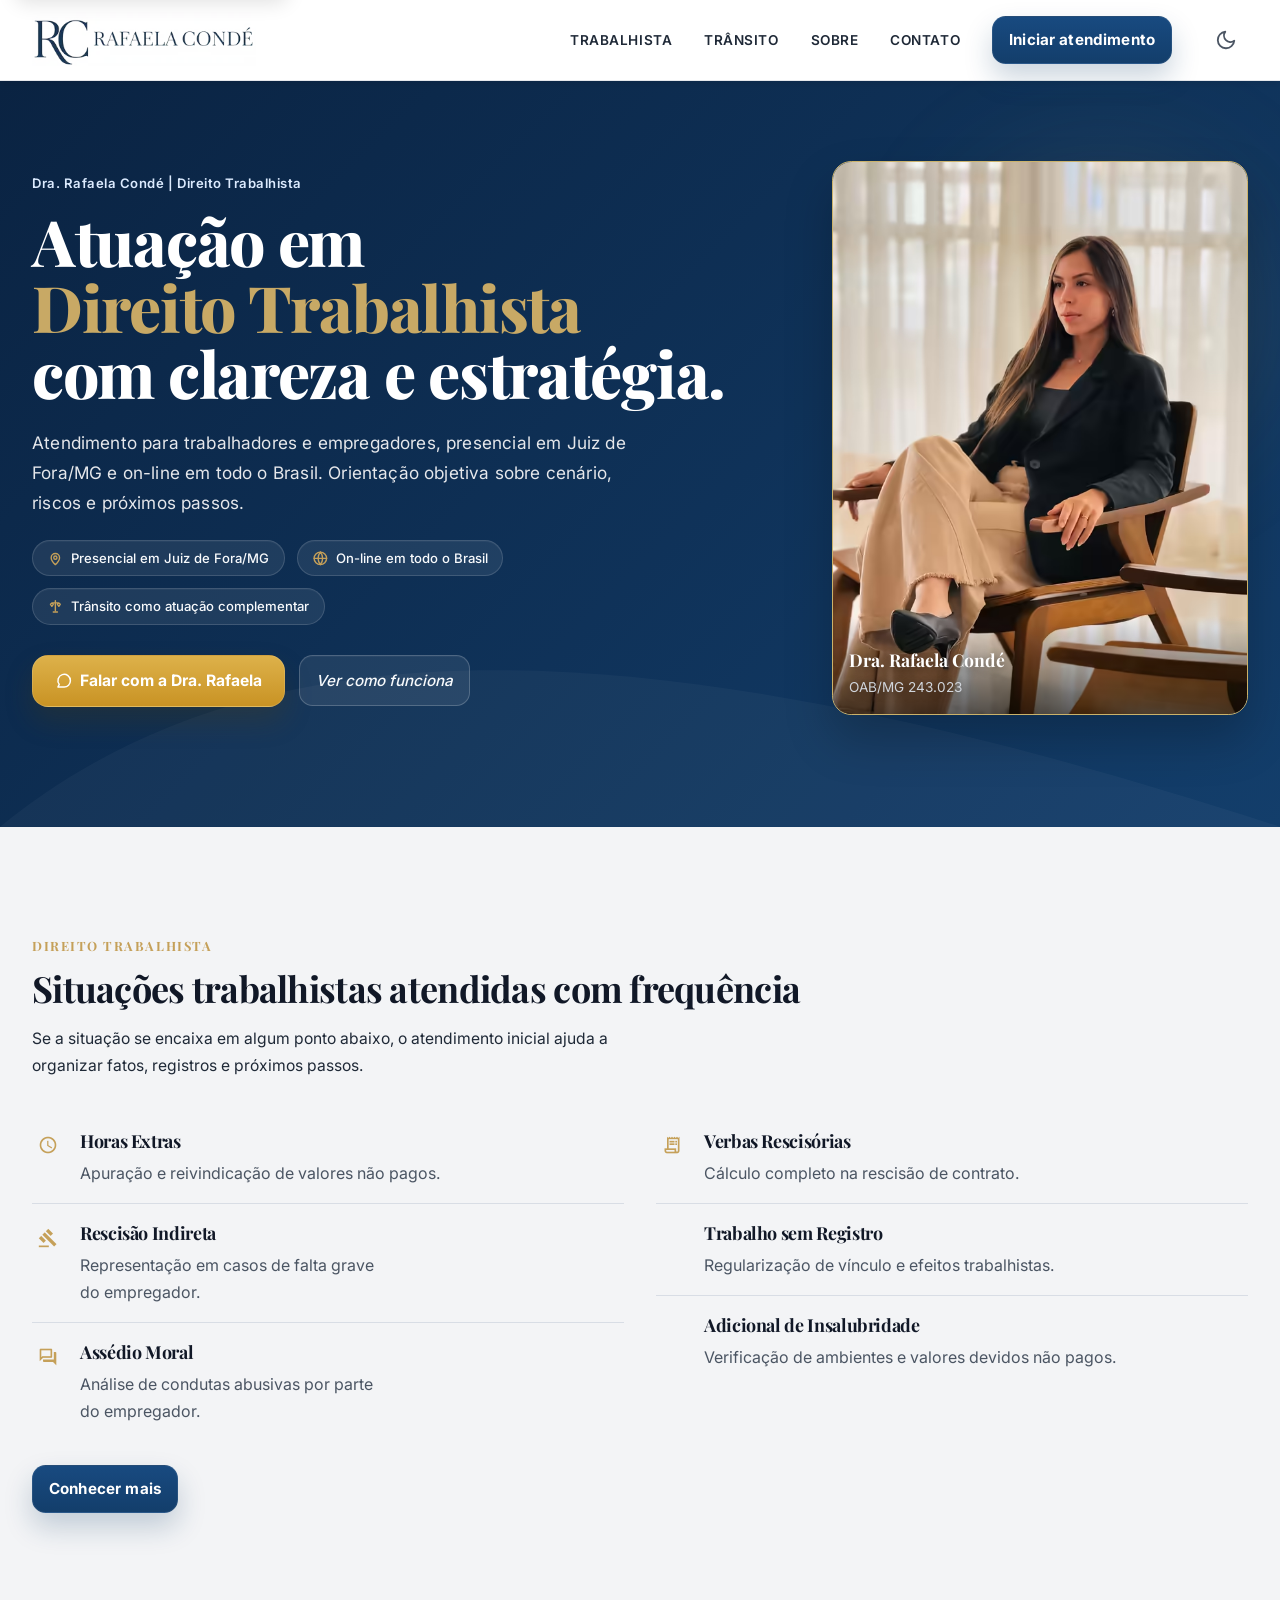
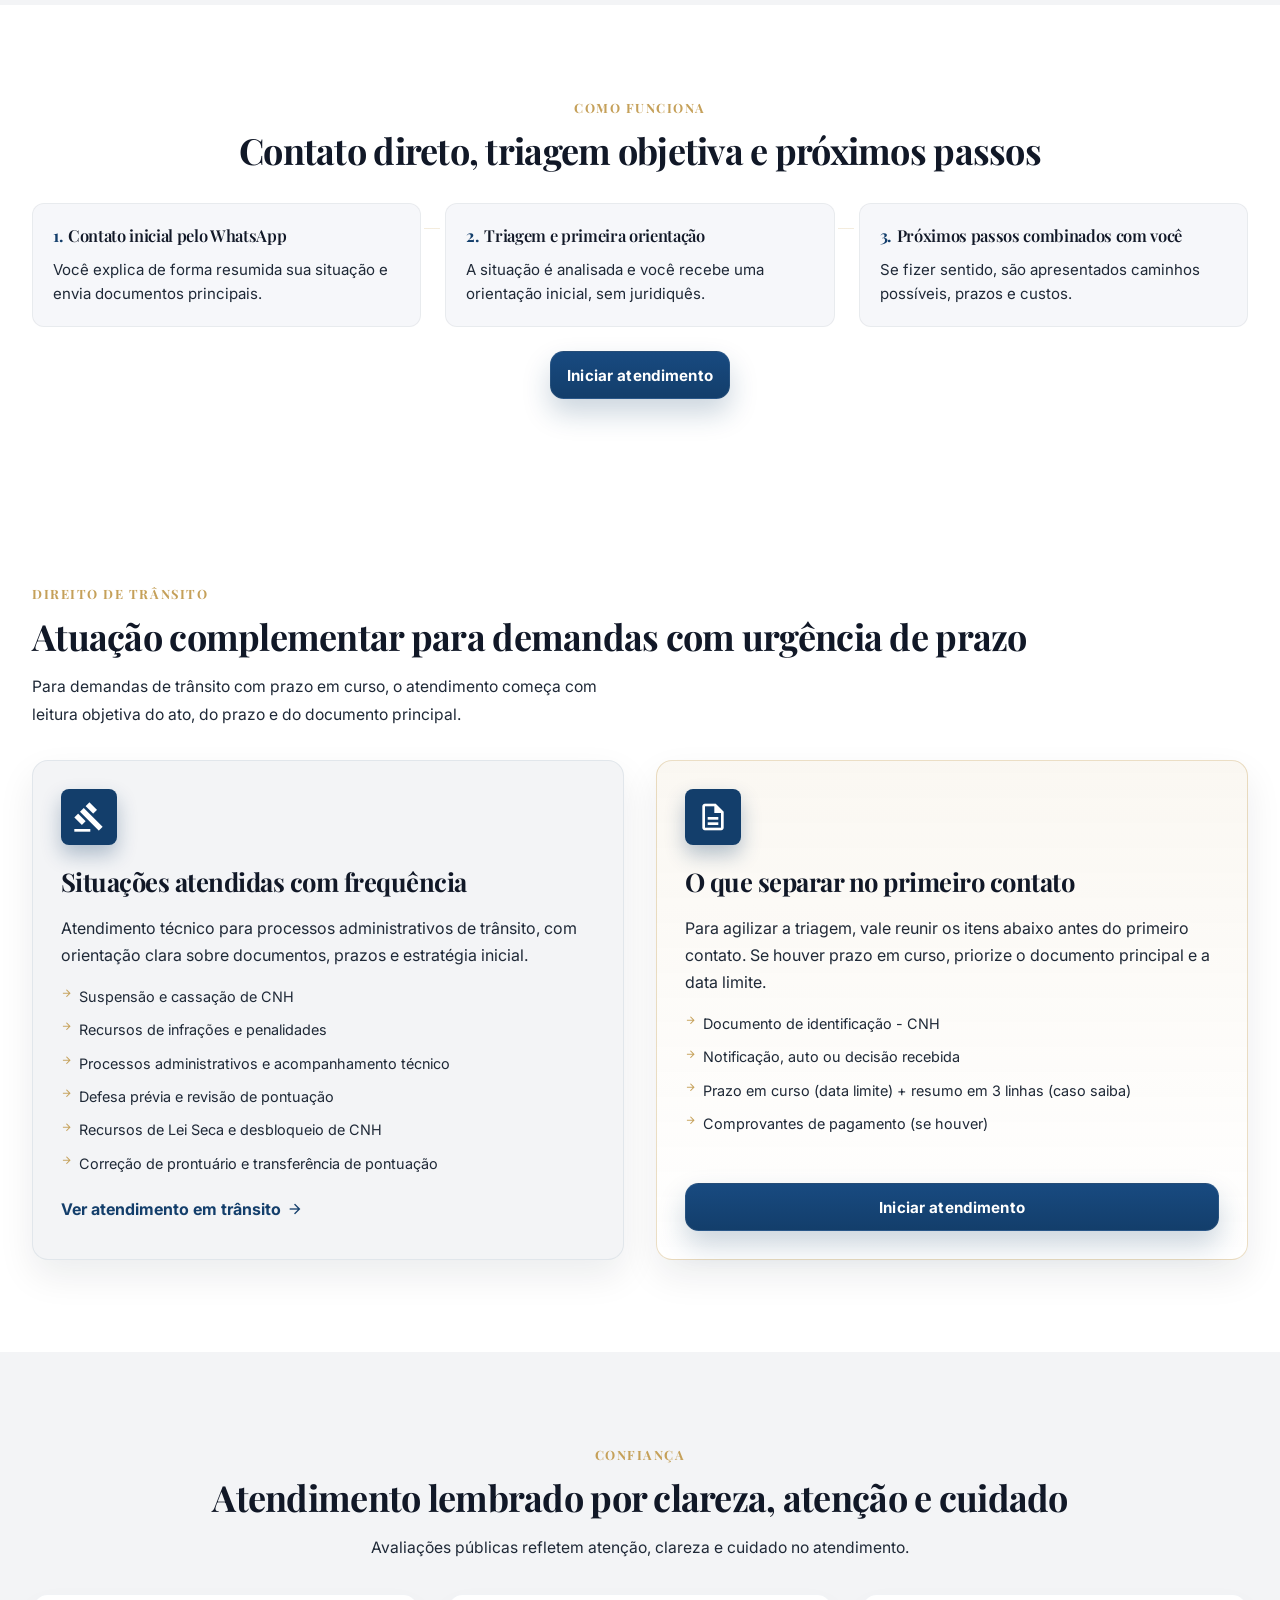
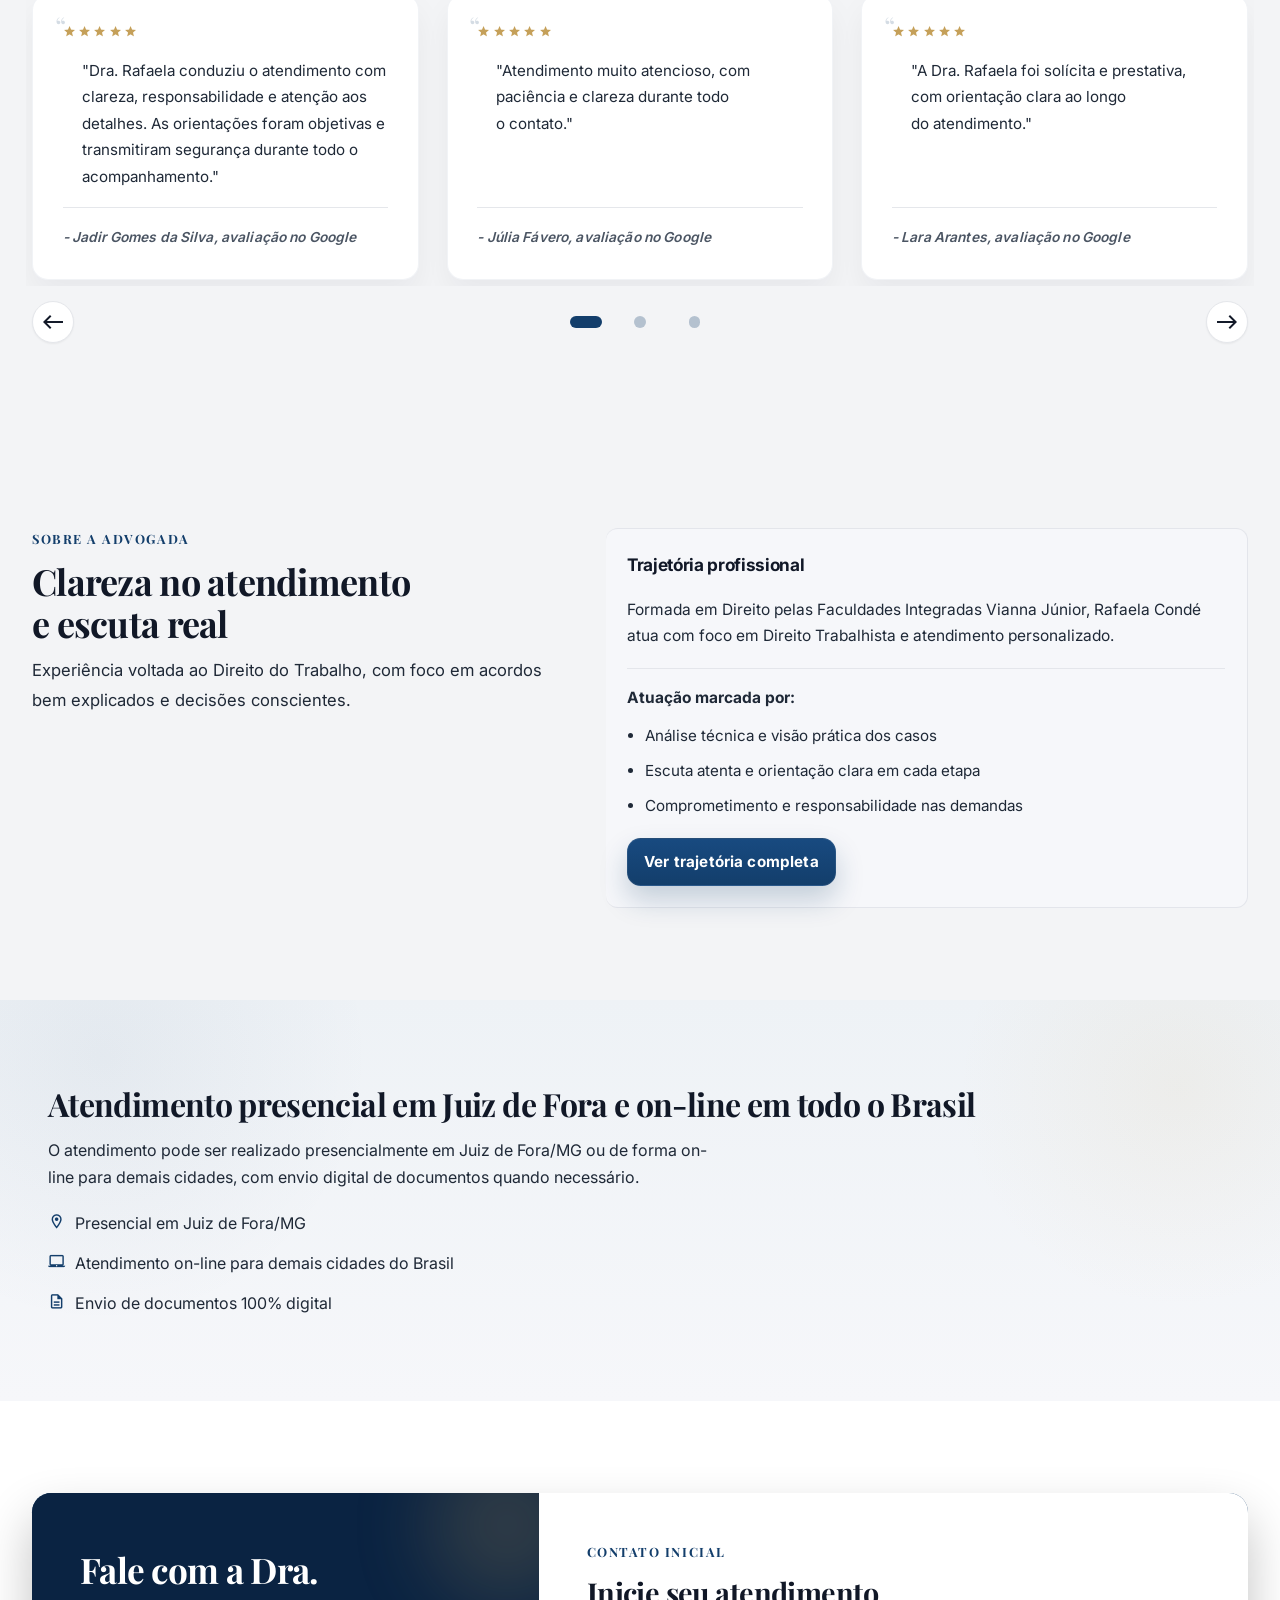
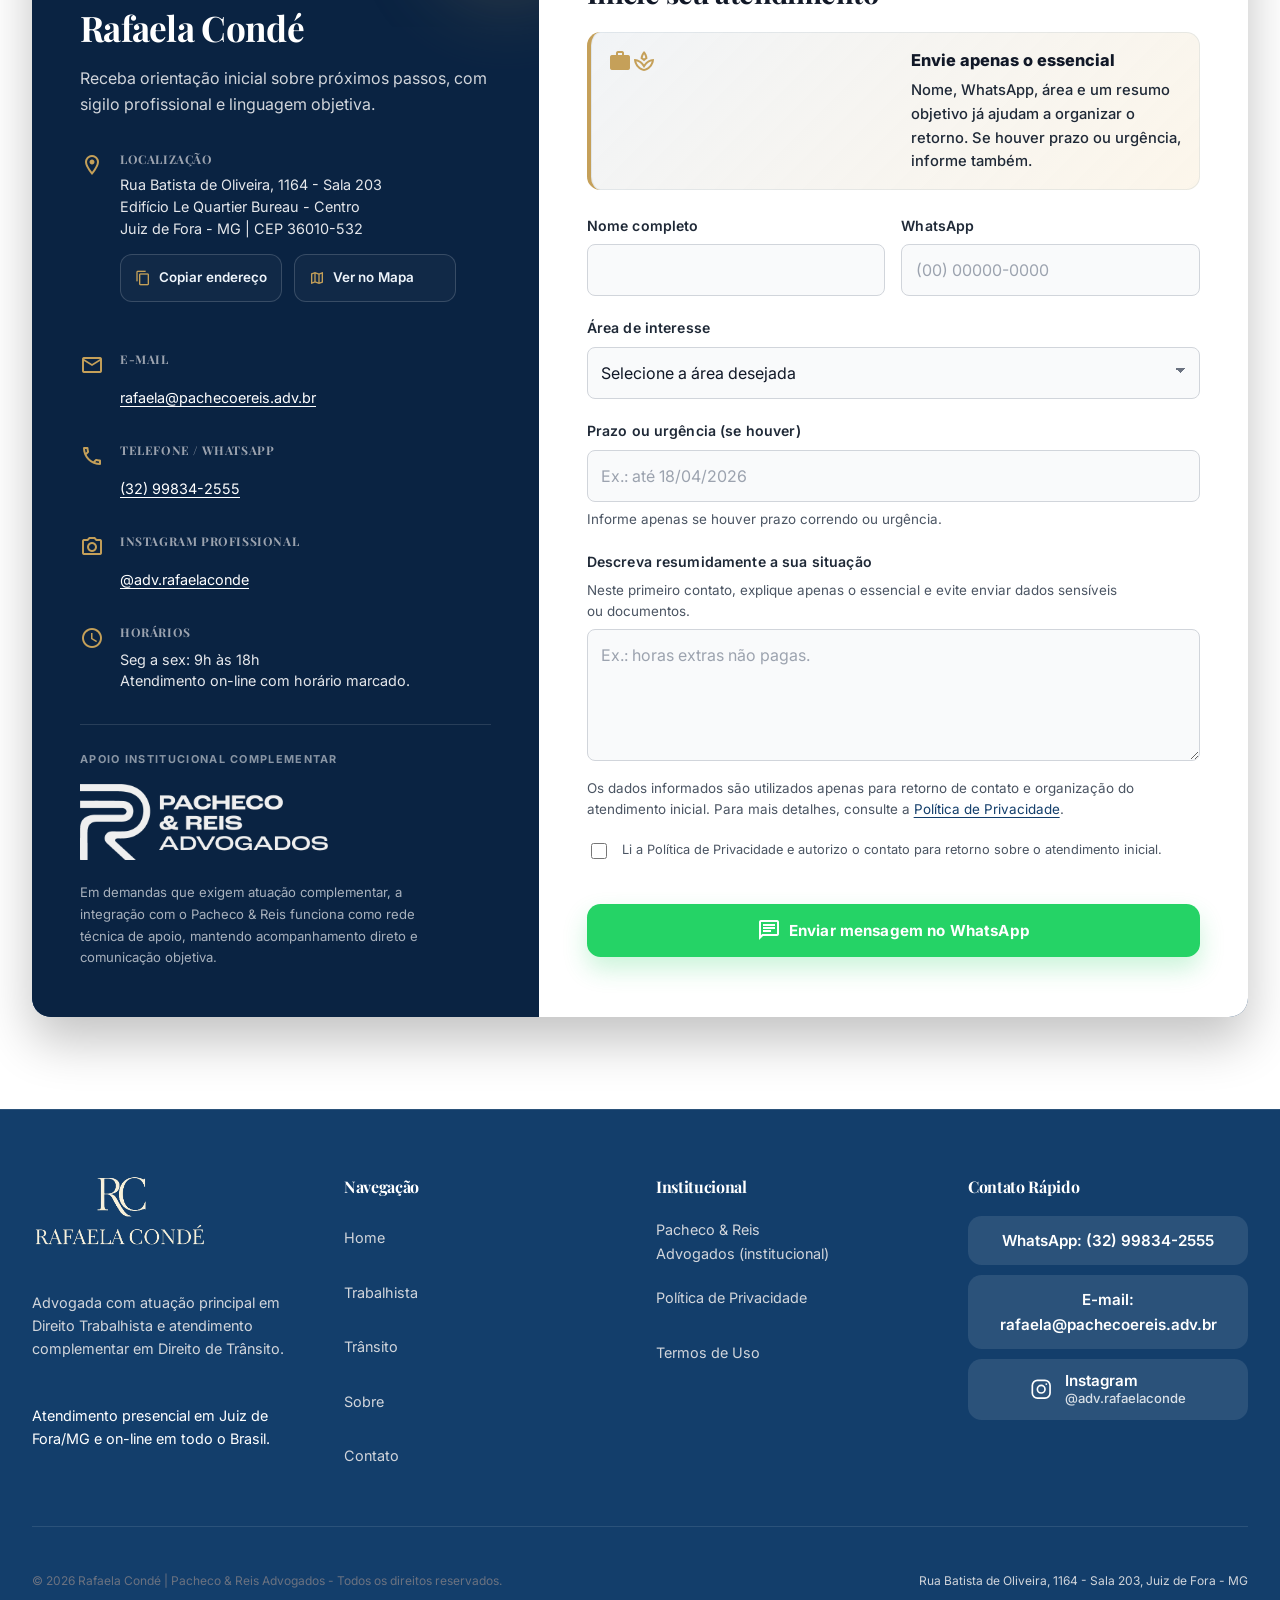
<file: index.html>
<!DOCTYPE html>
<html lang="pt-BR">
  <head>
    <meta charset="utf-8" />
    <meta content="width=device-width, initial-scale=1.0" name="viewport" />
    <meta
      name="description"
      content="Atendimento em Direito Trabalhista para trabalhadores e empresas, presencial em Juiz de Fora/MG e on-line em todo o Brasil. Atuação complementar em Direito de Trânsito."
    />
    <meta name="theme-color" content="#133E6B" />
    <link rel="canonical" href="https://rafaelaconde.adv.br/" />
    <meta
      property="og:title"
      content="Dra. Rafaela Condé | Advogada Trabalhista em Juiz de Fora/MG"
    />
    <meta
      property="og:description"
      content="Atendimento em Direito Trabalhista para trabalhadores e empresas, presencial em Juiz de Fora/MG e on-line em todo o Brasil."
    />
    <meta property="og:type" content="website" />
    <meta property="og:url" content="https://rafaelaconde.adv.br/" />
    <meta property="og:image" content="https://rafaelaconde.adv.br/assets/images/rafaela.JPG.jpeg" />
    <meta property="og:image:alt" content="Retrato profissional da Dra. Rafaela Condé" />
    <meta property="og:image:type" content="image/jpeg" />
    <meta name="twitter:card" content="summary_large_image" />
    <meta name="twitter:image" content="https://rafaelaconde.adv.br/assets/images/rafaela.JPG.jpeg" />
    <meta name="twitter:image:alt" content="Retrato profissional da Dra. Rafaela Condé" />
    <title>Dra. Rafaela Condé | Advogada Trabalhista em Juiz de Fora/MG</title>
    <link href="assets/images/favicon.png" rel="icon" type="image/png" />
        <link
      rel="preload"
      href="assets/fonts/Inter/Inter-VariableFont_opsz,wght.ttf"
      as="font"
      type="font/ttf"
      crossorigin
    />
    <link
      rel="preload"
      href="assets/fonts/Playfair_Display/PlayfairDisplay-VariableFont_wght.ttf"
      as="font"
      type="font/ttf"
      crossorigin
    />
    <link href="assets/css/styles.css?v=20261021-1" rel="stylesheet" />
    <script>
      (() => {
        const GA_ID = "G-N1Q726MW35";
        const ICONS_HREF = "https://fonts.googleapis.com/icon?family=Material+Icons+Outlined";
        const analyticsEnabled = ["rafaelaconde.adv.br", "www.rafaelaconde.adv.br"].includes(window.location.hostname);
        const contactPage = "home";
        const directPositions = new Set(["header_desktop","header_mobile","hero","services","traffic_card","contact_section","footer","mobile_fixed"]);
        let didLoad = false;
        window.dataLayer = window.dataLayer || [];
        window.gtag = window.gtag || function gtag() { window.dataLayer.push(arguments); };
        if (analyticsEnabled) window.gtag("js", new Date());

        const loadDeferredThirdParties = () => {
          if (didLoad) {
            return;
          }

          didLoad = true;
          const iconsLink = document.createElement("link");
          iconsLink.rel = "stylesheet";
          iconsLink.href = ICONS_HREF;
          document.head.appendChild(iconsLink);

          if (!analyticsEnabled || window["ga-disable-" + GA_ID] === true) return;
          // Queue configuration before any custom event, even before gtag.js loads.
          window.gtag("config", GA_ID, { transport_type: "beacon" });
          const gaScript = document.createElement("script");
          gaScript.async = true;
          gaScript.src = `https://www.googletagmanager.com/gtag/js?id=${GA_ID}`;
          document.head.appendChild(gaScript);
        };

        const triggerLoad = () => {
          loadDeferredThirdParties();
          interactionEvents.forEach((eventName) => {
            window.removeEventListener(eventName, triggerLoad, interactionOptions);
          });
        };

        // Only fixed, allowlisted metadata; never read form values or the link URL.
        window.trackContactIntent = (position, route) => {
          if (!analyticsEnabled || window["ga-disable-" + GA_ID] === true) return;
          if (!((route === "direct" && directPositions.has(position)) ||
                (route === "form" && position === "contact_form" && contactPage === "home"))) return;
          try {
            triggerLoad();
            window.gtag("event", "contact_intent", {
              send_to: GA_ID,
              contact_page: contactPage,
              cta_position: position,
              contact_route: route
            });
          } catch (_) {
            // Analytics must not interrupt contact navigation.
          }
        };
        document.addEventListener("click", (event) => {
          const link = event.target instanceof Element ? event.target.closest("a[data-analytics-cta]") : null;
          if (link) window.trackContactIntent(link.dataset.analyticsCta, "direct");
        }, true);

        const interactionEvents = ["pointerdown", "keydown", "touchstart", "scroll"];
        const interactionOptions = { passive: true, once: true };
        interactionEvents.forEach((eventName) => {
          window.addEventListener(eventName, triggerLoad, interactionOptions);
        });

        if ("requestIdleCallback" in window) {
          window.requestIdleCallback(triggerLoad, { timeout: 2500 });
          return;
        }

        window.setTimeout(triggerLoad, 2500);
      })();

    </script>
    <script type="application/ld+json">
      {
        "@context": "https://schema.org",
        "@type": "LegalService",
        "name": "Rafaela Conde Advogada",
        "image": "https://rafaelaconde.adv.br/assets/images/rafaela.JPG.jpeg",
        "sameAs": ["https://www.instagram.com/adv.rafaelaconde/"],
        "url": "https://rafaelaconde.adv.br/",
        "telephone": "+55-32-99834-2555",
        "email": "rafaela@pachecoereis.adv.br",
        "address": {
          "@type": "PostalAddress",
          "streetAddress": "Rua Batista de Oliveira, 1164 - Sala 203",
          "addressLocality": "Juiz de Fora",
          "addressRegion": "MG",
          "postalCode": "36010-532",
          "addressCountry": "BR"
        },
        "areaServed": [
          {
            "@type": "City",
            "name": "Juiz de Fora"
          },
          {
            "@type": "Country",
            "name": "Brasil"
          }
        ],
        "serviceType": ["Direito Trabalhista", "Direito de Trânsito"]
      }
    </script>
  </head>
  <body id="top">
    <a class="skip-link" href="#main-content">Pular para o conteúdo principal</a>
    <header class="site-header">
      <div class="container header-inner">
        <a class="brand" href="./" aria-label="Voltar para a página inicial">
          <picture>
<source
              sizes="(max-width: 1023px) 40vw, 14rem"
              srcset="
                assets/images/optimized/logo-light-320.webp 320w,
                assets/images/optimized/logo-light-640.webp 640w
              "
              type="image/webp"
            />
            <img
              alt=""
              aria-hidden="true"
              class="brand-logo-image logo-light"
              height="171"
              src="assets/images/min-logo-horizontal-light-rc-no-bg.png"
              width="689"
            />
          </picture>
          <picture>
<source
              sizes="(max-width: 1023px) 40vw, 14rem"
              srcset="
                assets/images/optimized/logo-dark-320.webp 320w,
                assets/images/optimized/logo-dark-640.webp 640w
              "
              type="image/webp"
            />
            <img
              alt=""
              aria-hidden="true"
              class="brand-logo-image logo-dark"
              height="170"
              src="assets/images/min-logo-horizontal-dark-rc-no-bg.png"
              width="700"
            />
          </picture>
          <span class="sr-only">Dra. Rafaela Condé | Pacheco &amp; Reis Advogados</span>
        </a>
        <nav aria-label="Navegação principal" class="desktop-nav">
          <a class="nav-link" href="direito-trabalhista/">Trabalhista</a>
          <a class="nav-link" href="direito-de-transito/">Trânsito</a>
          <a class="nav-link" href="sobre/">Sobre</a>
          <a class="nav-link" href="#contato">Contato</a>
          <a
            class="btn btn-primary btn-sm"
            data-analytics-cta="header_desktop"
            href="https://wa.me/5532998342555?text=Ol%C3%A1.%20Vi%20o%20site%20e%20gostaria%20de%20orienta%C3%A7%C3%A3o%20inicial%20sobre%20%5BTrabalhista%2FTr%C3%A2nsito%5D.%20Resumo%3A%20%5B3%20linhas%5D.%20Prazo%2Furg%C3%AAncia%3A%20%5Bse%20houver%5D."
            rel="noopener noreferrer"
            target="_blank"
          >
            Iniciar atendimento
          </a>
          <button
            aria-label="Alternar tema"
            class="theme-toggle"
            id="theme-toggle"
            type="button"
          >
            <span class="theme-icon theme-icon-dark" aria-hidden="true">
              <svg class="icon-svg" viewBox="0 0 24 24"><path d="M21 12.79A9 9 0 1 1 11.21 3a7 7 0 0 0 9.79 9.79Z" /></svg>
            </span>
            <span class="theme-icon theme-icon-light" aria-hidden="true">
              <svg class="icon-svg" viewBox="0 0 24 24"><circle cx="12" cy="12" r="4" /><path d="M12 2v2.5M12 19.5V22M4.93 4.93l1.77 1.77M17.3 17.3l1.77 1.77M2 12h2.5M19.5 12H22M4.93 19.07l1.77-1.77M17.3 6.7l1.77-1.77" /></svg>
            </span>
          </button>
        </nav>
        <button
          aria-controls="mobile-nav"
          aria-expanded="false"
          aria-label="Abrir menu de navegação"
          class="mobile-nav-toggle"
          id="mobile-nav-toggle"
          type="button"
        >
          <svg aria-hidden="true" class="icon-svg" viewBox="0 0 24 24"><path d="M4 7h16M4 12h16M4 17h16" /></svg>
        </button>
      </div>
      <nav aria-label="Navegação mobile" class="mobile-nav" id="mobile-nav">
        <a class="mobile-nav-link" href="direito-trabalhista/">Trabalhista</a>
        <a class="mobile-nav-link" href="direito-de-transito/">Trânsito</a>
        <a class="mobile-nav-link" href="sobre/">Sobre</a>
        <a class="mobile-nav-link" href="#contato">Contato</a>
        <a
          class="btn btn-primary btn-sm mobile-nav-cta"
          data-analytics-cta="header_mobile"
          href="https://wa.me/5532998342555?text=Ol%C3%A1.%20Vi%20o%20site%20e%20gostaria%20de%20orienta%C3%A7%C3%A3o%20inicial%20sobre%20%5BTrabalhista%2FTr%C3%A2nsito%5D.%20Resumo%3A%20%5B3%20linhas%5D.%20Prazo%2Furg%C3%AAncia%3A%20%5Bse%20houver%5D."
          rel="noopener noreferrer"
          target="_blank"
        >
          Iniciar atendimento
        </a>
      </nav>
    </header>

    <main id="main-content">
      <section class="hero">
        <div class="hero-wave">
          <svg class="hero-wave-svg" preserveAspectRatio="none" viewBox="0 0 100 100">
            <path d="M0 100 C 20 0 50 0 100 100 Z" fill="white"></path>
          </svg>
        </div>
        <div class="container hero-content">
          <div class="hero-copy">
            <div class="hero-badge">Dra. Rafaela Condé | Direito Trabalhista</div>
            <h1 class="hero-title">
              <span class="hero-title-line">Atuação em</span>
              <span class="hero-title-line accent hero-title-keyword">Direito Trabalhista</span>
              <span class="hero-title-line">com clareza e estratégia.</span>
            </h1>
            <p class="hero-role">
              Atendimento para trabalhadores e empregadores, presencial em Juiz de Fora/MG e
              on-line em todo o Brasil. Orientação objetiva sobre cenário, riscos e próximos
              passos.
            </p>
            <div class="hero-trust-pills" aria-label="Diferenciais de atendimento">
              <span class="hero-trust-pill">
                <svg aria-hidden="true" class="icon-svg" viewBox="0 0 24 24"><path d="M12 21s-6-5.6-6-10a6 6 0 0 1 12 0c0 4.4-6 10-6 10Z" /><circle cx="12" cy="11" r="2.3" /></svg>
                <span>Presencial em Juiz de Fora/MG</span>
              </span>
              <span class="hero-trust-pill">
                <svg aria-hidden="true" class="icon-svg" viewBox="0 0 24 24"><circle cx="12" cy="12" r="9" /><path d="M3 12h18M12 3a14 14 0 0 1 0 18M12 3a14 14 0 0 0 0 18" /></svg>
                <span>On-line em todo o Brasil</span>
              </span>
              <span class="hero-trust-pill">
                <svg aria-hidden="true" class="icon-svg" viewBox="0 0 24 24"><path d="M12 4v14M7 7h10M5 9l2-2 2 2-2 3-2-3Zm10 0 2-2 2 2-2 3-2-3ZM9 20h6" /></svg>
                <span>Trânsito como atuação complementar</span>
              </span>
            </div>
            <div class="hero-actions">
              <a
                class="btn btn-lg hero-primary-cta"
                data-analytics-cta="hero"
                href="https://wa.me/5532998342555?text=Ol%C3%A1.%20Vi%20o%20site%20e%20gostaria%20de%20orienta%C3%A7%C3%A3o%20inicial%20sobre%20%5BTrabalhista%2FTr%C3%A2nsito%5D.%20Resumo%3A%20%5B3%20linhas%5D.%20Prazo%2Furg%C3%AAncia%3A%20%5Bse%20houver%5D."
                rel="noopener noreferrer"
                target="_blank"
              >
                <svg aria-hidden="true" class="icon-svg" viewBox="0 0 24 24"><path d="M21 12a8.5 8.5 0 0 1-8.5 8.5H4l1.8-3.6A8.5 8.5 0 1 1 21 12Z" /></svg>
                <span>Falar com a Dra. Rafaela</span>
              </a>
              <a class="hero-secondary-cta" href="#como-funciona">Ver como funciona</a>
            </div>
          </div>
          <div class="hero-media">
            <div class="hero-glow"></div>
            <div class="hero-portrait">
              <picture>
                <source
                  sizes="(max-width: 767px) 72vw, (max-width: 1023px) 42vw, 26rem"
                  srcset="
                    assets/images/optimized/hero-home-640.avif 640w,
                    assets/images/optimized/hero-home-960.avif 960w,
                    assets/images/optimized/hero-home-1280.avif 1280w
                  "
                  type="image/avif"
                />
                <source
                  sizes="(max-width: 767px) 72vw, (max-width: 1023px) 42vw, 26rem"
                  srcset="
                    assets/images/optimized/hero-home-640.webp 640w,
                    assets/images/optimized/hero-home-960.webp 960w,
                    assets/images/optimized/hero-home-1280.webp 1280w
                  "
                  type="image/webp"
                />
                <img
                  alt="Retrato profissional da Dra. Rafaela Condé"
                  decoding="async"
                  fetchpriority="high"
                  height="1280"
                  src="assets/images/optimized/hero-home-960.webp"
                  width="960"
                />
              </picture>
              <div class="hero-portrait-overlay"></div>
              <div class="hero-caption">
                <p class="hero-caption-name">Dra. Rafaela Condé</p>
                <p class="hero-caption-role">OAB/MG 243.023</p>
              </div>
            </div>
          </div>
        </div>
      </section>

      <section class="section section-soft" id="situacoes">
        <div class="container">
          <header class="section-header section-header-left compact">
            <p class="section-kicker">Direito Trabalhista</p>
            <h2 class="section-title">Situações trabalhistas atendidas com frequência</h2>
            <p class="section-summary">
              Se a situação se encaixa em algum ponto abaixo, o atendimento inicial ajuda a
              organizar fatos, registros e próximos passos.
            </p>
          </header>
          <div
            class="topics-grid"
            data-reveal
            aria-label="Situações trabalhistas atendidas com frequência"
          >
            <ul class="topics-col">
              <li class="topic-item topic-reveal-item">
                <div class="topic-icon" aria-hidden="true">
                  <span class="material-icons-outlined">schedule</span>
                </div>
                <div class="topic-body">
                  <h3 class="topic-title">Horas Extras</h3>
                  <p class="topic-desc">Apuração e reivindicação de valores não pagos.</p>
                </div>
              </li>
              <li class="topic-item topic-reveal-item">
                <div class="topic-icon" aria-hidden="true">
                  <span class="material-icons-outlined">gavel</span>
                </div>
                <div class="topic-body">
                  <h3 class="topic-title">Rescisão Indireta</h3>
                  <p class="topic-desc">
                    Representação em casos de falta grave do empregador.
                  </p>
                </div>
              </li>
              <li class="topic-item topic-reveal-item">
                <div class="topic-icon" aria-hidden="true">
                  <span class="material-icons-outlined">forum</span>
                </div>
                <div class="topic-body">
                  <h3 class="topic-title">Assédio Moral</h3>
                  <p class="topic-desc">Análise de condutas abusivas por parte do empregador.</p>
                </div>
              </li>
            </ul>
            <ul class="topics-col">
              <li class="topic-item topic-reveal-item">
                <div class="topic-icon" aria-hidden="true">
                  <span class="material-icons-outlined">receipt_long</span>
                </div>
                <div class="topic-body">
                  <h3 class="topic-title">Verbas Rescisórias</h3>
                  <p class="topic-desc">Cálculo completo na rescisão de contrato.</p>
                </div>
              </li>
              <li class="topic-item topic-reveal-item">
                <div class="topic-icon" aria-hidden="true">
                  <span class="material-icons-outlined">badge</span>
                </div>
                <div class="topic-body">
                  <h3 class="topic-title">Trabalho sem Registro</h3>
                  <p class="topic-desc">Regularização de vínculo e efeitos trabalhistas.</p>
                </div>
              </li>
              <li class="topic-item topic-reveal-item">
                <div class="topic-icon" aria-hidden="true">
                  <span class="material-icons-outlined">health_and_safety</span>
                </div>
                <div class="topic-body">
                  <h3 class="topic-title">Adicional de Insalubridade</h3>
                  <p class="topic-desc">
                    Verificação de ambientes e valores devidos não pagos.
                  </p>
                </div>
              </li>
            </ul>
          </div>
          <div class="section-actions section-actions-left">
            <a class="btn btn-primary btn-sm" href="direito-trabalhista/#triagem-detalhada">
              Conhecer mais
            </a>
          </div>
        </div>
      </section>

      <section class="section section-contrast" id="como-funciona">
        <div class="container">
          <header class="section-header compact">
            <p class="section-kicker">Como Funciona</p>
            <h2 class="section-title">Contato direto, triagem objetiva e próximos passos</h2>
          </header>
          <div class="step-grid">
            <article class="step-card">
              <h3 class="step-card-title">
                <span class="step-card-index">1.</span>
                Contato inicial pelo WhatsApp
              </h3>
              <p class="step-card-text">
                Você explica de forma resumida sua situação e envia documentos principais.
              </p>
            </article>
            <article class="step-card">
              <h3 class="step-card-title">
                <span class="step-card-index">2.</span>
                Triagem e primeira orientação
              </h3>
              <p class="step-card-text">
                A situação é analisada e você recebe uma orientação inicial, sem juridiquês.
              </p>
            </article>
            <article class="step-card">
              <h3 class="step-card-title">
                <span class="step-card-index">3.</span>
                Próximos passos combinados com você
              </h3>
              <p class="step-card-text">
                Se fizer sentido, são apresentados caminhos possíveis, prazos e custos.
              </p>
            </article>
          </div>
          <div class="section-actions">
            <a
              class="btn btn-primary btn-sm"
              data-analytics-cta="services"
              href="https://wa.me/5532998342555?text=Ol%C3%A1.%20Vi%20o%20site%20e%20gostaria%20de%20orienta%C3%A7%C3%A3o%20inicial%20sobre%20%5BTrabalhista%2FTr%C3%A2nsito%5D.%20Resumo%3A%20%5B3%20linhas%5D.%20Prazo%2Furg%C3%AAncia%3A%20%5Bse%20houver%5D."
              rel="noopener noreferrer"
              target="_blank"
            >
              Iniciar atendimento
            </a>
          </div>
        </div>
      </section>

      <section class="section services" id="transito-home">
        <div class="container">
          <header class="section-header section-header-left compact">
            <p class="section-kicker">Direito de Trânsito</p>
            <h2 class="section-title">Atuação complementar para demandas com urgência de prazo</h2>
            <p class="section-summary">
              Para demandas de trânsito com prazo em curso, o atendimento começa com leitura
              objetiva do ato, do prazo e do documento principal.
            </p>
          </header>
          <div class="service-grid" aria-label="Resumo do atendimento em Direito de Trânsito">
            <article class="service-card">
              <div class="service-icon-wrap">
                <span aria-hidden="true" class="material-icons-outlined">gavel</span>
              </div>
              <h3 class="service-title">Situações atendidas com frequência</h3>
              <p class="service-text">
                Atendimento técnico para processos administrativos de trânsito, com orientação
                clara sobre documentos, prazos e estratégia inicial.
              </p>
              <ul class="arrow-list" aria-label="Situações atendidas com frequência em trânsito">
                <li>
                  <span aria-hidden="true" class="material-icons-outlined">arrow_forward</span>
                  <span>Suspensão e cassação de CNH</span>
                </li>
                <li>
                  <span aria-hidden="true" class="material-icons-outlined">arrow_forward</span>
                  <span>Recursos de infrações e penalidades</span>
                </li>
                <li>
                  <span aria-hidden="true" class="material-icons-outlined">arrow_forward</span>
                  <span>Processos administrativos e acompanhamento técnico</span>
                </li>
                <li>
                  <span aria-hidden="true" class="material-icons-outlined">arrow_forward</span>
                  <span>Defesa prévia e revisão de pontuação</span>
                </li>
                <li>
                  <span aria-hidden="true" class="material-icons-outlined">arrow_forward</span>
                  <span>Recursos de Lei Seca e desbloqueio de CNH</span>
                </li>
                <li>
                  <span aria-hidden="true" class="material-icons-outlined">arrow_forward</span>
                  <span>Correção de prontuário e transferência de pontuação</span>
                </li>
              </ul>
              <a class="service-link" href="direito-de-transito/">
                Ver atendimento em trânsito
                <span aria-hidden="true" class="material-icons-outlined">arrow_forward</span>
              </a>
            </article>
            <article class="service-card service-card-primary">
              <div class="service-icon-wrap">
                <span aria-hidden="true" class="material-icons-outlined">description</span>
              </div>
              <h3 class="service-title">O que separar no primeiro contato</h3>
              <p class="service-text">
                Para agilizar a triagem, vale reunir os itens abaixo antes do primeiro contato. Se
                houver prazo em curso, priorize o documento principal e a data limite.
              </p>
              <ul class="arrow-list" aria-label="Documentos e informações úteis no primeiro contato">
                <li>
                  <span aria-hidden="true" class="material-icons-outlined">arrow_forward</span>
                  <span>Documento de identificação - CNH</span>
                </li>
                <li>
                  <span aria-hidden="true" class="material-icons-outlined">arrow_forward</span>
                  <span>Notificação, auto ou decisão recebida</span>
                </li>
                <li>
                  <span aria-hidden="true" class="material-icons-outlined">arrow_forward</span>
                  <span>Prazo em curso (data limite) + resumo em 3 linhas (caso saiba)</span>
                </li>
                <li>
                  <span aria-hidden="true" class="material-icons-outlined">arrow_forward</span>
                  <span>Comprovantes de pagamento (se houver)</span>
                </li>
              </ul>
              <a
                class="btn btn-primary btn-sm"
                data-analytics-cta="traffic_card"
                href="https://wa.me/5532998342555?text=Ol%C3%A1.%20Vi%20a%20p%C3%A1gina%20de%20Direito%20de%20Tr%C3%A2nsito%20e%20gostaria%20de%20orienta%C3%A7%C3%A3o%20inicial.%20Documento%20principal%3A%20%5Bnotifica%C3%A7%C3%A3o%2Fauto%2Fdecis%C3%A3o%5D.%20Data%20limite%3A%20%5Bdd%2Fmm%2Faaaa%2C%20se%20houver%5D.%20Resumo%3A%20%5B3%20linhas%5D."
                rel="noopener noreferrer"
                target="_blank"
              >
                Iniciar atendimento
              </a>
            </article>
          </div>
        </div>
      </section>

      <section class="section testimonials">
        <div class="container">
          <header class="section-header compact">
            <p class="section-kicker">Confiança</p>
            <h2 class="section-title">Atendimento lembrado por clareza, atenção e cuidado</h2>
            <p class="section-summary">
              Avaliações públicas refletem atenção, clareza e cuidado no atendimento.
            </p>
          </header>
          <div aria-label="Depoimentos de clientes" class="testimonial-carousel" role="region">
            <div class="testimonial-carousel-viewport">
              <div class="testimonial-track" id="testimonial-track">
                <article class="testimonial-card">
                  <div aria-label="5 de 5 estrelas" class="stars">
                    <span class="material-icons-outlined">star</span>
                    <span class="material-icons-outlined">star</span>
                    <span class="material-icons-outlined">star</span>
                    <span class="material-icons-outlined">star</span>
                    <span class="material-icons-outlined">star</span>
                  </div>
                  <div class="testimonial-text-wrap">
                    <p class="testimonial-text">
                      "Dra. Rafaela conduziu o atendimento com clareza, responsabilidade e atenção
                      aos detalhes. As orientações foram objetivas e transmitiram segurança durante
                      todo o acompanhamento."
                    </p>
                    <button
                      aria-expanded="false"
                      class="testimonial-toggle"
                      hidden
                      type="button"
                    >
                      Ver mais
                    </button>
                  </div>
                  <p class="testimonial-author">- Jadir Gomes da Silva, avaliação no Google</p>
                </article>
                <article class="testimonial-card">
                  <div aria-label="5 de 5 estrelas" class="stars">
                    <span class="material-icons-outlined">star</span>
                    <span class="material-icons-outlined">star</span>
                    <span class="material-icons-outlined">star</span>
                    <span class="material-icons-outlined">star</span>
                    <span class="material-icons-outlined">star</span>
                  </div>
                  <div class="testimonial-text-wrap">
                    <p class="testimonial-text">
                      "Atendimento muito atencioso, com paciência e clareza durante todo o
                      contato."
                    </p>
                    <button
                      aria-expanded="false"
                      class="testimonial-toggle"
                      hidden
                      type="button"
                    >
                      Ver mais
                    </button>
                  </div>
                  <p class="testimonial-author">- Júlia Fávero, avaliação no Google</p>
                </article>
                <article class="testimonial-card">
                  <div aria-label="5 de 5 estrelas" class="stars">
                    <span class="material-icons-outlined">star</span>
                    <span class="material-icons-outlined">star</span>
                    <span class="material-icons-outlined">star</span>
                    <span class="material-icons-outlined">star</span>
                    <span class="material-icons-outlined">star</span>
                  </div>
                  <div class="testimonial-text-wrap">
                    <p class="testimonial-text">
                      "A Dra. Rafaela foi solícita e prestativa, com orientação clara ao longo do
                      atendimento."
                    </p>
                    <button
                      aria-expanded="false"
                      class="testimonial-toggle"
                      hidden
                      type="button"
                    >
                      Ver mais
                    </button>
                  </div>
                  <p class="testimonial-author">- Lara Arantes, avaliação no Google</p>
                </article>
                <article class="testimonial-card">
                  <div aria-label="5 de 5 estrelas" class="stars">
                    <span class="material-icons-outlined">star</span>
                    <span class="material-icons-outlined">star</span>
                    <span class="material-icons-outlined">star</span>
                    <span class="material-icons-outlined">star</span>
                    <span class="material-icons-outlined">star</span>
                  </div>
                  <div class="testimonial-text-wrap">
                    <p class="testimonial-text">
                      "Atendimento atencioso e organizado, conduzido com cuidado e competência."
                    </p>
                    <button
                      aria-expanded="false"
                      class="testimonial-toggle"
                      hidden
                      type="button"
                    >
                      Ver mais
                    </button>
                  </div>
                  <p class="testimonial-author">- Ricardo Bastos, avaliação no Google</p>
                </article>
                <article class="testimonial-card">
                  <div aria-label="5 de 5 estrelas" class="stars">
                    <span class="material-icons-outlined">star</span>
                    <span class="material-icons-outlined">star</span>
                    <span class="material-icons-outlined">star</span>
                    <span class="material-icons-outlined">star</span>
                    <span class="material-icons-outlined">star</span>
                  </div>
                  <div class="testimonial-text-wrap">
                    <p class="testimonial-text">
                      "Recebi orientações claras na análise do meu caso, com atendimento que
                      transmitiu credibilidade e confiança."
                    </p>
                    <button
                      aria-expanded="false"
                      class="testimonial-toggle"
                      hidden
                      type="button"
                    >
                      Ver mais
                    </button>
                  </div>
                  <p class="testimonial-author">- Leandro Henrique, avaliação no Google</p>
                </article>
                <article class="testimonial-card">
                  <div aria-label="5 de 5 estrelas" class="stars">
                    <span class="material-icons-outlined">star</span>
                    <span class="material-icons-outlined">star</span>
                    <span class="material-icons-outlined">star</span>
                    <span class="material-icons-outlined">star</span>
                    <span class="material-icons-outlined">star</span>
                  </div>
                  <div class="testimonial-text-wrap">
                    <p class="testimonial-text">
                      "A Dra. Rafaela me atendeu com atenção e explicou com clareza os próximos
                      passos da minha demanda."
                    </p>
                    <button
                      aria-expanded="false"
                      class="testimonial-toggle"
                      hidden
                      type="button"
                    >
                      Ver mais
                    </button>
                  </div>
                  <p class="testimonial-author">- Priscila Brianezi, avaliação no Google</p>
                </article>
                <article class="testimonial-card">
                  <div aria-label="5 de 5 estrelas" class="stars">
                    <span class="material-icons-outlined">star</span>
                    <span class="material-icons-outlined">star</span>
                    <span class="material-icons-outlined">star</span>
                    <span class="material-icons-outlined">star</span>
                    <span class="material-icons-outlined">star</span>
                  </div>
                  <div class="testimonial-text-wrap">
                    <p class="testimonial-text">
                      "A Dra. Rafaela me auxiliou com sensibilidade, organização e atenção durante
                      o processo, o que me deixou mais segura no atendimento."
                    </p>
                    <button
                      aria-expanded="false"
                      class="testimonial-toggle"
                      hidden
                      type="button"
                    >
                      Ver mais
                    </button>
                  </div>
                  <p class="testimonial-author">- Caroline Salgado, avaliação no Google</p>
                </article>
                <article class="testimonial-card">
                  <div aria-label="5 de 5 estrelas" class="stars">
                    <span class="material-icons-outlined">star</span>
                    <span class="material-icons-outlined">star</span>
                    <span class="material-icons-outlined">star</span>
                    <span class="material-icons-outlined">star</span>
                    <span class="material-icons-outlined">star</span>
                  </div>
                  <div class="testimonial-text-wrap">
                    <p class="testimonial-text">
                      "Atendimento atencioso e educado, com respostas claras e paciência para
                      esclarecer as dúvidas."
                    </p>
                    <button
                      aria-expanded="false"
                      class="testimonial-toggle"
                      hidden
                      type="button"
                    >
                      Ver mais
                    </button>
                  </div>
                  <p class="testimonial-author">- Vitor Souza, avaliação no Google</p>
                </article>
                <article class="testimonial-card">
                  <div aria-label="5 de 5 estrelas" class="stars">
                    <span class="material-icons-outlined">star</span>
                    <span class="material-icons-outlined">star</span>
                    <span class="material-icons-outlined">star</span>
                    <span class="material-icons-outlined">star</span>
                    <span class="material-icons-outlined">star</span>
                  </div>
                  <div class="testimonial-text-wrap">
                    <p class="testimonial-text">
                      "Dra. Rafaela foi muito atenciosa e conduziu o atendimento com bastante
                      cuidado."
                    </p>
                    <button
                      aria-expanded="false"
                      class="testimonial-toggle"
                      hidden
                      type="button"
                    >
                      Ver mais
                    </button>
                  </div>
                  <p class="testimonial-author">- Paula Fávero, avaliação no Google</p>
                </article>
              </div>
            </div>
            <div class="testimonial-carousel-footer">
              <button
                aria-controls="testimonial-track"
                aria-label="Ver depoimentos anteriores"
                class="testimonial-control"
                id="testimonial-prev"
                type="button"
              >
                <span class="material-icons-outlined">west</span>
              </button>
              <div
                aria-label="Paginação dos depoimentos"
                class="testimonial-dots"
                id="testimonial-dots"
              ></div>
              <button
                aria-controls="testimonial-track"
                aria-label="Ver próximos depoimentos"
                class="testimonial-control"
                id="testimonial-next"
                type="button"
              >
                <span class="material-icons-outlined">east</span>
              </button>
            </div>
          </div>
        </div>
      </section>

      <section class="section about about-home">
        <div class="container about-layout">
          <div class="about-content">
            <div class="about-home-copy">
              <p class="section-kicker">Sobre a Advogada</p>
              <h2 class="section-title">Clareza no atendimento e escuta real</h2>
              <p class="section-description about-home-summary">
                Experiência voltada ao Direito do Trabalho, com foco em acordos bem explicados e
                decisões conscientes.
              </p>
            </div>
            <div class="about-card-frame">
              <article class="about-card">
                <h3 class="about-card-title">Trajetória profissional</h3>
                <p>
                  Formada em Direito pelas Faculdades Integradas Vianna Júnior, Rafaela Condé atua
                  com foco em Direito Trabalhista e atendimento personalizado.
                </p>
                <div class="about-home-card-section">
                  <p class="about-home-card-label">Atuação marcada por:</p>
                  <ul class="about-home-card-list">
                    <li>Análise técnica e visão prática dos casos</li>
                    <li>Escuta atenta e orientação clara em cada etapa</li>
                    <li>Comprometimento e responsabilidade nas demandas</li>
                  </ul>
                </div>
                <a class="btn btn-primary btn-sm" href="sobre/">Ver trajetória completa</a>
              </article>
            </div>
          </div>
        </div>
      </section>

      <section class="section section-soft service-presence">
        <div class="container">
          <div class="service-presence-stack">
            <article class="service-presence-feature">
              <div class="reach-layout" data-reveal>
                <div class="reach-copy">
                  <h2 class="reach-title">
                    Atendimento presencial em Juiz de Fora e on-line em todo o Brasil
                  </h2>
                  <p class="reach-description">
                    O atendimento pode ser realizado presencialmente em Juiz de Fora/MG ou de
                    forma on-line para demais cidades, com envio digital de documentos quando
                    necessário.
                  </p>
                  <ul class="reach-list">
                    <li>
                      <span aria-hidden="true" class="material-icons-outlined">location_on</span>
                      <span>Presencial em Juiz de Fora/MG</span>
                    </li>
                    <li>
                      <span aria-hidden="true" class="material-icons-outlined">laptop_mac</span>
                      <span>Atendimento on-line para demais cidades do Brasil</span>
                    </li>
                    <li>
                      <span aria-hidden="true" class="material-icons-outlined">description</span>
                      <span>Envio de documentos 100% digital</span>
                    </li>
                  </ul>
                </div>
              </div>
            </article>

          </div>
        </div>
      </section>

      <section class="section contact" id="contato">
        <div class="container">
          <div class="contact-shell">
            <aside class="contact-info">
              <div class="contact-glow"></div>
              <div class="contact-top">
                <h2 class="contact-title">Fale com a Dra. Rafaela Condé</h2>
                <p class="contact-subtitle">
                  Receba orientação inicial sobre próximos passos, com sigilo profissional e
                  linguagem objetiva.
                </p>
                <div class="contact-blocks">
                  <div class="contact-block">
                    <span class="material-icons-outlined">location_on</span>
                    <div class="contact-block-body">
                      <h3 class="contact-label">Localização</h3>
                      <p class="contact-value contact-address" id="office-address">
                        Rua Batista de Oliveira, 1164 - Sala 203<br />
                        Edifício Le Quartier Bureau - Centro<br />
                        Juiz de Fora - MG | CEP 36010-532
                      </p>
                      <div class="contact-address-actions">
                        <button
                          aria-describedby="copy-address-status"
                          class="btn btn-contact-utility"
                          id="copy-address-button"
                          type="button"
                        >
                          <span aria-hidden="true" class="material-icons-outlined">content_copy</span>
                          <span class="contact-address-action-label">Copiar endereço</span>
                        </button>
                        <a
                          class="btn btn-contact-utility"
                          href="https://maps.app.goo.gl/h1v63NEddZN15oSf8"
                          rel="noopener noreferrer"
                          target="_blank"
                        >
                          <span aria-hidden="true" class="material-icons-outlined">map</span>
                          <span class="contact-address-action-label">Ver no Mapa</span>
                        </a>
                      </div>
                      <p aria-live="polite" class="contact-address-status" id="copy-address-status"></p>
                    </div>
                  </div>
                  <div class="contact-block">
                    <span class="material-icons-outlined">email</span>
                    <div class="contact-block-body">
                      <h3 class="contact-label">E-mail</h3>
                      <p class="contact-value">
                        <a class="contact-link" href="mailto:rafaela@pachecoereis.adv.br">
                          rafaela@pachecoereis.adv.br
                        </a>
                      </p>
                    </div>
                  </div>
                  <div class="contact-block">
                    <span class="material-icons-outlined">phone</span>
                    <div class="contact-block-body">
                      <h3 class="contact-label">Telefone / WhatsApp</h3>
                      <p class="contact-value">
                        <a
                          class="contact-link"
                          data-analytics-cta="contact_section"
                          href="https://wa.me/5532998342555?text=Ol%C3%A1.%20Vi%20o%20site%20e%20gostaria%20de%20orienta%C3%A7%C3%A3o%20inicial%20sobre%20%5BTrabalhista%2FTr%C3%A2nsito%5D.%20Resumo%3A%20%5B3%20linhas%5D.%20Prazo%2Furg%C3%AAncia%3A%20%5Bse%20houver%5D."
                          rel="noopener noreferrer"
                          target="_blank"
                        >
                          (32) 99834-2555
                        </a>
                      </p>
                    </div>
                  </div>
                  <div class="contact-block">
                    <span class="material-icons-outlined" aria-hidden="true">photo_camera</span>
                    <div class="contact-block-body">
                      <h3 class="contact-label">Instagram profissional</h3>
                      <p class="contact-value">
                        <a
                          class="contact-link"
                          href="https://www.instagram.com/adv.rafaelaconde/"
                          aria-label="Visitar o Instagram profissional da Dra. Rafaela Condé"
                          rel="noopener noreferrer"
                          target="_blank"
                        >@adv.rafaelaconde</a>
                      </p>
                    </div>
                  </div>
                  <div class="contact-block">
                    <span class="material-icons-outlined">schedule</span>
                    <div class="contact-block-body">
                      <h3 class="contact-label">Horários</h3>
                      <p class="contact-value">
                        Seg a sex: 9h às 18h<br />
                        Atendimento on-line com horário marcado.
                      </p>
                    </div>
                  </div>
                </div>
              </div>
              <div class="contact-social">
                <p class="social-label">Apoio institucional complementar</p>
                <a
                  class="contact-social-brand"
                  href="https://pachecoereis.adv.br/"
                  rel="noopener noreferrer"
                  target="_blank"
                >
                  <img
                    alt="Pacheco &amp; Reis Advogados"
                    class="contact-social-logo"
                    height="420"
                    src="assets/images/pr-Azul-e-branco-1.png"
                    width="1440"
                  />
                </a>
                <p class="contact-social-text">
                  Em demandas que exigem atuação complementar, a integração com o Pacheco &amp;
                  Reis funciona como rede técnica de apoio, mantendo acompanhamento direto e
                  comunicação objetiva.
                </p>
              </div>
            </aside>
            <div class="contact-form-panel">
              <div class="contact-panel-copy">
                <p class="section-kicker">Contato inicial</p>
                <h3 class="contact-panel-title">Inicie seu atendimento</h3>
                <div class="contact-panel-callout">
                  <span class="material-icons-outlined contact-panel-callout-icon">
                    workspace_premium
                  </span>
                  <div class="contact-panel-callout-copy">
                    <p class="contact-panel-callout-text">Envie apenas o essencial</p>
                    <p class="contact-panel-callout-support">
                      Nome, WhatsApp, área e um resumo objetivo já ajudam a organizar o retorno. Se
                      houver prazo ou urgência, informe também.
                    </p>
                  </div>
                </div>
              </div>
              <form action="#" class="contact-form" id="contact-form" novalidate>
                <div class="form-grid">
                  <div class="form-field">
                    <label class="form-label" for="nome">Nome completo</label>
                    <input
                      aria-describedby="nome-error"
                      class="form-input"
                      autocomplete="name"
                      id="nome"
                      name="nome"
                      required
                      type="text"
                    />
                    <p class="form-error" hidden id="nome-error"></p>
                  </div>
                  <div class="form-field">
                    <label class="form-label" for="telefone">WhatsApp</label>
                    <input
                      aria-describedby="telefone-error"
                      class="form-input"
                      autocomplete="tel"
                      id="telefone"
                      inputmode="tel"
                      maxlength="15"
                      name="telefone"
                      placeholder="(00) 00000-0000"
                      required
                      type="tel"
                    />
                    <p class="form-error" hidden id="telefone-error"></p>
                  </div>
                </div>
                <div class="form-field">
                  <label class="form-label" for="area">Área de interesse</label>
                  <select aria-describedby="area-error" class="form-input" id="area" name="area" required>
                    <option value="">Selecione a área desejada</option>
                    <option value="Direito Trabalhista">Direito Trabalhista</option>
                    <option value="Direito de Trânsito">Direito de Trânsito</option>
                    <option value="Outra área">Outra área</option>
                  </select>
                  <p class="form-error" hidden id="area-error"></p>
                </div>
                <div class="form-field">
                  <label class="form-label" for="prazo">Prazo ou urgência (se houver)</label>
                  <input
                    aria-describedby="prazo-help"
                    class="form-input"
                    id="prazo"
                    name="prazo"
                    placeholder="Ex.: até 18/04/2026"
                    type="text"
                  />
                  <p class="form-help" id="prazo-help">Informe apenas se houver prazo correndo ou urgência.</p>
                </div>
                <div class="form-field">
                  <label class="form-label" for="mensagem">
                    Descreva resumidamente a sua situação
                  </label>
                  <p class="form-help" id="mensagem-help">
                    Neste primeiro contato, explique apenas o essencial e evite enviar dados
                    sensíveis ou documentos.
                  </p>
                  <textarea
                    class="form-input"
                    aria-describedby="mensagem-help mensagem-error"
                    id="mensagem"
                    name="mensagem"
                    placeholder="Ex.: horas extras não pagas."
                    required
                    rows="4"
                  ></textarea>
                  <p class="form-error" hidden id="mensagem-error"></p>
                </div>
                <p class="form-privacy-note">
                  Os dados informados são utilizados apenas para retorno de contato e organização
                  do atendimento inicial. Para mais detalhes, consulte a
                  <a href="politica-de-privacidade/">Política de Privacidade</a>.
                </p>
                <label class="form-check" for="terms">
                  <input
                    aria-describedby="terms-error"
                    class="check-input"
                    id="terms"
                    required
                    type="checkbox"
                  />
                  <span>
                    Li a Política de Privacidade e autorizo o contato para retorno sobre o
                    atendimento inicial.
                  </span>
                </label>
                <p class="form-error form-error-checkbox" hidden id="terms-error"></p>
                <p aria-live="polite" class="form-feedback" hidden id="form-feedback"></p>
                <button class="btn btn-submit" type="submit">
                  <span class="material-icons-outlined">chat</span>
                  <span>Enviar mensagem no WhatsApp</span>
                </button>
              </form>
            </div>
          </div>
        </div>
      </section>
    </main>

    <footer class="site-footer">
      <div class="container">
        <div class="footer-grid">
          <div class="footer-brand">
            <div class="footer-brand-logo">
              <img
                alt=""
                aria-hidden="true"
                class="footer-logo-image"
                height="960"
                src="assets/images/min-logo-center-dark-rc-no-bg.png"
                width="960"
              />
              <span class="sr-only">Rafaela Condé | Pacheco &amp; Reis Advogados</span>
            </div>
            <p class="footer-text">
              Advogada com atuação principal em Direito Trabalhista e atendimento complementar em
              Direito de Trânsito.
            </p>
            <p class="footer-support">
              Atendimento presencial em Juiz de Fora/MG e on-line em todo o Brasil.
            </p>
          </div>
          <div class="footer-column">
            <h3 class="footer-title">Navegação</h3>
            <ul class="footer-list">
              <li><a class="footer-link" href="./">Home</a></li>
              <li><a class="footer-link" href="direito-trabalhista/">Trabalhista</a></li>
              <li><a class="footer-link" href="direito-de-transito/">Trânsito</a></li>
              <li><a class="footer-link" href="sobre/">Sobre</a></li>
              <li><a class="footer-link" href="#contato">Contato</a></li>
            </ul>
          </div>
          <div class="footer-column">
            <h3 class="footer-title">Institucional</h3>
            <ul class="footer-list">
              <li>
                <a
                  class="footer-link"
                  href="https://pachecoereis.adv.br/"
                  rel="noopener noreferrer"
                  target="_blank"
                >
                  Pacheco &amp; Reis Advogados (institucional)
                </a>
              </li>
              <li><a class="footer-link" href="politica-de-privacidade/">Política de Privacidade</a></li>
              <li><a class="footer-link" href="termos-de-uso/">Termos de Uso</a></li>
            </ul>
          </div>
          <div class="footer-column">
            <h3 class="footer-title">Contato Rápido</h3>
            <a
              class="footer-cta"
              data-analytics-cta="footer"
              href="https://wa.me/5532998342555?text=Ol%C3%A1.%20Vi%20o%20site%20e%20gostaria%20de%20orienta%C3%A7%C3%A3o%20inicial%20sobre%20%5BTrabalhista%2FTr%C3%A2nsito%5D.%20Resumo%3A%20%5B3%20linhas%5D.%20Prazo%2Furg%C3%AAncia%3A%20%5Bse%20houver%5D."
              rel="noopener noreferrer"
              target="_blank"
            >
              WhatsApp: (32) 99834-2555
            </a>
            <a class="footer-cta" href="mailto:rafaela@pachecoereis.adv.br">
              E-mail: rafaela@pachecoereis.adv.br
            </a>
            <a
              class="footer-cta footer-cta-social"
              href="https://www.instagram.com/adv.rafaelaconde/"
              aria-label="Instagram profissional da Dra. Rafaela Condé, @adv.rafaelaconde"
              rel="noopener noreferrer"
              target="_blank"
            >
              <span class="footer-cta-icon-wrap" aria-hidden="true">
                <svg class="footer-cta-icon" viewBox="0 0 24 24" fill="none" stroke="currentColor" stroke-width="1.8" stroke-linecap="round" stroke-linejoin="round">
                  <rect x="2.5" y="2.5" width="19" height="19" rx="5.5" />
                  <circle cx="12" cy="12" r="4.1" />
                  <circle cx="17.5" cy="6.5" r="1" fill="currentColor" stroke="none" />
                </svg>
              </span>
              <span class="footer-cta-copy">
                <span class="footer-cta-label">Instagram</span>
                <span class="footer-cta-meta">@adv.rafaelaconde</span>
              </span>
            </a>
          </div>
        </div>
        <div class="footer-bottom">
          <p>© 2026 Rafaela Condé | Pacheco &amp; Reis Advogados - Todos os direitos reservados.</p>
          <div class="footer-meta">
            <span>Rua Batista de Oliveira, 1164 - Sala 203, Juiz de Fora - MG</span>
          </div>
        </div>
      </div>
    </footer>

    <a
      aria-label="Falar no WhatsApp com a Dra. Rafaela"
      class="mobile-whatsapp-cta"
      data-analytics-cta="mobile_fixed"
      href="https://wa.me/5532998342555?text=Ol%C3%A1.%20Vi%20o%20site%20e%20gostaria%20de%20orienta%C3%A7%C3%A3o%20inicial%20sobre%20%5BTrabalhista%2FTr%C3%A2nsito%5D.%20Resumo%3A%20%5B3%20linhas%5D.%20Prazo%2Furg%C3%AAncia%3A%20%5Bse%20houver%5D."
      rel="noopener noreferrer"
      target="_blank"
    >
      <svg
        aria-hidden="true"
        class="mobile-whatsapp-cta-icon"
        fill="none"
        viewBox="0 0 24 24"
      >
        <path
          d="M19.11 4.89A9.43 9.43 0 0 0 12.39 2C7.13 2 2.86 6.27 2.86 11.53c0 1.68.44 3.33 1.28 4.78L2 22l5.86-2.09a9.5 9.5 0 0 0 4.53 1.15h.01c5.26 0 9.53-4.27 9.53-9.53 0-2.55-.99-4.94-2.82-6.64Zm-6.72 14.56h-.01a7.9 7.9 0 0 1-4.02-1.1l-.29-.17-3.48 1.24 1.27-3.39-.19-.31a7.87 7.87 0 0 1-1.22-4.19c0-4.35 3.54-7.89 7.9-7.89 2.11 0 4.09.82 5.58 2.31a7.82 7.82 0 0 1 2.31 5.58c0 4.35-3.54 7.89-7.85 7.89Zm4.33-5.91c-.24-.12-1.43-.7-1.65-.78-.22-.08-.38-.12-.54.12-.16.23-.62.77-.76.93-.14.16-.29.18-.53.06-.24-.12-1.02-.37-1.94-1.19-.72-.64-1.2-1.43-1.34-1.67-.14-.24-.01-.37.11-.49.11-.11.24-.29.36-.43.12-.14.16-.24.24-.39.08-.16.04-.31-.02-.43-.06-.12-.54-1.31-.74-1.79-.19-.46-.39-.4-.54-.4h-.46c-.16 0-.43.06-.65.31-.22.24-.85.83-.85 2.02s.87 2.34.99 2.5c.12.16 1.69 2.58 4.1 3.61.57.25 1.02.39 1.37.5.58.19 1.1.16 1.52.1.46-.07 1.43-.58 1.63-1.15.2-.57.2-1.05.14-1.15-.05-.1-.21-.16-.45-.27Z"
          fill="currentColor"
        />
      </svg>
      <span class="mobile-whatsapp-cta-label">Falar no WhatsApp com a Dra. Rafaela</span>
    </a>

    <script defer src="assets/js/main.js?v=20261124-1"></script>
  </body>
</html>
</file>
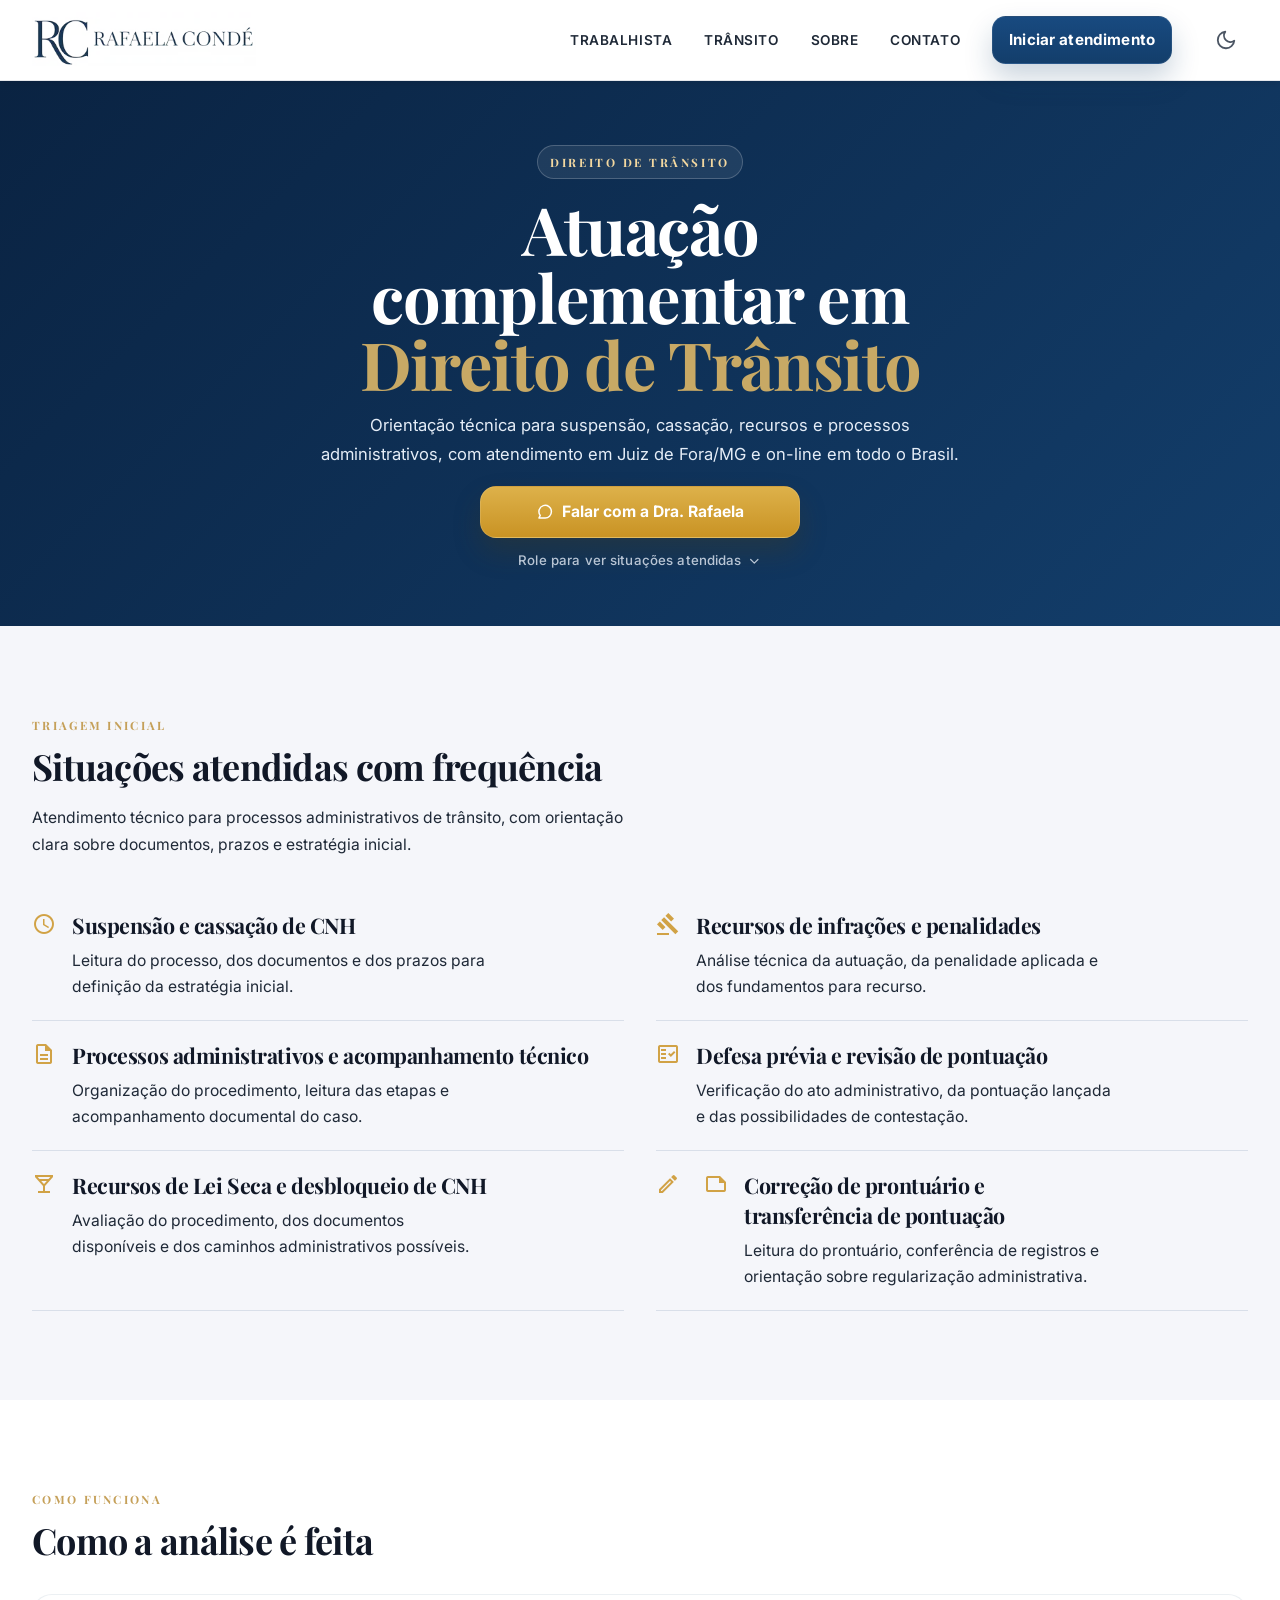
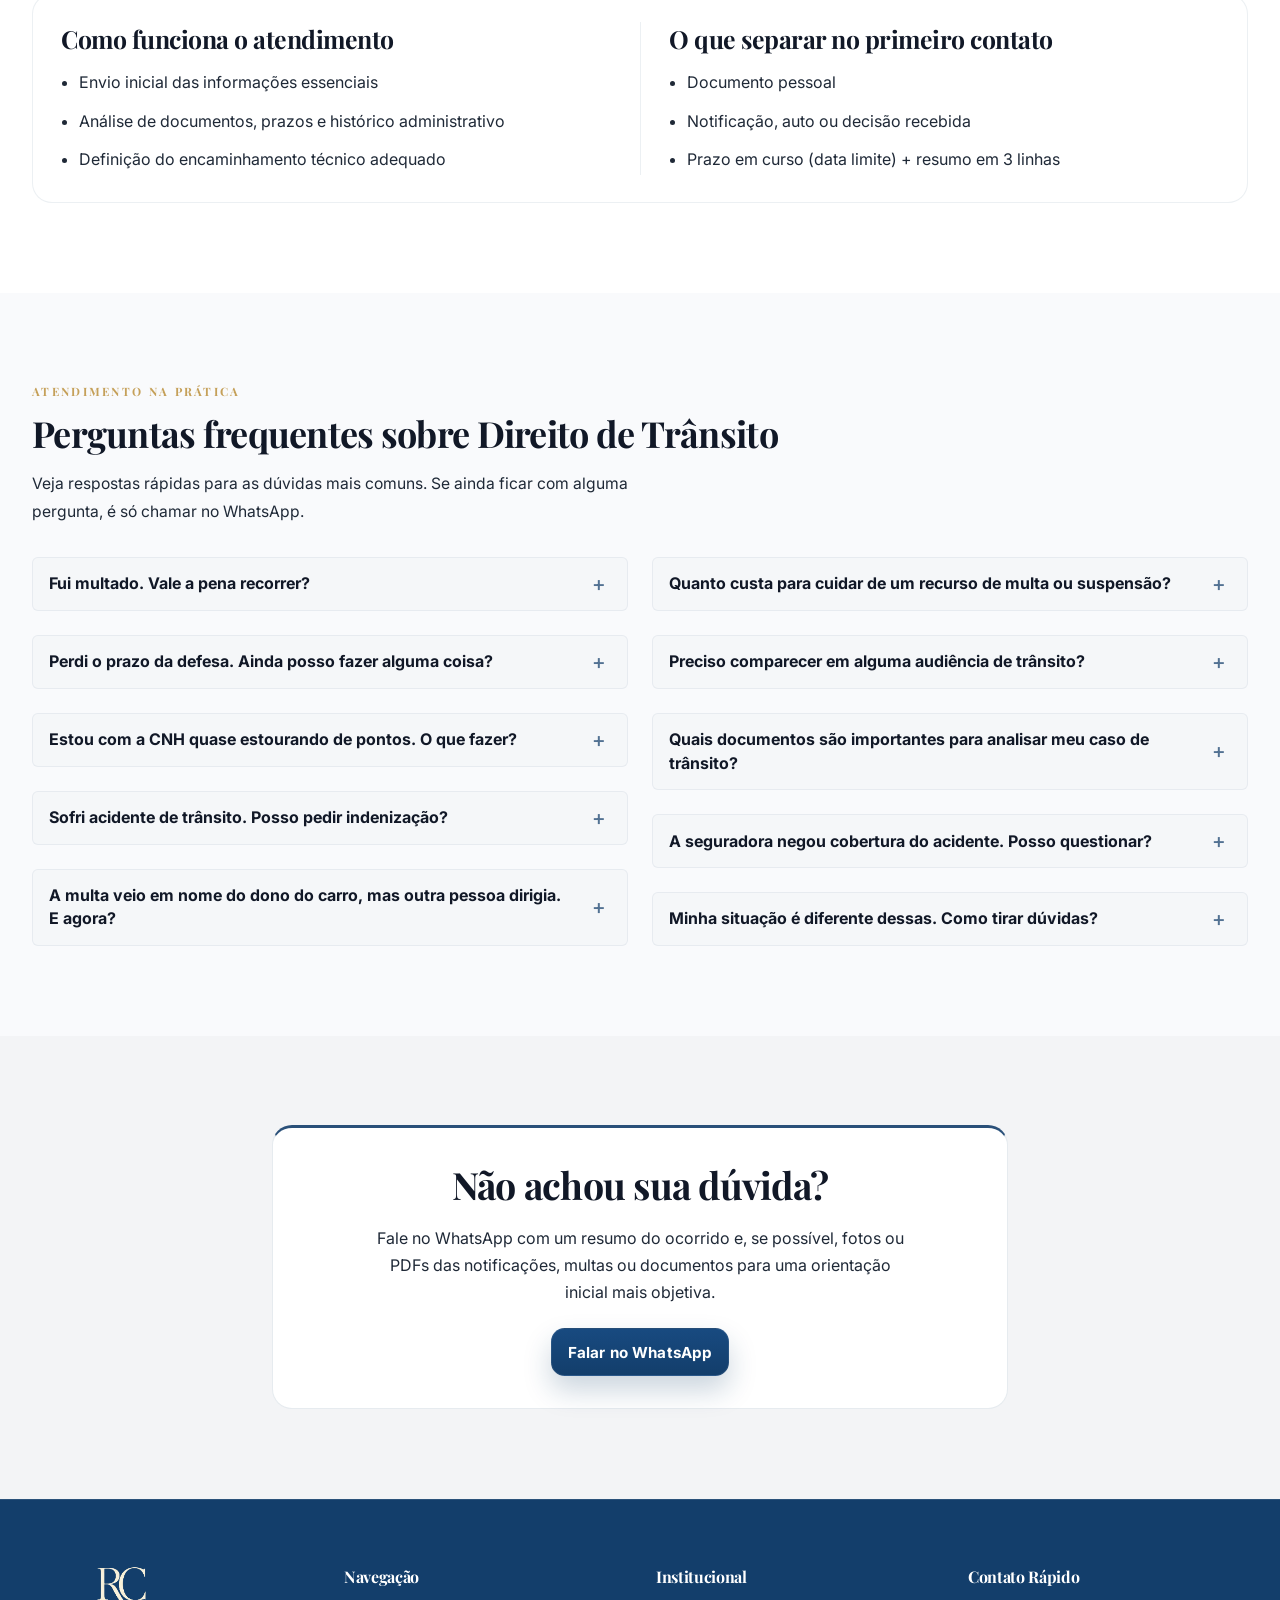
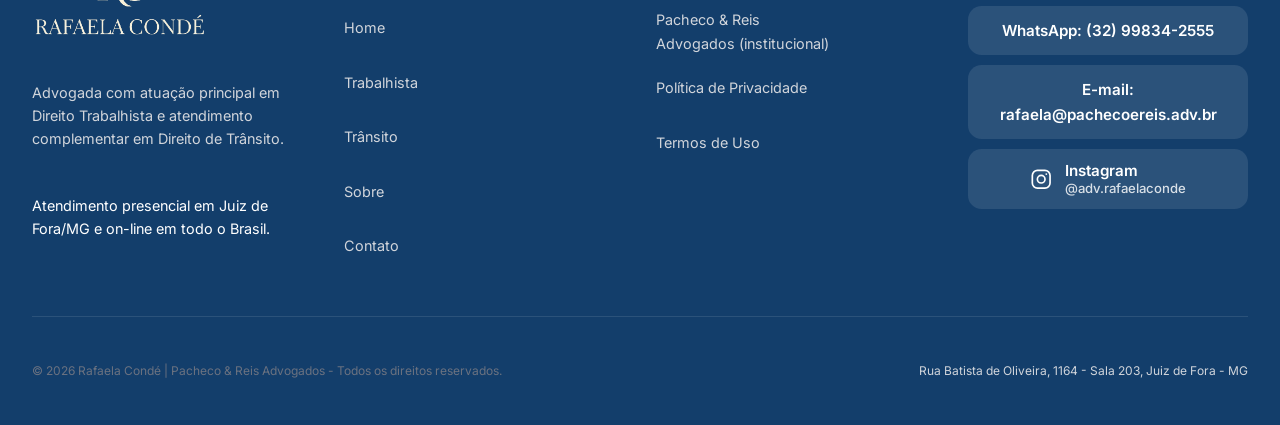
<file: direito-de-transito/index.html>
<!DOCTYPE html>
<html lang="pt-BR">
  <head>
    <meta charset="utf-8" />
    <meta content="width=device-width, initial-scale=1.0" name="viewport" />
    <meta
      name="description"
      content="Direito de Trânsito em Juiz de Fora/MG, com orientação sobre documentos, prazos e processos administrativos e atendimento on-line em todo o Brasil."
    />
    <meta name="theme-color" content="#133E6B" />
    <link rel="canonical" href="https://rafaelaconde.adv.br/direito-de-transito/" />
    <meta property="og:title" content="Direito de Trânsito em Juiz de Fora/MG | Dra. Rafaela Condé" />
    <meta
      property="og:description"
      content="Atendimento em Direito de Trânsito para suspensão, cassação, recursos e processos administrativos em Juiz de Fora/MG e on-line."
    />
    <meta property="og:type" content="website" />
    <meta property="og:url" content="https://rafaelaconde.adv.br/direito-de-transito/" />
    <meta property="og:image" content="https://rafaelaconde.adv.br/assets/images/rafaela.JPG.jpeg" />
    <meta property="og:image:alt" content="Retrato profissional da Dra. Rafaela Condé" />
    <meta property="og:image:type" content="image/jpeg" />
    <meta name="twitter:card" content="summary_large_image" />
    <meta name="twitter:image" content="https://rafaelaconde.adv.br/assets/images/rafaela.JPG.jpeg" />
    <meta name="twitter:image:alt" content="Retrato profissional da Dra. Rafaela Condé" />
    <title>Direito de Trânsito em Juiz de Fora/MG | Dra. Rafaela Condé</title>
    <link href="../assets/images/favicon.png" rel="icon" type="image/png" />
        <link
      rel="preload"
      href="../assets/fonts/Inter/Inter-VariableFont_opsz,wght.ttf"
      as="font"
      type="font/ttf"
      crossorigin
    />
    <link
      rel="preload"
      href="../assets/fonts/Playfair_Display/PlayfairDisplay-VariableFont_wght.ttf"
      as="font"
      type="font/ttf"
      crossorigin
    />
    <link href="../assets/css/styles.css?v=20261021-1" rel="stylesheet" />
    <script>
      (() => {
        const GA_ID = "G-N1Q726MW35";
        const ICONS_HREF = "https://fonts.googleapis.com/icon?family=Material+Icons+Outlined";
        const analyticsEnabled = ["rafaelaconde.adv.br", "www.rafaelaconde.adv.br"].includes(window.location.hostname);
        const contactPage = "traffic_law";
        const directPositions = new Set(["header_desktop","header_mobile","hero","section_cta","footer","mobile_fixed"]);
        let didLoad = false;
        window.dataLayer = window.dataLayer || [];
        window.gtag = window.gtag || function gtag() { window.dataLayer.push(arguments); };
        if (analyticsEnabled) window.gtag("js", new Date());

        const loadDeferredThirdParties = () => {
          if (didLoad) {
            return;
          }

          didLoad = true;
          const iconsLink = document.createElement("link");
          iconsLink.rel = "stylesheet";
          iconsLink.href = ICONS_HREF;
          document.head.appendChild(iconsLink);

          if (!analyticsEnabled || window["ga-disable-" + GA_ID] === true) return;
          // Queue configuration before any custom event, even before gtag.js loads.
          window.gtag("config", GA_ID, { transport_type: "beacon" });
          const gaScript = document.createElement("script");
          gaScript.async = true;
          gaScript.src = `https://www.googletagmanager.com/gtag/js?id=${GA_ID}`;
          document.head.appendChild(gaScript);
        };

        const triggerLoad = () => {
          loadDeferredThirdParties();
          interactionEvents.forEach((eventName) => {
            window.removeEventListener(eventName, triggerLoad, interactionOptions);
          });
        };

        // Only fixed, allowlisted metadata; never read form values or the link URL.
        window.trackContactIntent = (position, route) => {
          if (!analyticsEnabled || window["ga-disable-" + GA_ID] === true) return;
          if (!((route === "direct" && directPositions.has(position)) ||
                (route === "form" && position === "contact_form" && contactPage === "home"))) return;
          try {
            triggerLoad();
            window.gtag("event", "contact_intent", {
              send_to: GA_ID,
              contact_page: contactPage,
              cta_position: position,
              contact_route: route
            });
          } catch (_) {
            // Analytics must not interrupt contact navigation.
          }
        };
        document.addEventListener("click", (event) => {
          const link = event.target instanceof Element ? event.target.closest("a[data-analytics-cta]") : null;
          if (link) window.trackContactIntent(link.dataset.analyticsCta, "direct");
        }, true);

        const interactionEvents = ["pointerdown", "keydown", "touchstart", "scroll"];
        const interactionOptions = { passive: true, once: true };
        interactionEvents.forEach((eventName) => {
          window.addEventListener(eventName, triggerLoad, interactionOptions);
        });

        if ("requestIdleCallback" in window) {
          window.requestIdleCallback(triggerLoad, { timeout: 2500 });
          return;
        }

        window.setTimeout(triggerLoad, 2500);
      })();
    </script>
    <script type="application/ld+json">
      {
        "@context": "https://schema.org",
        "@type": "LegalService",
        "name": "Rafaela Conde Advogada",
        "url": "https://rafaelaconde.adv.br/direito-de-transito/",
        "image": "https://rafaelaconde.adv.br/assets/images/rafaela.JPG.jpeg",
        "sameAs": ["https://www.instagram.com/adv.rafaelaconde/"],
        "telephone": "+55-32-99834-2555",
        "serviceType": "Direito de Trânsito"
      }
    </script>
    <script type="application/ld+json">
      {
        "@context": "https://schema.org",
        "@type": "FAQPage",
        "mainEntity": [
          {
            "@type": "Question",
            "name": "Fui multado. Vale a pena recorrer?",
            "acceptedAnswer": {
              "@type": "Answer",
              "text": "Depende do tipo de infração, prazo e documentos disponíveis. Em muitos casos há erros de notificação, falta de prova ou falhas no auto de infração. Uma análise rápida da multa ajuda a saber se há chance real de êxito no recurso."
            }
          },
          {
            "@type": "Question",
            "name": "Perdi o prazo da defesa. Ainda posso fazer alguma coisa?",
            "acceptedAnswer": {
              "@type": "Answer",
              "text": "Mesmo após perder uma etapa, ainda podem existir outras fases de recurso, dependendo do órgão que aplicou a multa. É importante trazer a notificação e verificar as datas certinho para ver o que ainda pode ser feito."
            }
          },
          {
            "@type": "Question",
            "name": "Estou com a CNH quase estourando de pontos. O que fazer?",
            "acceptedAnswer": {
              "@type": "Answer",
              "text": "Quando a pontuação se aproxima do limite, cada nova multa pode levar à suspensão da CNH. Avaliar cada infração e ver quais podem ser objeto de recurso é essencial para tentar evitar a suspensão ou reduzir o tempo de penalidade."
            }
          },
          {
            "@type": "Question",
            "name": "Sofri acidente de trânsito. Posso pedir indenização?",
            "acceptedAnswer": {
              "@type": "Answer",
              "text": "Em muitos casos, sim. Dependendo de quem teve culpa, podem existir direitos a indenização por danos materiais (conserto do veículo, despesas) e danos morais. Fotos, boletim de ocorrência e dados das partes ajudam bastante na análise."
            }
          },
          {
            "@type": "Question",
            "name": "A multa veio em nome do dono do carro, mas outra pessoa dirigia. E agora?",
            "acceptedAnswer": {
              "@type": "Answer",
              "text": "Em geral é possível indicar o real condutor dentro do prazo previsto na notificação. Se o prazo passou ou houve erro no preenchimento, a situação fica mais delicada, mas ainda assim pode existir alguma saída, dependendo do caso."
            }
          },
          {
            "@type": "Question",
            "name": "Quanto custa para cuidar de um recurso de multa ou suspensão?",
            "acceptedAnswer": {
              "@type": "Answer",
              "text": "Os valores dependem do tipo de processo, quantidade de multas e documentação envolvida. Antes de qualquer contratação, é apresentada uma estimativa transparente, explicando o que está incluído e quais são as possibilidades de resultado."
            }
          },
          {
            "@type": "Question",
            "name": "Preciso comparecer em alguma audiência de trânsito?",
            "acceptedAnswer": {
              "@type": "Answer",
              "text": "Em muitos casos, os recursos são feitos apenas por escrito, sem necessidade de audiência. Situações mais graves, como acidentes com lesão ou morte, podem envolver processos judiciais em que a presença pode ser exigida."
            }
          },
          {
            "@type": "Question",
            "name": "Quais documentos são importantes para analisar meu caso de trânsito?",
            "acceptedAnswer": {
              "@type": "Answer",
              "text": "Normalmente são úteis: CNH, documento do veículo, notificações de multa, boletim de ocorrência (quando houver), fotos do local e qualquer comunicação com o órgão de trânsito ou seguradora. Quanto mais completo, melhor a análise."
            }
          },
          {
            "@type": "Question",
            "name": "A seguradora negou cobertura do acidente. Posso questionar?",
            "acceptedAnswer": {
              "@type": "Answer",
              "text": "Dependendo do motivo da negativa, é possível discutir a recusa, tanto administrativamente quanto judicialmente. O contrato de seguro, laudos e documentos do sinistro são essenciais para entender se houve abuso ou não."
            }
          },
          {
            "@type": "Question",
            "name": "Minha situação é diferente dessas. Como tirar dúvidas?",
            "acceptedAnswer": {
              "@type": "Answer",
              "text": "Para casos específicos, o melhor caminho é enviar uma mensagem pelo WhatsApp com um resumo do ocorrido e fotos ou PDFs das notificações, multas ou documentos. Assim a orientação inicial fica mais objetiva."
            }
          }
        ]
      }
    </script>
  </head>
  <body class="page-service page-service-traffic">
    <header class="site-header">
      <div class="container header-inner">
        <a class="brand" href="../" aria-label="Voltar para a página inicial">
          <picture>
<source
              sizes="(max-width: 1023px) 40vw, 14rem"
              srcset="
                ../assets/images/optimized/logo-light-320.webp 320w,
                ../assets/images/optimized/logo-light-640.webp 640w
              "
              type="image/webp"
            />
            <img
              alt=""
              aria-hidden="true"
              class="brand-logo-image logo-light"
              height="171"
              src="../assets/images/min-logo-horizontal-light-rc-no-bg.png"
              width="689"
            />
          </picture>
          <picture>
<source
              sizes="(max-width: 1023px) 40vw, 14rem"
              srcset="
                ../assets/images/optimized/logo-dark-320.webp 320w,
                ../assets/images/optimized/logo-dark-640.webp 640w
              "
              type="image/webp"
            />
            <img
              alt=""
              aria-hidden="true"
              class="brand-logo-image logo-dark"
              height="170"
              src="../assets/images/min-logo-horizontal-dark-rc-no-bg.png"
              width="700"
            />
          </picture>
          <span class="sr-only">Dra. Rafaela Condé | Pacheco &amp; Reis Advogados</span>
        </a>
        <nav aria-label="Navegação principal" class="desktop-nav">
          <a class="nav-link" href="../direito-trabalhista/">Trabalhista</a>
          <a class="nav-link" href="../direito-de-transito/">Trânsito</a>
          <a class="nav-link" href="../sobre/">Sobre</a>
          <a class="nav-link" href="../#contato">Contato</a>
          <a
            class="btn btn-primary btn-sm"
            data-analytics-cta="header_desktop"
            href="https://wa.me/5532998342555?text=Ol%C3%A1.%20Vi%20a%20p%C3%A1gina%20de%20Direito%20de%20Tr%C3%A2nsito%20e%20gostaria%20de%20orienta%C3%A7%C3%A3o%20inicial.%20Documento%20principal%3A%20%5Bnotifica%C3%A7%C3%A3o%2Fauto%2Fdecis%C3%A3o%5D.%20Data%20limite%3A%20%5Bdd%2Fmm%2Faaaa%2C%20se%20houver%5D.%20Resumo%3A%20%5B3%20linhas%5D."
            rel="noopener noreferrer"
            target="_blank"
          >
            Iniciar atendimento
          </a>
          <button aria-label="Alternar tema" class="theme-toggle" id="theme-toggle" type="button">
            <span class="theme-icon theme-icon-dark" aria-hidden="true">
              <svg class="icon-svg" viewBox="0 0 24 24"><path d="M21 12.79A9 9 0 1 1 11.21 3a7 7 0 0 0 9.79 9.79Z" /></svg>
            </span>
            <span class="theme-icon theme-icon-light" aria-hidden="true">
              <svg class="icon-svg" viewBox="0 0 24 24"><circle cx="12" cy="12" r="4" /><path d="M12 2v2.5M12 19.5V22M4.93 4.93l1.77 1.77M17.3 17.3l1.77 1.77M2 12h2.5M19.5 12H22M4.93 19.07l1.77-1.77M17.3 6.7l1.77-1.77" /></svg>
            </span>
          </button>
        </nav>
        <button aria-controls="mobile-nav" aria-expanded="false" aria-label="Abrir menu de navegação" class="mobile-nav-toggle" id="mobile-nav-toggle" type="button">
          <svg aria-hidden="true" class="icon-svg" viewBox="0 0 24 24"><path d="M4 7h16M4 12h16M4 17h16" /></svg>
        </button>
      </div>
      <nav aria-label="Navegação mobile" class="mobile-nav" id="mobile-nav">
        <a class="mobile-nav-link" href="../direito-trabalhista/">Trabalhista</a>
        <a class="mobile-nav-link" href="../direito-de-transito/">Trânsito</a>
        <a class="mobile-nav-link" href="../sobre/">Sobre</a>
        <a class="mobile-nav-link" href="../#contato">Contato</a>
        <a
          class="btn btn-primary btn-sm mobile-nav-cta"
          data-analytics-cta="header_mobile"
          href="https://wa.me/5532998342555?text=Ol%C3%A1.%20Vi%20a%20p%C3%A1gina%20de%20Direito%20de%20Tr%C3%A2nsito%20e%20gostaria%20de%20orienta%C3%A7%C3%A3o%20inicial.%20Documento%20principal%3A%20%5Bnotifica%C3%A7%C3%A3o%2Fauto%2Fdecis%C3%A3o%5D.%20Data%20limite%3A%20%5Bdd%2Fmm%2Faaaa%2C%20se%20houver%5D.%20Resumo%3A%20%5B3%20linhas%5D."
          rel="noopener noreferrer"
          target="_blank"
        >
          Iniciar atendimento
        </a>
      </nav>
    </header>

    <main>
      <section class="page-hero" aria-labelledby="transito-hero-title">
        <div class="container page-hero-content" data-reveal>
          <div class="page-service-hero-shell">
            <div class="page-service-hero-copy">
              <p class="section-kicker">Direito de Trânsito</p>
              <h1 class="page-hero-title" id="transito-hero-title">
                <span class="hero-title-line">Atuação complementar em</span>
                <span class="hero-title-line accent hero-title-keyword">Direito de Trânsito</span>
              </h1>
              <p class="page-hero-text">
                Orientação técnica para suspensão, cassação, recursos e processos administrativos,
                com atendimento em Juiz de Fora/MG e on-line em todo o Brasil.
              </p>
              <div class="hero-actions">
                <a
                  class="btn btn-lg hero-primary-cta"
                  data-analytics-cta="hero"
                  href="https://wa.me/5532998342555?text=Ol%C3%A1.%20Vi%20a%20p%C3%A1gina%20de%20Direito%20de%20Tr%C3%A2nsito%20e%20gostaria%20de%20orienta%C3%A7%C3%A3o%20inicial.%20Documento%20principal%3A%20%5Bnotifica%C3%A7%C3%A3o%2Fauto%2Fdecis%C3%A3o%5D.%20Data%20limite%3A%20%5Bdd%2Fmm%2Faaaa%2C%20se%20houver%5D.%20Resumo%3A%20%5B3%20linhas%5D."
                  rel="noopener noreferrer"
                  target="_blank"
                >
                  <svg aria-hidden="true" class="icon-svg" viewBox="0 0 24 24"><path d="M21 12a8.5 8.5 0 0 1-8.5 8.5H4l1.8-3.6A8.5 8.5 0 1 1 21 12Z" /></svg>
                  <span>Falar com a Dra. Rafaela</span>
                </a>
              </div>
              <a class="page-service-hero-continuation" href="#triagem-detalhada">
                <span>Role para ver situações atendidas</span>
                <svg aria-hidden="true" class="icon-svg" viewBox="0 0 24 24"><path d="m6 9 6 6 6-6" /></svg>
              </a>
            </div>
          </div>
        </div>
      </section>

      <section class="section section-soft page-service-situations" id="triagem-detalhada">
        <div class="container">
          <header class="section-header section-header-left compact" data-reveal>
            <p class="section-kicker">Triagem Inicial</p>
            <h2 class="section-title">Situações atendidas com frequência</h2>
            <p class="section-summary">
              Atendimento técnico para processos administrativos de trânsito, com orientação clara
              sobre documentos, prazos e estratégia inicial.
            </p>
          </header>
          <ul
            class="situation-list page-service-situation-list service-reveal-list"
            data-reveal
            aria-label="Situações comuns analisadas em Direito de Trânsito"
          >
            <li class="situation-item service-reveal-item">
              <span aria-hidden="true" class="material-icons-outlined situation-icon">schedule</span>
              <div class="situation-copy">
                <h3 class="situation-title">Suspensão e cassação de CNH</h3>
                <p class="situation-text">
                  Leitura do processo, dos documentos e dos prazos para definição da estratégia
                  inicial.
                </p>
              </div>
            </li>
            <li class="situation-item service-reveal-item">
              <span aria-hidden="true" class="material-icons-outlined situation-icon">gavel</span>
              <div class="situation-copy">
                <h3 class="situation-title">Recursos de infrações e penalidades</h3>
                <p class="situation-text">
                  Análise técnica da autuação, da penalidade aplicada e dos fundamentos para
                  recurso.
                </p>
              </div>
            </li>
            <li class="situation-item service-reveal-item">
              <span aria-hidden="true" class="material-icons-outlined situation-icon">description</span>
              <div class="situation-copy">
                <h3 class="situation-title">Processos administrativos e acompanhamento técnico</h3>
                <p class="situation-text">
                  Organização do procedimento, leitura das etapas e acompanhamento documental do
                  caso.
                </p>
              </div>
            </li>
            <li class="situation-item service-reveal-item">
              <span aria-hidden="true" class="material-icons-outlined situation-icon">fact_check</span>
              <div class="situation-copy">
                <h3 class="situation-title">Defesa prévia e revisão de pontuação</h3>
                <p class="situation-text">
                  Verificação do ato administrativo, da pontuação lançada e das possibilidades de
                  contestação.
                </p>
              </div>
            </li>
            <li class="situation-item service-reveal-item">
              <span aria-hidden="true" class="material-icons-outlined situation-icon">local_bar</span>
              <div class="situation-copy">
                <h3 class="situation-title">Recursos de Lei Seca e desbloqueio de CNH</h3>
                <p class="situation-text">
                  Avaliação do procedimento, dos documentos disponíveis e dos caminhos
                  administrativos possíveis.
                </p>
              </div>
            </li>
            <li class="situation-item service-reveal-item">
              <span aria-hidden="true" class="material-icons-outlined situation-icon">edit_note</span>
              <div class="situation-copy">
                <h3 class="situation-title">Correção de prontuário e transferência de pontuação</h3>
                <p class="situation-text">
                  Leitura do prontuário, conferência de registros e orientação sobre regularização
                  administrativa.
                </p>
              </div>
            </li>
          </ul>
        </div>
      </section>

      <section class="section section-contrast page-service-columns-section">
        <div class="container">
          <header class="section-header section-header-left compact" data-reveal>
            <p class="section-kicker">Como Funciona</p>
            <h2 class="section-title">Como a análise é feita</h2>
          </header>
          <div class="service-columns-card service-reveal-list" data-reveal>
            <article class="service-column service-reveal-item">
              <h2 class="service-column-title">Como funciona o atendimento</h2>
              <ul class="service-column-list">
                <li>Envio inicial das informações essenciais</li>
                <li>Análise de documentos, prazos e histórico administrativo</li>
                <li>Definição do encaminhamento técnico adequado</li>
              </ul>
            </article>
            <article class="service-column service-reveal-item">
              <h2 class="service-column-title">O que separar no primeiro contato</h2>
              <ul class="service-column-list">
                <li>Documento pessoal</li>
                <li>Notificação, auto ou decisão recebida</li>
                <li>Prazo em curso (data limite) + resumo em 3 linhas</li>
              </ul>
            </article>
          </div>
        </div>
      </section>

      <section class="section section-soft page-service-faq" id="faq-transito">
        <div class="container">
          <header class="section-header section-header-left compact" data-reveal>
            <p class="section-kicker">Atendimento na Prática</p>
            <h2 class="section-title">Perguntas frequentes sobre Direito de Trânsito</h2>
            <p class="section-summary">
              Veja respostas rápidas para as dúvidas mais comuns. Se ainda ficar com alguma
              pergunta, é só chamar no WhatsApp.
            </p>
          </header>
          <div class="faq-grid service-faq-list">
            <div class="service-faq-column service-reveal-list" data-reveal>
              <details class="faq-item service-reveal-item">
                <summary>
                  <span class="faq-question">Fui multado. Vale a pena recorrer?</span>
                  <span aria-hidden="true" class="faq-toggle">+</span>
                </summary>
                <div class="faq-answer">
                  <div class="faq-answer-inner">
                    <p>
                      Depende do tipo de infração, prazo e documentos disponíveis. Em muitos casos
                      há erros de notificação, falta de prova ou falhas no auto de infração. Uma
                      análise rápida da multa ajuda a saber se há chance real de êxito no recurso.
                    </p>
                  </div>
                </div>
              </details>
              <details class="faq-item service-reveal-item">
                <summary>
                  <span class="faq-question">
                    Perdi o prazo da defesa. Ainda posso fazer alguma coisa?
                  </span>
                  <span aria-hidden="true" class="faq-toggle">+</span>
                </summary>
                <div class="faq-answer">
                  <div class="faq-answer-inner">
                    <p>
                      Mesmo após perder uma etapa, ainda podem existir outras fases de recurso,
                      dependendo do órgão que aplicou a multa. É importante trazer a notificação e
                      verificar as datas certinho para ver o que ainda pode ser feito.
                    </p>
                  </div>
                </div>
              </details>
              <details class="faq-item service-reveal-item">
                <summary>
                  <span class="faq-question">
                    Estou com a CNH quase estourando de pontos. O que fazer?
                  </span>
                  <span aria-hidden="true" class="faq-toggle">+</span>
                </summary>
                <div class="faq-answer">
                  <div class="faq-answer-inner">
                    <p>
                      Quando a pontuação se aproxima do limite, cada nova multa pode levar à
                      suspensão da CNH. Avaliar cada infração e ver quais podem ser objeto de
                      recurso é essencial para tentar evitar a suspensão ou reduzir o tempo de
                      penalidade.
                    </p>
                  </div>
                </div>
              </details>
              <details class="faq-item service-reveal-item">
                <summary>
                  <span class="faq-question">
                    Sofri acidente de trânsito. Posso pedir indenização?
                  </span>
                  <span aria-hidden="true" class="faq-toggle">+</span>
                </summary>
                <div class="faq-answer">
                  <div class="faq-answer-inner">
                    <p>
                      Em muitos casos, sim. Dependendo de quem teve culpa, podem existir direitos a
                      indenização por danos materiais (conserto do veículo, despesas) e danos
                      morais. Fotos, boletim de ocorrência e dados das partes ajudam bastante na
                      análise.
                    </p>
                  </div>
                </div>
              </details>
              <details class="faq-item service-reveal-item">
                <summary>
                  <span class="faq-question">
                    A multa veio em nome do dono do carro, mas outra pessoa dirigia. E agora?
                  </span>
                  <span aria-hidden="true" class="faq-toggle">+</span>
                </summary>
                <div class="faq-answer">
                  <div class="faq-answer-inner">
                    <p>
                      Em geral é possível indicar o real condutor dentro do prazo previsto na
                      notificação. Se o prazo passou ou houve erro no preenchimento, a situação fica
                      mais delicada, mas ainda assim pode existir alguma saída, dependendo do caso.
                    </p>
                  </div>
                </div>
              </details>
            </div>
            <div class="service-faq-column service-reveal-list" data-reveal>
              <details class="faq-item service-reveal-item">
                <summary>
                  <span class="faq-question">
                    Quanto custa para cuidar de um recurso de multa ou suspensão?
                  </span>
                  <span aria-hidden="true" class="faq-toggle">+</span>
                </summary>
                <div class="faq-answer">
                  <div class="faq-answer-inner">
                    <p>
                      Os valores dependem do tipo de processo, quantidade de multas e documentação
                      envolvida. Antes de qualquer contratação, é apresentada uma estimativa
                      transparente, explicando o que está incluído e quais são as possibilidades de
                      resultado.
                    </p>
                  </div>
                </div>
              </details>
              <details class="faq-item service-reveal-item">
                <summary>
                  <span class="faq-question">
                    Preciso comparecer em alguma audiência de trânsito?
                  </span>
                  <span aria-hidden="true" class="faq-toggle">+</span>
                </summary>
                <div class="faq-answer">
                  <div class="faq-answer-inner">
                    <p>
                      Em muitos casos, os recursos são feitos apenas por escrito, sem necessidade de
                      audiência. Situações mais graves, como acidentes com lesão ou morte, podem
                      envolver processos judiciais em que a presença pode ser exigida.
                    </p>
                  </div>
                </div>
              </details>
              <details class="faq-item service-reveal-item">
                <summary>
                  <span class="faq-question">
                    Quais documentos são importantes para analisar meu caso de trânsito?
                  </span>
                  <span aria-hidden="true" class="faq-toggle">+</span>
                </summary>
                <div class="faq-answer">
                  <div class="faq-answer-inner">
                    <p>
                      Normalmente são úteis: CNH, documento do veículo, notificações de multa,
                      boletim de ocorrência (quando houver), fotos do local e qualquer comunicação
                      com o órgão de trânsito ou seguradora. Quanto mais completo, melhor a análise.
                    </p>
                  </div>
                </div>
              </details>
              <details class="faq-item service-reveal-item">
                <summary>
                  <span class="faq-question">
                    A seguradora negou cobertura do acidente. Posso questionar?
                  </span>
                  <span aria-hidden="true" class="faq-toggle">+</span>
                </summary>
                <div class="faq-answer">
                  <div class="faq-answer-inner">
                    <p>
                      Dependendo do motivo da negativa, é possível discutir a recusa, tanto
                      administrativamente quanto judicialmente. O contrato de seguro, laudos e
                      documentos do sinistro são essenciais para entender se houve abuso ou não.
                    </p>
                  </div>
                </div>
              </details>
              <details class="faq-item service-reveal-item">
                <summary>
                  <span class="faq-question">
                    Minha situação é diferente dessas. Como tirar dúvidas?
                  </span>
                  <span aria-hidden="true" class="faq-toggle">+</span>
                </summary>
                <div class="faq-answer">
                  <div class="faq-answer-inner">
                    <p>
                      Para casos específicos, o melhor caminho é enviar uma mensagem pelo WhatsApp
                      com um resumo do ocorrido e fotos ou PDFs das notificações, multas ou
                      documentos. Assim a orientação inicial fica mais objetiva.
                    </p>
                  </div>
                </div>
              </details>
            </div>
          </div>
        </div>
      </section>

      <section class="section page-service-cta-section">
        <div class="container">
          <div class="cta-band" data-reveal>
            <h2 class="cta-band-title">Não achou sua dúvida?</h2>
            <p class="cta-band-text">
              Fale no WhatsApp com um resumo do ocorrido e, se possível, fotos ou PDFs das
              notificações, multas ou documentos para uma orientação inicial mais objetiva.
            </p>
            <div class="section-actions">
              <a
                class="btn btn-primary btn-sm"
                data-analytics-cta="section_cta"
                href="https://wa.me/5532998342555?text=Ol%C3%A1.%20Vi%20a%20p%C3%A1gina%20de%20Direito%20de%20Tr%C3%A2nsito%20e%20gostaria%20de%20orienta%C3%A7%C3%A3o%20inicial.%20Documento%20principal%3A%20%5Bnotifica%C3%A7%C3%A3o%2Fauto%2Fdecis%C3%A3o%5D.%20Data%20limite%3A%20%5Bdd%2Fmm%2Faaaa%2C%20se%20houver%5D.%20Resumo%3A%20%5B3%20linhas%5D."
                rel="noopener noreferrer"
                target="_blank"
              >
                Falar no WhatsApp
              </a>
            </div>
          </div>
        </div>
      </section>
    </main>

    <footer class="site-footer">
      <div class="container">
        <div class="footer-grid">
          <div class="footer-brand">
            <div class="footer-brand-logo">
              <img alt="" aria-hidden="true" class="footer-logo-image" src="../assets/images/min-logo-center-dark-rc-no-bg.png" />
              <span class="sr-only">Rafaela Condé | Pacheco &amp; Reis Advogados</span>
            </div>
            <p class="footer-text">
              Advogada com atuação principal em Direito Trabalhista e atendimento complementar em
              Direito de Trânsito.
            </p>
            <p class="footer-support">
              Atendimento presencial em Juiz de Fora/MG e on-line em todo o Brasil.
            </p>
          </div>
          <div class="footer-column">
            <h3 class="footer-title">Navegação</h3>
            <ul class="footer-list">
              <li><a class="footer-link" href="../">Home</a></li>
              <li><a class="footer-link" href="../direito-trabalhista/">Trabalhista</a></li>
              <li><a class="footer-link" href="../direito-de-transito/">Trânsito</a></li>
              <li><a class="footer-link" href="../sobre/">Sobre</a></li>
              <li><a class="footer-link" href="../#contato">Contato</a></li>
            </ul>
          </div>
          <div class="footer-column">
            <h3 class="footer-title">Institucional</h3>
            <ul class="footer-list">
              <li>
                <a
                  class="footer-link"
                  href="https://pachecoereis.adv.br/"
                  rel="noopener noreferrer"
                  target="_blank"
                >
                  Pacheco &amp; Reis Advogados (institucional)
                </a>
              </li>
              <li><a class="footer-link" href="../politica-de-privacidade/">Política de Privacidade</a></li>
              <li><a class="footer-link" href="../termos-de-uso/">Termos de Uso</a></li>
            </ul>
          </div>
          <div class="footer-column">
            <h3 class="footer-title">Contato Rápido</h3>
            <a
              class="footer-cta"
              data-analytics-cta="footer"
              href="https://wa.me/5532998342555?text=Ol%C3%A1.%20Vi%20o%20site%20e%20gostaria%20de%20orienta%C3%A7%C3%A3o%20inicial%20sobre%20%5BTrabalhista%2FTr%C3%A2nsito%5D.%20Resumo%3A%20%5B3%20linhas%5D.%20Prazo%2Furg%C3%AAncia%3A%20%5Bse%20houver%5D."
              rel="noopener noreferrer"
              target="_blank"
            >
              WhatsApp: (32) 99834-2555
            </a>
            <a class="footer-cta" href="mailto:rafaela@pachecoereis.adv.br">
              E-mail: rafaela@pachecoereis.adv.br
            </a>
            <a
              class="footer-cta footer-cta-social"
              href="https://www.instagram.com/adv.rafaelaconde/"
              aria-label="Instagram profissional da Dra. Rafaela Condé, @adv.rafaelaconde"
              rel="noopener noreferrer"
              target="_blank"
            >
              <span class="footer-cta-icon-wrap" aria-hidden="true">
                <svg class="footer-cta-icon" viewBox="0 0 24 24" fill="none" stroke="currentColor" stroke-width="1.8" stroke-linecap="round" stroke-linejoin="round">
                  <rect x="2.5" y="2.5" width="19" height="19" rx="5.5" />
                  <circle cx="12" cy="12" r="4.1" />
                  <circle cx="17.5" cy="6.5" r="1" fill="currentColor" stroke="none" />
                </svg>
              </span>
              <span class="footer-cta-copy">
                <span class="footer-cta-label">Instagram</span>
                <span class="footer-cta-meta">@adv.rafaelaconde</span>
              </span>
            </a>
          </div>
        </div>
        <div class="footer-bottom">
          <p>© 2026 Rafaela Condé | Pacheco &amp; Reis Advogados - Todos os direitos reservados.</p>
          <div class="footer-meta">
            <span>Rua Batista de Oliveira, 1164 - Sala 203, Juiz de Fora - MG</span>
          </div>
        </div>
      </div>
    </footer>

    <a
      aria-label="Falar no WhatsApp com a Dra. Rafaela"
      class="mobile-whatsapp-cta"
      data-analytics-cta="mobile_fixed"
      href="https://wa.me/5532998342555?text=Ol%C3%A1.%20Vi%20a%20p%C3%A1gina%20de%20Direito%20de%20Tr%C3%A2nsito%20e%20gostaria%20de%20orienta%C3%A7%C3%A3o%20inicial.%20Documento%20principal%3A%20%5Bnotifica%C3%A7%C3%A3o%2Fauto%2Fdecis%C3%A3o%5D.%20Data%20limite%3A%20%5Bdd%2Fmm%2Faaaa%2C%20se%20houver%5D.%20Resumo%3A%20%5B3%20linhas%5D."
      rel="noopener noreferrer"
      target="_blank"
    >
      <svg
        aria-hidden="true"
        class="mobile-whatsapp-cta-icon"
        fill="none"
        viewBox="0 0 24 24"
      >
        <path
          d="M19.11 4.89A9.43 9.43 0 0 0 12.39 2C7.13 2 2.86 6.27 2.86 11.53c0 1.68.44 3.33 1.28 4.78L2 22l5.86-2.09a9.5 9.5 0 0 0 4.53 1.15h.01c5.26 0 9.53-4.27 9.53-9.53 0-2.55-.99-4.94-2.82-6.64Zm-6.72 14.56h-.01a7.9 7.9 0 0 1-4.02-1.1l-.29-.17-3.48 1.24 1.27-3.39-.19-.31a7.87 7.87 0 0 1-1.22-4.19c0-4.35 3.54-7.89 7.9-7.89 2.11 0 4.09.82 5.58 2.31a7.82 7.82 0 0 1 2.31 5.58c0 4.35-3.54 7.89-7.85 7.89Zm4.33-5.91c-.24-.12-1.43-.7-1.65-.78-.22-.08-.38-.12-.54.12-.16.23-.62.77-.76.93-.14.16-.29.18-.53.06-.24-.12-1.02-.37-1.94-1.19-.72-.64-1.2-1.43-1.34-1.67-.14-.24-.01-.37.11-.49.11-.11.24-.29.36-.43.12-.14.16-.24.24-.39.08-.16.04-.31-.02-.43-.06-.12-.54-1.31-.74-1.79-.19-.46-.39-.4-.54-.4h-.46c-.16 0-.43.06-.65.31-.22.24-.85.83-.85 2.02s.87 2.34.99 2.5c.12.16 1.69 2.58 4.1 3.61.57.25 1.02.39 1.37.5.58.19 1.1.16 1.52.1.46-.07 1.43-.58 1.63-1.15.2-.57.2-1.05.14-1.15-.05-.1-.21-.16-.45-.27Z"
          fill="currentColor"
        />
      </svg>
      <span class="mobile-whatsapp-cta-label">Falar no WhatsApp com a Dra. Rafaela</span>
    </a>

    <script defer src="../assets/js/main.js?v=20261124-1"></script>
  </body>
</html>
</file>
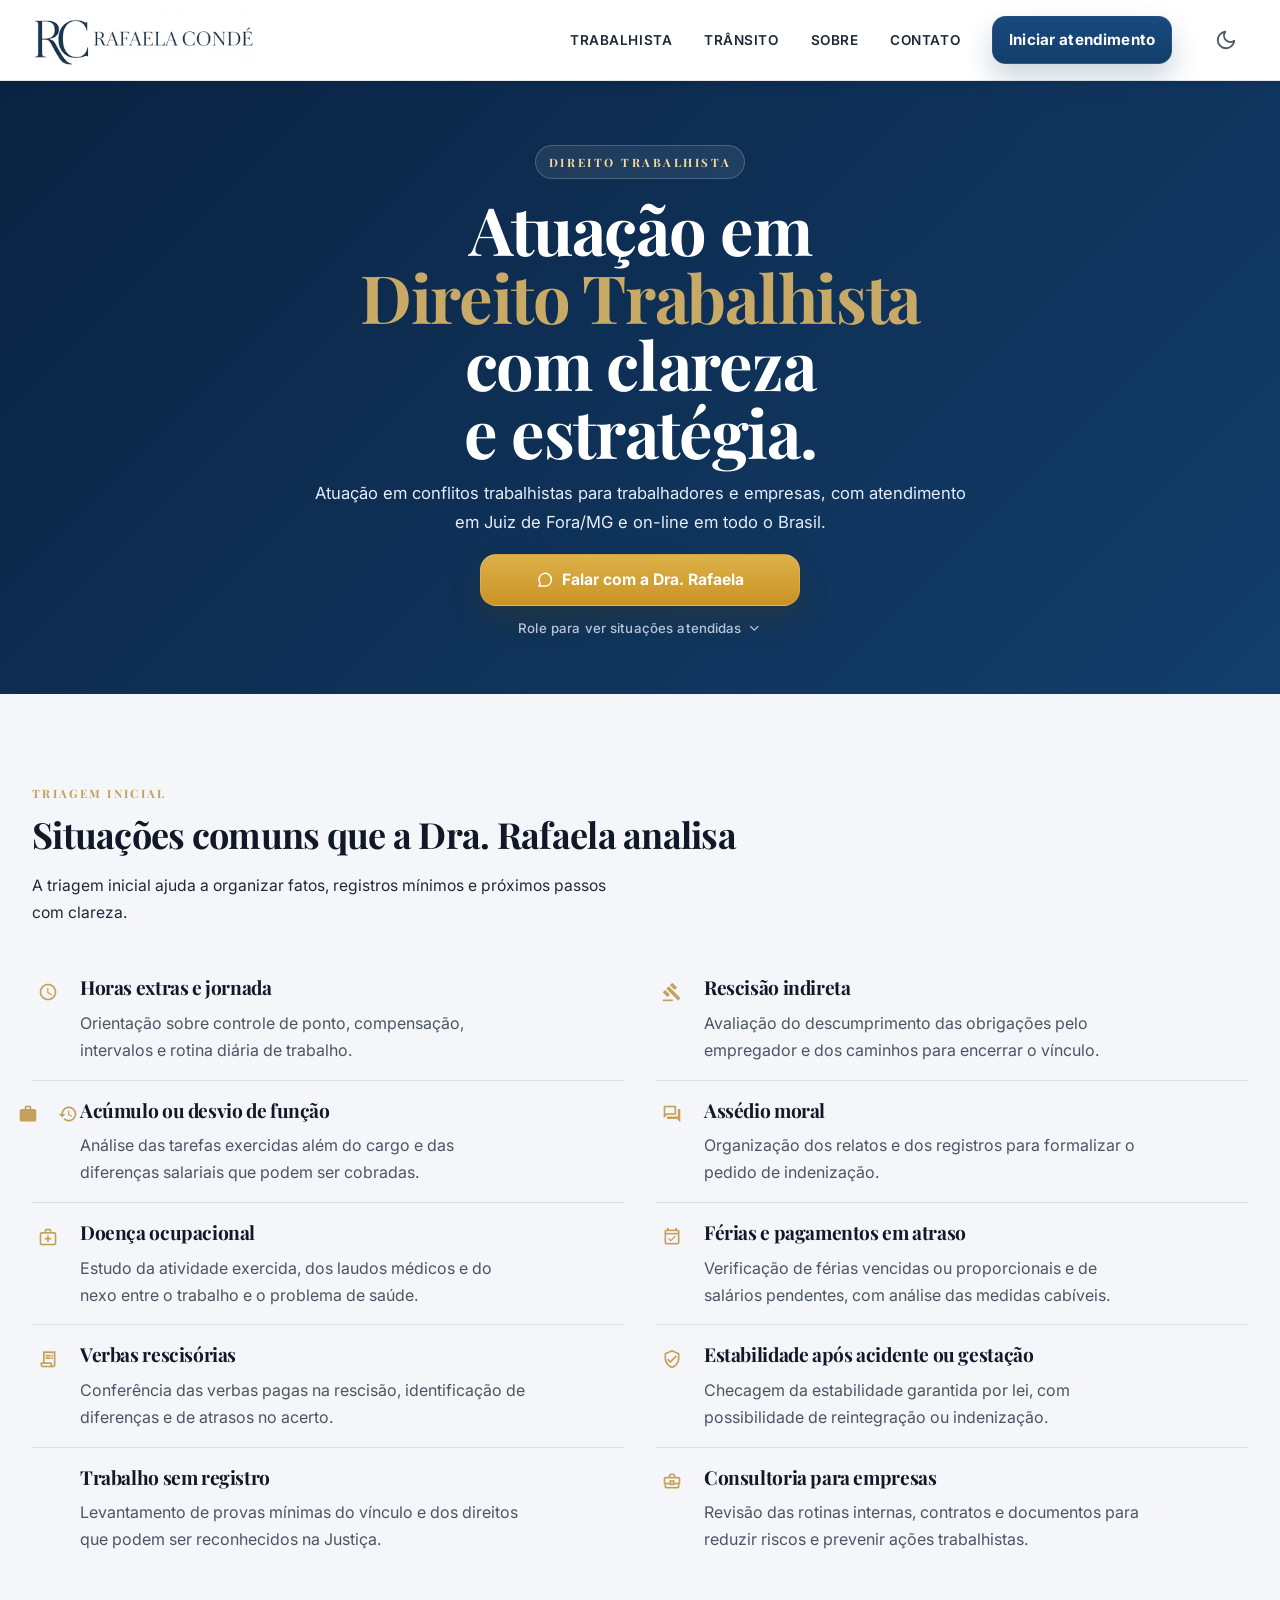
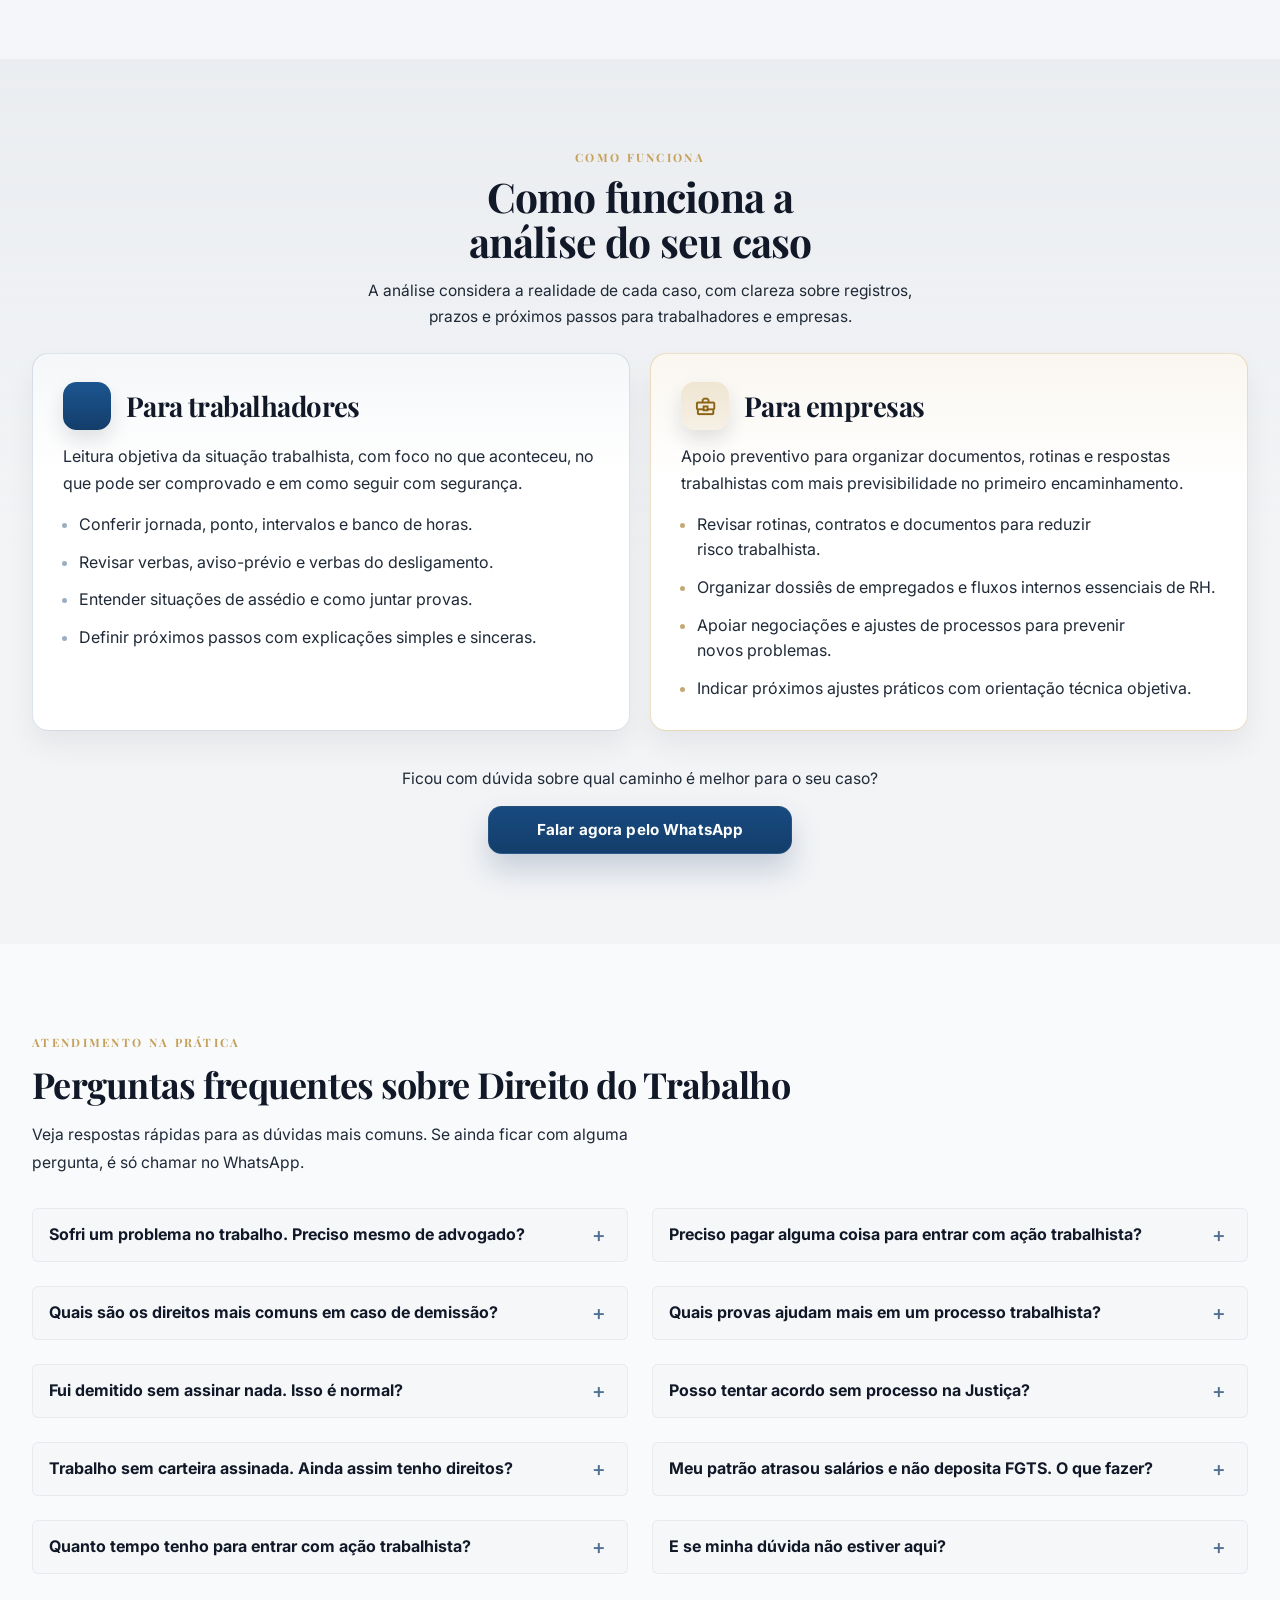
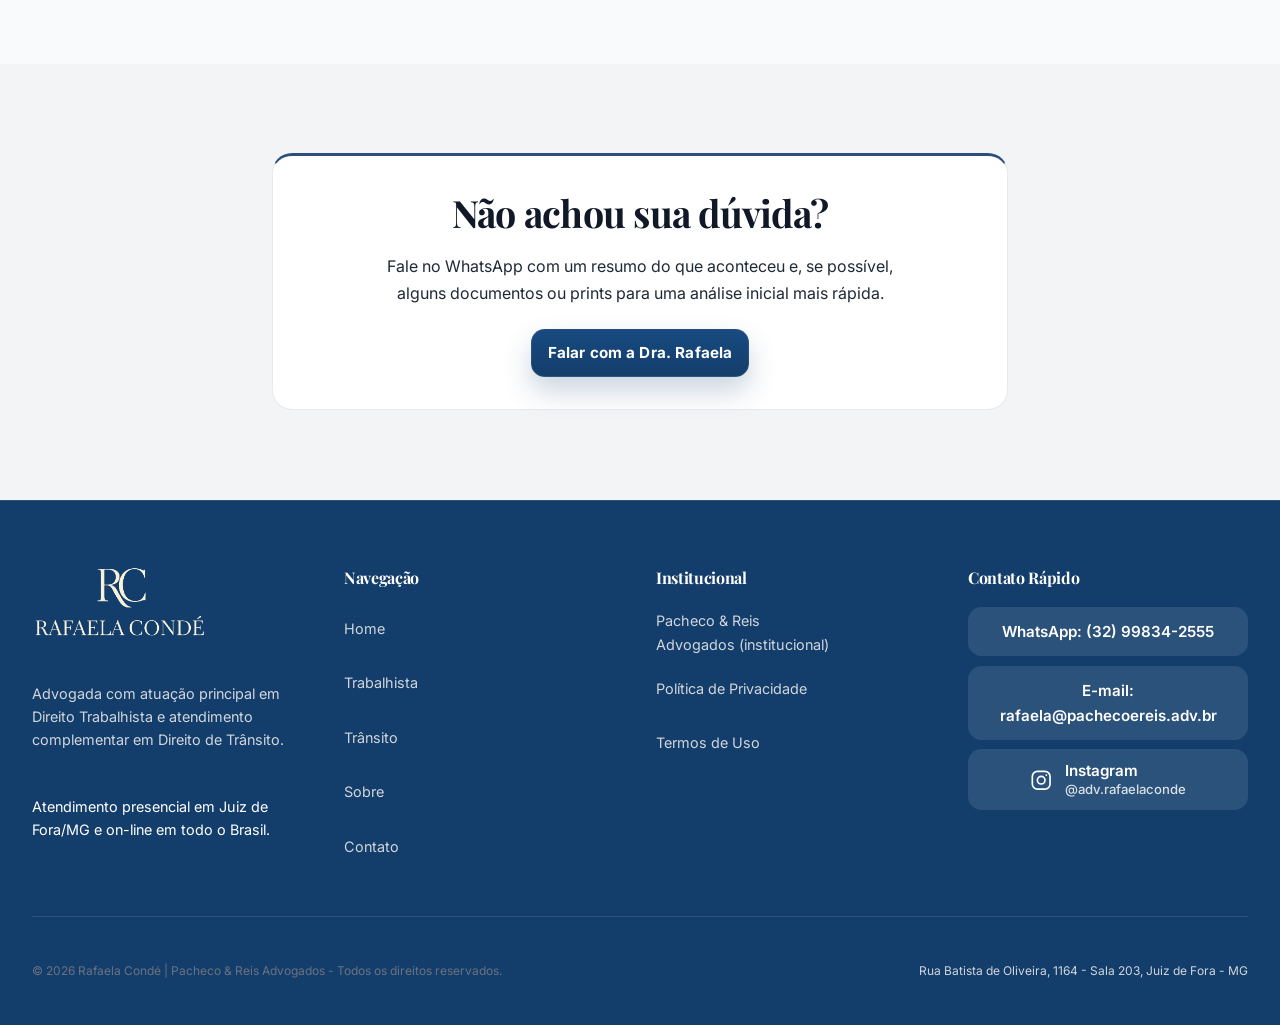
<file: direito-trabalhista/index.html>
<!DOCTYPE html>
<html lang="pt-BR">
  <head>
    <meta charset="utf-8" />
    <meta content="width=device-width, initial-scale=1.0" name="viewport" />
    <meta
      name="description"
      content="Direito Trabalhista em Juiz de Fora/MG para trabalhadores e empresas, com atendimento on-line em todo o Brasil."
    />
    <meta name="theme-color" content="#133E6B" />
    <link rel="canonical" href="https://rafaelaconde.adv.br/direito-trabalhista/" />
    <meta
      property="og:title"
      content="Direito Trabalhista em Juiz de Fora/MG | Dra. Rafaela Condé"
    />
    <meta
      property="og:description"
      content="Atendimento em Direito Trabalhista com clareza, estratégia e orientação sobre próximos passos em Juiz de Fora/MG e on-line."
    />
    <meta property="og:type" content="website" />
    <meta property="og:url" content="https://rafaelaconde.adv.br/direito-trabalhista/" />
    <meta property="og:image" content="https://rafaelaconde.adv.br/assets/images/rafaela.JPG.jpeg" />
    <meta property="og:image:alt" content="Retrato profissional da Dra. Rafaela Condé" />
    <meta property="og:image:type" content="image/jpeg" />
    <meta name="twitter:card" content="summary_large_image" />
    <meta name="twitter:image" content="https://rafaelaconde.adv.br/assets/images/rafaela.JPG.jpeg" />
    <meta name="twitter:image:alt" content="Retrato profissional da Dra. Rafaela Condé" />
    <title>Direito Trabalhista em Juiz de Fora/MG | Dra. Rafaela Condé</title>
    <link href="../assets/images/favicon.png" rel="icon" type="image/png" />
        <link
      rel="preload"
      href="../assets/fonts/Inter/Inter-VariableFont_opsz,wght.ttf"
      as="font"
      type="font/ttf"
      crossorigin
    />
    <link
      rel="preload"
      href="../assets/fonts/Playfair_Display/PlayfairDisplay-VariableFont_wght.ttf"
      as="font"
      type="font/ttf"
      crossorigin
    />
    <link href="../assets/css/styles.css?v=20261021-1" rel="stylesheet" />
    <script>
      (() => {
        const GA_ID = "G-N1Q726MW35";
        const ICONS_HREF = "https://fonts.googleapis.com/icon?family=Material+Icons+Outlined";
        let didLoad = false;
        window.dataLayer = window.dataLayer || [];
        window.gtag = window.gtag || function gtag() { window.dataLayer.push(arguments); };
        window.gtag("js", new Date());

        const loadDeferredThirdParties = () => {
          if (didLoad) {
            return;
          }

          didLoad = true;
          const iconsLink = document.createElement("link");
          iconsLink.rel = "stylesheet";
          iconsLink.href = ICONS_HREF;
          document.head.appendChild(iconsLink);

          const gaScript = document.createElement("script");
          gaScript.async = true;
          gaScript.src = `https://www.googletagmanager.com/gtag/js?id=${GA_ID}`;
          gaScript.onload = () => {
            window.gtag("config", GA_ID, { transport_type: "beacon" });
          };
          document.head.appendChild(gaScript);
        };

        const triggerLoad = () => {
          loadDeferredThirdParties();
          interactionEvents.forEach((eventName) => {
            window.removeEventListener(eventName, triggerLoad, interactionOptions);
          });
        };

        const interactionEvents = ["pointerdown", "keydown", "touchstart", "scroll"];
        const interactionOptions = { passive: true, once: true };
        interactionEvents.forEach((eventName) => {
          window.addEventListener(eventName, triggerLoad, interactionOptions);
        });

        if ("requestIdleCallback" in window) {
          window.requestIdleCallback(triggerLoad, { timeout: 2500 });
          return;
        }

        window.setTimeout(triggerLoad, 2500);
      })();
    </script>
    <script type="application/ld+json">
      {
        "@context": "https://schema.org",
        "@type": "LegalService",
        "name": "Rafaela Conde Advogada",
        "url": "https://rafaelaconde.adv.br/direito-trabalhista/",
        "image": "https://rafaelaconde.adv.br/assets/images/rafaela.JPG.jpeg",
        "sameAs": ["https://www.instagram.com/adv.rafaelaconde/"],
        "telephone": "+55-32-99834-2555",
        "serviceType": "Direito Trabalhista"
      }
    </script>
    <script type="application/ld+json">
      {
        "@context": "https://schema.org",
        "@type": "FAQPage",
        "mainEntity": [
          {
            "@type": "Question",
            "name": "Sofri um problema no trabalho. Preciso mesmo de advogado?",
            "acceptedAnswer": {
              "@type": "Answer",
              "text": "Muitas situações trabalhistas parecem “simples”, mas escondem direitos que passam despercebidos. Um advogado ajuda a entender o que você pode pedir, quais provas precisa juntar e se vale a pena entrar com ação ou tentar um acordo."
            }
          },
          {
            "@type": "Question",
            "name": "Quais são os direitos mais comuns em caso de demissão?",
            "acceptedAnswer": {
              "@type": "Answer",
              "text": "Em geral entram verbas como saldo de salário, férias + 1/3, 13º proporcional, aviso-prévio, FGTS e, em alguns casos, multa de 40% do FGTS. Depende se a demissão foi sem justa causa, por pedido de demissão ou acordo, por isso é importante analisar cada caso."
            }
          },
          {
            "@type": "Question",
            "name": "Fui demitido sem assinar nada. Isso é normal?",
            "acceptedAnswer": {
              "@type": "Answer",
              "text": "Não é o ideal. A rescisão deve ser formalizada e os valores pagos corretamente. Quando isso não acontece, pode haver verbas em aberto, atraso de pagamento ou até fraude. Vale guardar tudo que tiver do trabalho (mensagens, contracheques, extratos) e buscar orientação."
            }
          },
          {
            "@type": "Question",
            "name": "Trabalho sem carteira assinada. Ainda assim tenho direitos?",
            "acceptedAnswer": {
              "@type": "Answer",
              "text": "Sim. A falta de registro não acaba com os direitos do trabalhador. Se houver provas da relação de trabalho (mensagens, testemunhas, depósitos, fotos), é possível pedir reconhecimento de vínculo e todos os direitos que viriam com a carteira assinada."
            }
          },
          {
            "@type": "Question",
            "name": "Quanto tempo tenho para entrar com ação trabalhista?",
            "acceptedAnswer": {
              "@type": "Answer",
              "text": "Em regra, o trabalhador tem até 2 anos após o fim do contrato para entrar com ação. Dentro da ação, só podem ser cobradas verbas dos últimos 5 anos. Por isso, quanto antes buscar ajuda, melhor para organizar provas e documentos."
            }
          },
          {
            "@type": "Question",
            "name": "Preciso pagar alguma coisa para entrar com ação trabalhista?",
            "acceptedAnswer": {
              "@type": "Answer",
              "text": "Em muitos casos o trabalhador pode ter direito à justiça gratuita, dependendo da renda. Os honorários do advogado e outras despesas são combinados antes de qualquer medida, para que não haja surpresa. Tudo é explicado de forma clara, antes de decidir."
            }
          },
          {
            "@type": "Question",
            "name": "Quais provas ajudam mais em um processo trabalhista?",
            "acceptedAnswer": {
              "@type": "Answer",
              "text": "Contracheques, prints de conversas, e-mails, ponto, fotos e testemunhas costumam ser importantes. Mesmo quem não tem “papel” pode ter provas no celular. O ideal é reunir o máximo de informações antes de tomar qualquer decisão."
            }
          },
          {
            "@type": "Question",
            "name": "Posso tentar acordo sem processo na Justiça?",
            "acceptedAnswer": {
              "@type": "Answer",
              "text": "Sim. Em muitos casos é possível negociar um acordo direto com a empresa e, se fizer sentido, homologar perante a Justiça para dar segurança às partes. A análise de valores e riscos é feita antes, para evitar prejuízos."
            }
          },
          {
            "@type": "Question",
            "name": "Meu patrão atrasou salários e não deposita FGTS. O que fazer?",
            "acceptedAnswer": {
              "@type": "Answer",
              "text": "Atrasos constantes de salário e FGTS podem justificar medidas como rescisão indireta (quando o empregado “demite” a empresa). Cada situação é avaliada com cuidado, porque isso muda sua fonte de renda. A orientação correta ajuda a decidir o melhor momento."
            }
          },
          {
            "@type": "Question",
            "name": "E se minha dúvida não estiver aqui?",
            "acceptedAnswer": {
              "@type": "Answer",
              "text": "Nessas situações, o ideal é explicar o caso com calma. O contato pode ser feito diretamente pelo WhatsApp, enviando um resumo do que aconteceu e, se possível, alguns documentos ou prints. Assim a análise inicial fica mais rápida."
            }
          }
        ]
      }
    </script>
  </head>
  <body class="page-service page-service-work">
    <header class="site-header">
      <div class="container header-inner">
        <a class="brand" href="../" aria-label="Voltar para a página inicial">
          <picture>
<source
              sizes="(max-width: 1023px) 40vw, 14rem"
              srcset="
                ../assets/images/optimized/logo-light-320.webp 320w,
                ../assets/images/optimized/logo-light-640.webp 640w
              "
              type="image/webp"
            />
            <img
              alt=""
              aria-hidden="true"
              class="brand-logo-image logo-light"
              height="171"
              src="../assets/images/min-logo-horizontal-light-rc-no-bg.png"
              width="689"
            />
          </picture>
          <picture>
<source
              sizes="(max-width: 1023px) 40vw, 14rem"
              srcset="
                ../assets/images/optimized/logo-dark-320.webp 320w,
                ../assets/images/optimized/logo-dark-640.webp 640w
              "
              type="image/webp"
            />
            <img
              alt=""
              aria-hidden="true"
              class="brand-logo-image logo-dark"
              height="170"
              src="../assets/images/min-logo-horizontal-dark-rc-no-bg.png"
              width="700"
            />
          </picture>
          <span class="sr-only">Dra. Rafaela Condé | Pacheco &amp; Reis Advogados</span>
        </a>
        <nav aria-label="Navegação principal" class="desktop-nav">
          <a class="nav-link" href="../direito-trabalhista/">Trabalhista</a>
          <a class="nav-link" href="../direito-de-transito/">Trânsito</a>
          <a class="nav-link" href="../sobre/">Sobre</a>
          <a class="nav-link" href="../#contato">Contato</a>
          <a
            class="btn btn-primary btn-sm"
            href="https://wa.me/5532998342555?text=Ol%C3%A1.%20Vi%20a%20p%C3%A1gina%20de%20Direito%20Trabalhista%20e%20gostaria%20de%20orienta%C3%A7%C3%A3o%20inicial.%20Resumo%3A%20%5B3%20linhas%5D.%20Registros%2Fdocumentos%3A%20%5Bponto%2C%20rescis%C3%A3o%20ou%20outros%2C%20se%20houver%5D.%20Prazo%2Furg%C3%AAncia%3A%20%5Bse%20houver%5D."
            rel="noopener noreferrer"
            target="_blank"
          >
            Iniciar atendimento
          </a>
          <button aria-label="Alternar tema" class="theme-toggle" id="theme-toggle" type="button">
            <span class="theme-icon theme-icon-dark" aria-hidden="true">
              <svg class="icon-svg" viewBox="0 0 24 24"><path d="M21 12.79A9 9 0 1 1 11.21 3a7 7 0 0 0 9.79 9.79Z" /></svg>
            </span>
            <span class="theme-icon theme-icon-light" aria-hidden="true">
              <svg class="icon-svg" viewBox="0 0 24 24"><circle cx="12" cy="12" r="4" /><path d="M12 2v2.5M12 19.5V22M4.93 4.93l1.77 1.77M17.3 17.3l1.77 1.77M2 12h2.5M19.5 12H22M4.93 19.07l1.77-1.77M17.3 6.7l1.77-1.77" /></svg>
            </span>
          </button>
        </nav>
        <button
          aria-controls="mobile-nav"
          aria-expanded="false"
          aria-label="Abrir menu de navegação"
          class="mobile-nav-toggle"
          id="mobile-nav-toggle"
          type="button"
        >
          <svg aria-hidden="true" class="icon-svg" viewBox="0 0 24 24"><path d="M4 7h16M4 12h16M4 17h16" /></svg>
        </button>
      </div>
      <nav aria-label="Navegação mobile" class="mobile-nav" id="mobile-nav">
        <a class="mobile-nav-link" href="../direito-trabalhista/">Trabalhista</a>
        <a class="mobile-nav-link" href="../direito-de-transito/">Trânsito</a>
        <a class="mobile-nav-link" href="../sobre/">Sobre</a>
        <a class="mobile-nav-link" href="../#contato">Contato</a>
        <a
          class="btn btn-primary btn-sm mobile-nav-cta"
          href="https://wa.me/5532998342555?text=Ol%C3%A1.%20Vi%20a%20p%C3%A1gina%20de%20Direito%20Trabalhista%20e%20gostaria%20de%20orienta%C3%A7%C3%A3o%20inicial.%20Resumo%3A%20%5B3%20linhas%5D.%20Registros%2Fdocumentos%3A%20%5Bponto%2C%20rescis%C3%A3o%20ou%20outros%2C%20se%20houver%5D.%20Prazo%2Furg%C3%AAncia%3A%20%5Bse%20houver%5D."
          rel="noopener noreferrer"
          target="_blank"
        >
          Iniciar atendimento
        </a>
      </nav>
    </header>

    <main>
      <section class="page-hero" aria-labelledby="trabalhista-hero-title">
        <div class="container page-hero-content" data-reveal>
          <div class="page-service-hero-shell">
            <div class="page-service-hero-copy">
              <p class="section-kicker">Direito Trabalhista</p>
              <h1 class="page-hero-title" id="trabalhista-hero-title">
                <span class="hero-title-line">Atuação em</span>
                <span class="hero-title-line accent hero-title-keyword">Direito Trabalhista</span>
                <span class="hero-title-line">com clareza e estratégia.</span>
              </h1>
              <p class="page-hero-text">
                Atuação em conflitos trabalhistas para trabalhadores e empresas, com atendimento em
                Juiz de Fora/MG e on-line em todo o Brasil.
              </p>
              <div class="hero-actions">
                <a
                  class="btn btn-lg hero-primary-cta"
                  href="https://wa.me/5532998342555?text=Ol%C3%A1.%20Vi%20a%20p%C3%A1gina%20de%20Direito%20Trabalhista%20e%20gostaria%20de%20orienta%C3%A7%C3%A3o%20inicial.%20Resumo%3A%20%5B3%20linhas%5D.%20Registros%2Fdocumentos%3A%20%5Bponto%2C%20rescis%C3%A3o%20ou%20outros%2C%20se%20houver%5D.%20Prazo%2Furg%C3%AAncia%3A%20%5Bse%20houver%5D."
                  rel="noopener noreferrer"
                  target="_blank"
                >
                  <svg aria-hidden="true" class="icon-svg" viewBox="0 0 24 24"><path d="M21 12a8.5 8.5 0 0 1-8.5 8.5H4l1.8-3.6A8.5 8.5 0 1 1 21 12Z" /></svg>
                  <span>Falar com a Dra. Rafaela</span>
                </a>
              </div>
              <a class="page-service-hero-continuation" href="#triagem-detalhada">
                <span>Role para ver situações atendidas</span>
                <svg aria-hidden="true" class="icon-svg" viewBox="0 0 24 24"><path d="m6 9 6 6 6-6" /></svg>
              </a>
            </div>
        </div>
      </div>
    </section>

      <section class="section section-soft page-service-situations" id="triagem-detalhada">
        <div class="container">
          <header class="section-header section-header-left compact" data-reveal>
            <p class="section-kicker">Triagem Inicial</p>
            <h2 class="section-title">Situações comuns que a Dra. Rafaela analisa</h2>
            <p class="section-summary">
              A triagem inicial ajuda a organizar fatos, registros mínimos e próximos passos com
              clareza.
            </p>
          </header>
          <div
            class="topics-grid page-service-topics-grid"
            data-reveal
            aria-label="Situações comuns analisadas em Direito Trabalhista"
          >
            <ul class="topics-col">
              <li class="topic-item topic-reveal-item">
              <a class="topic-item-link" href="#atendimento-trabalhista">
                <div class="topic-icon" aria-hidden="true">
                  <span class="material-icons-outlined">schedule</span>
                </div>
                <div class="topic-body">
                  <h3 class="topic-title">Horas extras e jornada</h3>
                  <p class="topic-desc">
                    Orientação sobre controle de ponto, compensação, intervalos e rotina diária de
                    trabalho.
                  </p>
                </div>
              </a>
            </li>
              <li class="topic-item topic-reveal-item">
              <a class="topic-item-link" href="#atendimento-trabalhista">
                <div class="topic-icon" aria-hidden="true">
                  <span class="material-icons-outlined">work_history</span>
                </div>
                <div class="topic-body">
                  <h3 class="topic-title">Acúmulo ou desvio de função</h3>
                  <p class="topic-desc">
                    Análise das tarefas exercidas além do cargo e das diferenças salariais que
                    podem ser cobradas.
                  </p>
                </div>
              </a>
            </li>
              <li class="topic-item topic-reveal-item">
              <a class="topic-item-link" href="#atendimento-trabalhista">
                <div class="topic-icon" aria-hidden="true">
                  <span class="material-icons-outlined">medical_services</span>
                </div>
                <div class="topic-body">
                  <h3 class="topic-title">Doença ocupacional</h3>
                  <p class="topic-desc">
                    Estudo da atividade exercida, dos laudos médicos e do nexo entre o trabalho e o
                    problema de saúde.
                  </p>
                </div>
              </a>
            </li>
              <li class="topic-item topic-reveal-item">
              <a class="topic-item-link" href="#atendimento-trabalhista">
                <div class="topic-icon" aria-hidden="true">
                  <span class="material-icons-outlined">receipt_long</span>
                </div>
                <div class="topic-body">
                  <h3 class="topic-title">Verbas rescisórias</h3>
                  <p class="topic-desc">
                    Conferência das verbas pagas na rescisão, identificação de diferenças e de
                    atrasos no acerto.
                  </p>
                </div>
              </a>
            </li>
              <li class="topic-item topic-reveal-item">
              <a class="topic-item-link" href="#atendimento-trabalhista">
                <div class="topic-icon" aria-hidden="true">
                  <span class="material-icons-outlined">badge</span>
                </div>
                <div class="topic-body">
                  <h3 class="topic-title">Trabalho sem registro</h3>
                  <p class="topic-desc">
                    Levantamento de provas mínimas do vínculo e dos direitos que podem ser
                    reconhecidos na Justiça.
                  </p>
                </div>
              </a>
            </li>
          </ul>
          <ul class="topics-col">
              <li class="topic-item topic-reveal-item">
              <a class="topic-item-link" href="#atendimento-trabalhista">
                <div class="topic-icon" aria-hidden="true">
                  <span class="material-icons-outlined">gavel</span>
                </div>
                <div class="topic-body">
                  <h3 class="topic-title">Rescisão indireta</h3>
                  <p class="topic-desc">
                    Avaliação do descumprimento das obrigações pelo empregador e dos caminhos para
                    encerrar o vínculo.
                  </p>
                </div>
              </a>
            </li>
              <li class="topic-item topic-reveal-item">
              <a class="topic-item-link" href="#atendimento-trabalhista">
                <div class="topic-icon" aria-hidden="true">
                  <span class="material-icons-outlined">forum</span>
                </div>
                <div class="topic-body">
                  <h3 class="topic-title">Assédio moral</h3>
                  <p class="topic-desc">
                    Organização dos relatos e dos registros para formalizar o pedido de indenização.
                  </p>
                </div>
              </a>
            </li>
              <li class="topic-item topic-reveal-item">
              <a class="topic-item-link" href="#atendimento-trabalhista">
                <div class="topic-icon" aria-hidden="true">
                  <span class="material-icons-outlined">event_available</span>
                </div>
                <div class="topic-body">
                  <h3 class="topic-title">Férias e pagamentos em atraso</h3>
                  <p class="topic-desc">
                    Verificação de férias vencidas ou proporcionais e de salários pendentes, com
                    análise das medidas cabíveis.
                  </p>
                </div>
              </a>
            </li>
              <li class="topic-item topic-reveal-item">
              <a class="topic-item-link" href="#atendimento-trabalhista">
                <div class="topic-icon" aria-hidden="true">
                  <span class="material-icons-outlined">verified_user</span>
                </div>
                <div class="topic-body">
                  <h3 class="topic-title">Estabilidade após acidente ou gestação</h3>
                  <p class="topic-desc">
                    Checagem da estabilidade garantida por lei, com possibilidade de reintegração
                    ou indenização.
                  </p>
                </div>
              </a>
            </li>
              <li class="topic-item topic-reveal-item">
              <a class="topic-item-link" href="#atendimento-trabalhista">
                <div class="topic-icon" aria-hidden="true">
                  <span class="material-icons-outlined">business_center</span>
                </div>
                <div class="topic-body">
                  <h3 class="topic-title">Consultoria para empresas</h3>
                  <p class="topic-desc">
                    Revisão das rotinas internas, contratos e documentos para reduzir riscos e
                    prevenir ações trabalhistas.
                  </p>
                </div>
              </a>
            </li>
          </ul>
        </div>
      </div>
    </section>

      <section
        class="section section-soft page-service-columns-section page-service-process-section"
        id="como-funciona"
      >
        <div class="container">
          <header class="section-header compact page-service-process-header" data-reveal>
            <p class="section-kicker">Como funciona</p>
            <h2 class="section-title">Como funciona a análise do seu caso</h2>
            <p class="section-summary">
              A análise considera a realidade de cada caso, com clareza sobre registros,
              prazos e próximos passos para trabalhadores e empresas.
            </p>
          </header>
          <div class="service-columns-card service-columns-card-process service-reveal-list" data-reveal>
            <article class="service-column service-column-worker service-reveal-item">
              <div class="page-service-process-card-header">
                <div class="page-service-process-card-icon" aria-hidden="true">
                  <span class="material-icons-outlined">badge</span>
                </div>
                <h3 class="service-column-title">Para trabalhadores</h3>
              </div>
              <p class="page-service-process-card-text">
                Leitura objetiva da situação trabalhista, com foco no que aconteceu, no que
                pode ser comprovado e em como seguir com segurança.
              </p>
              <ul class="service-column-list">
                <li>Conferir jornada, ponto, intervalos e banco de horas.</li>
                <li>Revisar verbas, aviso-prévio e verbas do desligamento.</li>
                <li>Entender situações de assédio e como juntar provas.</li>
                <li>Definir próximos passos com explicações simples e sinceras.</li>
              </ul>
            </article>
            <article class="service-column service-column-business service-reveal-item">
              <div class="page-service-process-card-header">
                <div class="page-service-process-card-icon" aria-hidden="true">
                  <span class="material-icons-outlined">business_center</span>
                </div>
                <h3 class="service-column-title">Para empresas</h3>
              </div>
              <p class="page-service-process-card-text">
                Apoio preventivo para organizar documentos, rotinas e respostas trabalhistas
                com mais previsibilidade no primeiro encaminhamento.
              </p>
              <ul class="service-column-list">
                <li>Revisar rotinas, contratos e documentos para reduzir risco trabalhista.</li>
                <li>Organizar dossiês de empregados e fluxos internos essenciais de RH.</li>
                <li>Apoiar negociações e ajustes de processos para prevenir novos problemas.</li>
                <li>Indicar próximos ajustes práticos com orientação técnica objetiva.</li>
              </ul>
            </article>
          </div>
          <div class="page-service-process-cta" data-reveal>
            <p class="page-service-process-cta-text">
              Ficou com dúvida sobre qual caminho é melhor para o seu caso?
            </p>
            <a
              class="btn btn-primary btn-lg page-service-process-cta-link"
              href="https://wa.me/5532998342555?text=Ol%C3%A1.%20Vi%20a%20p%C3%A1gina%20de%20Direito%20Trabalhista%20e%20gostaria%20de%20orienta%C3%A7%C3%A3o%20inicial.%20Resumo%3A%20%5B3%20linhas%5D.%20Registros%2Fdocumentos%3A%20%5Bponto%2C%20rescis%C3%A3o%20ou%20outros%2C%20se%20houver%5D.%20Prazo%2Furg%C3%AAncia%3A%20%5Bse%20houver%5D."
              rel="noopener noreferrer"
              target="_blank"
            >
              Falar agora pelo WhatsApp
            </a>
          </div>
        </div>
      </section>

      <section class="section section-soft page-service-faq" id="faq-trabalhista">
        <div class="container">
          <header class="section-header section-header-left compact" data-reveal>
            <p class="section-kicker">Atendimento na Prática</p>
            <h2 class="section-title">Perguntas frequentes sobre Direito do Trabalho</h2>
            <p class="section-summary">
              Veja respostas rápidas para as dúvidas mais comuns. Se ainda ficar com alguma
              pergunta, é só chamar no WhatsApp.
            </p>
          </header>
          <div class="faq-grid service-faq-list">
            <div class="service-faq-column service-reveal-list" data-reveal>
              <details class="faq-item service-reveal-item">
                <summary>
                  <span class="faq-question">
                    Sofri um problema no trabalho. Preciso mesmo de advogado?
                  </span>
                  <span aria-hidden="true" class="faq-toggle">+</span>
                </summary>
                <div class="faq-answer">
                  <div class="faq-answer-inner">
                    <p>
                      Muitas situações trabalhistas parecem “simples”, mas escondem direitos que
                      passam despercebidos. Um advogado ajuda a entender o que você pode pedir,
                      quais provas precisa juntar e se vale a pena entrar com ação ou tentar um
                      acordo.
                    </p>
                  </div>
                </div>
              </details>
              <details class="faq-item service-reveal-item">
                <summary>
                  <span class="faq-question">
                    Quais são os direitos mais comuns em caso de demissão?
                  </span>
                  <span aria-hidden="true" class="faq-toggle">+</span>
                </summary>
                <div class="faq-answer">
                  <div class="faq-answer-inner">
                    <p>
                      Em geral entram verbas como saldo de salário, férias + 1/3, 13º proporcional,
                      aviso-prévio, FGTS e, em alguns casos, multa de 40% do FGTS. Depende se a
                      demissão foi sem justa causa, por pedido de demissão ou acordo, por isso é
                      importante analisar cada caso.
                    </p>
                  </div>
                </div>
              </details>
              <details class="faq-item service-reveal-item">
                <summary>
                  <span class="faq-question">Fui demitido sem assinar nada. Isso é normal?</span>
                  <span aria-hidden="true" class="faq-toggle">+</span>
                </summary>
                <div class="faq-answer">
                  <div class="faq-answer-inner">
                    <p>
                      Não é o ideal. A rescisão deve ser formalizada e os valores pagos corretamente.
                      Quando isso não acontece, pode haver verbas em aberto, atraso de pagamento ou
                      até fraude. Vale guardar tudo que tiver do trabalho (mensagens, contracheques,
                      extratos) e buscar orientação.
                    </p>
                  </div>
                </div>
              </details>
              <details class="faq-item service-reveal-item">
                <summary>
                  <span class="faq-question">
                    Trabalho sem carteira assinada. Ainda assim tenho direitos?
                  </span>
                  <span aria-hidden="true" class="faq-toggle">+</span>
                </summary>
                <div class="faq-answer">
                  <div class="faq-answer-inner">
                    <p>
                      Sim. A falta de registro não acaba com os direitos do trabalhador. Se houver
                      provas da relação de trabalho (mensagens, testemunhas, depósitos, fotos), é
                      possível pedir reconhecimento de vínculo e todos os direitos que viriam com a
                      carteira assinada.
                    </p>
                  </div>
                </div>
              </details>
              <details class="faq-item service-reveal-item">
                <summary>
                  <span class="faq-question">
                    Quanto tempo tenho para entrar com ação trabalhista?
                  </span>
                  <span aria-hidden="true" class="faq-toggle">+</span>
                </summary>
                <div class="faq-answer">
                  <div class="faq-answer-inner">
                    <p>
                      Em regra, o trabalhador tem até 2 anos após o fim do contrato para entrar com
                      ação. Dentro da ação, só podem ser cobradas verbas dos últimos 5 anos. Por
                      isso, quanto antes buscar ajuda, melhor para organizar provas e documentos.
                    </p>
                  </div>
                </div>
              </details>
            </div>
            <div class="service-faq-column service-reveal-list" data-reveal>
              <details class="faq-item service-reveal-item">
                <summary>
                  <span class="faq-question">
                    Preciso pagar alguma coisa para entrar com ação trabalhista?
                  </span>
                  <span aria-hidden="true" class="faq-toggle">+</span>
                </summary>
                <div class="faq-answer">
                  <div class="faq-answer-inner">
                    <p>
                      Em muitos casos o trabalhador pode ter direito à justiça gratuita, dependendo
                      da renda. Os honorários do advogado e outras despesas são combinados antes de
                      qualquer medida, para que não haja surpresa. Tudo é explicado de forma clara,
                      antes de decidir.
                    </p>
                  </div>
                </div>
              </details>
              <details class="faq-item service-reveal-item">
                <summary>
                  <span class="faq-question">
                    Quais provas ajudam mais em um processo trabalhista?
                  </span>
                  <span aria-hidden="true" class="faq-toggle">+</span>
                </summary>
                <div class="faq-answer">
                  <div class="faq-answer-inner">
                    <p>
                      Contracheques, prints de conversas, e-mails, ponto, fotos e testemunhas
                      costumam ser importantes. Mesmo quem não tem “papel” pode ter provas no
                      celular. O ideal é reunir o máximo de informações antes de tomar qualquer
                      decisão.
                    </p>
                  </div>
                </div>
              </details>
              <details class="faq-item service-reveal-item">
                <summary>
                  <span class="faq-question">Posso tentar acordo sem processo na Justiça?</span>
                  <span aria-hidden="true" class="faq-toggle">+</span>
                </summary>
                <div class="faq-answer">
                  <div class="faq-answer-inner">
                    <p>
                      Sim. Em muitos casos é possível negociar um acordo direto com a empresa e, se
                      fizer sentido, homologar perante a Justiça para dar segurança às partes. A
                      análise de valores e riscos é feita antes, para evitar prejuízos.
                    </p>
                  </div>
                </div>
              </details>
              <details class="faq-item service-reveal-item">
                <summary>
                  <span class="faq-question">
                    Meu patrão atrasou salários e não deposita FGTS. O que fazer?
                  </span>
                  <span aria-hidden="true" class="faq-toggle">+</span>
                </summary>
                <div class="faq-answer">
                  <div class="faq-answer-inner">
                    <p>
                      Atrasos constantes de salário e FGTS podem justificar medidas como rescisão
                      indireta (quando o empregado “demite” a empresa). Cada situação é avaliada com
                      cuidado, porque isso muda sua fonte de renda. A orientação correta ajuda a
                      decidir o melhor momento.
                    </p>
                  </div>
                </div>
              </details>
              <details class="faq-item service-reveal-item">
                <summary>
                  <span class="faq-question">E se minha dúvida não estiver aqui?</span>
                  <span aria-hidden="true" class="faq-toggle">+</span>
                </summary>
                <div class="faq-answer">
                  <div class="faq-answer-inner">
                    <p>
                      Nessas situações, o ideal é explicar o caso com calma. O contato pode ser
                      feito diretamente pelo WhatsApp, enviando um resumo do que aconteceu e, se
                      possível, alguns documentos ou prints. Assim a análise inicial fica mais
                      rápida.
                    </p>
                  </div>
                </div>
              </details>
            </div>
          </div>
        </div>
      </section>

      <section class="section page-service-cta-section" id="atendimento-trabalhista">
        <div class="container">
          <div class="cta-band" data-reveal>
            <h2 class="cta-band-title">Não achou sua dúvida?</h2>
            <p class="cta-band-text">
              Fale no WhatsApp com um resumo do que aconteceu e, se possível, alguns documentos ou
              prints para uma análise inicial mais rápida.
            </p>
            <div class="section-actions">
              <a
                class="btn btn-primary btn-sm btn-topic-pulse"
                href="https://wa.me/5532998342555?text=Ol%C3%A1.%20Vi%20a%20p%C3%A1gina%20de%20Direito%20Trabalhista%20e%20gostaria%20de%20orienta%C3%A7%C3%A3o%20inicial.%20Resumo%3A%20%5B3%20linhas%5D.%20Registros%2Fdocumentos%3A%20%5Bponto%2C%20rescis%C3%A3o%20ou%20outros%2C%20se%20houver%5D.%20Prazo%2Furg%C3%AAncia%3A%20%5Bse%20houver%5D."
                rel="noopener noreferrer"
                target="_blank"
              >
                Falar com a Dra. Rafaela
              </a>
            </div>
        </div>
      </div>
    </section>
    </main>

    <footer class="site-footer">
      <div class="container">
        <div class="footer-grid">
          <div class="footer-brand">
            <div class="footer-brand-logo">
              <img alt="" aria-hidden="true" class="footer-logo-image" src="../assets/images/min-logo-center-dark-rc-no-bg.png" />
              <span class="sr-only">Rafaela Condé | Pacheco &amp; Reis Advogados</span>
            </div>
            <p class="footer-text">
              Advogada com atuação principal em Direito Trabalhista e atendimento complementar em
              Direito de Trânsito.
            </p>
            <p class="footer-support">
              Atendimento presencial em Juiz de Fora/MG e on-line em todo o Brasil.
            </p>
          </div>
          <div class="footer-column">
            <h3 class="footer-title">Navegação</h3>
            <ul class="footer-list">
              <li><a class="footer-link" href="../">Home</a></li>
              <li><a class="footer-link" href="../direito-trabalhista/">Trabalhista</a></li>
              <li><a class="footer-link" href="../direito-de-transito/">Trânsito</a></li>
              <li><a class="footer-link" href="../sobre/">Sobre</a></li>
              <li><a class="footer-link" href="../#contato">Contato</a></li>
            </ul>
          </div>
          <div class="footer-column">
            <h3 class="footer-title">Institucional</h3>
            <ul class="footer-list">
              <li>
                <a
                  class="footer-link"
                  href="https://pachecoereis.adv.br/"
                  rel="noopener noreferrer"
                  target="_blank"
                >
                  Pacheco &amp; Reis Advogados (institucional)
                </a>
              </li>
              <li><a class="footer-link" href="../politica-de-privacidade/">Política de Privacidade</a></li>
              <li><a class="footer-link" href="../termos-de-uso/">Termos de Uso</a></li>
            </ul>
          </div>
          <div class="footer-column">
            <h3 class="footer-title">Contato Rápido</h3>
            <a
              class="footer-cta"
              href="https://wa.me/5532998342555?text=Ol%C3%A1.%20Vi%20o%20site%20e%20gostaria%20de%20orienta%C3%A7%C3%A3o%20inicial%20sobre%20%5BTrabalhista%2FTr%C3%A2nsito%5D.%20Resumo%3A%20%5B3%20linhas%5D.%20Prazo%2Furg%C3%AAncia%3A%20%5Bse%20houver%5D."
              rel="noopener noreferrer"
              target="_blank"
            >
              WhatsApp: (32) 99834-2555
            </a>
            <a class="footer-cta" href="mailto:rafaela@pachecoereis.adv.br">
              E-mail: rafaela@pachecoereis.adv.br
            </a>
            <a
              class="footer-cta footer-cta-social"
              href="https://www.instagram.com/adv.rafaelaconde/"
              aria-label="Instagram profissional da Dra. Rafaela Condé, @adv.rafaelaconde"
              rel="noopener noreferrer"
              target="_blank"
            >
              <span class="footer-cta-icon-wrap" aria-hidden="true">
                <svg class="footer-cta-icon" viewBox="0 0 24 24" fill="none" stroke="currentColor" stroke-width="1.8" stroke-linecap="round" stroke-linejoin="round">
                  <rect x="2.5" y="2.5" width="19" height="19" rx="5.5" />
                  <circle cx="12" cy="12" r="4.1" />
                  <circle cx="17.5" cy="6.5" r="1" fill="currentColor" stroke="none" />
                </svg>
              </span>
              <span class="footer-cta-copy">
                <span class="footer-cta-label">Instagram</span>
                <span class="footer-cta-meta">@adv.rafaelaconde</span>
              </span>
            </a>
          </div>
        </div>
        <div class="footer-bottom">
          <p>© 2026 Rafaela Condé | Pacheco &amp; Reis Advogados - Todos os direitos reservados.</p>
          <div class="footer-meta">
            <span>Rua Batista de Oliveira, 1164 - Sala 203, Juiz de Fora - MG</span>
          </div>
        </div>
      </div>
    </footer>

    <a
      aria-label="Falar no WhatsApp com a Dra. Rafaela"
      class="mobile-whatsapp-cta"
      href="https://wa.me/5532998342555?text=Ol%C3%A1.%20Vi%20a%20p%C3%A1gina%20de%20Direito%20Trabalhista%20e%20gostaria%20de%20orienta%C3%A7%C3%A3o%20inicial.%20Resumo%3A%20%5B3%20linhas%5D.%20Registros%2Fdocumentos%3A%20%5Bponto%2C%20rescis%C3%A3o%20ou%20outros%2C%20se%20houver%5D.%20Prazo%2Furg%C3%AAncia%3A%20%5Bse%20houver%5D."
      rel="noopener noreferrer"
      target="_blank"
    >
      <svg
        aria-hidden="true"
        class="mobile-whatsapp-cta-icon"
        fill="none"
        viewBox="0 0 24 24"
      >
        <path
          d="M19.11 4.89A9.43 9.43 0 0 0 12.39 2C7.13 2 2.86 6.27 2.86 11.53c0 1.68.44 3.33 1.28 4.78L2 22l5.86-2.09a9.5 9.5 0 0 0 4.53 1.15h.01c5.26 0 9.53-4.27 9.53-9.53 0-2.55-.99-4.94-2.82-6.64Zm-6.72 14.56h-.01a7.9 7.9 0 0 1-4.02-1.1l-.29-.17-3.48 1.24 1.27-3.39-.19-.31a7.87 7.87 0 0 1-1.22-4.19c0-4.35 3.54-7.89 7.9-7.89 2.11 0 4.09.82 5.58 2.31a7.82 7.82 0 0 1 2.31 5.58c0 4.35-3.54 7.89-7.85 7.89Zm4.33-5.91c-.24-.12-1.43-.7-1.65-.78-.22-.08-.38-.12-.54.12-.16.23-.62.77-.76.93-.14.16-.29.18-.53.06-.24-.12-1.02-.37-1.94-1.19-.72-.64-1.2-1.43-1.34-1.67-.14-.24-.01-.37.11-.49.11-.11.24-.29.36-.43.12-.14.16-.24.24-.39.08-.16.04-.31-.02-.43-.06-.12-.54-1.31-.74-1.79-.19-.46-.39-.4-.54-.4h-.46c-.16 0-.43.06-.65.31-.22.24-.85.83-.85 2.02s.87 2.34.99 2.5c.12.16 1.69 2.58 4.1 3.61.57.25 1.02.39 1.37.5.58.19 1.1.16 1.52.1.46-.07 1.43-.58 1.63-1.15.2-.57.2-1.05.14-1.15-.05-.1-.21-.16-.45-.27Z"
          fill="currentColor"
        />
      </svg>
      <span class="mobile-whatsapp-cta-label">Falar no WhatsApp com a Dra. Rafaela</span>
    </a>

    <script defer src="../assets/js/main.js?v=20260422-1"></script>
  </body>
</html>
</file>
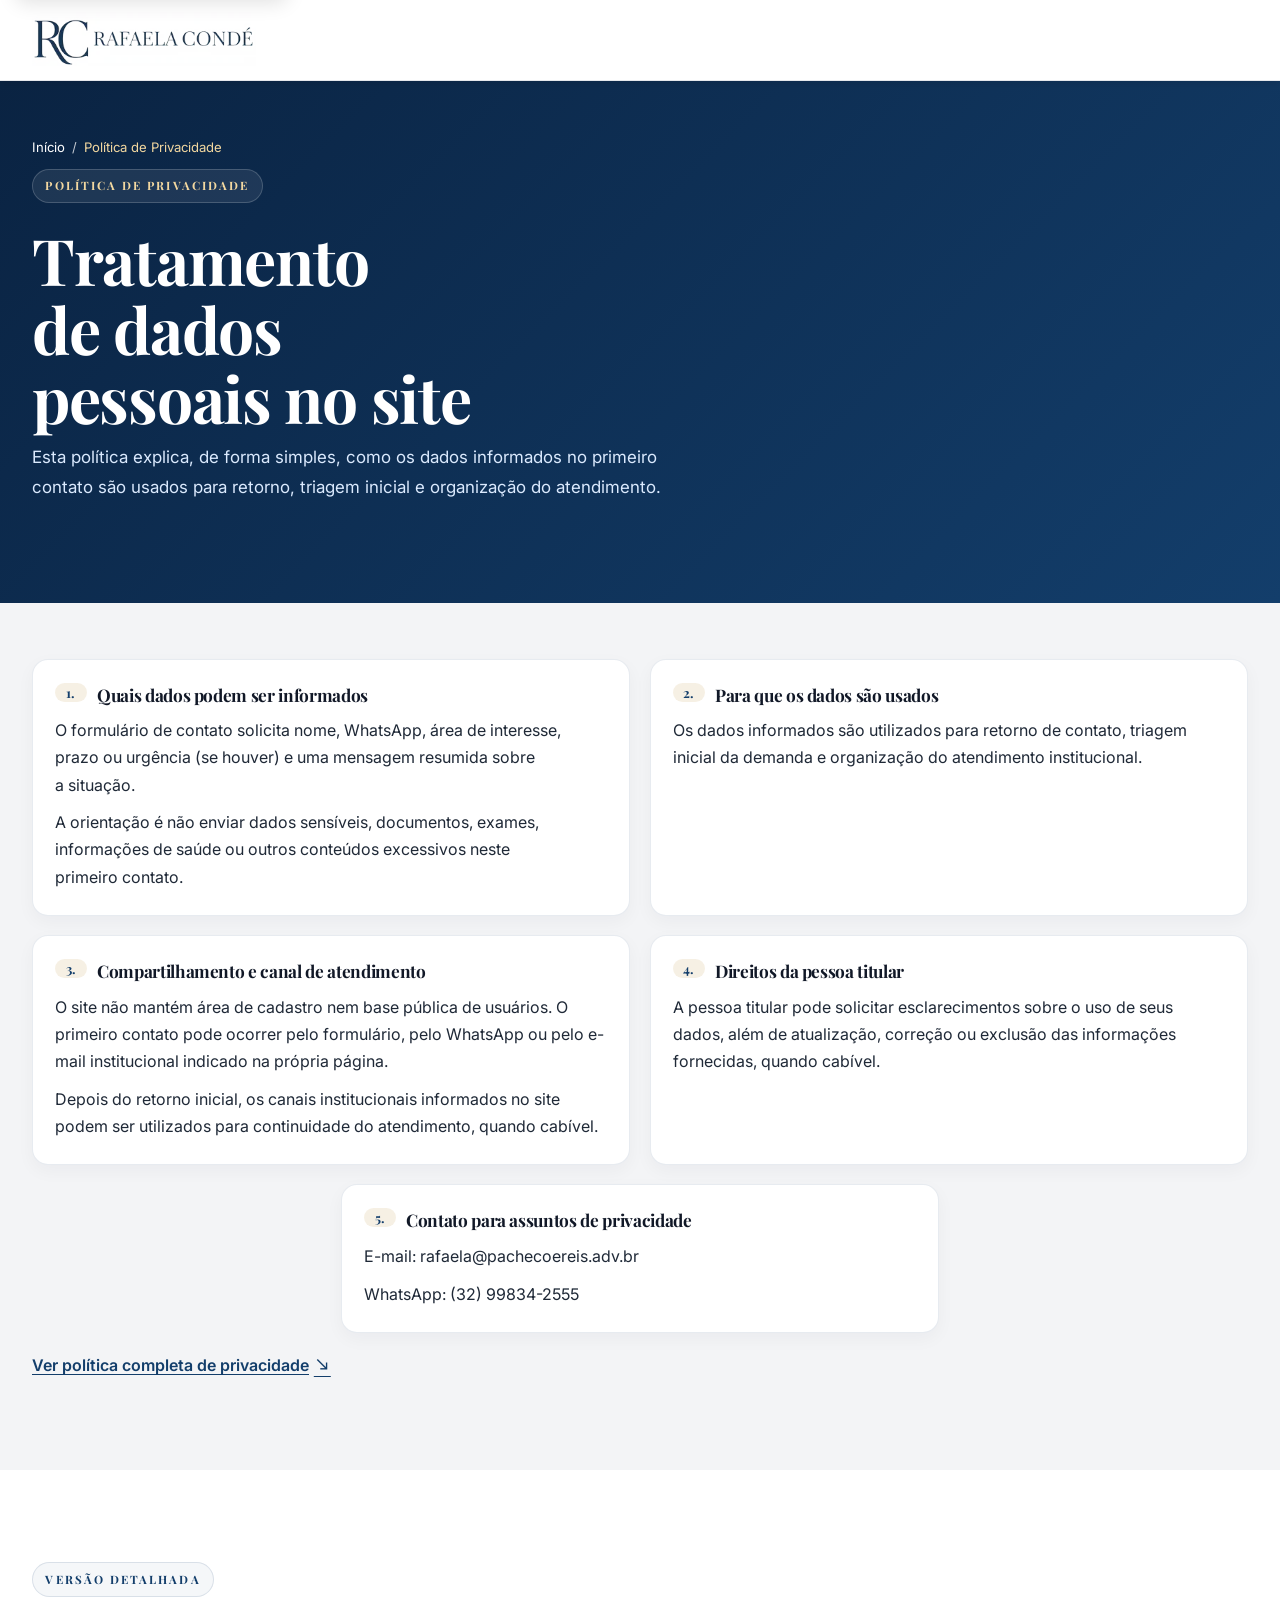
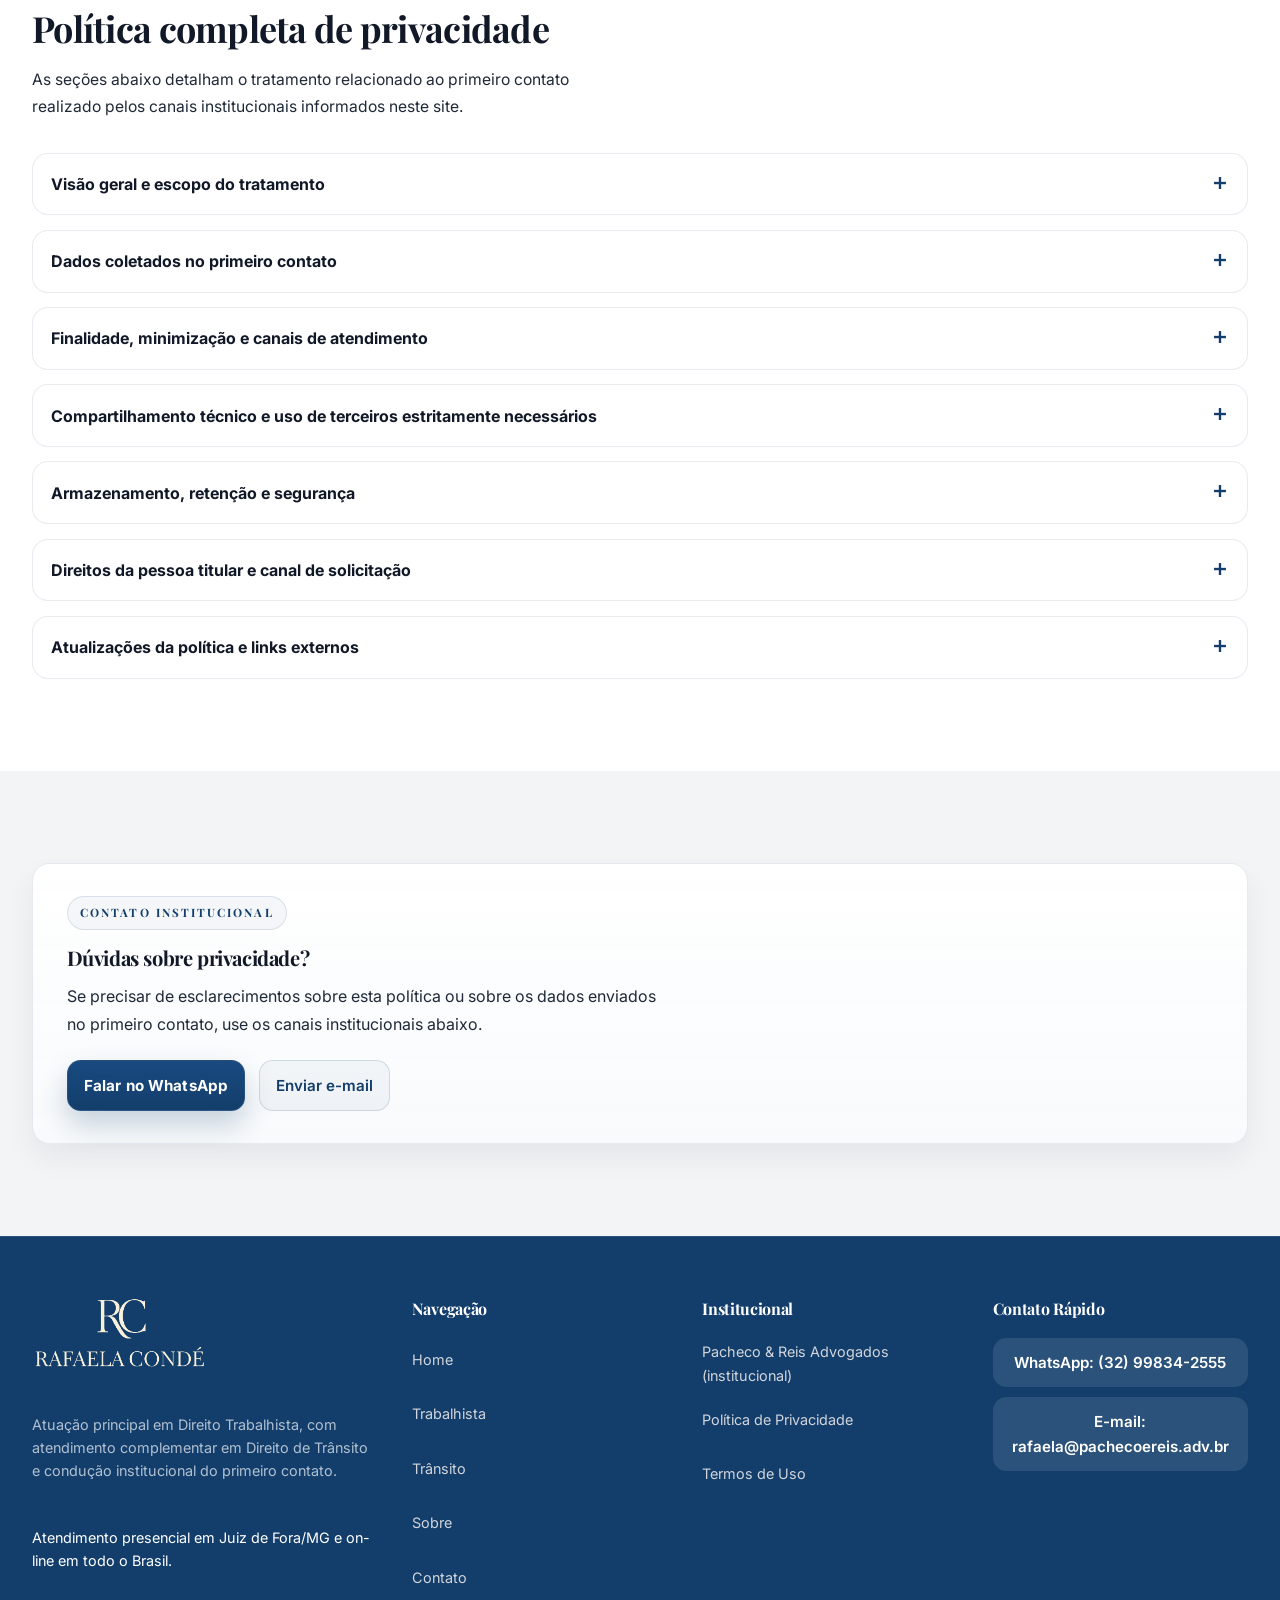
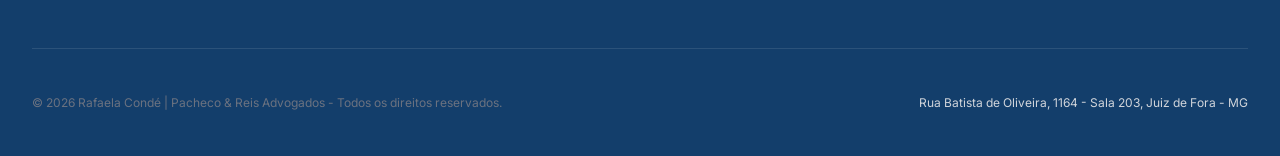
<file: politica-de-privacidade/index.html>
<!DOCTYPE html>
<html lang="pt-BR">
  <head>
    <meta charset="utf-8" />
    <meta content="width=device-width, initial-scale=1.0" name="viewport" />
    <meta
      name="description"
      content="Como os dados informados no primeiro contato são utilizados para retorno, triagem inicial e organização do atendimento."
    />
    <meta name="theme-color" content="#133E6B" />
    <link rel="canonical" href="https://rafaelaconde.adv.br/politica-de-privacidade/" />
    <title>Política de Privacidade | Dra. Rafaela Condé</title>
    <link href="../assets/images/favicon.png" rel="icon" type="image/png" />
        <link
      rel="preload"
      href="../assets/fonts/Inter/Inter-VariableFont_opsz,wght.ttf"
      as="font"
      type="font/ttf"
      crossorigin
    />
    <link
      rel="preload"
      href="../assets/fonts/Playfair_Display/PlayfairDisplay-VariableFont_wght.ttf"
      as="font"
      type="font/ttf"
      crossorigin
    />
    <link href="../assets/css/styles.css?v=20260422-1" rel="stylesheet" />
    <script>
      (() => {
        const GA_ID = "G-N1Q726MW35";
        const ICONS_HREF = "https://fonts.googleapis.com/icon?family=Material+Icons+Outlined";
        let didLoad = false;
        window.dataLayer = window.dataLayer || [];
        window.gtag = window.gtag || function gtag() { window.dataLayer.push(arguments); };
        window.gtag("js", new Date());

        const loadDeferredThirdParties = () => {
          if (didLoad) {
            return;
          }

          didLoad = true;
          const iconsLink = document.createElement("link");
          iconsLink.rel = "stylesheet";
          iconsLink.href = ICONS_HREF;
          document.head.appendChild(iconsLink);

          const gaScript = document.createElement("script");
          gaScript.async = true;
          gaScript.src = `https://www.googletagmanager.com/gtag/js?id=${GA_ID}`;
          gaScript.onload = () => {
            window.gtag("config", GA_ID, { transport_type: "beacon" });
          };
          document.head.appendChild(gaScript);
        };

        const triggerLoad = () => {
          loadDeferredThirdParties();
          interactionEvents.forEach((eventName) => {
            window.removeEventListener(eventName, triggerLoad, interactionOptions);
          });
        };

        const interactionEvents = ["pointerdown", "keydown", "touchstart", "scroll"];
        const interactionOptions = { passive: true, once: true };
        interactionEvents.forEach((eventName) => {
          window.addEventListener(eventName, triggerLoad, interactionOptions);
        });

        if ("requestIdleCallback" in window) {
          window.requestIdleCallback(triggerLoad, { timeout: 2500 });
          return;
        }

        window.setTimeout(triggerLoad, 2500);
      })();
    </script>
  </head>
  <body class="page-legal page-privacy">
    <a class="skip-link" href="#main-content">Pular para o conteúdo principal</a>
    <header class="site-header">
      <div class="container header-inner">
        <a class="brand" href="../" aria-label="Voltar para a página inicial">
          <picture>
<source
              sizes="(max-width: 1023px) 40vw, 14rem"
              srcset="
                ../assets/images/optimized/logo-light-320.webp 320w,
                ../assets/images/optimized/logo-light-640.webp 640w
              "
              type="image/webp"
            />
            <img
              alt=""
              aria-hidden="true"
              class="brand-logo-image logo-light"
              height="171"
              src="../assets/images/min-logo-horizontal-light-rc-no-bg.png"
              width="689"
            />
          </picture>
          <picture>
<source
              sizes="(max-width: 1023px) 40vw, 14rem"
              srcset="
                ../assets/images/optimized/logo-dark-320.webp 320w,
                ../assets/images/optimized/logo-dark-640.webp 640w
              "
              type="image/webp"
            />
            <img
              alt=""
              aria-hidden="true"
              class="brand-logo-image logo-dark"
              height="170"
              src="../assets/images/min-logo-horizontal-dark-rc-no-bg.png"
              width="700"
            />
          </picture>
          <span class="sr-only">Dra. Rafaela Condé | Pacheco &amp; Reis Advogados</span>
        </a>
      </div>
    </header>

    <main id="main-content">
      <section class="page-hero" aria-labelledby="privacy-title">
        <div class="container page-hero-content" data-reveal>
          <nav aria-label="Breadcrumb" class="legal-breadcrumb">
            <a href="../">Início</a>
            <span aria-hidden="true">/</span>
            <span aria-current="page">Política de Privacidade</span>
          </nav>
          <p class="section-kicker">Política de Privacidade</p>
          <h1 class="page-hero-title" id="privacy-title">Tratamento de dados pessoais no site</h1>
          <p class="page-hero-text">
            Esta política explica, de forma simples, como os dados informados no primeiro contato
            são usados para retorno, triagem inicial e organização do atendimento.
          </p>
        </div>
      </section>

      <section class="section section-soft legal-summary-section" aria-labelledby="privacy-summary-title">
        <div class="container">
          <div class="legal-summary-grid legal-shell">
            <article class="legal-card">
              <h2 id="privacy-summary-title">
                <span class="legal-card-index">1.</span>
                Quais dados podem ser informados
              </h2>
              <p>
                O formulário de contato solicita nome, WhatsApp, área de interesse, prazo ou
                urgência (se houver) e uma mensagem resumida sobre a situação.
              </p>
              <p>
                A orientação é não enviar dados sensíveis, documentos, exames, informações de saúde
                ou outros conteúdos excessivos neste primeiro contato.
              </p>
            </article>
            <article class="legal-card">
              <h2>
                <span class="legal-card-index">2.</span>
                Para que os dados são usados
              </h2>
              <p>
                Os dados informados são utilizados para retorno de contato, triagem inicial da
                demanda e organização do atendimento institucional.
              </p>
            </article>
            <article class="legal-card">
              <h2>
                <span class="legal-card-index">3.</span>
                Compartilhamento e canal de atendimento
              </h2>
              <p>
                O site não mantém área de cadastro nem base pública de usuários. O primeiro contato
                pode ocorrer pelo formulário, pelo WhatsApp ou pelo e-mail institucional indicado na
                própria página.
              </p>
              <p>
                Depois do retorno inicial, os canais institucionais informados no site podem ser
                utilizados para continuidade do atendimento, quando cabível.
              </p>
            </article>
            <article class="legal-card">
              <h2>
                <span class="legal-card-index">4.</span>
                Direitos da pessoa titular
              </h2>
              <p>
                A pessoa titular pode solicitar esclarecimentos sobre o uso de seus dados, além de
                atualização, correção ou exclusão das informações fornecidas, quando cabível.
              </p>
            </article>
            <article class="legal-card">
              <h2>
                <span class="legal-card-index">5.</span>
                Contato para assuntos de privacidade
              </h2>
              <p>
                E-mail:
                <a href="mailto:rafaela@pachecoereis.adv.br">rafaela@pachecoereis.adv.br</a>
              </p>
              <p>
                WhatsApp:
                <a
                  href="https://wa.me/5532998342555?text=Ol%C3%A1.%20Vi%20o%20site%20e%20gostaria%20de%20orienta%C3%A7%C3%A3o%20inicial%20sobre%20%5BTrabalhista%2FTr%C3%A2nsito%5D.%20Resumo%3A%20%5B3%20linhas%5D.%20Prazo%2Furg%C3%AAncia%3A%20%5Bse%20houver%5D."
                  rel="noopener noreferrer"
                  target="_blank"
                >
                  (32) 99834-2555
                </a>
              </p>
            </article>
          </div>
          <div class="legal-summary-link-wrap">
            <a class="legal-summary-link" href="#politica-completa">
              Ver política completa de privacidade
              <span aria-hidden="true" class="material-icons-outlined">south_east</span>
            </a>
          </div>
        </div>
      </section>

      <section
        class="section section-contrast legal-detail-section"
        id="politica-completa"
        aria-labelledby="privacy-detail-title"
      >
        <div class="container">
          <header class="section-header section-header-left compact legal-detail-header">
            <p class="section-kicker">Versão Detalhada</p>
            <h2 class="section-title" id="privacy-detail-title">
              Política completa de privacidade
            </h2>
            <p class="section-summary">
              As seções abaixo detalham o tratamento relacionado ao primeiro contato realizado pelos
              canais institucionais informados neste site.
            </p>
          </header>

          <div class="legal-detail-list">
            <details class="legal-detail">
              <summary>Visão geral e escopo do tratamento</summary>
              <div class="legal-detail-content">
                <p>
                  Esta política trata dos dados pessoais informados por quem entra em contato pelo
                  site da Dra. Rafaela Condé para solicitar retorno, orientação inicial e
                  organização do atendimento.
                </p>
                <p>
                  O escopo desta página se limita ao primeiro contato realizado pelo formulário,
                  pelo WhatsApp, pelo e-mail institucional e pelos demais canais apresentados no
                  site. O conteúdo publicado tem caráter informativo e institucional e não cria, por
                  si só, contratação automática.
                </p>
              </div>
            </details>

            <details class="legal-detail">
              <summary>Dados coletados no primeiro contato</summary>
              <div class="legal-detail-content">
                <p>
                  No formulário principal, o site solicita nome, WhatsApp, área de interesse, prazo
                  ou urgência, quando houver, e uma mensagem com descrição resumida da situação.
                </p>
                <p>
                  Também podem ser recebidos dados que a própria pessoa titular informe ao utilizar
                  o e-mail institucional ou o link de WhatsApp disponível nas páginas do site.
                </p>
                <p>
                  A orientação do site é informar apenas o essencial neste primeiro momento e evitar
                  o envio de dados sensíveis, documentos, exames ou informações excessivas.
                </p>
              </div>
            </details>

            <details class="legal-detail">
              <summary>Finalidade, minimização e canais de atendimento</summary>
              <div class="legal-detail-content">
                <p>
                  Os dados informados são utilizados para retorno de contato, triagem inicial da
                  demanda, organização do atendimento e encaminhamento do primeiro passo adequado ao
                  caso apresentado.
                </p>
                <p>
                  O tratamento procura observar a lógica de minimização: apenas as informações
                  necessárias ao primeiro retorno devem ser enviadas. Se houver necessidade de
                  aprofundamento, a continuidade do atendimento pode ocorrer pelos canais
                  institucionais indicados no site.
                </p>
              </div>
            </details>

            <details class="legal-detail">
              <summary>Compartilhamento técnico e uso de terceiros estritamente necessários</summary>
              <div class="legal-detail-content">
                <p>
                  O site não oferece área de cadastro, painel público de usuários ou base de acesso
                  aberta. As informações do primeiro contato são direcionadas aos canais
                  institucionais apresentados na própria página.
                </p>
                <p>
                  Quando a pessoa titular opta por usar WhatsApp ou e-mail, a comunicação também
                  passa pelos serviços correspondentes a esses canais. Além disso, o site pode
                  conter links institucionais externos, hipótese em que se aplicam as condições do
                  ambiente de destino.
                </p>
              </div>
            </details>

            <details class="legal-detail">
              <summary>Armazenamento, retenção e segurança</summary>
              <div class="legal-detail-content">
                <p>
                  As informações recebidas são tratadas no contexto do atendimento institucional e
                  mantidas pelo tempo necessário para retorno, triagem inicial, organização do
                  atendimento e cumprimento de obrigações legais, éticas ou profissionais, quando
                  cabíveis.
                </p>
                <p>
                  O próprio fluxo do site já orienta a reduzir a exposição desnecessária de dados no
                  primeiro contato. Por isso, conteúdos excessivos, sensíveis ou alheios à finalidade
                  inicial devem ser evitados.
                </p>
              </div>
            </details>

            <details class="legal-detail">
              <summary>Direitos da pessoa titular e canal de solicitação</summary>
              <div class="legal-detail-content">
                <p>
                  A pessoa titular pode solicitar esclarecimentos sobre o tratamento de seus dados,
                  bem como atualização, correção ou exclusão das informações fornecidas, quando a
                  solicitação for compatível com a finalidade do atendimento e com as obrigações
                  aplicáveis.
                </p>
                <p>
                  As solicitações relacionadas a privacidade podem ser encaminhadas para
                  <a href="mailto:rafaela@pachecoereis.adv.br">rafaela@pachecoereis.adv.br</a> ou
                  pelo WhatsApp
                  <a
                    href="https://wa.me/5532998342555?text=Ol%C3%A1.%20Gostaria%20de%20esclarecimentos%20sobre%20privacidade%20e%20tratamento%20de%20dados%20no%20site."
                    rel="noopener noreferrer"
                    target="_blank"
                  >
                    (32) 99834-2555
                  </a>
                  .
                </p>
              </div>
            </details>

            <details class="legal-detail">
              <summary>Atualizações da política e links externos</summary>
              <div class="legal-detail-content">
                <p>
                  Esta política pode ser atualizada para refletir ajustes no conteúdo institucional,
                  nos canais de contato ou no próprio fluxo de atendimento informado neste site.
                </p>
                <p>
                  A versão vigente permanece publicada nesta rota. Caso a navegação siga para sites
                  externos indicados aqui, as condições e políticas do ambiente de destino passam a
                  ser aplicáveis àquela interação específica.
                </p>
              </div>
            </details>
          </div>
        </div>
      </section>

      <section class="section section-soft legal-contact-section" aria-labelledby="privacy-contact-title">
        <div class="container">
          <div class="legal-contact-card">
            <p class="section-kicker">Contato Institucional</p>
            <h2 class="cta-band-title" id="privacy-contact-title">Dúvidas sobre privacidade?</h2>
            <p class="cta-band-text">
              Se precisar de esclarecimentos sobre esta política ou sobre os dados enviados no
              primeiro contato, use os canais institucionais abaixo.
            </p>
            <div class="section-actions section-actions-left legal-cta-actions">
              <a
                class="btn btn-primary"
                href="https://wa.me/5532998342555?text=Ol%C3%A1.%20Gostaria%20de%20esclarecimentos%20sobre%20privacidade%20e%20tratamento%20de%20dados%20no%20site."
                rel="noopener noreferrer"
                target="_blank"
                aria-label="Enviar mensagem pelo WhatsApp sobre privacidade"
              >
                Falar no WhatsApp
              </a>
              <a
                class="legal-cta-secondary"
                href="mailto:rafaela@pachecoereis.adv.br"
                aria-label="Enviar e-mail sobre privacidade"
              >
                Enviar e-mail
              </a>
            </div>
          </div>
        </div>
      </section>
    </main>

    <footer class="site-footer">
      <div class="container">
        <div class="footer-grid">
          <div class="footer-brand">
            <div class="footer-brand-logo">
              <img
                alt=""
                aria-hidden="true"
                class="footer-logo-image"
                src="../assets/images/min-logo-center-dark-rc-no-bg.png"
              />
              <span class="sr-only">Rafaela Condé | Pacheco &amp; Reis Advogados</span>
            </div>
            <p class="footer-text">
              Atuação principal em Direito Trabalhista, com atendimento complementar em Direito de
              Trânsito e condução institucional do primeiro contato.
            </p>
            <p class="footer-support">
              Atendimento presencial em Juiz de Fora/MG e on-line em todo o Brasil.
            </p>
          </div>
          <div class="footer-column">
            <h3 class="footer-title">Navegação</h3>
            <ul class="footer-list">
              <li><a class="footer-link" href="../">Home</a></li>
              <li><a class="footer-link" href="../direito-trabalhista/">Trabalhista</a></li>
              <li><a class="footer-link" href="../direito-de-transito/">Trânsito</a></li>
              <li><a class="footer-link" href="../sobre/">Sobre</a></li>
              <li><a class="footer-link" href="../#contato">Contato</a></li>
            </ul>
          </div>
          <div class="footer-column">
            <h3 class="footer-title">Institucional</h3>
            <ul class="footer-list">
              <li>
                <a
                  class="footer-link"
                  href="https://pachecoereis.adv.br/"
                  rel="noopener noreferrer"
                  target="_blank"
                >
                  Pacheco &amp; Reis Advogados (institucional)
                </a>
              </li>
              <li>
                <a class="footer-link" href="../politica-de-privacidade/">
                  Política de Privacidade
                </a>
              </li>
              <li><a class="footer-link" href="../termos-de-uso/">Termos de Uso</a></li>
            </ul>
          </div>
          <div class="footer-column">
            <h3 class="footer-title">Contato Rápido</h3>
            <a
              class="footer-cta"
              href="https://wa.me/5532998342555?text=Ol%C3%A1.%20Gostaria%20de%20esclarecimentos%20sobre%20privacidade%20e%20tratamento%20de%20dados%20no%20site."
              rel="noopener noreferrer"
              target="_blank"
              aria-label="Enviar mensagem pelo WhatsApp sobre privacidade"
            >
              WhatsApp: (32) 99834-2555
            </a>
            <a
              class="footer-cta"
              href="mailto:rafaela@pachecoereis.adv.br"
              aria-label="Enviar e-mail para assuntos de privacidade"
            >
              E-mail: rafaela@pachecoereis.adv.br
            </a>
          </div>
        </div>
        <div class="footer-bottom">
          <p>© 2026 Rafaela Condé | Pacheco &amp; Reis Advogados - Todos os direitos reservados.</p>
          <div class="footer-meta">
            <span>Rua Batista de Oliveira, 1164 - Sala 203, Juiz de Fora - MG</span>
          </div>
        </div>
      </div>
    </footer>

    <script defer src="../assets/js/main.js?v=20260422-1"></script>
  </body>
</html>
</file>
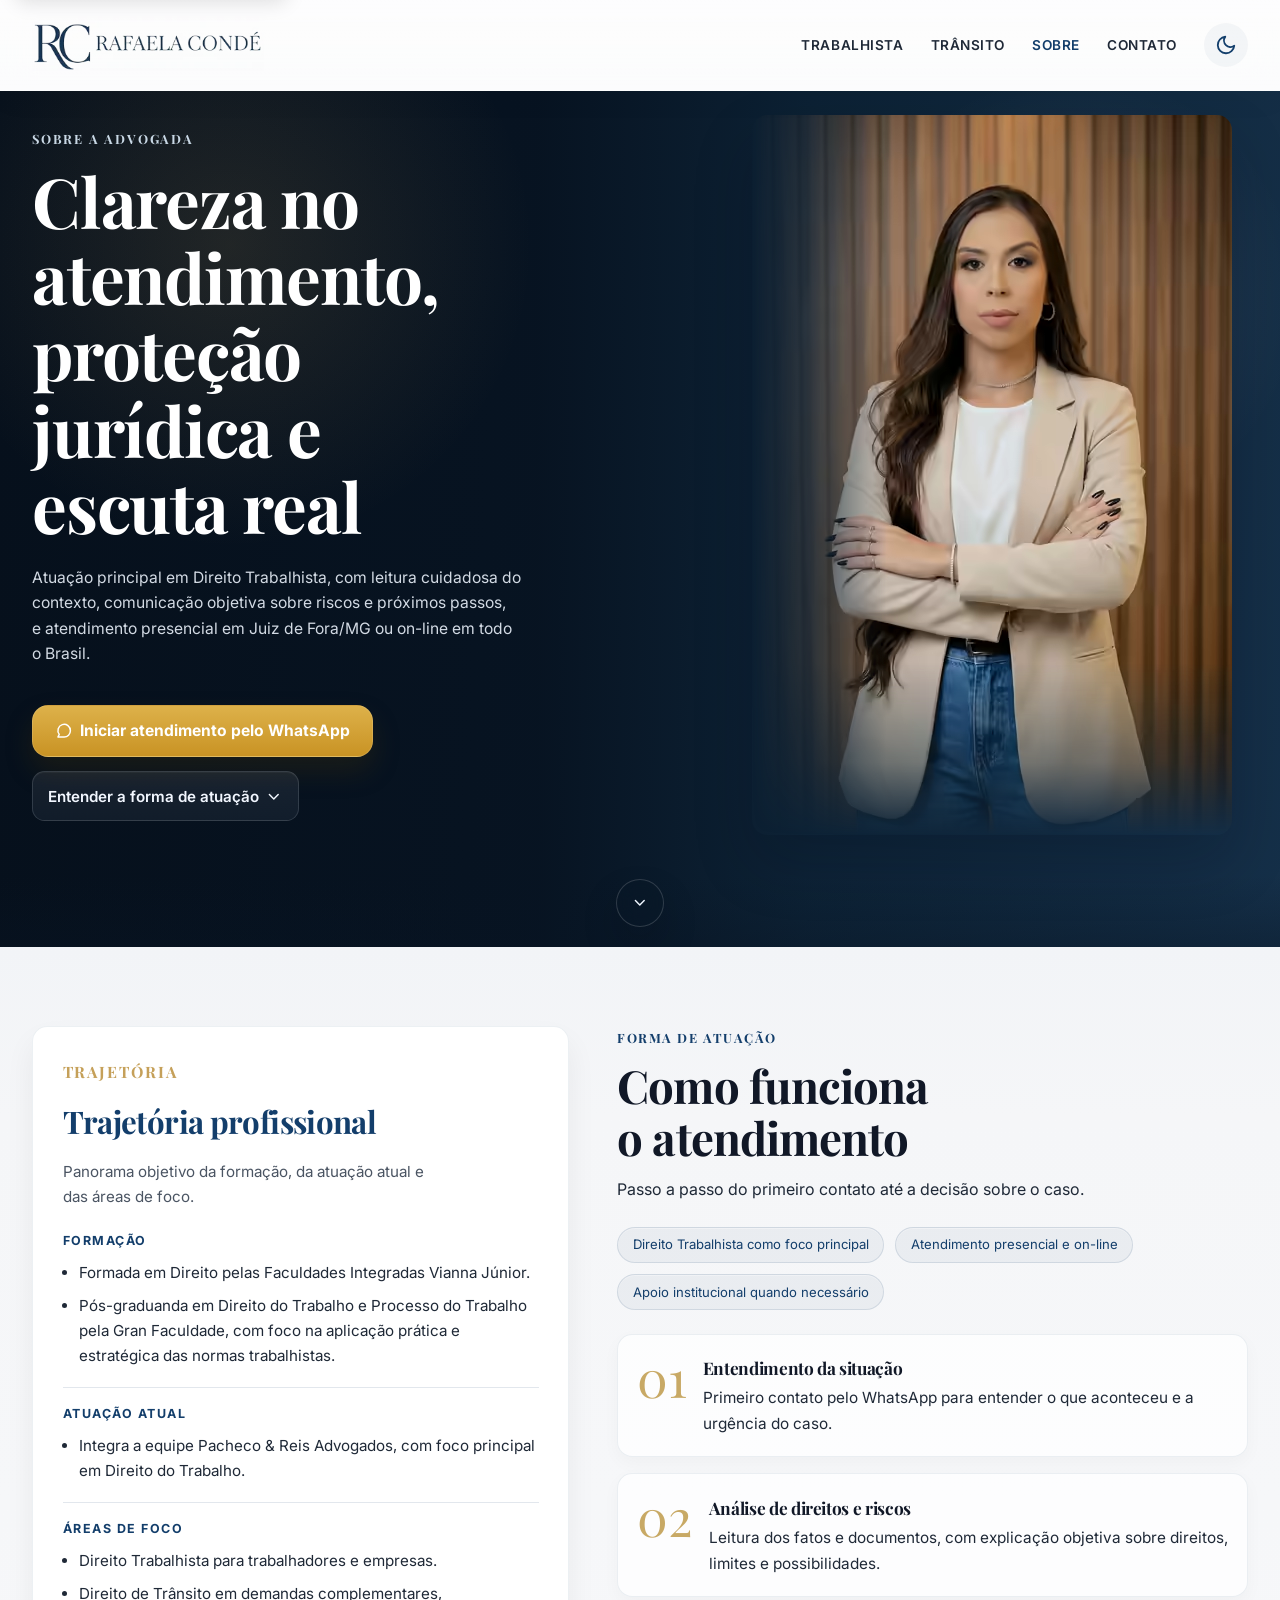
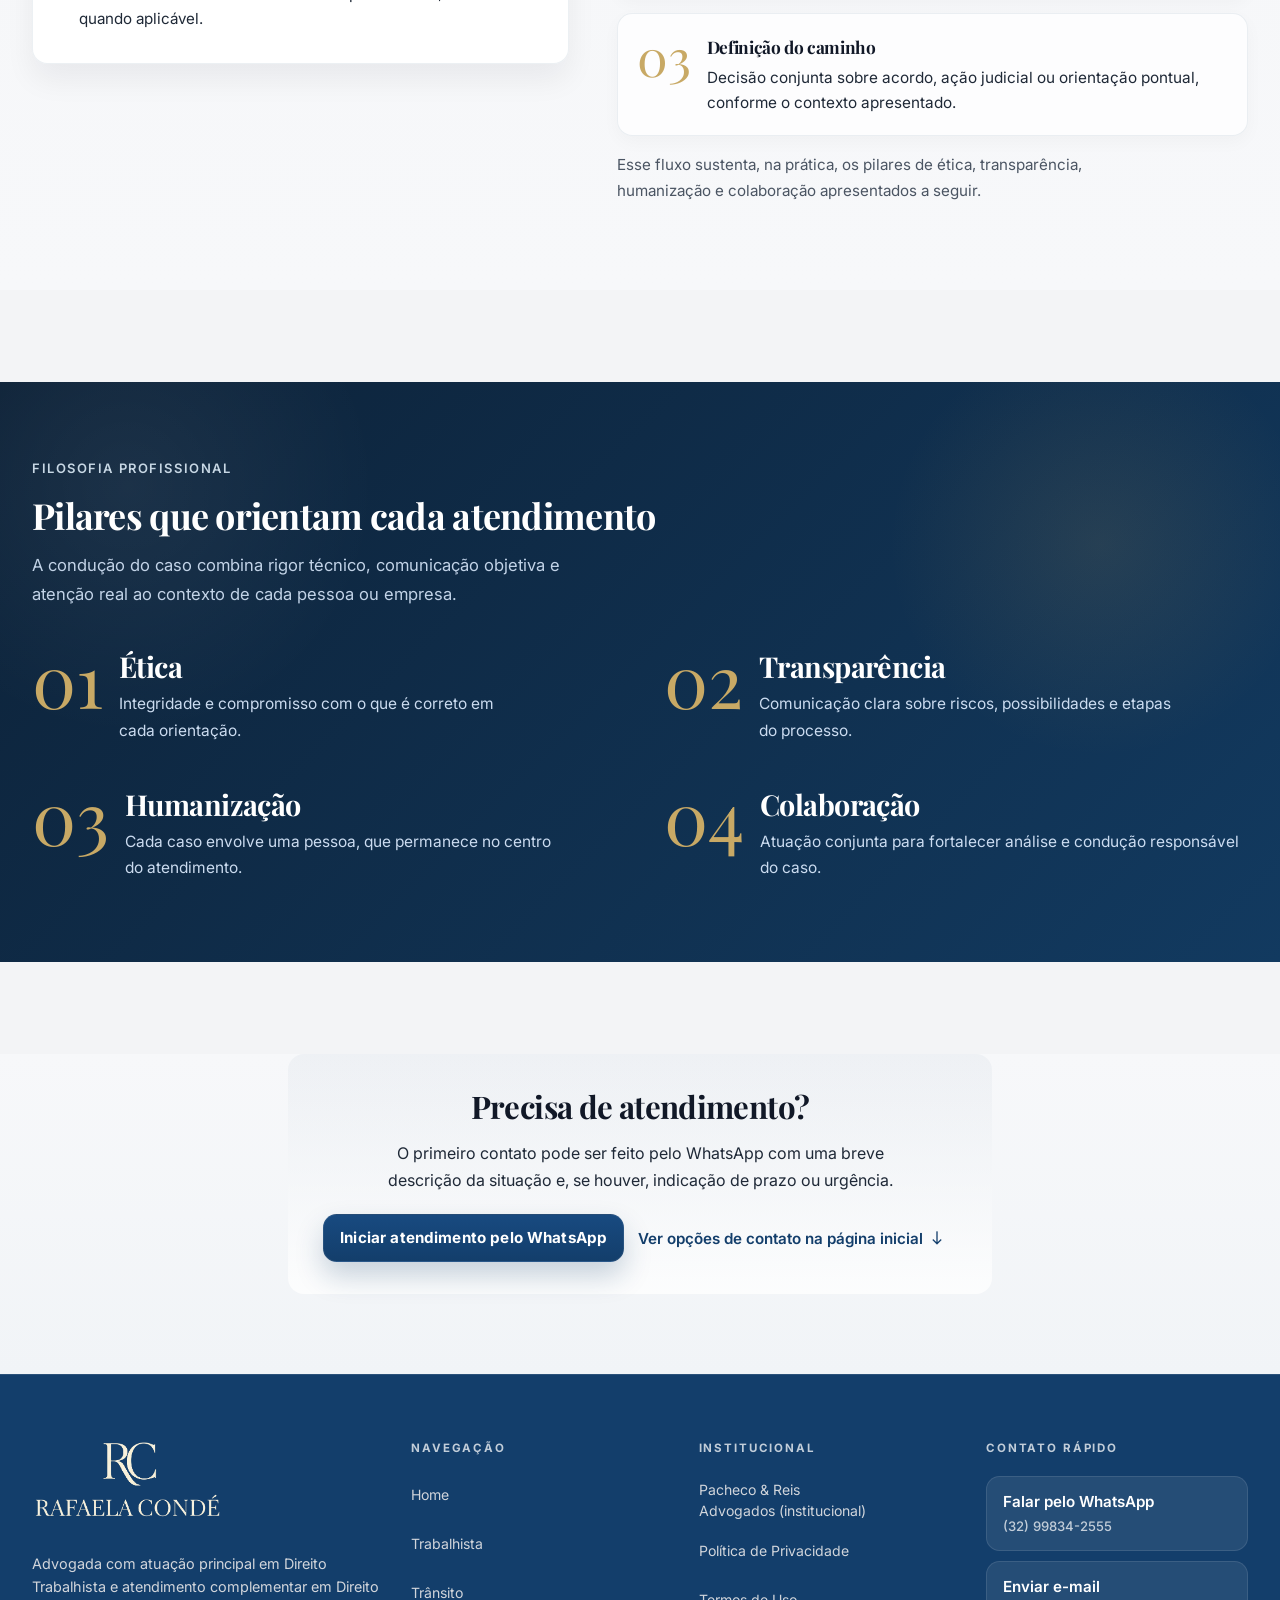
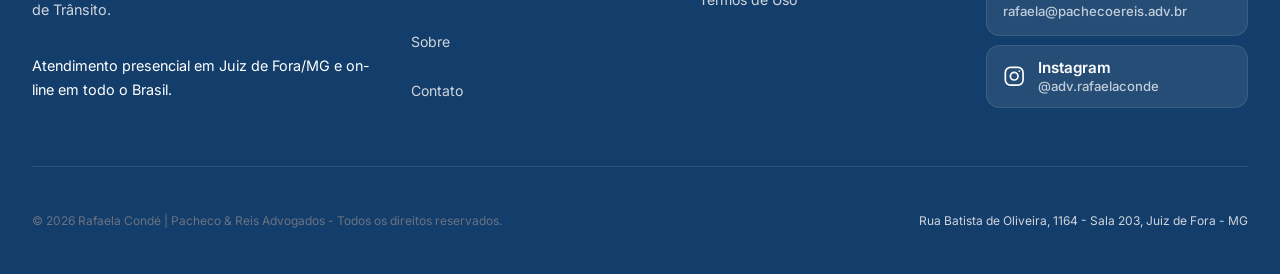
<file: sobre/index.html>
<!DOCTYPE html>
<html lang="pt-BR">
  <head>
    <meta charset="utf-8" />
    <meta content="width=device-width, initial-scale=1.0" name="viewport" />
    <meta
      name="description"
      content="Conheça a trajetória da Dra. Rafaela Condé, com atuação em Direito Trabalhista e atendimento presencial em Juiz de Fora/MG e on-line em todo o Brasil."
    />
    <meta name="theme-color" content="#133E6B" />
    <link rel="canonical" href="https://rafaelaconde.adv.br/sobre/" />
    <meta property="og:title" content="Sobre | Dra. Rafaela Condé" />
    <meta
      property="og:description"
      content="Trajetória, forma de atendimento e posicionamento profissional da Dra. Rafaela Condé."
    />
    <meta property="og:type" content="website" />
    <meta property="og:url" content="https://rafaelaconde.adv.br/sobre/" />
    <meta property="og:image" content="https://rafaelaconde.adv.br/assets/images/rafaela.JPG.jpeg" />
    <meta property="og:image:alt" content="Retrato profissional da Dra. Rafaela Condé" />
    <meta property="og:image:type" content="image/jpeg" />
    <meta name="twitter:card" content="summary_large_image" />
    <meta name="twitter:image" content="https://rafaelaconde.adv.br/assets/images/rafaela.JPG.jpeg" />
    <meta name="twitter:image:alt" content="Retrato profissional da Dra. Rafaela Condé" />
    <title>Sobre | Dra. Rafaela Condé</title>
    <link href="../assets/images/favicon.png" rel="icon" type="image/png" />
        <link
      rel="preload"
      href="../assets/fonts/Inter/Inter-VariableFont_opsz,wght.ttf"
      as="font"
      type="font/ttf"
      crossorigin
    />
    <link
      rel="preload"
      href="../assets/fonts/Playfair_Display/PlayfairDisplay-VariableFont_wght.ttf"
      as="font"
      type="font/ttf"
      crossorigin
    />
    <link href="../assets/css/styles.css?v=20261021-1" rel="stylesheet" />
    <script>
      (() => {
        const GA_ID = "G-N1Q726MW35";
        const ICONS_HREF = "https://fonts.googleapis.com/icon?family=Material+Icons+Outlined";
        let didLoad = false;
        window.dataLayer = window.dataLayer || [];
        window.gtag = window.gtag || function gtag() { window.dataLayer.push(arguments); };
        window.gtag("js", new Date());

        const loadDeferredThirdParties = () => {
          if (didLoad) {
            return;
          }

          didLoad = true;
          const iconsLink = document.createElement("link");
          iconsLink.rel = "stylesheet";
          iconsLink.href = ICONS_HREF;
          document.head.appendChild(iconsLink);

          const gaScript = document.createElement("script");
          gaScript.async = true;
          gaScript.src = `https://www.googletagmanager.com/gtag/js?id=${GA_ID}`;
          gaScript.onload = () => {
            window.gtag("config", GA_ID, { transport_type: "beacon" });
          };
          document.head.appendChild(gaScript);
        };

        const triggerLoad = () => {
          loadDeferredThirdParties();
          interactionEvents.forEach((eventName) => {
            window.removeEventListener(eventName, triggerLoad, interactionOptions);
          });
        };

        const interactionEvents = ["pointerdown", "keydown", "touchstart", "scroll"];
        const interactionOptions = { passive: true, once: true };
        interactionEvents.forEach((eventName) => {
          window.addEventListener(eventName, triggerLoad, interactionOptions);
        });

        if ("requestIdleCallback" in window) {
          window.requestIdleCallback(triggerLoad, { timeout: 2500 });
          return;
        }

        window.setTimeout(triggerLoad, 2500);
      })();
    </script>
  </head>
  <body class="page-about">
    <a class="skip-link" href="#main-content">Pular para o conteúdo principal</a>
    <header class="site-header">
      <div class="container header-inner">
        <a class="brand" href="../" aria-label="Voltar para a página inicial">
          <picture>
<source
              sizes="(max-width: 1023px) 40vw, 14rem"
              srcset="
                ../assets/images/optimized/logo-light-320.webp 320w,
                ../assets/images/optimized/logo-light-640.webp 640w
              "
              type="image/webp"
            />
            <img
              alt=""
              aria-hidden="true"
              class="brand-logo-image logo-light"
              height="171"
              src="../assets/images/min-logo-horizontal-light-rc-no-bg.png"
              width="689"
            />
          </picture>
          <picture>
<source
              sizes="(max-width: 1023px) 40vw, 14rem"
              srcset="
                ../assets/images/optimized/logo-dark-320.webp 320w,
                ../assets/images/optimized/logo-dark-640.webp 640w
              "
              type="image/webp"
            />
            <img
              alt=""
              aria-hidden="true"
              class="brand-logo-image logo-dark"
              height="170"
              src="../assets/images/min-logo-horizontal-dark-rc-no-bg.png"
              width="700"
            />
          </picture>
          <span class="sr-only">Dra. Rafaela Condé | Pacheco &amp; Reis Advogados</span>
        </a>
        <nav aria-label="Navegação principal" class="desktop-nav">
          <a class="nav-link" href="../direito-trabalhista/">Trabalhista</a>
          <a class="nav-link" href="../direito-de-transito/">Trânsito</a>
          <a aria-current="page" class="nav-link" href="../sobre/">Sobre</a>
          <a class="nav-link" href="../#contato">Contato</a>
          <button aria-label="Alternar tema" class="theme-toggle" id="theme-toggle" type="button">
            <span class="theme-icon theme-icon-dark" aria-hidden="true">
              <svg class="icon-svg" viewBox="0 0 24 24"><path d="M21 12.79A9 9 0 1 1 11.21 3a7 7 0 0 0 9.79 9.79Z" /></svg>
            </span>
            <span class="theme-icon theme-icon-light" aria-hidden="true">
              <svg class="icon-svg" viewBox="0 0 24 24"><circle cx="12" cy="12" r="4" /><path d="M12 2v2.5M12 19.5V22M4.93 4.93l1.77 1.77M17.3 17.3l1.77 1.77M2 12h2.5M19.5 12H22M4.93 19.07l1.77-1.77M17.3 6.7l1.77-1.77" /></svg>
            </span>
          </button>
        </nav>
        <button aria-controls="mobile-nav" aria-expanded="false" aria-label="Abrir menu de navegação" class="mobile-nav-toggle" id="mobile-nav-toggle" type="button">
          <svg aria-hidden="true" class="icon-svg" viewBox="0 0 24 24"><path d="M4 7h16M4 12h16M4 17h16" /></svg>
        </button>
      </div>
      <nav aria-label="Navegação mobile" class="mobile-nav" id="mobile-nav">
        <a class="mobile-nav-link" href="../direito-trabalhista/">Trabalhista</a>
        <a class="mobile-nav-link" href="../direito-de-transito/">Trânsito</a>
        <a aria-current="page" class="mobile-nav-link" href="../sobre/">Sobre</a>
        <a class="mobile-nav-link" href="../#contato">Contato</a>
      </nav>
    </header>

    <main id="main-content">
      <section class="page-hero page-hero-about" aria-labelledby="sobre-title">
        <div class="container page-hero-content">
          <div class="page-hero-shell">
            <div class="page-hero-copy">
              <p class="section-kicker">Sobre a Advogada</p>
              <h1 class="page-hero-title" id="sobre-title">
                Clareza no atendimento, proteção jurídica e escuta real
              </h1>
              <p class="page-hero-text">
                Atuação principal em Direito Trabalhista, com leitura cuidadosa do contexto,
                comunicação objetiva sobre riscos e próximos passos, e atendimento presencial em
                Juiz de Fora/MG ou on-line em todo o Brasil.
              </p>
              <div class="section-actions page-about-hero-actions">
                <a
                  class="btn btn-lg hero-primary-cta"
                  href="https://wa.me/5532998342555?text=Ol%C3%A1.%20Vi%20a%20p%C3%A1gina%20Sobre%20e%20gostaria%20de%20orienta%C3%A7%C3%A3o%20inicial%20sobre%20%5BTrabalhista%2FTr%C3%A2nsito%5D.%20Resumo%3A%20%5B3%20linhas%5D.%20Prazo%2Furg%C3%AAncia%3A%20%5Bse%20houver%5D."
                  rel="noopener noreferrer"
                  target="_blank"
                >
                  <svg aria-hidden="true" class="icon-svg" viewBox="0 0 24 24"><path d="M21 12a8.5 8.5 0 0 1-8.5 8.5H4l1.8-3.6A8.5 8.5 0 1 1 21 12Z" /></svg>
                  <span>Iniciar atendimento pelo WhatsApp</span>
                </a>
                <a class="hero-secondary-cta page-service-secondary-cta" href="#trajetoria">
                  <span>Entender a forma de atuação</span>
                  <svg aria-hidden="true" class="icon-svg" viewBox="0 0 24 24"><path d="m6 9 6 6 6-6" /></svg>
                </a>
              </div>
            </div>
            <div class="page-hero-media">
              <div class="page-hero-portrait">
                <picture>
                  <source
                    sizes="(max-width: 767px) 78vw, (max-width: 1023px) 46vw, 30rem"
                    srcset="
                      ../assets/images/optimized/hero-about-480.avif 480w,
                      ../assets/images/optimized/hero-about-768.avif 768w,
                      ../assets/images/optimized/hero-about-1024.avif 1024w
                    "
                    type="image/avif"
                  />
                  <source
                    sizes="(max-width: 767px) 78vw, (max-width: 1023px) 46vw, 30rem"
                    srcset="
                      ../assets/images/optimized/hero-about-480.webp 480w,
                      ../assets/images/optimized/hero-about-768.webp 768w,
                      ../assets/images/optimized/hero-about-1024.webp 1024w
                    "
                    type="image/webp"
                  />
                  <img
                    alt="Rafaela Condé em retrato institucional"
                    decoding="async"
                    fetchpriority="high"
                    height="1024"
                    src="../assets/images/optimized/hero-about-768.webp"
                    width="572"
                  />
                </picture>
              </div>
            </div>
          </div>
          <a class="page-about-hero-continuation" href="#trajetoria" aria-label="Ir para a próxima seção">
            <svg aria-hidden="true" class="icon-svg" viewBox="0 0 24 24"><path d="m6 9 6 6 6-6" /></svg>
          </a>
        </div>
      </section>

      <section class="section about about-page" id="trajetoria" aria-labelledby="trajetoria-title">
        <div class="container about-layout">
          <div class="about-card-frame" data-reveal>
            <article class="about-card">
              <p class="section-kicker about-card-kicker">Trajetória</p>
              <h3 class="about-card-title">Trajetória profissional</h3>
              <p class="about-card-summary">
                Panorama objetivo da formação, da atuação atual e das áreas de foco.
              </p>
              <div class="about-card-sections" aria-label="Resumo da trajetória profissional">
                <section class="about-card-section" data-reveal>
                  <span class="about-card-highlight-label">Formação</span>
                  <ul class="about-card-list">
                    <li>Formada em Direito pelas Faculdades Integradas Vianna Júnior.</li>
                    <li>Pós-graduanda em Direito do Trabalho e Processo do Trabalho pela Gran Faculdade, com foco na aplicação prática e estratégica das normas trabalhistas.</li>
                  </ul>
                </section>
                <section class="about-card-section" data-reveal>
                  <span class="about-card-highlight-label">Atuação atual</span>
                  <ul class="about-card-list">
                    <li>Integra a equipe Pacheco &amp; Reis Advogados, com foco principal em Direito do Trabalho.</li>
                  </ul>
                </section>
                <section class="about-card-section" data-reveal>
                  <span class="about-card-highlight-label">Áreas de foco</span>
                  <ul class="about-card-list">
                    <li>Direito Trabalhista para trabalhadores e empresas.</li>
                    <li>Direito de Trânsito em demandas complementares, quando aplicável.</li>
                  </ul>
                </section>
              </div>
            </article>
          </div>
          <div class="about-content about-page-content">
            <div class="about-page-heading" data-reveal>
              <p class="section-kicker">Forma de Atuação</p>
              <h2 class="section-title" id="trajetoria-title">Como funciona o atendimento</h2>
              <p class="section-description">
                Passo a passo do primeiro contato até a decisão sobre o caso.
              </p>
            </div>
            <div class="about-page-signals" aria-label="Pontos centrais da atuação" data-reveal>
              <span class="page-about-hero-chip">Direito Trabalhista como foco principal</span>
              <span class="page-about-hero-chip">Atendimento presencial e on-line</span>
              <span class="page-about-hero-chip">Apoio institucional quando necessário</span>
            </div>
            <div class="about-page-benefits">
              <div class="about-steps" aria-label="Etapas do atendimento">
                <article class="about-step" data-reveal>
                  <span aria-hidden="true" class="about-step-number">01</span>
                  <div class="about-step-body">
                    <h3 class="about-page-subtitle">Entendimento da situação</h3>
                    <p class="about-step-text">
                      Primeiro contato pelo WhatsApp para entender o que aconteceu e a urgência do caso.
                    </p>
                  </div>
                </article>
                <article class="about-step" data-reveal>
                  <span aria-hidden="true" class="about-step-number">02</span>
                  <div class="about-step-body">
                    <h3 class="about-page-subtitle">Análise de direitos e riscos</h3>
                    <p class="about-step-text">
                      Leitura dos fatos e documentos, com explicação objetiva sobre direitos, limites e possibilidades.
                    </p>
                  </div>
                </article>
                <article class="about-step" data-reveal>
                  <span aria-hidden="true" class="about-step-number">03</span>
                  <div class="about-step-body">
                    <h3 class="about-page-subtitle">Definição do caminho</h3>
                    <p class="about-step-text">
                      Decisão conjunta sobre acordo, ação judicial ou orientação pontual, conforme o contexto apresentado.
                    </p>
                  </div>
                </article>
              </div>
              <p class="about-process-bridge" data-reveal>
                Esse fluxo sustenta, na prática, os pilares de ética, transparência, humanização e colaboração apresentados a seguir.
              </p>
            </div>
          </div>
        </div>
      </section>

      <section class="section philosophy" aria-labelledby="filosofia-title">
        <div class="philosophy-band">
          <div aria-hidden="true" class="philosophy-texture"></div>
          <div class="container philosophy-inner">
            <div class="philosophy-heading">
              <p class="philosophy-kicker">Filosofia Profissional</p>
              <h2 class="section-title philosophy-title" id="filosofia-title">
                Pilares que orientam cada atendimento
              </h2>
              <p class="section-description philosophy-summary">
                A condução do caso combina rigor técnico, comunicação objetiva e atenção real ao
                contexto de cada pessoa ou empresa.
              </p>
            </div>
            <div class="philosophy-pillars" data-reveal>
              <article class="philosophy-pillar about-reveal-item">
                <span aria-hidden="true" class="philosophy-pillar-number">01</span>
                <h3 class="philosophy-pillar-title">Ética</h3>
                <p class="philosophy-pillar-text">
                  Integridade e compromisso com o que é correto em cada orientação.
                </p>
              </article>
              <article class="philosophy-pillar about-reveal-item">
                <span aria-hidden="true" class="philosophy-pillar-number">02</span>
                <h3 class="philosophy-pillar-title">Transparência</h3>
                <p class="philosophy-pillar-text">
                  Comunicação clara sobre riscos, possibilidades e etapas do processo.
                </p>
              </article>
              <article class="philosophy-pillar about-reveal-item">
                <span aria-hidden="true" class="philosophy-pillar-number">03</span>
                <h3 class="philosophy-pillar-title">Humanização</h3>
                <p class="philosophy-pillar-text">
                  Cada caso envolve uma pessoa, que permanece no centro do atendimento.
                </p>
              </article>
              <article class="philosophy-pillar about-reveal-item">
                <span aria-hidden="true" class="philosophy-pillar-number">04</span>
                <h3 class="philosophy-pillar-title">Colaboração</h3>
                <p class="philosophy-pillar-text">
                  Atuação conjunta para fortalecer análise e condução responsável do caso.
                </p>
              </article>
            </div>
          </div>
        </div>
      </section>

      <section class="section section-soft about-page-cta-section">
        <div class="container">
          <div class="cta-band">
            <h2 class="cta-band-title">Precisa de atendimento?</h2>
            <p class="cta-band-text">
              O primeiro contato pode ser feito pelo WhatsApp com uma breve descrição da situação e,
              se houver, indicação de prazo ou urgência.
            </p>
            <div class="section-actions">
              <a
                class="btn btn-primary btn-sm"
                href="https://wa.me/5532998342555?text=Ol%C3%A1.%20Vi%20o%20site%20e%20gostaria%20de%20orienta%C3%A7%C3%A3o%20inicial%20sobre%20%5BTrabalhista%2FTr%C3%A2nsito%5D.%20Resumo%3A%20%5B3%20linhas%5D.%20Prazo%2Furg%C3%AAncia%3A%20%5Bse%20houver%5D."
                rel="noopener noreferrer"
                target="_blank"
              >
                Iniciar atendimento pelo WhatsApp
              </a>
              <a class="hero-secondary-cta page-service-secondary-cta" href="../#contato">
                <span>Ver opções de contato na página inicial</span>
                <span aria-hidden="true" class="material-icons-outlined">south</span>
              </a>
            </div>
          </div>
        </div>
      </section>
    </main>

    <footer class="site-footer">
      <div class="container">
        <div class="footer-grid">
          <div class="footer-brand">
            <div class="footer-brand-logo">
              <img
                alt=""
                aria-hidden="true"
                class="footer-logo-image"
                height="960"
                src="../assets/images/min-logo-center-dark-rc-no-bg.png"
                width="960"
              />
              <span class="sr-only">Rafaela Condé | Pacheco &amp; Reis Advogados</span>
            </div>
            <p class="footer-text">
              Advogada com atuação principal em Direito Trabalhista e atendimento complementar em
              Direito de Trânsito.
            </p>
            <p class="footer-support">
              Atendimento presencial em Juiz de Fora/MG e on-line em todo o Brasil.
            </p>
          </div>
          <div class="footer-column">
            <h3 class="footer-title">Navegação</h3>
            <ul class="footer-list">
              <li><a class="footer-link" href="../">Home</a></li>
              <li><a class="footer-link" href="../direito-trabalhista/">Trabalhista</a></li>
              <li><a class="footer-link" href="../direito-de-transito/">Trânsito</a></li>
              <li><a class="footer-link" href="../sobre/">Sobre</a></li>
              <li><a class="footer-link" href="../#contato">Contato</a></li>
            </ul>
          </div>
          <div class="footer-column">
            <h3 class="footer-title">Institucional</h3>
            <ul class="footer-list">
              <li>
                <a
                  class="footer-link"
                  href="https://pachecoereis.adv.br/"
                  rel="noopener noreferrer"
                  target="_blank"
                >
                  Pacheco &amp; Reis Advogados (institucional)
                </a>
              </li>
              <li><a class="footer-link" href="../politica-de-privacidade/">Política de Privacidade</a></li>
              <li><a class="footer-link" href="../termos-de-uso/">Termos de Uso</a></li>
            </ul>
          </div>
          <div class="footer-column">
            <h3 class="footer-title">Contato Rápido</h3>
            <a
              class="footer-cta"
              href="https://wa.me/5532998342555?text=Ol%C3%A1.%20Vi%20o%20site%20e%20gostaria%20de%20orienta%C3%A7%C3%A3o%20inicial%20sobre%20%5BTrabalhista%2FTr%C3%A2nsito%5D.%20Resumo%3A%20%5B3%20linhas%5D.%20Prazo%2Furg%C3%AAncia%3A%20%5Bse%20houver%5D."
              rel="noopener noreferrer"
              target="_blank"
            >
              <span class="footer-cta-label">Falar pelo WhatsApp</span>
              <span class="footer-cta-meta">(32) 99834-2555</span>
            </a>
            <a class="footer-cta" href="mailto:rafaela@pachecoereis.adv.br">
              <span class="footer-cta-label">Enviar e-mail</span>
              <span class="footer-cta-meta">rafaela@pachecoereis.adv.br</span>
            </a>
            <a
              class="footer-cta footer-cta-social"
              href="https://www.instagram.com/adv.rafaelaconde/"
              aria-label="Instagram profissional da Dra. Rafaela Condé, @adv.rafaelaconde"
              rel="noopener noreferrer"
              target="_blank"
            >
              <span class="footer-cta-icon-wrap" aria-hidden="true">
                <svg class="footer-cta-icon" viewBox="0 0 24 24" fill="none" stroke="currentColor" stroke-width="1.8" stroke-linecap="round" stroke-linejoin="round">
                  <rect x="2.5" y="2.5" width="19" height="19" rx="5.5" />
                  <circle cx="12" cy="12" r="4.1" />
                  <circle cx="17.5" cy="6.5" r="1" fill="currentColor" stroke="none" />
                </svg>
              </span>
              <span class="footer-cta-copy">
                <span class="footer-cta-label">Instagram</span>
                <span class="footer-cta-meta">@adv.rafaelaconde</span>
              </span>
            </a>
          </div>
        </div>
        <div class="footer-bottom">
          <p>© 2026 Rafaela Condé | Pacheco &amp; Reis Advogados - Todos os direitos reservados.</p>
          <div class="footer-meta">
            <span>Rua Batista de Oliveira, 1164 - Sala 203, Juiz de Fora - MG</span>
          </div>
        </div>
      </div>
    </footer>

    <script defer src="../assets/js/main.js?v=20260422-1"></script>
  </body>
</html>
</file>
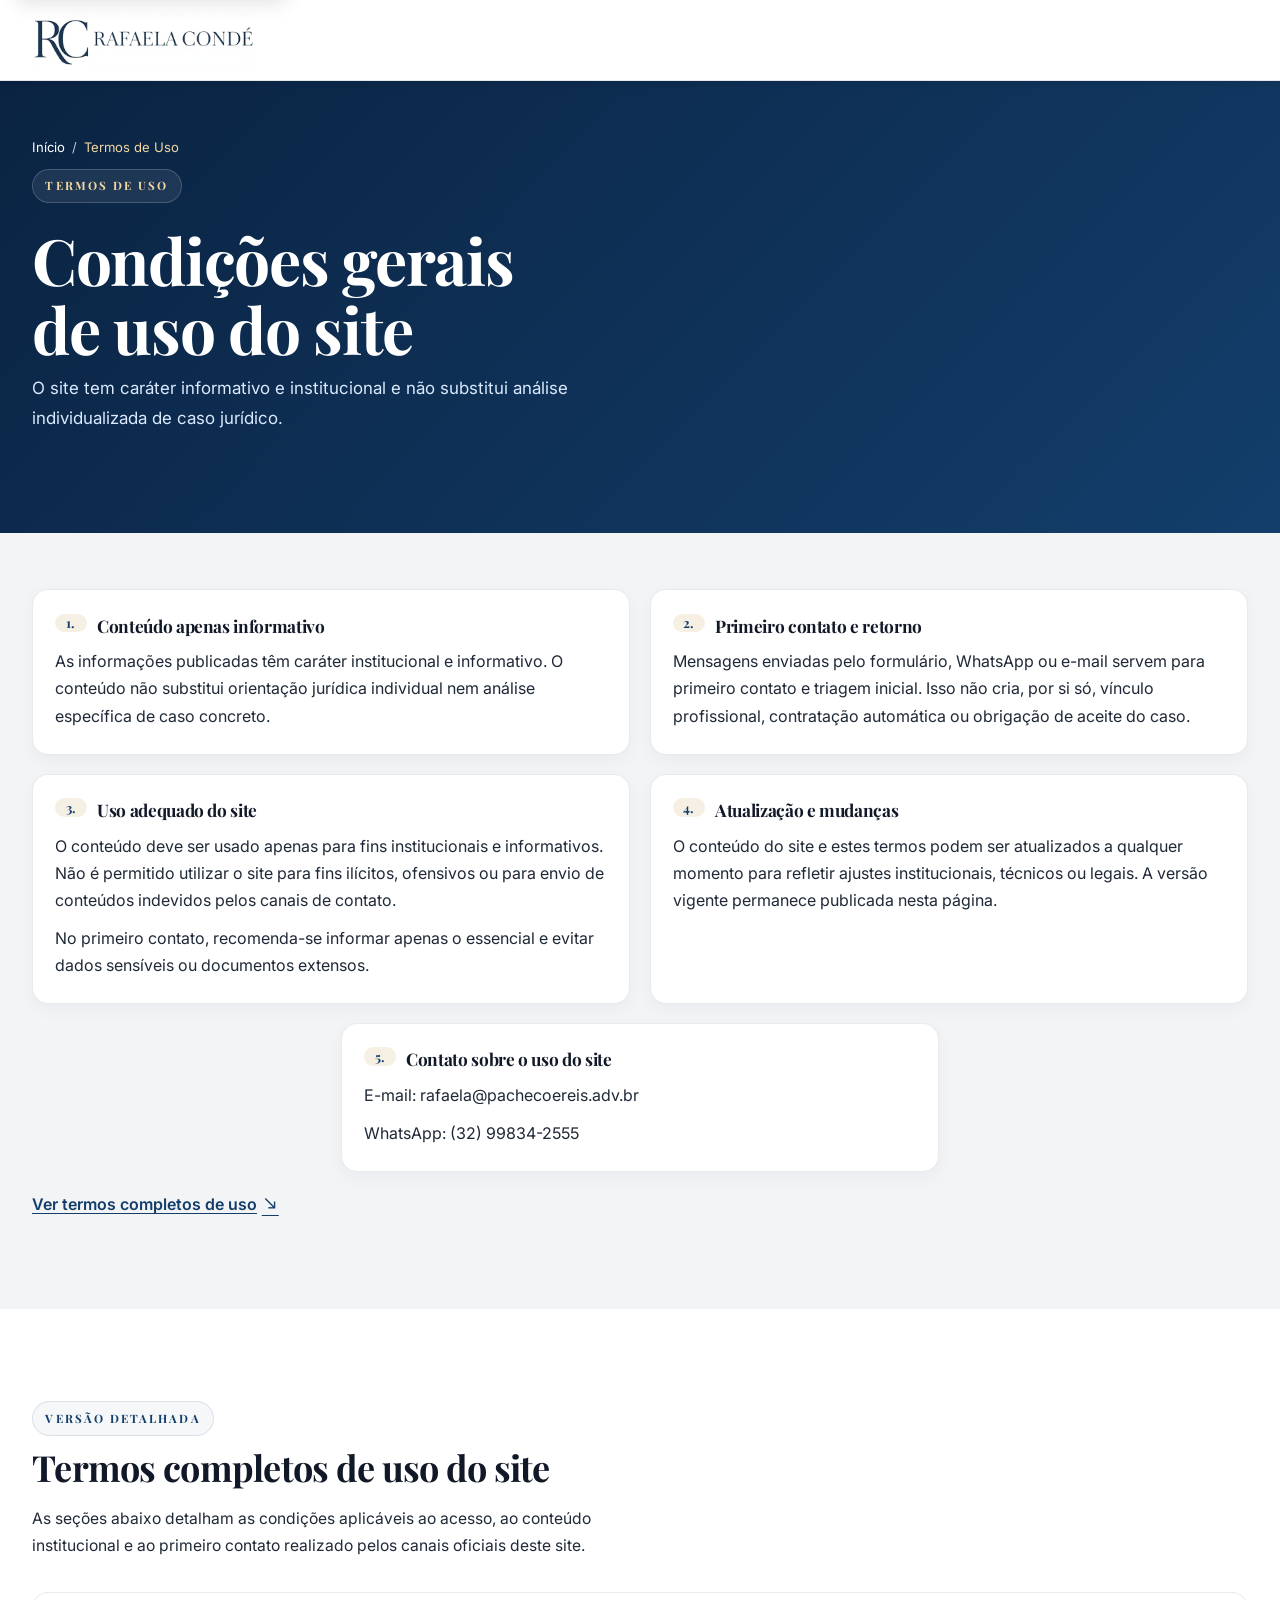
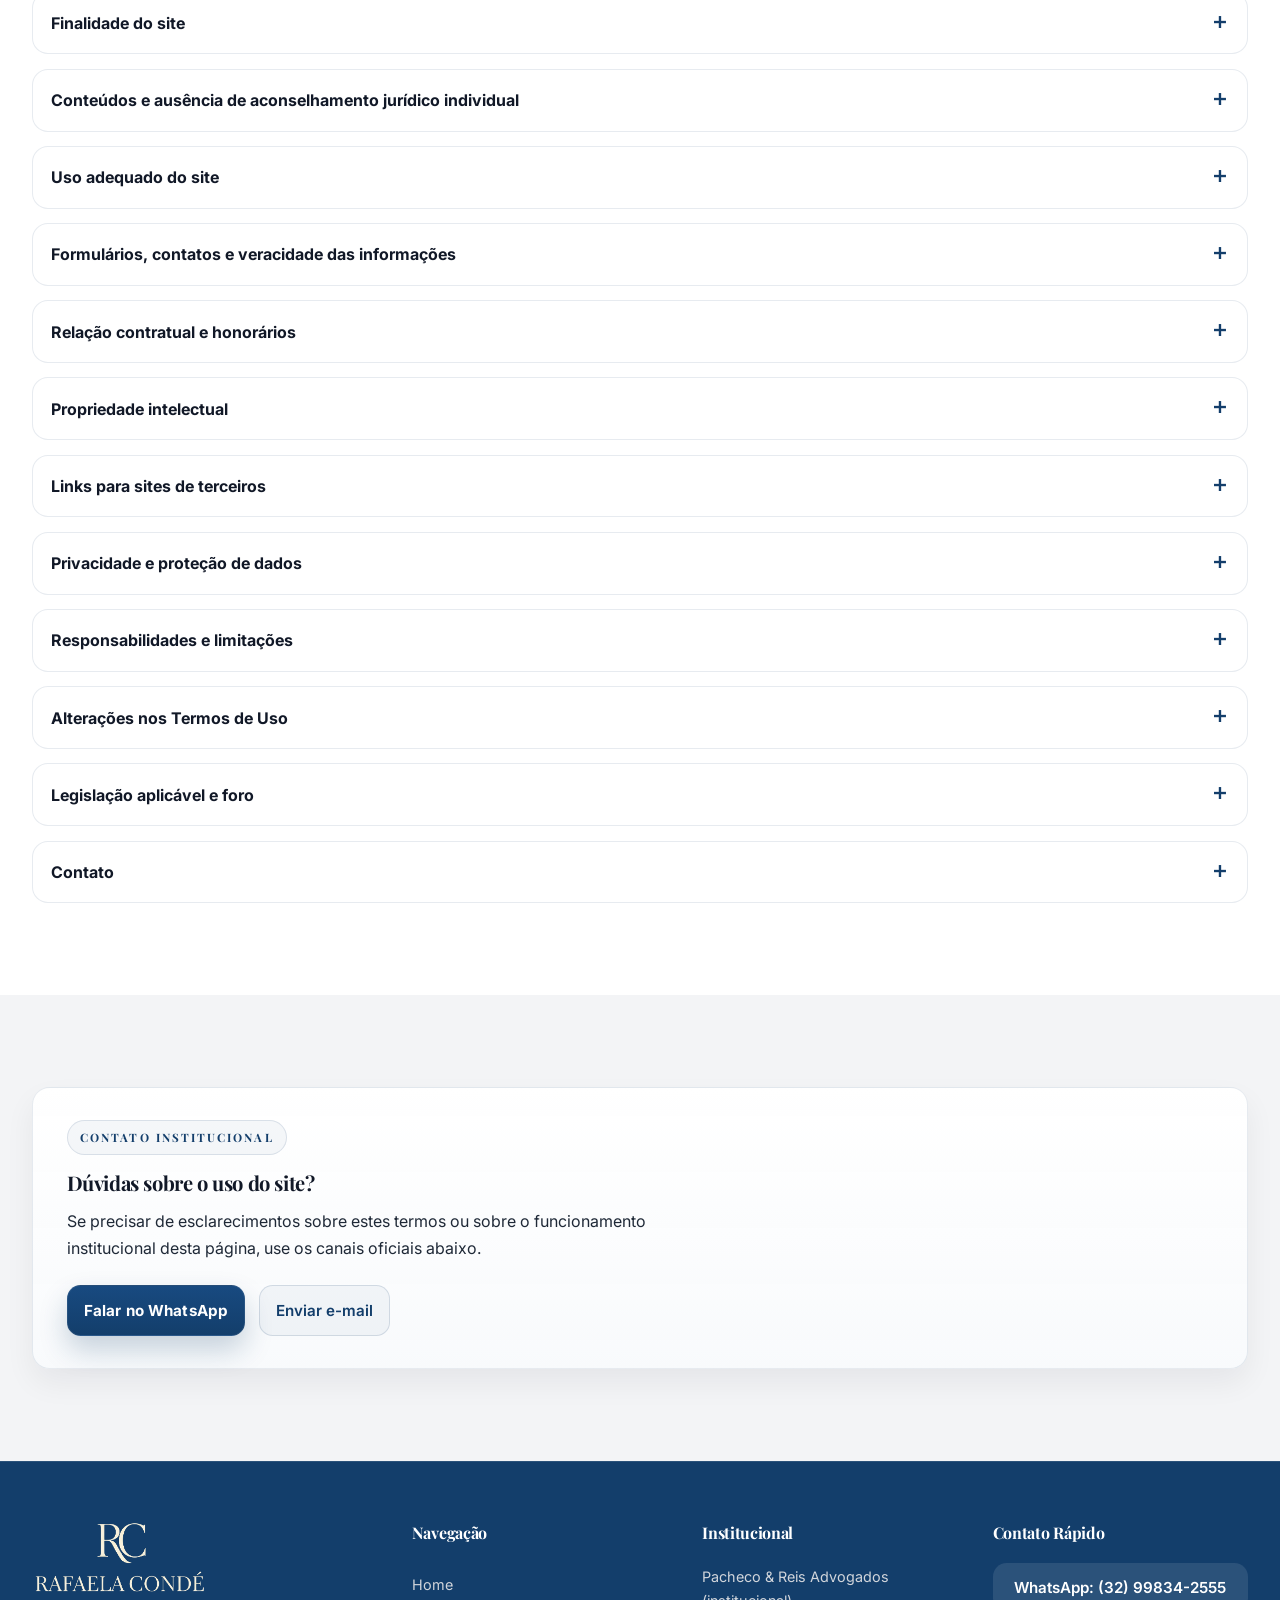
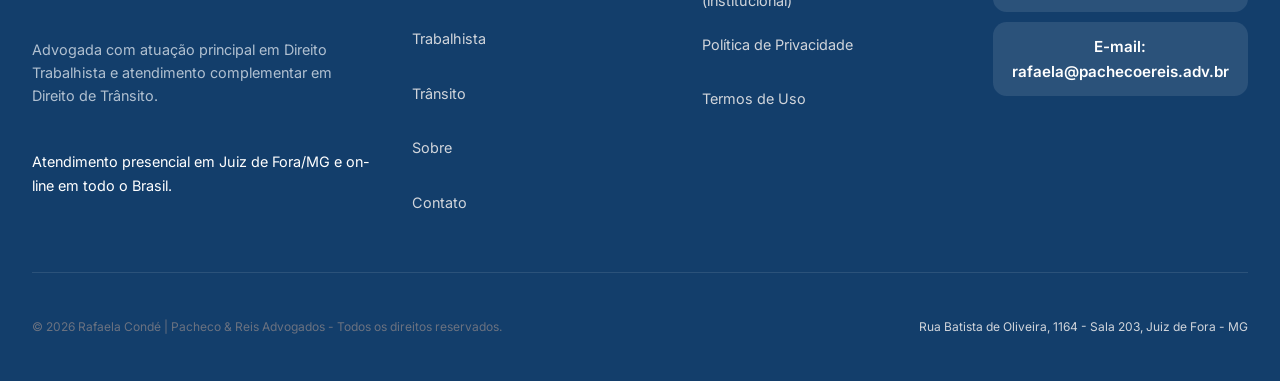
<file: termos-de-uso/index.html>
<!DOCTYPE html>
<html lang="pt-BR">
  <head>
    <meta charset="utf-8" />
    <meta content="width=device-width, initial-scale=1.0" name="viewport" />
    <meta
      name="description"
      content="Confira as condições gerais de uso do site da Dra. Rafaela Condé: caráter informativo do conteúdo, regras de utilização, primeiro contato e canais oficiais."
    />
    <meta name="theme-color" content="#133E6B" />
    <link rel="canonical" href="https://rafaelaconde.adv.br/termos-de-uso/" />
    <title>Condições de Uso do Site | Dra. Rafaela Condé</title>
    <link href="../assets/images/favicon.png" rel="icon" type="image/png" />
        <link
      rel="preload"
      href="../assets/fonts/Inter/Inter-VariableFont_opsz,wght.ttf"
      as="font"
      type="font/ttf"
      crossorigin
    />
    <link
      rel="preload"
      href="../assets/fonts/Playfair_Display/PlayfairDisplay-VariableFont_wght.ttf"
      as="font"
      type="font/ttf"
      crossorigin
    />
    <link href="../assets/css/styles.css?v=20260422-1" rel="stylesheet" />
    <script>
      (() => {
        const GA_ID = "G-N1Q726MW35";
        const ICONS_HREF = "https://fonts.googleapis.com/icon?family=Material+Icons+Outlined";
        let didLoad = false;
        window.dataLayer = window.dataLayer || [];
        window.gtag = window.gtag || function gtag() { window.dataLayer.push(arguments); };
        window.gtag("js", new Date());

        const loadDeferredThirdParties = () => {
          if (didLoad) {
            return;
          }

          didLoad = true;
          const iconsLink = document.createElement("link");
          iconsLink.rel = "stylesheet";
          iconsLink.href = ICONS_HREF;
          document.head.appendChild(iconsLink);

          const gaScript = document.createElement("script");
          gaScript.async = true;
          gaScript.src = `https://www.googletagmanager.com/gtag/js?id=${GA_ID}`;
          gaScript.onload = () => {
            window.gtag("config", GA_ID, { transport_type: "beacon" });
          };
          document.head.appendChild(gaScript);
        };

        const triggerLoad = () => {
          loadDeferredThirdParties();
          interactionEvents.forEach((eventName) => {
            window.removeEventListener(eventName, triggerLoad, interactionOptions);
          });
        };

        const interactionEvents = ["pointerdown", "keydown", "touchstart", "scroll"];
        const interactionOptions = { passive: true, once: true };
        interactionEvents.forEach((eventName) => {
          window.addEventListener(eventName, triggerLoad, interactionOptions);
        });

        if ("requestIdleCallback" in window) {
          window.requestIdleCallback(triggerLoad, { timeout: 2500 });
          return;
        }

        window.setTimeout(triggerLoad, 2500);
      })();
    </script>
  </head>
  <body class="page-legal page-terms">
    <a class="skip-link" href="#main-content">Pular para o conteúdo principal</a>
    <header class="site-header">
      <div class="container header-inner">
        <a class="brand" href="../" aria-label="Voltar para a página inicial">
          <picture>
<source
              sizes="(max-width: 1023px) 40vw, 14rem"
              srcset="
                ../assets/images/optimized/logo-light-320.webp 320w,
                ../assets/images/optimized/logo-light-640.webp 640w
              "
              type="image/webp"
            />
            <img
              alt=""
              aria-hidden="true"
              class="brand-logo-image logo-light"
              height="171"
              src="../assets/images/min-logo-horizontal-light-rc-no-bg.png"
              width="689"
            />
          </picture>
          <picture>
<source
              sizes="(max-width: 1023px) 40vw, 14rem"
              srcset="
                ../assets/images/optimized/logo-dark-320.webp 320w,
                ../assets/images/optimized/logo-dark-640.webp 640w
              "
              type="image/webp"
            />
            <img
              alt=""
              aria-hidden="true"
              class="brand-logo-image logo-dark"
              height="170"
              src="../assets/images/min-logo-horizontal-dark-rc-no-bg.png"
              width="700"
            />
          </picture>
          <span class="sr-only">Dra. Rafaela Condé | Pacheco &amp; Reis Advogados</span>
        </a>
      </div>
    </header>

    <main id="main-content">
      <section class="page-hero" aria-labelledby="terms-title">
        <div class="container page-hero-content" data-reveal>
          <nav aria-label="Breadcrumb" class="legal-breadcrumb">
            <a href="../">Início</a>
            <span aria-hidden="true">/</span>
            <span aria-current="page">Termos de Uso</span>
          </nav>
          <p class="section-kicker">Termos de Uso</p>
          <h1 class="page-hero-title" id="terms-title">Condições gerais de uso do site</h1>
          <p class="page-hero-text">
            O site tem caráter informativo e institucional e não substitui análise individualizada
            de caso jurídico.
          </p>
        </div>
      </section>

      <section class="section section-soft legal-summary-section" aria-labelledby="terms-summary-title">
        <div class="container">
          <div class="legal-summary-grid legal-shell">
            <article class="legal-card">
              <h2 id="terms-summary-title">
                <span class="legal-card-index">1.</span>
                Conteúdo apenas informativo
              </h2>
              <p>
                As informações publicadas têm caráter institucional e informativo. O conteúdo não
                substitui orientação jurídica individual nem análise específica de caso concreto.
              </p>
            </article>
            <article class="legal-card">
              <h2>
                <span class="legal-card-index">2.</span>
                Primeiro contato e retorno
              </h2>
              <p>
                Mensagens enviadas pelo formulário, WhatsApp ou e-mail servem para primeiro
                contato e triagem inicial. Isso não cria, por si só, vínculo profissional,
                contratação automática ou obrigação de aceite do caso.
              </p>
            </article>
            <article class="legal-card">
              <h2>
                <span class="legal-card-index">3.</span>
                Uso adequado do site
              </h2>
              <p>
                O conteúdo deve ser usado apenas para fins institucionais e informativos. Não é
                permitido utilizar o site para fins ilícitos, ofensivos ou para envio de conteúdos
                indevidos pelos canais de contato.
              </p>
              <p>
                No primeiro contato, recomenda-se informar apenas o essencial e evitar dados
                sensíveis ou documentos extensos.
              </p>
            </article>
            <article class="legal-card">
              <h2>
                <span class="legal-card-index">4.</span>
                Atualização e mudanças
              </h2>
              <p>
                O conteúdo do site e estes termos podem ser atualizados a qualquer momento para
                refletir ajustes institucionais, técnicos ou legais. A versão vigente permanece
                publicada nesta página.
              </p>
            </article>
            <article class="legal-card">
              <h2>
                <span class="legal-card-index">5.</span>
                Contato sobre o uso do site
              </h2>
              <p>
                E-mail:
                <a href="mailto:rafaela@pachecoereis.adv.br">rafaela@pachecoereis.adv.br</a>
              </p>
              <p>
                WhatsApp:
                <a
                  href="https://wa.me/5532998342555?text=Ol%C3%A1.%20Gostaria%20de%20esclarecimentos%20sobre%20os%20Termos%20de%20Uso%20do%20site."
                  rel="noopener noreferrer"
                  target="_blank"
                >
                  (32) 99834-2555
                </a>
              </p>
            </article>
          </div>
          <div class="legal-summary-link-wrap">
            <a class="legal-summary-link" href="#termos-completos">
              Ver termos completos de uso
              <span aria-hidden="true" class="material-icons-outlined">south_east</span>
            </a>
          </div>
        </div>
      </section>

      <section
        class="section section-contrast legal-detail-section"
        id="termos-completos"
        aria-labelledby="terms-detail-title"
      >
        <div class="container">
          <header class="section-header section-header-left compact legal-detail-header">
            <p class="section-kicker">Versão Detalhada</p>
            <h2 class="section-title" id="terms-detail-title">Termos completos de uso do site</h2>
            <p class="section-summary">
              As seções abaixo detalham as condições aplicáveis ao acesso, ao conteúdo institucional
              e ao primeiro contato realizado pelos canais oficiais deste site.
            </p>
          </header>

          <div class="legal-detail-list">
            <details class="legal-detail">
              <summary>Finalidade do site</summary>
              <div class="legal-detail-content">
                <p>
                  Este site é operado por Dra. Rafaela Condé, inscrita na OAB/MG sob o nº 243.023,
                  com atuação principal em Direito do Trabalho e atendimento complementar em Direito
                  de Trânsito, conforme a natureza da demanda apresentada.
                </p>
                <p>
                  A finalidade da página é apresentar informações institucionais sobre a atuação
                  profissional, disponibilizar conteúdo jurídico geral e facilitar o primeiro
                  contato para organização do atendimento.
                </p>
                <p>
                  O site não substitui consulta jurídica individual e não garante resultado em
                  processos, negociações ou procedimentos administrativos.
                </p>
              </div>
            </details>

            <details class="legal-detail">
              <summary>Conteúdos e ausência de aconselhamento jurídico individual</summary>
              <div class="legal-detail-content">
                <p>
                  Os textos, orientações gerais e materiais publicados têm caráter meramente
                  informativo e institucional. Eles podem não se aplicar ao contexto específico de
                  quem acessa a página.
                </p>
                <p>
                  A leitura do conteúdo não configura, por si só, orientação jurídica formal,
                  parecer individual, estratégia processual ou recomendação definitiva para um caso
                  concreto.
                </p>
                <p>
                  Para análise individualizada, é necessário atendimento próprio, com avaliação dos
                  fatos, documentos e circunstâncias relevantes.
                </p>
              </div>
            </details>

            <details class="legal-detail">
              <summary>Uso adequado do site</summary>
              <div class="legal-detail-content">
                <p>
                  Ao utilizar este site, a pessoa usuária se compromete a respeitar sua finalidade
                  institucional e a não praticar atos ilícitos, ofensivos, discriminatórios ou que
                  violem direitos de terceiros.
                </p>
                <p>
                  Também não é permitido tentar obter acesso não autorizado a áreas restritas,
                  servidores, dados internos, nem inserir vírus, códigos maliciosos, spam ou outros
                  conteúdos indevidos.
                </p>
                <p>
                  No primeiro contato, a orientação é informar apenas o essencial e evitar o envio
                  de dados sensíveis, documentos extensos ou informações excessivas.
                </p>
              </div>
            </details>

            <details class="legal-detail">
              <summary>Formulários, contatos e veracidade das informações</summary>
              <div class="legal-detail-content">
                <p>
                  Ao preencher formulários ou enviar mensagens pelos canais indicados no site, a
                  pessoa usuária deve fornecer informações verdadeiras, exatas e atualizadas,
                  compatíveis com a finalidade do primeiro contato.
                </p>
                <p>
                  A orientação inicial depende da qualidade e da veracidade dos dados informados. O
                  envio de mensagem não cria, por si só, relação advogada-cliente, obrigação de
                  retorno em prazo específico ou aceitação automática do caso.
                </p>
                <p>
                  A atuação profissional poderá não ser assumida quando houver impedimento ético,
                  conflito de interesses ou outro motivo legítimo que inviabilize o atendimento.
                </p>
              </div>
            </details>

            <details class="legal-detail">
              <summary>Relação contratual e honorários</summary>
              <div class="legal-detail-content">
                <p>
                  O acesso institucional ao site não exige pagamento à Dra. Rafaela Condé, sem
                  prejuízo dos custos próprios de conexão e internet assumidos pela pessoa usuária.
                </p>
                <p>
                  Qualquer prestação de serviços advocatícios depende de análise do caso, aceite
                  expresso e formalização contratual, física ou eletrônica, com definição de escopo,
                  honorários e condições aplicáveis.
                </p>
                <p>
                  Sem contrato formal, não há obrigação de acompanhamento processual, elaboração de
                  peças, protocolo de medidas ou atividade profissional contínua.
                </p>
              </div>
            </details>

            <details class="legal-detail">
              <summary>Propriedade intelectual</summary>
              <div class="legal-detail-content">
                <p>
                  Salvo indicação em contrário, os textos, a identidade visual, a estrutura, o
                  layout e os demais elementos deste site são protegidos por direitos de propriedade
                  intelectual.
                </p>
                <p>
                  Não é permitido copiar, reproduzir, distribuir ou utilizar o conteúdo para fins
                  comerciais sem autorização prévia e por escrito. Compartilhamentos informativos
                  com indicação de autoria e link para a fonte original podem ser admitidos quando
                  compatíveis com essa finalidade.
                </p>
                <p>
                  Marcas, nomes e logotipos de terceiros eventualmente mencionados pertencem aos
                  seus respectivos titulares.
                </p>
              </div>
            </details>

            <details class="legal-detail">
              <summary>Links para sites de terceiros</summary>
              <div class="legal-detail-content">
                <p>
                  O site pode conter links para páginas externas, como órgãos públicos, tribunais,
                  notícias ou ambientes institucionais de terceiros, apenas para facilitar o acesso
                  a informações complementares.
                </p>
                <p>
                  Esses links não implicam endosso, parceria ou responsabilidade pelo conteúdo,
                  disponibilidade, políticas ou práticas adotadas no ambiente de destino.
                </p>
                <p>
                  Ao sair deste site, passam a valer os termos e políticas próprios da página
                  visitada.
                </p>
              </div>
            </details>

            <details class="legal-detail">
              <summary>Privacidade e proteção de dados</summary>
              <div class="legal-detail-content">
                <p>
                  O tratamento de dados pessoais informados no primeiro contato é disciplinado pela
                  Política de Privacidade publicada neste site, que deve ser lida em conjunto com
                  estes Termos de Uso.
                </p>
                <p>
                  Essa política explica quais dados podem ser informados, as finalidades do uso, os
                  canais de contato, as orientações de minimização e os direitos da pessoa titular.
                </p>
                <p>
                  Ao utilizar o formulário, o WhatsApp, o e-mail institucional ou outros canais
                  indicados aqui, a pessoa usuária reconhece também as condições da Política de
                  Privacidade aplicável ao primeiro contato.
                </p>
              </div>
            </details>

            <details class="legal-detail">
              <summary>Responsabilidades e limitações</summary>
              <div class="legal-detail-content">
                <p>
                  São adotadas medidas razoáveis de organização e cuidado com o conteúdo
                  institucional, mas não há garantia de funcionamento ininterrupto, ausência total de
                  falhas técnicas ou atualização permanente de todos os materiais publicados.
                </p>
                <p>
                  A Dra. Rafaela Condé não se responsabiliza por prejuízos indiretos, lucros
                  cessantes ou danos decorrentes exclusivamente do uso, da interpretação isolada do
                  conteúdo ou da indisponibilidade temporária do site.
                </p>
                <p>
                  A avaliação crítica das informações e a busca de orientação jurídica personalizada
                  continuam sendo responsabilidade de quem utiliza a página.
                </p>
              </div>
            </details>

            <details class="legal-detail">
              <summary>Alterações nos Termos de Uso</summary>
              <div class="legal-detail-content">
                <p>
                  Estes Termos de Uso podem ser alterados para refletir atualizações legais,
                  regulatórias, técnicas, institucionais ou mudanças no próprio fluxo de atendimento
                  informado neste site.
                </p>
                <p>
                  Sempre que houver ajuste relevante, a nova versão será publicada nesta mesma rota.
                  O uso continuado do site após a atualização indica concordância com a versão
                  vigente dos termos publicados.
                </p>
              </div>
            </details>

            <details class="legal-detail">
              <summary>Legislação aplicável e foro</summary>
              <div class="legal-detail-content">
                <p>
                  Estes Termos de Uso são regidos pelas leis da República Federativa do Brasil.
                </p>
                <p>
                  Para dirimir eventuais conflitos relacionados ao uso deste site, fica eleita a
                  Comarca de Juiz de Fora/MG, ressalvadas as hipóteses legais de competência
                  específica que beneficiem consumidor, trabalhador ou outra parte protegida por lei.
                </p>
              </div>
            </details>

            <details class="legal-detail">
              <summary>Contato</summary>
              <div class="legal-detail-content">
                <p>
                  Dúvidas sobre estes Termos de Uso ou sobre o funcionamento institucional do site
                  podem ser encaminhadas pelos canais abaixo:
                </p>
                <p>
                  E-mail:
                  <a href="mailto:rafaela@pachecoereis.adv.br">rafaela@pachecoereis.adv.br</a>
                </p>
                <p>
                  WhatsApp:
                  <a
                    href="https://wa.me/5532998342555?text=Ol%C3%A1.%20Gostaria%20de%20esclarecimentos%20sobre%20os%20Termos%20de%20Uso%20do%20site."
                    rel="noopener noreferrer"
                    target="_blank"
                  >
                    (32) 99834-2555
                  </a>
                </p>
                <p>Endereço profissional: Rua Batista de Oliveira, 1164 - Sala 203, Juiz de Fora - MG.</p>
              </div>
            </details>
          </div>
        </div>
      </section>

      <section class="section section-soft legal-contact-section" aria-labelledby="terms-contact-title">
        <div class="container">
          <div class="legal-contact-card">
            <p class="section-kicker">Contato Institucional</p>
            <h2 class="cta-band-title" id="terms-contact-title">Dúvidas sobre o uso do site?</h2>
            <p class="cta-band-text">
              Se precisar de esclarecimentos sobre estes termos ou sobre o funcionamento
              institucional desta página, use os canais oficiais abaixo.
            </p>
            <div class="section-actions section-actions-left legal-cta-actions">
              <a
                class="btn btn-primary"
                href="https://wa.me/5532998342555?text=Ol%C3%A1.%20Gostaria%20de%20esclarecimentos%20sobre%20os%20Termos%20de%20Uso%20do%20site."
                rel="noopener noreferrer"
                target="_blank"
                aria-label="Enviar mensagem pelo WhatsApp sobre os termos de uso"
              >
                Falar no WhatsApp
              </a>
              <a
                class="legal-cta-secondary"
                href="mailto:rafaela@pachecoereis.adv.br"
                aria-label="Enviar e-mail sobre os termos de uso"
              >
                Enviar e-mail
              </a>
            </div>
          </div>
        </div>
      </section>
    </main>

    <footer class="site-footer">
      <div class="container">
        <div class="footer-grid">
          <div class="footer-brand">
            <div class="footer-brand-logo">
              <img
                alt=""
                aria-hidden="true"
                class="footer-logo-image"
                src="../assets/images/min-logo-center-dark-rc-no-bg.png"
              />
              <span class="sr-only">Rafaela Condé | Pacheco &amp; Reis Advogados</span>
            </div>
            <p class="footer-text">
              Advogada com atuação principal em Direito Trabalhista e atendimento complementar em
              Direito de Trânsito.
            </p>
            <p class="footer-support">
              Atendimento presencial em Juiz de Fora/MG e on-line em todo o Brasil.
            </p>
          </div>
          <div class="footer-column">
            <h3 class="footer-title">Navegação</h3>
            <ul class="footer-list">
              <li><a class="footer-link" href="../">Home</a></li>
              <li><a class="footer-link" href="../direito-trabalhista/">Trabalhista</a></li>
              <li><a class="footer-link" href="../direito-de-transito/">Trânsito</a></li>
              <li><a class="footer-link" href="../sobre/">Sobre</a></li>
              <li><a class="footer-link" href="../#contato">Contato</a></li>
            </ul>
          </div>
          <div class="footer-column">
            <h3 class="footer-title">Institucional</h3>
            <ul class="footer-list">
              <li>
                <a
                  class="footer-link"
                  href="https://pachecoereis.adv.br/"
                  rel="noopener noreferrer"
                  target="_blank"
                >
                  Pacheco &amp; Reis Advogados (institucional)
                </a>
              </li>
              <li><a class="footer-link" href="../politica-de-privacidade/">Política de Privacidade</a></li>
              <li><a class="footer-link" href="../termos-de-uso/">Termos de Uso</a></li>
            </ul>
          </div>
          <div class="footer-column">
            <h3 class="footer-title">Contato Rápido</h3>
            <a
              class="footer-cta"
              href="https://wa.me/5532998342555?text=Ol%C3%A1.%20Vi%20o%20site%20e%20gostaria%20de%20orienta%C3%A7%C3%A3o%20inicial%20sobre%20%5BTrabalhista%2FTr%C3%A2nsito%5D.%20Resumo%3A%20%5B3%20linhas%5D.%20Prazo%2Furg%C3%AAncia%3A%20%5Bse%20houver%5D."
              rel="noopener noreferrer"
              target="_blank"
            >
              WhatsApp: (32) 99834-2555
            </a>
            <a class="footer-cta" href="mailto:rafaela@pachecoereis.adv.br">
              E-mail: rafaela@pachecoereis.adv.br
            </a>
          </div>
        </div>
        <div class="footer-bottom">
          <p>© 2026 Rafaela Condé | Pacheco &amp; Reis Advogados - Todos os direitos reservados.</p>
          <div class="footer-meta">
            <span>Rua Batista de Oliveira, 1164 - Sala 203, Juiz de Fora - MG</span>
          </div>
        </div>
      </div>
    </footer>

    <script defer src="../assets/js/main.js?v=20260422-1"></script>
  </body>
</html>
</file>
<file: assets/css/styles.css>
@font-face {
  font-family: "Inter";
  font-style: normal;
  font-weight: 100 900;
  font-display: swap;
  src: url("../fonts/Inter/Inter-VariableFont_opsz,wght.ttf") format("truetype");
}

@font-face {
  font-family: "Playfair Display";
  font-style: normal;
  font-weight: 400 900;
  font-display: swap;
  src: url("../fonts/Playfair_Display/PlayfairDisplay-VariableFont_wght.ttf") format("truetype");
}

:root {
  --font-sans: "Inter", sans-serif;
  --font-display: "Playfair Display", serif;
  --color-primary: #133e6b;
  --color-secondary: #0ea5e9;
  --color-accent: #c5a059;
  --color-accent-hero: #c8a965;
  --color-bg: #f3f4f6;
  --color-surface: #ffffff;
  --color-surface-alt: #ffffff;
  --color-text: #1f2937;
  --color-text-soft: #4b5563;
  --color-text-strong: #111827;
  --color-border: #e5e7eb;
  --color-header-bg: rgba(255, 255, 255, 0.95);
  --color-hero-from: #0a2342;
  --color-hero-to: #133e6b;
  --color-footer: #133e6b;
  --shadow-sm: 0 1px 2px rgba(0, 0, 0, 0.05);
  --shadow-md: 0 4px 6px rgba(0, 0, 0, 0.08);
  --shadow-lg: 0 10px 20px rgba(0, 0, 0, 0.12);
  --shadow-xl: 0 24px 50px rgba(0, 0, 0, 0.24);
  --space-1: 0.5rem;
  --space-2: 1rem;
  --space-3: 1.5rem;
  --space-4: 2rem;
  --space-5: 3rem;
  --space-6: 4rem;
  --radius-sm: 0.5rem;
  --radius-md: 0.85rem;
  --radius-lg: 1rem;
  --radius-pill: 999px;
  --measure-reading: 38rem;
  --measure-reading-wide: 44rem;
  --focus-outline: 3px solid rgba(197, 160, 89, 0.9);
  --transition-fast: 180ms ease;
  --transition-base: 240ms ease;
  --reveal-duration-fast: 160ms;
  --reveal-duration-base: 170ms;
  --reveal-duration-slow: 180ms;
  --reveal-duration-hero: 190ms;
  --reveal-stagger-base: 8ms;
  --reveal-stagger-step: 12ms;
}

html.dark {
  --color-bg: #0f172a;
  --color-surface: #1e293b;
  --color-surface-alt: #111827;
  --color-text: #e5e7eb;
  --color-text-soft: #9ca3af;
  --color-text-strong: #ffffff;
  --color-border: #374151;
  --color-header-bg: rgba(15, 23, 42, 0.95);
}

.sr-only {
  position: absolute;
  width: 1px;
  height: 1px;
  padding: 0;
  margin: -1px;
  overflow: hidden;
  clip: rect(0, 0, 0, 0);
  white-space: nowrap;
  border: 0;
}

.skip-link {
  position: absolute;
  top: 0.75rem;
  left: 1rem;
  z-index: 120;
  padding: 0.7rem 1rem;
  border-radius: var(--radius-sm);
  background: var(--color-primary);
  color: #ffffff;
  font-weight: 700;
  box-shadow: var(--shadow-lg);
  transform: translateY(-140%);
  transition: transform var(--transition-fast);
}

.skip-link:focus-visible {
  transform: translateY(0);
}

*,
*::before,
*::after {
  box-sizing: border-box;
}

html {
  scroll-behavior: smooth;
  scroll-padding-top: 6.5rem;
}

body {
  margin: 0;
  font-family: var(--font-sans);
  background: var(--color-bg);
  color: var(--color-text);
  line-height: 1.65;
  padding-bottom: 5.5rem;
  text-rendering: optimizeLegibility;
  transition: background-color 0.3s ease, color 0.3s ease;
}

a {
  color: inherit;
  text-decoration: none;
}

img,
svg {
  display: block;
  max-width: 100%;
}

.icon-svg {
  width: 1.1em;
  height: 1.1em;
  display: inline-block;
  vertical-align: middle;
  stroke: currentColor;
  fill: none;
  stroke-width: 2;
  stroke-linecap: round;
  stroke-linejoin: round;
  flex-shrink: 0;
}

.container {
  width: min(1280px, calc(100% - 2rem));
  margin-inline: auto;
}

.section {
  padding: var(--space-5) 0;
}

#situacoes.section {
  padding-top: calc(var(--space-5) + 0.75rem);
}

main {
  overflow: clip;
}

section[id] {
  scroll-margin-top: 6.5rem;
}

h1,
h2,
h3,
.hero-title,
.page-hero-title,
.section-title,
.services-partnership-title,
.cta-band-title,
.contact-title {
  text-wrap: balance;
  letter-spacing: -0.02em;
}

p,
li,
label {
  text-wrap: pretty;
}

a:focus-visible,
button:focus-visible,
input:focus-visible,
textarea:focus-visible,
select:focus-visible,
summary:focus-visible {
  outline: var(--focus-outline);
  outline-offset: 3px;
}

.site-header {
  position: sticky;
  top: 0;
  z-index: 50;
  background: var(--color-header-bg);
  border-bottom: 1px solid var(--color-border);
  backdrop-filter: blur(8px);
  box-shadow: var(--shadow-md);
}

.header-inner {
  min-height: 5rem;
  display: flex;
  align-items: center;
  justify-content: space-between;
  gap: 1rem;
}

.brand {
  display: flex;
  align-items: center;
}

.brand-logo-image {
  display: block;
  width: clamp(9rem, 24vw, 14rem);
  height: auto;
}

.logo-light {
  display: block;
}

.logo-dark {
  display: none;
}

html.dark .logo-light {
  display: none;
}

html.dark .logo-dark {
  display: block;
}

.desktop-nav {
  display: none;
  align-items: center;
  gap: 2rem;
}

.mobile-nav {
  display: none;
  width: min(1280px, calc(100% - 2rem));
  margin: 0 auto;
  padding: 0 0 1rem;
}

.mobile-nav.is-open {
  display: grid;
  gap: 0.75rem;
}

.mobile-nav-link {
  display: flex;
  align-items: center;
  min-height: 2.75rem;
  padding: 0.25rem 0.15rem;
  font-size: 0.95rem;
  font-weight: 600;
  color: var(--color-text);
  transition: color var(--transition-fast), background-color var(--transition-fast);
}

.mobile-nav-cta {
  width: 100%;
}

.nav-link {
  display: inline-flex;
  align-items: center;
  min-height: 2.75rem;
  font-size: 0.85rem;
  text-transform: uppercase;
  letter-spacing: 0.04em;
  font-weight: 600;
  color: var(--color-text);
  transition: color var(--transition-fast);
}

.nav-link:hover {
  color: var(--color-primary);
}

.btn {
  border: 0;
  border-radius: var(--radius-md);
  font-family: inherit;
  font-weight: 700;
  cursor: pointer;
  display: inline-flex;
  align-items: center;
  justify-content: center;
  min-height: 3rem;
  padding: 0.75rem 1rem;
  gap: 0.5rem;
  font-size: 0.95rem;
  line-height: 1.15;
  text-align: center;
  letter-spacing: 0.01em;
  transition:
    transform var(--transition-fast),
    box-shadow var(--transition-fast),
    background-color var(--transition-fast),
    border-color var(--transition-fast),
    color var(--transition-fast),
    filter var(--transition-fast);
}

.btn-sm {
  min-height: 3rem;
  padding: 0.75rem 1rem;
  font-size: 0.95rem;
}

.btn-lg {
  min-height: 3rem;
  padding: 0.75rem 1rem;
  font-size: 0.95rem;
}

.btn-primary {
  background: linear-gradient(180deg, #184a80, #133e6b);
  color: #ffffff;
  border: 1px solid rgba(255, 255, 255, 0.08);
  box-shadow: 0 14px 28px rgba(19, 62, 107, 0.22);
}

.btn-primary:hover {
  transform: translateY(-2px);
  box-shadow: 0 18px 32px rgba(19, 62, 107, 0.26);
  filter: brightness(0.99);
}

.btn-accent {
  background: var(--color-accent);
  color: #ffffff;
  box-shadow: var(--shadow-lg);
}

.btn-accent:hover {
  background: #ca8a04;
  transform: translateY(-3px);
}

.btn-outline-light {
  border: 1px solid #ffffff;
  color: #ffffff;
  background: transparent;
}

.btn-outline-light:hover {
  background: #ffffff;
  color: var(--color-primary);
}

.theme-toggle {
  width: 2.75rem;
  height: 2.75rem;
  border: 0;
  border-radius: 999px;
  background: transparent;
  color: var(--color-text-soft);
  display: inline-flex;
  align-items: center;
  justify-content: center;
  cursor: pointer;
}

.theme-toggle:hover {
  background: rgba(107, 114, 128, 0.12);
}

.theme-icon {
  font-size: 1.25rem;
  display: inline-flex;
  align-items: center;
  justify-content: center;
}

.theme-icon-light {
  display: none;
}

html.dark .theme-icon-dark {
  display: none;
}

html.dark .theme-icon-light {
  display: inline-block;
}

.mobile-nav-toggle {
  width: 2.75rem;
  height: 2.75rem;
  border: 0;
  background: transparent;
  color: var(--color-text);
  display: inline-flex;
  align-items: center;
  justify-content: center;
  border-radius: 0.5rem;
  cursor: pointer;
}

.mobile-nav-toggle .material-icons-outlined,
.mobile-nav-toggle .icon-svg {
  font-size: 2rem;
}

.hero {
  position: relative;
  overflow: hidden;
  background: linear-gradient(135deg, var(--color-hero-from), var(--color-hero-to));
}

.hero .container {
  width: min(1280px, calc(100% - 3rem));
}

.hero-wave {
  position: absolute;
  inset: auto 0 0;
  height: 28%;
  opacity: 0.03;
  pointer-events: none;
}

html.dark .hero-wave {
  opacity: 0.06;
}

.hero-wave-svg {
  width: 100%;
  height: 100%;
}

.hero-content {
  position: relative;
  z-index: 1;
  display: flex;
  flex-direction: column;
  align-items: flex-start;
  gap: 2.5rem;
  padding: 3.25rem 0 5.25rem;
}

.hero-copy {
  width: 100%;
  text-align: left;
}

.hero-badge {
  display: inline-block;
  padding: 0.2rem 0;
  color: #dbeafe;
  font-size: 0.82rem;
  font-weight: 600;
  letter-spacing: 0.04em;
  text-transform: none;
}

.hero-role {
  margin: 1.35rem 0 0;
  max-width: var(--measure-reading);
  color: #e5e7eb;
  font-size: clamp(1rem, 2vw, 1.08rem);
  font-weight: 400;
  letter-spacing: 0.01em;
  line-height: 1.75;
}

.hero-role strong {
  font-weight: 700;
}

.hero-title {
  margin: 0.65rem 0 0;
  font-family: var(--font-display);
  font-size: clamp(2.2rem, 8vw, 3.3rem);
  line-height: 1.03;
  color: #ffffff;
  font-weight: 800;
  width: min(100%, 18ch);
  max-width: 18ch;
}

.hero-title-line {
  display: block;
}

.hero-title .accent {
  color: var(--color-accent-hero);
}

.hero-title-keyword {
  position: relative;
  display: block;
  white-space: nowrap;
  text-decoration: underline;
  text-decoration-color: transparent;
  text-decoration-thickness: 0.08em;
  text-underline-offset: 0.14em;
  transition: all 0.3s ease-in-out;
}

.hero-title-keyword:hover {
  text-decoration-color: rgba(203, 178, 106, 0.95);
}

.hero-description {
  margin: 0 auto;
  max-width: 34rem;
  color: #e5e7eb;
  font-size: 1.1rem;
  line-height: 1.68;
}

.hero-trust-pills {
  margin: 1.35rem 0 0;
  max-width: var(--measure-reading-wide);
  display: flex;
  flex-wrap: wrap;
  justify-content: flex-start;
  gap: 0.75rem;
}

.hero-trust-pill {
  display: inline-flex;
  align-items: center;
  gap: 0.45rem;
  padding: 0.55rem 0.9rem;
  border-radius: var(--radius-pill);
  border: 1px solid rgba(255, 255, 255, 0.14);
  background: rgba(255, 255, 255, 0.08);
  color: #f8fafc;
  font-size: 0.82rem;
  line-height: 1.25;
  font-weight: 500;
  box-shadow: inset 0 1px 0 rgba(255, 255, 255, 0.04);
}

.hero-trust-pill .material-icons-outlined,
.hero-trust-pill .icon-svg {
  font-size: 0.95rem;
  color: var(--color-accent);
}

.hero-microcopy {
  margin: 1rem 0 0;
  max-width: var(--measure-reading);
  color: #dbeafe;
  font-size: 0.92rem;
  line-height: 1.65;
}

.hero-actions {
  margin-top: 1.9rem;
  width: min(100%, 21rem);
  display: flex;
  flex-direction: column;
  align-items: stretch;
  gap: 0.9rem;
}

.hero-primary-cta {
  width: 100%;
  min-height: 3.25rem;
  padding: 0.9rem 1.35rem;
  border-radius: 1rem;
  background: linear-gradient(180deg, #ddb14a, #c99324);
  color: #ffffff;
  border: 1px solid rgba(255, 255, 255, 0.12);
  box-shadow: 0 14px 28px rgba(86, 63, 0, 0.24);
  font-size: 0.98rem;
  font-weight: 700;
  letter-spacing: 0;
  white-space: nowrap;
}

.hero-primary-cta .material-icons-outlined,
.hero-primary-cta .icon-svg {
  font-size: 1rem;
}

.hero-primary-cta:hover {
  background: linear-gradient(180deg, #d3a23a, #bd861d);
  transform: translateY(-2px);
  box-shadow: 0 18px 34px rgba(86, 63, 0, 0.26);
}

.hero-secondary-cta {
  display: inline-flex;
  align-items: center;
  justify-content: center;
  width: 100%;
  min-height: 3rem;
  padding: 0.75rem 1rem;
  border: 1px solid rgba(19, 62, 107, 0.14);
  border-radius: var(--radius-md);
  background: rgba(19, 62, 107, 0.04);
  font-size: 0.95rem;
  font-weight: 500;
  font-style: italic;
  color: var(--color-primary);
  text-decoration: none;
  box-shadow: inset 0 1px 0 rgba(255, 255, 255, 0.04);
  transition:
    transform var(--transition-fast),
    background-color var(--transition-fast),
    border-color var(--transition-fast),
    color var(--transition-fast);
}

.hero-secondary-cta:hover {
  color: var(--color-primary);
  background: rgba(19, 62, 107, 0.08);
  border-color: rgba(19, 62, 107, 0.24);
  transform: translateY(-1px);
}

.hero .hero-secondary-cta,
.page-hero .hero-secondary-cta {
  color: #f8fafc;
  border-color: rgba(255, 255, 255, 0.2);
  background: rgba(255, 255, 255, 0.08);
}

.hero .hero-secondary-cta:hover,
.page-hero .hero-secondary-cta:hover {
  color: #ffffff;
  background: rgba(255, 255, 255, 0.14);
  border-color: rgba(255, 255, 255, 0.34);
}

.page-service-secondary-cta {
  position: relative;
  width: auto;
  min-height: 0;
  padding: 0;
  border: 0;
  border-radius: 0;
  background: transparent;
  box-shadow: none;
  justify-content: center;
  gap: 0.38rem;
  color: var(--color-primary);
  font-style: normal;
  font-weight: 600;
}

.page-service-secondary-cta::after {
  content: "";
  position: absolute;
  left: 50%;
  bottom: -0.08rem;
  width: calc(100% - 1.3rem);
  height: 1px;
  background: currentColor;
  opacity: 0.68;
  transform: translateX(-50%) scaleX(0);
  transform-origin: center;
  transition: transform var(--transition-fast);
}

.page-service-secondary-cta .material-icons-outlined,
.page-service-secondary-cta .icon-svg {
  font-size: 1rem;
  transition: transform var(--transition-fast);
}

.page-service-secondary-cta:hover,
.page-service-secondary-cta:focus-visible {
  color: var(--color-primary);
  background: transparent;
  border-color: transparent;
  transform: none;
}

.page-service-secondary-cta:hover::after,
.page-service-secondary-cta:focus-visible::after {
  transform: translateX(-50%) scaleX(1);
}

.page-service-secondary-cta:hover .material-icons-outlined,
.page-service-secondary-cta:focus-visible .material-icons-outlined,
.page-service-secondary-cta:hover .icon-svg,
.page-service-secondary-cta:focus-visible .icon-svg {
  transform: translateY(2px);
}

.page-hero .page-service-secondary-cta {
  color: #e8eef8;
}

.page-hero .page-service-secondary-cta:hover,
.page-hero .page-service-secondary-cta:focus-visible {
  color: #ffffff;
}

.hero-media {
  width: 100%;
  display: flex;
  justify-content: center;
  position: relative;
  margin-top: 2rem;
}

.hero-glow {
  position: absolute;
  width: 16rem;
  height: 16rem;
  top: 1.5rem;
  right: 1rem;
  border-radius: 999px;
  background: rgba(203, 178, 106, 0.18);
  filter: blur(72px);
}

.hero-portrait {
  position: relative;
  width: 100%;
  max-width: 24rem;
  border-radius: 1.2rem;
  overflow: hidden;
  border: 1px solid #cbb26a;
  box-shadow: 0 24px 48px rgba(0, 0, 0, 0.22);
}

.hero-portrait img {
  width: 100%;
  height: auto;
  aspect-ratio: 2610 / 3480;
  object-fit: cover;
  transition: transform 0.7s ease;
}

.hero-portrait-overlay {
  position: absolute;
  left: 0;
  right: 0;
  bottom: 0;
  height: 6rem;
  background: linear-gradient(to top, rgba(0, 0, 0, 0.6), transparent);
}

.hero-caption {
  position: absolute;
  left: 1rem;
  bottom: 1rem;
  color: #ffffff;
  text-shadow: 0 2px 10px rgba(0, 0, 0, 0.45);
}

.hero-caption-name {
  margin: 0;
  font-family: var(--font-display);
  font-weight: 700;
  font-size: 1.1rem;
}

.hero-caption-role {
  margin: 0.1rem 0 0;
  font-size: 0.85rem;
  color: #d1d5db;
}

.highlights {
  margin-top: -2rem;
  position: relative;
  z-index: 20;
}

.highlights-card {
  background: var(--color-surface);
  border: 1px solid var(--color-border);
  border-radius: 0.5rem;
  box-shadow: var(--shadow-md);
  padding: 2rem 1.5rem;
}

.highlights-grid {
  display: grid;
  grid-template-columns: 1fr;
  gap: 1.5rem;
}

.highlight-item {
  height: 100%;
  text-align: center;
  padding: 1.1rem 1rem;
  border-radius: 0.75rem;
  display: flex;
  flex-direction: column;
  justify-content: flex-start;
}

.highlight-item-primary {
  background: linear-gradient(180deg, rgba(197, 160, 89, 0.12), rgba(197, 160, 89, 0.03));
}

html.dark .highlight-item-primary {
  background: linear-gradient(180deg, rgba(197, 160, 89, 0.16), rgba(197, 160, 89, 0.04));
}

.highlight-icon {
  font-size: 2.25rem;
  color: var(--color-primary);
}

.highlight-item-primary .highlight-icon {
  color: var(--color-accent);
}

.highlight-title {
  margin: 0.5rem 0 0;
  font-family: var(--font-display);
  font-size: 1.25rem;
  color: var(--color-text-strong);
}

.highlight-text {
  margin-top: 0.2rem;
  font-size: 0.85rem;
  line-height: 1.55;
  color: var(--color-text-soft);
}

.highlights-support {
  margin: 1.5rem 0 0;
  padding-top: 1.5rem;
  border-top: 1px solid var(--color-border);
  text-align: center;
  color: var(--color-text);
  line-height: 1.7;
}

.about {
  background: var(--color-bg);
}

.about-layout {
  display: flex;
  flex-direction: column;
  align-items: center;
  gap: 3rem;
}

.about-card-frame,
.about-content {
  width: 100%;
}

.about-card-frame {
  position: relative;
}

.frame-corner {
  position: absolute;
  width: 5rem;
  height: 5rem;
  pointer-events: none;
}

.frame-corner-tl {
  top: -1rem;
  left: -1rem;
  border-top: 4px solid var(--color-primary);
  border-left: 4px solid var(--color-primary);
  border-top-left-radius: 1.5rem;
}

.frame-corner-br {
  right: -1rem;
  bottom: -1rem;
  border-bottom: 4px solid var(--color-primary);
  border-right: 4px solid var(--color-primary);
  border-bottom-right-radius: 1.5rem;
}

.about-card {
  margin: 0;
  background: var(--color-surface);
  border-left: 4px solid var(--color-accent);
  border-radius: var(--radius-lg);
  box-shadow: 0 18px 40px rgba(15, 23, 42, 0.12);
  padding: 2rem;
}

.about-card-title {
  margin: 0 0 1rem;
  font-family: var(--font-display);
  color: var(--color-primary);
  font-size: 1.6rem;
}

.about-card p {
  margin: 0;
  max-width: 32rem;
  line-height: 1.75;
  color: var(--color-text);
}

.about-card p + p {
  margin-top: 1.15rem;
}

.section-kicker {
  margin: 0;
  color: var(--color-primary);
  text-transform: uppercase;
  letter-spacing: 0.12em;
  font-weight: 700;
  font-size: 0.8rem;
}

.section-title {
  margin: 0.65rem 0 0.95rem;
  font-family: var(--font-display);
  font-size: clamp(1.9rem, 4vw, 2.25rem);
  line-height: 1.18;
  color: var(--color-text-strong);
}

.section-title-mark {
  position: relative;
  color: var(--color-primary);
}

.section-title-mark::after {
  content: "";
  position: absolute;
  left: 0;
  right: 0;
  bottom: 0.2rem;
  height: 0.45rem;
  z-index: -1;
  background: rgba(197, 160, 89, 0.3);
}

.section-description {
  margin: 0;
  max-width: var(--measure-reading);
  color: var(--color-text);
  font-size: 1.04rem;
  line-height: 1.75;
}

.about-rich-text {
  display: grid;
  gap: 1rem;
}

.about-home .about-layout {
  align-items: stretch;
}

.about-home .about-content {
  display: grid;
  gap: 1.5rem;
}

.about-home-copy {
  display: grid;
  gap: 0;
}

.about-home .section-title {
  margin-bottom: 0.75rem;
}

.about-home-summary {
  max-width: 35rem;
}

.about-home .about-card-frame {
  margin-top: 0;
}

.about-home .about-card {
  display: flex;
  flex-direction: column;
  gap: 1.1rem;
  padding: 1.35rem;
  border: 1px solid rgba(15, 35, 63, 0.08);
  border-left: 0;
  border-radius: 0.75rem;
  background: #f6f7fa;
  box-shadow: none;
}

.about-home .about-card-title {
  margin: 0;
  font-family: var(--font-sans);
  color: var(--color-text-strong);
  font-size: 1.08rem;
  font-weight: 700;
}

.about-home .about-card p {
  max-width: none;
  font-size: 0.97rem;
  line-height: 1.72;
}

.about-home-card-section {
  display: grid;
  gap: 0.75rem;
  padding-top: 1rem;
  border-top: 1px solid rgba(15, 35, 63, 0.08);
}

.about-home-card-label {
  margin: 0;
  color: var(--color-primary);
  font-size: 0.92rem;
  font-weight: 700;
  line-height: 1.5;
}

.about-home-card-list {
  margin: 0;
  padding-left: 1.1rem;
  display: grid;
  gap: 0.6rem;
}

.about-home-card-list li {
  color: var(--color-text);
  font-size: 0.95rem;
  line-height: 1.65;
}

.about-home .about-card .btn {
  margin-top: 0.15rem;
  align-self: flex-start;
}

.about-page .about-layout {
  align-items: stretch;
}

.about-page .about-page-content {
  display: grid;
  gap: 1.5rem;
}

.about-page .section-title {
  margin: 0;
  font-size: clamp(2rem, 5vw, 2.85rem);
}

.about-page .about-rich-text {
  gap: 1.35rem;
}

.about-page .section-description strong,
.about-page .about-card p strong {
  color: var(--color-text-strong);
  font-weight: 700;
}

.about-page .check-list {
  margin-top: 0;
}

.about-page .check-list li {
  align-items: flex-start;
}

.about-page .check-list .material-icons-outlined {
  margin-top: 0.12rem;
  font-size: 1.05rem;
  flex-shrink: 0;
}

.about-page .about-card-frame {
  margin-top: 0;
}

.about-page .about-page-actions {
  margin-top: 0;
}

.inline-highlight {
  position: relative;
  z-index: 0;
  color: var(--color-primary);
  font-weight: 700;
}

.inline-highlight::after {
  content: "";
  position: absolute;
  left: -0.08rem;
  right: -0.08rem;
  bottom: 0.08rem;
  height: 0.5rem;
  z-index: -1;
  border-radius: 999px;
  background: rgba(197, 160, 89, 0.22);
}

html.dark .inline-highlight::after {
  background: rgba(197, 160, 89, 0.14);
}

html.dark .about-card {
  background: linear-gradient(180deg, rgba(24, 36, 56, 0.96), rgba(16, 24, 39, 0.94));
  border-left-color: rgba(197, 160, 89, 0.8);
}

html.dark .about-card-title,
html.dark .section-kicker,
html.dark .inline-highlight {
  color: #f3d8a0;
}

html.dark .about-card p,
html.dark .section-description {
  color: #e5edf7;
}

html.dark .section-title-mark::after {
  background: rgba(197, 160, 89, 0.16);
}

html.dark .frame-corner-tl,
html.dark .frame-corner-br {
  opacity: 0.92;
  border-color: #c5a059;
}

.check-list {
  margin: 1.35rem 0 0;
  padding: 0;
  list-style: none;
  display: grid;
  gap: 0.9rem;
}

.check-list li {
  display: flex;
  align-items: center;
  gap: 0.75rem;
}

.check-list .material-icons-outlined {
  color: var(--color-accent);
}

.services {
  position: relative;
  background: var(--color-surface);
}

.services::before {
  display: none;
}

.services .container {
  position: relative;
  z-index: 1;
}

.section-header {
  text-align: center;
  margin-bottom: 3.5rem;
}

.section-header.compact {
  margin-bottom: 1.75rem;
}

.section-header .section-kicker {
  color: var(--color-accent);
}

.section-divider {
  width: 5rem;
  height: 0.25rem;
  margin: 1rem auto 0;
  border-radius: 999px;
  background: var(--color-primary);
}

.section-summary {
  max-width: var(--measure-reading);
  margin: 1rem auto 0;
  color: var(--color-text);
  font-size: 0.98rem;
  line-height: 1.75;
}

.service-grid {
  display: grid;
  gap: 2rem;
}

.service-card {
  background: var(--color-bg);
  border: 1px solid rgba(19, 62, 107, 0.08);
  border-radius: var(--radius-lg);
  box-shadow: 0 16px 36px rgba(15, 23, 42, 0.08);
  padding: 1.75rem;
  display: flex;
  flex-direction: column;
  gap: 0.75rem;
  transition:
    border-color var(--transition-fast),
    box-shadow var(--transition-fast),
    transform var(--transition-fast);
}

.service-card-primary {
  border-color: rgba(197, 160, 89, 0.35);
  background: linear-gradient(180deg, rgba(197, 160, 89, 0.08), rgba(255, 255, 255, 0));
}

.service-card:hover {
  border-color: rgba(19, 62, 107, 0.24);
  box-shadow: 0 20px 40px rgba(15, 23, 42, 0.12);
  transform: translateY(-3px);
}

.service-icon-wrap {
  width: 3.5rem;
  height: 3.5rem;
  border-radius: 0.5rem;
  background: var(--color-primary);
  color: #ffffff;
  display: inline-flex;
  align-items: center;
  justify-content: center;
  box-shadow: 0 10px 20px rgba(19, 62, 107, 0.3);
  transition: transform 0.3s ease;
}

.service-card:hover .service-icon-wrap {
  transform: scale(1.1);
}

.service-icon-wrap .material-icons-outlined {
  font-size: 2rem;
}

.service-title {
  margin: 0.2rem 0 0;
  font-family: var(--font-display);
  color: var(--color-text-strong);
  font-size: 1.6rem;
}

.service-text {
  margin: 0;
  color: var(--color-text);
  line-height: 1.7;
}

.arrow-list {
  margin: 0.25rem 0 0;
  padding: 0;
  list-style: none;
  display: grid;
  gap: 0.6rem;
  color: var(--color-text);
  font-size: 0.9rem;
}

.arrow-list li {
  display: flex;
  align-items: flex-start;
  gap: 0.4rem;
}

.arrow-list .material-icons-outlined {
  margin-top: 0.2rem;
  font-size: 0.72rem;
  color: var(--color-accent);
}

.service-link {
  display: inline-flex;
  align-items: center;
  min-height: 2.75rem;
  gap: 0.35rem;
  color: var(--color-primary);
  font-weight: 700;
  transition: color var(--transition-fast), transform var(--transition-fast);
}

.service-link:hover {
  color: var(--color-accent);
}

.service-link .material-icons-outlined {
  font-size: 1rem;
  transition: transform var(--transition-fast);
}

.service-link:hover .material-icons-outlined {
  transform: translateX(2px);
}

#transito-home .service-card .service-link,
#transito-home .service-card .btn {
  margin-top: auto;
}

.service-link-muted {
  color: var(--color-text-soft);
  font-weight: 600;
}

.service-link-muted:hover {
  color: var(--color-primary);
}

.services-microcopy {
  max-width: 48rem;
  margin: 1.5rem auto 0;
  color: var(--color-text-soft);
  font-size: 0.95rem;
  line-height: 1.65;
  text-align: center;
}

.services-partnership {
  margin-top: 2rem;
  border: 1px solid var(--color-border);
  border-radius: 0.75rem;
  background: var(--color-bg);
  box-shadow: var(--shadow-md);
  padding: 2rem;
  text-align: center;
}

.services-partnership-kicker {
  margin: 0;
  color: var(--color-accent);
  text-transform: uppercase;
  letter-spacing: 0.08em;
  font-weight: 700;
  font-size: 0.8rem;
}

.services-partnership-title {
  margin: 0.75rem 0;
  font-family: var(--font-display);
  color: var(--color-text-strong);
  font-size: 1.8rem;
}

.services-partnership-text {
  margin: 0 auto 1.5rem;
  max-width: var(--measure-reading);
  color: var(--color-text);
  line-height: 1.75;
}

.services-partnership-grid {
  display: grid;
  gap: 1rem;
  margin-bottom: 1.5rem;
  text-align: left;
}

.services-partnership-card {
  height: 100%;
  border: 1px solid var(--color-border);
  border-radius: 0.75rem;
  background: var(--color-surface);
  box-shadow: var(--shadow-sm);
  padding: 1.25rem;
}

.services-partnership-card-title {
  margin: 0 0 0.5rem;
  font-family: var(--font-display);
  font-size: 1.15rem;
  color: var(--color-text-strong);
}

.services-partnership-card-text {
  margin: 0;
  color: var(--color-text);
  line-height: 1.6;
  font-size: 0.95rem;
}

.philosophy {
  padding: 0;
  background: var(--color-bg);
}

.philosophy-band {
  position: relative;
  overflow: hidden;
  background: var(--color-primary);
  padding: 6rem 0;
}

.philosophy-texture {
  position: absolute;
  inset: 0;
  opacity: 0.1;
  background-image: url("https://www.transparenttextures.com/patterns/cubes.png");
}

.philosophy-inner {
  position: relative;
  z-index: 1;
  text-align: center;
}

.philosophy-kicker {
  margin: 0 0 2rem;
  color: rgba(255, 255, 255, 0.85);
  text-transform: uppercase;
  letter-spacing: 0.15em;
  font-size: 0.85rem;
  font-weight: 600;
}

.philosophy-pillars {
  display: grid;
  grid-template-columns: 1fr;
  gap: 0;
}

.philosophy-pillar {
  padding: 0 1rem;
}

.philosophy-pillar + .philosophy-pillar {
  margin-top: 2rem;
  padding-top: 2rem;
  border-top: 1px solid rgba(255, 255, 255, 0.2);
}

.philosophy-pillar-title {
  margin: 0 0 1rem;
  font-family: var(--font-display);
  font-size: 2.5rem;
  line-height: 1.1;
  color: #ffffff;
}

.philosophy-pillar-text {
  margin: 0;
  color: #dbeafe;
  line-height: 1.7;
}

.reach-band {
  padding: 5rem 0;
  background: var(--color-bg);
}

.reach-layout {
  display: block;
}

.reach-copy {
  width: 100%;
  min-width: 0;
}

.service-presence [data-reveal] {
  opacity: 0;
  transform: translateY(1.75rem);
  transition:
    opacity 520ms ease,
    transform 520ms ease;
}

.service-presence [data-reveal].is-revealed {
  opacity: 1;
  transform: translateY(0);
}

.reach-title {
  margin: 0;
  font-family: var(--font-display);
  color: var(--color-text-strong);
  font-size: 2rem;
}

.reach-title-break {
  display: inline;
}

.reach-description {
  margin: 1rem 0 0;
  color: var(--color-text);
  line-height: 1.7;
  font-size: 1.08rem;
}

.reach-list {
  margin: 1.5rem 0 0;
  padding: 0;
  list-style: none;
  display: grid;
  gap: 1rem;
}

.reach-list li {
  display: flex;
  align-items: flex-start;
  gap: 0.75rem;
}

.reach-list .material-icons-outlined {
  margin-top: 0.1rem;
  color: var(--color-primary);
}

.reach-list li span:last-child {
  color: var(--color-text);
}

.reach-cta {
  margin-top: 1.5rem;
}

.reach-section.section-soft {
  padding-bottom: 0.9rem;
}

.institutional-section.section-soft {
  padding-top: 0.9rem;
}

.reach-section .reach-panel,
.institutional-section .institutional-card {
  border-color: rgba(19, 62, 107, 0.08);
  border-radius: 1rem;
  box-shadow: 0 12px 28px rgba(15, 23, 42, 0.05);
}

.reach-section .reach-panel {
  gap: 1.35rem;
  padding: 1.75rem;
}

.reach-section .reach-panel-copy {
  display: grid;
  align-content: start;
}

.reach-section .section-title {
  max-width: 15ch;
  margin-top: 0.9rem;
  margin-bottom: 0.8rem;
  font-size: clamp(1.95rem, 4.5vw, 2.4rem);
}

.reach-section .section-description {
  max-width: 33rem;
  color: var(--color-text-soft);
  font-size: 0.99rem;
  line-height: 1.68;
}

.reach-section .reach-list {
  margin: 0;
  gap: 0.9rem;
}

.reach-section .reach-list li {
  gap: 0.7rem;
}

.reach-section .reach-list .material-icons-outlined {
  margin-top: 0.12rem;
  font-size: 1rem;
  color: rgba(19, 62, 107, 0.76);
  flex-shrink: 0;
}

.reach-section .reach-list li span:last-child {
  font-size: 0.97rem;
  line-height: 1.55;
}

html.dark .reach-section .reach-panel,
html.dark .institutional-section .institutional-card {
  border-color: rgba(255, 255, 255, 0.08);
  box-shadow: 0 12px 28px rgba(0, 0, 0, 0.18);
}

html.dark .reach-section .reach-list .material-icons-outlined {
  color: rgba(243, 216, 160, 0.78);
}

html.dark .reach-section .reach-list {
  border-left-color: rgba(255, 255, 255, 0.08);
}

@media (prefers-reduced-motion: reduce) {
  .service-presence [data-reveal] {
    opacity: 1;
    transform: none;
    transition: none;
  }
}

.testimonials {
  background: var(--color-bg);
}

.testimonial-carousel {
  --testimonial-gap: 1.75rem;
  --testimonial-slides-per-view: 1;
}

.testimonial-carousel-viewport {
  overflow: hidden;
  padding: 0.35rem;
  margin: -0.35rem;
}

.testimonial-track {
  display: flex;
  gap: var(--testimonial-gap);
  transition: transform 0.45s ease;
  will-change: transform;
}

.testimonial-card {
  flex: 0 0 calc(
    (100% - (var(--testimonial-slides-per-view) - 1) * var(--testimonial-gap)) /
      var(--testimonial-slides-per-view)
  );
  min-width: 0;
  display: flex;
  flex-direction: column;
  gap: 1rem;
  position: relative;
  background: var(--color-surface);
  border: 1px solid rgba(19, 62, 107, 0.06);
  border-radius: var(--radius-lg);
  box-shadow: 0 16px 32px rgba(15, 23, 42, 0.05);
  padding: 1.9rem 1.85rem;
  transition:
    border-color var(--transition-fast),
    box-shadow var(--transition-fast),
    transform var(--transition-fast);
}

.testimonial-card::before {
  content: "“";
  position: absolute;
  top: 1.1rem;
  left: 1.35rem;
  font-family: var(--font-display);
  font-size: 1.7rem;
  line-height: 1;
  color: rgba(19, 62, 107, 0.18);
  pointer-events: none;
}

html.dark .testimonial-card::before {
  color: rgba(243, 216, 160, 0.18);
}

.stars {
  display: flex;
  gap: 0.15rem;
  color: var(--color-accent);
  margin-bottom: 0.2rem;
}

.stars .material-icons,
.stars .material-icons-outlined {
  font-size: 0.82rem;
}

.testimonial-text {
  margin: 0;
  color: var(--color-text);
  padding-left: 1.2rem;
  font-size: 0.95rem;
  line-height: 1.75;
}

.testimonial-text-wrap {
  display: grid;
  gap: 0.55rem;
  min-width: 0;
  position: relative;
}

.testimonial-card.has-hidden-content:not(.is-expanded) .testimonial-text {
  display: -webkit-box;
  -webkit-line-clamp: 3;
  -webkit-box-orient: vertical;
  overflow: hidden;
}

.testimonial-card.has-hidden-content:not(.is-expanded) .testimonial-text-wrap::after {
  content: "...";
  position: absolute;
  right: 0;
  bottom: 1.95rem;
  padding-left: 0.35rem;
  background: linear-gradient(90deg, rgba(255, 255, 255, 0), var(--color-surface) 38%);
  color: var(--color-text);
  pointer-events: none;
}

.testimonial-toggle {
  display: inline-flex;
  align-items: center;
  width: fit-content;
  max-width: 100%;
  padding: 0 0 0 1.2rem;
  border: none;
  background: none;
  color: var(--color-primary);
  font-size: 0.86rem;
  font-weight: 600;
  line-height: 1.3;
  cursor: pointer;
  transition: color var(--transition-fast);
}

.testimonial-toggle[hidden] {
  display: none !important;
}

.testimonial-toggle:hover {
  color: var(--color-accent);
}

.testimonial-toggle:focus-visible {
  outline: 2px solid var(--color-primary);
  outline-offset: 3px;
  border-radius: 0.4rem;
}

html.dark .testimonial-card.has-hidden-content:not(.is-expanded) .testimonial-text-wrap::after {
  background: linear-gradient(90deg, rgba(16, 24, 39, 0), rgba(16, 24, 39, 0.94) 38%);
  color: #e5edf7;
}

.testimonial-author {
  margin: auto 0 0;
  padding-top: 1.15rem;
  border-top: 1px solid var(--color-border);
  color: var(--color-text-soft);
  font-size: 0.86rem;
  font-weight: 600;
  font-style: italic;
  letter-spacing: 0.01em;
}

.testimonial-carousel-footer {
  margin-top: 1.25rem;
  display: grid;
  grid-template-columns: auto 1fr auto;
  align-items: center;
  gap: 0.9rem;
}

.testimonial-control {
  width: 2.6rem;
  height: 2.6rem;
  flex-shrink: 0;
  border: 1px solid var(--color-border);
  border-radius: var(--radius-pill);
  background: var(--color-surface);
  color: var(--color-text-strong);
  box-shadow: var(--shadow-sm);
  display: inline-flex;
  align-items: center;
  justify-content: center;
  transition: transform 0.2s ease, border-color 0.2s ease, color 0.2s ease,
    background-color 0.2s ease;
}

.testimonial-control:hover {
  transform: translateY(-1px);
  border-color: var(--color-primary);
  color: var(--color-primary);
}

.testimonial-dots {
  flex: 1;
  display: flex;
  justify-content: center;
  flex-wrap: wrap;
  gap: 0.65rem;
}

.testimonial-dot {
  position: relative;
  display: inline-flex;
  align-items: center;
  justify-content: center;
  width: 2.75rem;
  height: 2.75rem;
  border: none;
  border-radius: 999px;
  background: transparent;
  color: var(--color-primary);
  cursor: pointer;
  transition: transform 0.2s ease;
}

.testimonial-dot::before {
  content: "";
  width: 0.72rem;
  height: 0.72rem;
  border-radius: 999px;
  background: rgba(19, 62, 107, 0.28);
  transition:
    width 0.2s ease,
    background-color 0.2s ease,
    transform 0.2s ease;
}

.testimonial-dot.is-active::before {
  width: 2rem;
  background: var(--color-primary);
}

.testimonial-dot:hover {
  transform: translateY(-1px);
}

.testimonial-dot:focus-visible {
  outline: var(--focus-outline);
  outline-offset: 2px;
}

@media (max-width: 767px) {
  .testimonial-carousel-footer {
    grid-template-columns: 2.4rem minmax(0, 1fr) 2.4rem;
    gap: 0.45rem;
  }

  .testimonial-control {
    width: 2.4rem;
    height: 2.4rem;
  }

  .testimonial-dots {
    min-width: 0;
    flex-wrap: nowrap;
    gap: 0.28rem;
    overflow: hidden;
  }

  .testimonial-dot {
    width: 1.34rem;
    height: 1.34rem;
    flex: 0 0 auto;
  }

  .testimonial-dot::before {
    width: 0.52rem;
    height: 0.52rem;
  }

  .testimonial-dot.is-active::before {
    width: 1.1rem;
  }
}

@media (max-width: 389px) {
  .testimonial-carousel-footer {
    gap: 0.35rem;
  }

  .testimonial-dots {
    gap: 0.22rem;
  }

  .testimonial-dot {
    width: 1.2rem;
    height: 1.2rem;
  }
}

.contact {
  background: var(--color-surface);
}

.contact-shell {
  display: flex;
  flex-direction: column;
  overflow: hidden;
  border-radius: 1.2rem;
  box-shadow: var(--shadow-xl);
  background: var(--color-primary);
}

.contact-info {
  position: relative;
  order: 2;
  background: #0a2342;
  color: #ffffff;
  padding: 2.5rem;
  display: flex;
  flex-direction: column;
  justify-content: space-between;
  gap: 2rem;
  overflow: hidden;
}

.contact-glow {
  position: absolute;
  top: -3rem;
  right: -3rem;
  width: 10rem;
  height: 10rem;
  border-radius: 999px;
  background: var(--color-accent);
  opacity: 0.2;
  filter: blur(40px);
}

.contact-top,
.contact-social {
  position: relative;
  z-index: 1;
}

.contact-title {
  margin: 0;
  font-family: var(--font-display);
  font-size: clamp(1.95rem, 4vw, 2.2rem);
}

.contact-subtitle {
  margin: 0.5rem 0 0;
  max-width: 32rem;
  color: #d1d5db;
  line-height: 1.65;
}

.contact-actions {
  margin-top: 1.5rem;
  display: grid;
  gap: 0.85rem;
}

.contact-blocks {
  margin-top: 2rem;
  display: grid;
  gap: 1.35rem;
}

.contact-block {
  display: flex;
  align-items: flex-start;
  gap: 1rem;
}

.contact-block > .material-icons-outlined {
  color: var(--color-accent);
  margin-top: 0.2rem;
}

.contact-block-body {
  min-width: 0;
  display: grid;
  align-content: start;
}

.contact-label {
  margin: 0;
  text-transform: uppercase;
  letter-spacing: 0.05em;
  font-size: 0.75rem;
  color: #9ca3af;
}

.contact-value {
  margin: 0.35rem 0 0;
  color: #e5e7eb;
  font-size: 0.9rem;
  line-height: 1.5;
}

.contact-address {
  margin-top: 0.3rem;
}

.contact-address-actions {
  margin-top: 0.9rem;
  display: grid;
  grid-template-columns: repeat(2, minmax(0, 1fr));
  gap: 0.75rem;
  max-width: 27rem;
}

.btn-contact-utility {
  min-height: 3rem;
  padding: 0.72rem 0.85rem;
  justify-content: flex-start;
  border: 1px solid rgba(255, 255, 255, 0.16);
  border-radius: 0.75rem;
  background: rgba(255, 255, 255, 0.03);
  color: #eef4fb;
  box-shadow: none;
  font-size: 0.84rem;
  font-weight: 600;
  line-height: 1.35;
  text-align: left;
  white-space: normal;
  text-wrap: pretty;
}

.btn-contact-utility:hover,
.btn-contact-utility:focus-visible {
  background: rgba(255, 255, 255, 0.08);
  border-color: rgba(255, 255, 255, 0.24);
  color: #ffffff;
  transform: none;
  filter: none;
}

.btn-contact-utility .material-icons-outlined {
  flex-shrink: 0;
  margin-top: 0.05rem;
  color: var(--color-accent);
  font-size: 1rem;
}

.contact-address-action-label {
  min-width: 0;
}

.btn-contact-utility.is-success {
  border-color: rgba(197, 160, 89, 0.4);
  background: rgba(197, 160, 89, 0.12);
  color: #fff7e8;
}

.btn-contact-utility.is-error {
  border-color: rgba(252, 165, 165, 0.4);
  background: rgba(127, 29, 29, 0.22);
  color: #fff1f2;
}

.contact-address-status {
  min-height: 1.15rem;
  margin: 0.55rem 0 0;
  color: rgba(229, 231, 235, 0.78);
  font-size: 0.78rem;
  line-height: 1.45;
}

.social-label {
  margin: 0;
  color: #9ca3af;
  font-size: 0.9rem;
}

.social-links {
  margin-top: 0.75rem;
  display: flex;
  gap: 0.75rem;
}

.social-link {
  width: 2.75rem;
  height: 2.75rem;
  border-radius: 999px;
  display: inline-flex;
  align-items: center;
  justify-content: center;
  background: rgba(255, 255, 255, 0.1);
  color: #ffffff;
  transition: background-color 0.2s ease;
}

.social-link:hover {
  background: var(--color-accent);
}

.contact-link {
  display: inline-flex;
  align-items: center;
  min-height: 2.75rem;
  color: #ffffff;
  text-decoration: underline;
  text-underline-offset: 0.18rem;
}

.contact-link-inline {
  display: inline-block;
  margin-top: 0.5rem;
}

.contact-social-brand {
  display: inline-flex;
  align-items: center;
  min-height: 2.75rem;
  margin-top: 0.75rem;
  transition: transform 0.2s ease, opacity 0.2s ease;
}

.contact-social-brand:hover {
  opacity: 0.9;
  transform: translateY(-1px);
}

.contact-social-logo {
  display: block;
  width: min(14rem, 100%);
  height: auto;
}

.contact-social {
  margin-top: auto;
  padding-top: 1.5rem;
  border-top: 1px solid rgba(255, 255, 255, 0.12);
}

.contact-social .social-label {
  color: rgba(255, 255, 255, 0.52);
  font-size: 0.68rem;
  font-weight: 700;
  letter-spacing: 0.12em;
  text-transform: uppercase;
}

.contact-social-text {
  max-width: 24rem;
  margin: 0.9rem 0 0;
  color: rgba(229, 231, 235, 0.72);
  font-size: 0.82rem;
  line-height: 1.65;
}

.contact-form-panel {
  order: 1;
  padding: 2.5rem;
  background: var(--color-surface);
}

html.dark .contact-form-panel {
  background: var(--color-surface-alt);
}

.contact-form {
  display: grid;
  gap: 1.25rem;
}

.form-feedback {
  margin: -0.25rem 0 0;
  font-size: 0.84rem;
  line-height: 1.5;
}

.form-feedback.is-error {
  color: #b91c1c;
}

html.dark .form-feedback.is-error {
  color: #fca5a5;
}

.contact-panel-copy {
  margin-bottom: 1.5rem;
  max-width: 40rem;
}

.contact-panel-title {
  margin: 0.45rem 0 0;
  font-family: var(--font-display);
  color: var(--color-text-strong);
  font-size: clamp(1.55rem, 3vw, 1.8rem);
}

.contact-panel-callout {
  margin-top: 0.95rem;
  display: grid;
  grid-template-columns: auto 1fr;
  gap: 0.9rem;
  align-items: start;
  padding: 1rem 1.1rem;
  border-left: 0.3rem solid var(--color-accent);
  border-radius: 0.85rem;
  background: linear-gradient(135deg, rgba(19, 62, 107, 0.06), rgba(237, 199, 129, 0.16));
  box-shadow: inset 0 0 0 1px rgba(19, 62, 107, 0.08);
}

.contact-panel-callout-icon {
  color: var(--color-accent);
  font-size: 1.5rem;
  line-height: 1;
  margin-top: 0.05rem;
}

.contact-panel-callout-copy {
  min-width: 0;
  max-width: 34rem;
}

.contact-panel-callout-text,
.contact-panel-callout-support {
  margin: 0;
}

.contact-panel-callout-text {
  color: var(--color-text-strong);
  font-size: 1.02rem;
  line-height: 1.55;
  font-weight: 800;
}

.contact-panel-callout-support {
  margin-top: 0.4rem;
  color: var(--color-text);
  font-size: 0.92rem;
  line-height: 1.6;
  font-weight: 500;
}

html.dark .contact-panel-callout {
  background: linear-gradient(135deg, rgba(243, 216, 160, 0.08), rgba(19, 62, 107, 0.26));
  box-shadow: inset 0 0 0 1px rgba(243, 216, 160, 0.12);
}

html.dark .contact-panel-callout-text {
  color: #f8fafc;
}

html.dark .contact-panel-callout-support {
  color: #dbe4f0;
}

.form-grid {
  display: grid;
  gap: 1rem;
}

.form-field {
  display: grid;
  gap: 0.45rem;
}

.form-label {
  font-size: 0.88rem;
  font-weight: 600;
  color: var(--color-text);
  letter-spacing: 0.01em;
}

.form-help {
  margin: 0;
  color: var(--color-text-soft);
  font-size: 0.84rem;
  line-height: 1.55;
}

.form-error {
  margin: 0;
  color: #b91c1c;
  font-size: 0.82rem;
  line-height: 1.45;
}

html.dark .form-error {
  color: #fca5a5;
}

.form-input {
  width: 100%;
  border: 1px solid #d1d5db;
  border-radius: var(--radius-sm);
  background: #f9fafb;
  color: #111827;
  font: inherit;
  min-height: 3rem;
  padding: 0.75rem 0.85rem;
  transition: border-color 0.2s ease, box-shadow 0.2s ease, background-color 0.2s ease,
    color 0.2s ease;
}

.form-input::placeholder {
  color: #9ca3af;
}

.form-input:hover {
  border-color: rgba(19, 62, 107, 0.22);
  background: #ffffff;
}

select.form-input {
  appearance: none;
  cursor: pointer;
  padding-right: 2.5rem;
  background-image:
    linear-gradient(45deg, transparent 50%, #6b7280 50%),
    linear-gradient(135deg, #6b7280 50%, transparent 50%);
  background-position:
    calc(100% - 1.15rem) calc(50% - 0.12rem),
    calc(100% - 0.85rem) calc(50% - 0.12rem);
  background-size: 0.35rem 0.35rem;
  background-repeat: no-repeat;
}

textarea.form-input {
  min-height: 7.5rem;
  resize: vertical;
}

html.dark .form-input {
  border-color: #374151;
  background: #1f2937;
  color: #ffffff;
}

html.dark select.form-input {
  background-image:
    linear-gradient(45deg, transparent 50%, #d1d5db 50%),
    linear-gradient(135deg, #d1d5db 50%, transparent 50%);
}

.form-input:hover,
.form-input:focus {
  color: #111827;
}

.form-input[aria-invalid="true"] {
  border-color: #b91c1c;
  box-shadow: 0 0 0 4px rgba(185, 28, 28, 0.08);
}

html.dark .form-input:hover {
  border-color: rgba(243, 216, 160, 0.25);
  background: #172033;
}

html.dark .form-input:hover,
html.dark .form-input:focus {
  color: #ffffff;
}

html.dark .form-input:focus {
  background: #172033;
  box-shadow: 0 0 0 4px rgba(243, 216, 160, 0.12);
}

.form-input:focus {
  border-color: var(--color-primary);
  box-shadow: 0 0 0 4px rgba(19, 62, 107, 0.12);
  background: #ffffff;
  outline: none;
}

html.dark .form-input[aria-invalid="true"] {
  border-color: rgba(252, 165, 165, 0.92);
  box-shadow: 0 0 0 4px rgba(252, 165, 165, 0.12);
}

.form-check {
  display: grid;
  grid-template-columns: auto 1fr;
  align-items: start;
  gap: 0.75rem;
  min-height: 2.75rem;
  font-size: 0.8rem;
  color: var(--color-text-soft);
  line-height: 1.55;
}

.check-input {
  width: 1rem;
  height: 1rem;
  margin-top: 0.18rem;
  accent-color: var(--color-primary);
}

.check-input[aria-invalid="true"] {
  outline: 2px solid rgba(185, 28, 28, 0.3);
  outline-offset: 2px;
}

html.dark .check-input[aria-invalid="true"] {
  outline-color: rgba(252, 165, 165, 0.42);
}

.form-error-checkbox {
  margin-top: -0.5rem;
}

.btn-submit {
  width: 100%;
  padding: 0.9rem 1rem;
  background: #25d366;
  color: #ffffff;
  box-shadow: 0 12px 24px rgba(37, 211, 102, 0.24);
}

.btn-submit:hover {
  background: #1fb558;
  transform: translateY(-2px);
}

.btn:disabled,
.btn[disabled] {
  cursor: not-allowed;
  opacity: 0.7;
  transform: none;
  box-shadow: none;
}

.site-footer {
  background: var(--color-footer);
  color: #ffffff;
  padding: 4rem 0 2rem;
  border-top: 1px solid rgba(255, 255, 255, 0.1);
}

.footer-grid {
  display: grid;
  gap: 2rem;
  margin-bottom: 3rem;
}

.footer-brand {
  display: grid;
  gap: 1rem;
}

.footer-brand-logo {
  width: clamp(7.5rem, 20vw, 11rem);
}

.footer-logo-image {
  display: block;
  width: 100%;
  height: auto;
}

.footer-text {
  margin: 0;
  color: #d1d5db;
  font-size: 0.9rem;
  line-height: 1.6;
}

.footer-support {
  margin: 0;
  color: #ffffff;
  font-size: 0.9rem;
  line-height: 1.6;
}

.footer-title {
  margin: 0 0 1rem;
  font-family: var(--font-display);
  font-size: 1rem;
}

.footer-list {
  margin: 0;
  padding: 0;
  list-style: none;
  display: grid;
  gap: 0.65rem;
}

.footer-link {
  display: inline-flex;
  align-items: center;
  min-height: 2.75rem;
  color: #d1d5db;
  font-size: 0.9rem;
  transition: color 0.2s ease;
}

.footer-link:hover {
  color: #ffffff;
}

.footer-link-disabled {
  opacity: 0.75;
  cursor: default;
}

.footer-cta {
  display: flex;
  align-items: center;
  justify-content: center;
  min-height: 3rem;
  text-align: center;
  border-radius: var(--radius-md);
  padding: 0.75rem 1rem;
  margin-bottom: 0.6rem;
  font-size: 0.95rem;
  font-weight: 600;
  color: #ffffff;
  background: rgba(255, 255, 255, 0.1);
  transition: background-color 0.2s ease;
}

.footer-cta:hover {
  background: rgba(255, 255, 255, 0.2);
}

/* Instagram no rodapé: mesmo botão dos demais contatos, com ícone de marca. */
.footer-cta-social {
  gap: 0.75rem;
}

.footer-cta-social .footer-cta-icon-wrap {
  display: inline-flex;
  align-items: center;
  justify-content: center;
  flex: 0 0 1.4rem;
  width: 1.4rem;
  height: 1.4rem;
}

.footer-cta-social .footer-cta-icon {
  display: block;
  width: 1.4rem;
  height: 1.4rem;
}

.footer-cta-social .footer-cta-copy {
  display: flex;
  min-width: 0;
  flex-direction: column;
  align-items: flex-start;
  line-height: 1.3;
  text-align: left;
}

.footer-cta-social .footer-cta-label {
  font-size: 0.95rem;
  font-weight: 600;
}

.footer-cta-social .footer-cta-meta {
  color: rgba(255, 255, 255, 0.82);
  font-size: 0.82rem;
  font-weight: 500;
  overflow-wrap: anywhere;
}

.page-about .footer-cta.footer-cta-social {
  flex-direction: row;
  align-items: center;
  justify-content: flex-start;
  gap: 0.75rem;
}


.footer-bottom {
  border-top: 1px solid rgba(255, 255, 255, 0.1);
  padding-top: 2rem;
  display: flex;
  flex-direction: column;
  align-items: center;
  justify-content: space-between;
  gap: 1rem;
  text-align: center;
  color: #6b7280;
  font-size: 0.75rem;
}

.footer-bottom .footer-social {
  display: flex;
  gap: 1rem;
}

.footer-meta {
  color: #d1d5db;
}

.mobile-whatsapp-cta {
  position: fixed;
  left: auto;
  right: 1rem;
  bottom: 1rem;
  z-index: 60;
  max-width: calc(100vw - 2rem);
  display: inline-flex;
  align-items: center;
  justify-content: center;
  min-height: 2.75rem;
  gap: 0.55rem;
  padding: 0.625rem 0.875rem;
  border: 1px solid rgb(37, 211, 102);
  border-radius: 0.85rem;
  background: rgb(37, 211, 102);
  color: #ffffff;
  font-weight: 600;
  box-shadow: 0 10px 22px rgba(15, 23, 42, 0.1);
  opacity: 0;
  visibility: hidden;
  pointer-events: none;
  transform: translateY(1rem);
  transition:
    opacity 0.3s ease-in-out,
    visibility 0.3s ease-in-out,
    transform 0.3s ease-in-out;
}

.mobile-whatsapp-cta.is-visible {
  opacity: 1;
  visibility: visible;
  pointer-events: auto;
  transform: translateY(0);
}

.mobile-whatsapp-cta-icon {
  flex-shrink: 0;
  width: 1.125rem;
  height: 1.125rem;
  color: currentColor;
}

.mobile-whatsapp-cta-label {
  display: inline-block;
  min-width: 0;
  font-size: clamp(0.82rem, 2.65vw, 0.93rem);
  line-height: 1.2;
  font-weight: 600;
  white-space: nowrap;
}

h1,
h2,
h3,
h4,
.hero-caption-name,
.section-kicker,
.footer-title {
  font-family: var(--font-display);
}

@media (min-width: 640px) {
  .contact-actions {
    grid-template-columns: repeat(2, minmax(0, 1fr));
  }

  .highlights-grid {
    grid-template-columns: repeat(2, minmax(0, 1fr));
  }

  .services-partnership-grid {
    grid-template-columns: repeat(2, minmax(0, 1fr));
  }

}

@media (min-width: 768px) {
  .container {
    width: min(1280px, calc(100% - 3rem));
  }

  body {
    padding-bottom: 0;
  }

  .desktop-nav {
    display: flex;
  }

  .mobile-nav-toggle {
    display: none;
  }

  .hero-content {
    padding: 4rem 0 6rem;
  }

  .hero-copy,
  .hero-media {
    width: 100%;
  }

  .hero-copy {
    text-align: left;
  }

  .hero-description {
    margin-left: 0;
    margin-right: 0;
  }

  .hero-microcopy {
    margin-left: 0;
    margin-right: 0;
  }

  .hero-media {
    justify-content: center;
    margin-top: 2rem;
  }

  .about-layout {
    flex-direction: row;
  }

  .about-card-frame,
  .about-content {
    width: 50%;
  }

  .about-home .about-layout {
    flex-direction: column;
  }

  .about-home .about-card-frame,
  .about-home .about-content {
    width: 100%;
  }

  .about-page .about-layout {
    flex-direction: column;
  }

  .about-page .about-card-frame,
  .about-page .about-content,
  .about-page .about-page-actions {
    width: 100%;
  }

  .service-grid {
    grid-template-columns: repeat(2, minmax(0, 1fr));
  }

  .philosophy-pillars {
    grid-template-columns: repeat(2, minmax(0, 1fr));
  }

  .philosophy-pillar {
    padding: 0 1.5rem;
  }

  .philosophy-pillar + .philosophy-pillar {
    margin-top: 0;
    padding-top: 0;
    border-top: 0;
  }

  .contact-shell {
    flex-direction: row;
  }

  .reach-title-break {
    display: block;
  }

  .contact-info {
    order: 1;
    width: 41.6667%;
  }

  .contact-form-panel {
    order: 2;
    width: 58.3333%;
  }

  .page-hero-about .page-hero-shell {
    grid-template-columns: minmax(0, 1fr) minmax(9rem, 11rem);
    gap: 1.5rem;
    align-items: center;
  }

  .page-hero-about .page-hero-portrait {
    max-width: 11rem;
    border-radius: 1.2rem;
  }

  .form-grid {
    grid-template-columns: repeat(2, minmax(0, 1fr));
  }

  .footer-grid {
    grid-template-columns: repeat(4, minmax(0, 1fr));
  }

  .footer-bottom {
    flex-direction: row;
    text-align: left;
  }

  .mobile-nav {
    display: none;
  }

  .mobile-whatsapp-cta {
    left: auto;
    right: 1.5rem;
    max-width: calc(100vw - 3rem);
  }
}

@media (min-width: 1024px) {
  .institutional-card-layout {
    gap: 2rem;
  }

  .institutional-card-body {
    grid-template-columns: minmax(13rem, 15rem) minmax(0, 1fr);
    gap: 2rem;
  }

  .about-page .about-layout {
    display: grid;
    grid-template-columns: minmax(19rem, 0.92fr) minmax(0, 1.08fr);
    column-gap: 3.75rem;
    row-gap: 1.75rem;
    align-items: start;
  }

  .about-page .about-card-frame {
    grid-column: 1;
    grid-row: 1 / span 2;
  }

  .about-page .about-page-content {
    grid-column: 2;
    grid-row: 1;
  }

  .about-page .about-page-actions {
    grid-column: 2;
    grid-row: 2;
  }

  .about-home .about-content {
    display: grid;
    grid-template-columns: minmax(0, 0.9fr) minmax(20rem, 1.1fr);
    column-gap: 3rem;
    row-gap: 1.5rem;
    align-items: start;
  }

  .about-home-copy {
    grid-column: 1;
  }

  .about-home .about-card-frame {
    grid-column: 2;
    grid-row: 1;
    margin-top: 0;
  }

  .section {
    padding: 5.75rem 0;
  }

  #situacoes.section {
    padding-top: 6.75rem;
  }

  .section-header {
    margin-bottom: 4.5rem;
  }

  .section-header.compact {
    margin-bottom: 2rem;
  }

  .container {
    width: min(1280px, calc(100% - 4rem));
  }

  .highlights-grid {
    grid-template-columns: repeat(4, minmax(0, 1fr));
    gap: 0;
  }

  .highlight-item {
    position: relative;
    border-radius: 0;
    padding: 1.2rem 1rem;
  }

  .highlight-item + .highlight-item::before {
    content: "";
    position: absolute;
    left: 0;
    top: 10%;
    bottom: 10%;
    width: 1px;
    background: var(--color-border);
  }

  .hero .container {
    width: min(1280px, calc(100% - 4rem));
  }

  .hero-content {
    flex-direction: row;
    align-items: center;
    gap: 3rem;
    padding: 5rem 0 7rem;
  }

  .hero-copy {
    width: 60%;
    text-align: left;
  }

  .hero-media {
    width: 40%;
    justify-content: flex-end;
    margin-top: 0;
  }

  .hero-description,
  .hero-trust-pills,
  .hero-microcopy,
  .hero-role {
    margin-left: 0;
    margin-right: 0;
  }

  .hero-actions {
    flex-direction: row;
    align-items: center;
    justify-content: flex-start;
    width: auto;
  }

  .hero-primary-cta,
  .hero-secondary-cta {
    width: auto;
  }

  .hero-portrait {
    max-width: 26rem;
  }

  .hero-title {
    font-size: 4rem;
    max-width: 18ch;
  }

  .about-layout {
    gap: 4rem;
  }

  .reach-panel,
  .cta-band,
  .institutional-card {
    padding: 2.35rem 2.5rem;
  }

  .reach-section.section-soft {
    padding-top: 4rem;
    padding-bottom: 0.75rem;
  }

  .institutional-section.section-soft {
    padding-top: 0.75rem;
    padding-bottom: 4.25rem;
  }

  .reach-section .reach-panel {
    padding: 2rem 2.15rem;
    gap: 1.85rem;
  }

  .reach-section .section-title {
    max-width: 14ch;
  }

  .reach-section .reach-list {
    gap: 0.85rem;
    padding-left: 1.6rem;
  }

  .institutional-section .institutional-card {
    padding: 1.95rem 2.15rem;
  }

  .institutional-section .institutional-card-layout {
    gap: 1.5rem;
  }

  .institutional-section .institutional-card-body {
    grid-template-columns: minmax(11rem, 13rem) minmax(0, 1fr);
    gap: 1.4rem;
    align-items: center;
  }

  .institutional-section .institutional-card-logo {
    width: min(12.25rem, 100%);
  }

  .contact-info,
  .contact-form-panel {
    padding: 3rem;
  }

  .page-hero-content {
    padding: 4.75rem 0;
  }

  .page-hero-about .page-hero-shell {
    grid-template-columns: minmax(0, 1.05fr) minmax(15rem, 22rem);
    gap: 3rem;
  }

  .page-hero-about .page-hero-title {
    max-width: 9ch;
    font-size: clamp(2.8rem, 5vw, 4.1rem);
  }

  .page-hero-about .page-hero-portrait {
    max-width: 22rem;
    border-radius: 1.35rem;
  }

  .mobile-whatsapp-cta {
    right: 2rem;
    bottom: 1.5rem;
    max-width: calc(100vw - 4rem);
  }

  .reach-title {
    font-size: 2.25rem;
  }

  .philosophy-pillars {
    grid-template-columns: repeat(4, minmax(0, 1fr));
  }

  .philosophy-pillar + .philosophy-pillar {
    border-left: 1px solid rgba(255, 255, 255, 0.2);
  }

  .services-partnership-grid {
    grid-template-columns: repeat(3, minmax(0, 1fr));
  }
}

.section-soft {
  background: var(--color-bg);
}

.section-contrast {
  background: var(--color-surface);
}

.section-header-left {
  text-align: left;
}

.section-header-left .section-summary,
.section-header-left .section-divider {
  margin-left: 0;
  margin-right: 0;
}

.section-actions {
  margin-top: 1.5rem;
  display: flex;
  flex-wrap: wrap;
  gap: 0.85rem;
  justify-content: center;
}

.section-actions-left {
  justify-content: flex-start;
}

.topic-grid,
.step-grid,
.faq-grid,
.legal-shell,
.content-split {
  display: grid;
  gap: 1.25rem;
}

.topic-card,
.step-card,
.detail-card,
.legal-card {
  background: var(--color-surface);
  border: 1px solid rgba(19, 62, 107, 0.08);
  border-radius: var(--radius-lg);
  box-shadow: 0 14px 30px rgba(15, 23, 42, 0.06);
  padding: 1.5rem;
  display: flex;
  flex-direction: column;
  min-height: 100%;
  gap: 0.35rem;
  transition:
    border-color var(--transition-fast),
    box-shadow var(--transition-fast),
    transform var(--transition-fast);
}

.topic-card-primary {
  border-color: rgba(197, 160, 89, 0.35);
  background: linear-gradient(180deg, rgba(197, 160, 89, 0.08), rgba(255, 255, 255, 0));
}

html.dark .topic-card-primary,
html.dark .service-card-primary {
  border-color: rgba(197, 160, 89, 0.4);
  background: linear-gradient(180deg, rgba(197, 160, 89, 0.16), rgba(17, 24, 39, 0));
}

.topic-card-title,
.detail-card-title,
.cta-band-title {
  margin: 0;
  color: var(--color-text-strong);
  font-size: clamp(1.12rem, 2vw, 1.26rem);
  line-height: 1.3;
}

.topic-card-text,
.detail-card p,
.legal-card p {
  margin: 0.35rem 0 0;
  color: var(--color-text);
  line-height: 1.7;
}

.situation-list {
  list-style: none;
  margin: 0;
  padding: 0;
  display: grid;
  gap: 1rem;
}

.situation-item {
  display: grid;
  grid-template-columns: auto minmax(0, 1fr);
  align-items: start;
  gap: 1rem;
  padding: 1rem 0;
  border-bottom: 1px solid rgba(19, 62, 107, 0.12);
}

.situation-icon {
  margin-top: 0.15rem;
  font-size: 1.25rem;
  color: var(--color-accent);
}

.situation-copy {
  min-width: 0;
}

.situation-title {
  margin: 0;
  color: var(--color-text-strong);
  font-size: clamp(1.02rem, 1.8vw, 1.1rem);
  line-height: 1.4;
  font-weight: 700;
}

.situation-text {
  margin: 0.5rem 0 0;
  color: var(--color-text);
  font-size: 0.98rem;
  line-height: 1.65;
}

.topics-grid {
  display: grid;
  grid-template-columns: minmax(0, 1fr);
  gap: 0;
}

.topics-col {
  display: grid;
  align-content: start;
  list-style: none;
  margin: 0;
  padding: 0;
}

.topics-col + .topics-col {
  border-top: 1px solid rgba(19, 62, 107, 0.12);
}

.topic-item {
  display: grid;
  grid-template-columns: auto minmax(0, 1fr);
  align-items: start;
  gap: 1rem;
  padding: 1rem 0;
}

.topic-item + .topic-item {
  border-top: 1px solid rgba(19, 62, 107, 0.12);
}

.topic-divider {
  display: none;
}

.topic-icon {
  display: inline-flex;
  align-items: center;
  justify-content: center;
  width: 2rem;
  height: 2rem;
  margin-top: 0.1rem;
  color: var(--color-accent);
}

.topic-icon .material-icons-outlined {
  font-size: 1.25rem;
}

.topic-body {
  min-width: 0;
}

.topic-title {
  margin: 0;
  color: var(--color-text-strong);
  font-size: clamp(1.02rem, 1.8vw, 1.12rem);
  line-height: 1.4;
  font-weight: 700;
  transition: color 150ms ease-out;
}

.topic-desc {
  margin: 0.45rem 0 0;
  max-width: 26rem;
  color: var(--color-text-soft);
  line-height: 1.68;
}

@media (hover: hover) {
  .topic-item:hover .topic-title {
    color: var(--color-accent);
  }
}

.btn-topic-pulse {
  position: relative;
  isolation: isolate;
}

.btn-topic-pulse::after {
  content: "";
  position: absolute;
  inset: -0.22rem;
  z-index: 1;
  border: 1px solid rgba(197, 160, 89, 0.38);
  border-radius: inherit;
  opacity: 0;
  pointer-events: none;
  animation: topic-cta-pulse 2.8s ease-out infinite;
}

@keyframes topic-cta-pulse {
  0% {
    opacity: 0;
    transform: scale(0.98);
  }

  20% {
    opacity: 0.48;
  }

  100% {
    opacity: 0;
    transform: scale(1.06);
  }
}

.step-card {
  position: relative;
  gap: 0;
  padding: 1.125rem;
  border: 1px solid rgba(15, 35, 63, 0.06);
  border-radius: 0.75rem;
  background: #f6f7fa;
  box-shadow: none;
  overflow: visible;
  z-index: 1;
}

.step-card:not(:last-child)::after {
  content: "";
  position: absolute;
  left: 1.4rem;
  top: calc(100% + 0.1rem);
  width: 1px;
  height: 0.8rem;
  background: linear-gradient(
    180deg,
    rgba(19, 62, 107, 0.16),
    rgba(197, 160, 89, 0.2),
    rgba(19, 62, 107, 0.08)
  );
}

.step-card-top {
  display: flex;
  align-items: center;
  margin-bottom: 0.95rem;
}

.step-card-number {
  position: static;
  min-width: 2.4rem;
  padding: 0.42rem 0.62rem;
  border-radius: var(--radius-pill);
  background: rgba(19, 62, 107, 0.08);
  color: var(--color-primary);
  font-size: 0.75rem;
  font-weight: 800;
  display: inline-flex;
  align-items: center;
  justify-content: center;
  line-height: 1;
  letter-spacing: 0.08em;
  box-shadow: none;
}

.step-card-title {
  margin: 0;
  display: flex;
  align-items: flex-start;
  gap: 0.35rem;
  color: var(--color-text-strong);
  font-size: 1.03rem;
  line-height: 1.45;
  font-weight: 600;
}

.step-card-index {
  flex-shrink: 0;
  color: var(--color-primary);
  font-weight: 700;
}

.step-card-text {
  margin: 0.6rem 0 0;
  color: var(--color-text);
  font-size: 0.94rem;
  line-height: 1.62;
}

.detail-list {
  margin: 0.75rem 0 0;
  padding-left: 1.1rem;
  color: var(--color-text);
  display: grid;
  gap: 0.65rem;
}

.reach-panel,
.cta-band,
.institutional-card {
  background: var(--color-surface);
  border: 1px solid var(--color-border);
  border-radius: 1.1rem;
  box-shadow: 0 16px 34px rgba(15, 23, 42, 0.08);
  padding: 2rem;
}

.reach-panel {
  display: grid;
  gap: 1.5rem;
}

.institutional-card-layout {
  display: grid;
  gap: 1.75rem;
}

.institutional-card-header {
  display: grid;
  gap: 0.75rem;
}

.institutional-card-body {
  display: grid;
  gap: 1.25rem;
  align-items: start;
}

.institutional-card-brand {
  display: flex;
  justify-content: flex-start;
}

.institutional-card-logo {
  display: block;
  width: min(16rem, 100%);
  height: auto;
}

.institutional-card-text {
  min-width: 0;
}

.institutional-card-header .services-partnership-title,
.institutional-card-text .services-partnership-text {
  margin-left: 0;
  margin-right: 0;
}

.institutional-card-header .services-partnership-title {
  margin-top: 0;
  margin-bottom: 0;
}

.institutional-card-text .services-partnership-text {
  margin-top: 0;
  margin-bottom: 0;
  max-width: 42rem;
}

.institutional-card-footer .service-link {
  display: grid;
  grid-template-columns: minmax(0, 1fr) auto;
  align-items: center;
  gap: 0.5rem;
  width: fit-content;
  max-width: 100%;
}

.institutional-card-footer .service-link .material-icons-outlined {
  justify-self: end;
}

.institutional-section .institutional-card {
  padding: 1.75rem;
}

.institutional-section .institutional-card-layout {
  gap: 1.3rem;
}

.institutional-section .institutional-card-header {
  gap: 0.55rem;
}

.institutional-section .services-partnership-title {
  max-width: 24ch;
  margin-top: 0.9rem;
  font-size: clamp(1.55rem, 4vw, 1.95rem);
  line-height: 1.2;
}

.institutional-section .institutional-card-body {
  gap: 1rem;
}

.institutional-section .institutional-card-logo {
  width: min(13rem, 100%);
}

.institutional-section .services-partnership-text {
  max-width: 36rem;
  font-size: 0.98rem;
  line-height: 1.68;
}

.institutional-section .institutional-card-footer {
  padding-top: 0.1rem;
}

.institutional-section .institutional-card-footer .service-link {
  min-height: auto;
  gap: 0.45rem;
  color: var(--color-primary);
  font-size: 0.95rem;
  font-weight: 600;
}

.institutional-section .institutional-card-footer .service-link:hover {
  color: var(--color-accent);
}

.service-presence.section-soft {
  padding-top: 3rem;
  padding-bottom: 3rem;
  position: relative;
  background:
    radial-gradient(circle at 8% 14%, rgba(19, 62, 107, 0.05), transparent 22%),
    radial-gradient(circle at 92% 22%, rgba(197, 160, 89, 0.08), transparent 18%),
    linear-gradient(180deg, #eef2f6 0%, #f6f7fa 100%);
}

.service-presence-stack {
  display: grid;
  gap: 2.25rem;
  max-width: 72rem;
  margin-inline: auto;
}

.service-presence .section-kicker,
.service-presence .services-partnership-kicker {
  display: inline-flex;
  align-items: center;
  width: fit-content;
  padding-bottom: 0.45rem;
  border-bottom: 2px solid rgba(197, 160, 89, 0.85);
  color: var(--color-primary);
  font-size: 0.75rem;
  font-weight: 700;
  letter-spacing: 0.14em;
  text-transform: uppercase;
}

.service-presence-feature {
  margin: 0;
}

.service-presence .reach-layout {
  display: block;
}

.service-presence .reach-layout,
.service-presence .reach-copy {
  min-width: 0;
}

.service-presence .reach-copy {
  align-self: center;
  width: 100%;
  max-width: none;
}

.service-presence .reach-title {
  margin-top: 0;
  max-width: none;
  text-wrap: pretty;
  font-size: clamp(1.85rem, 4vw, 2rem);
  line-height: 1.22;
}

.service-presence .reach-description {
  max-width: 42rem;
  margin-top: 0.85rem;
  font-size: 1rem;
  line-height: 1.72;
}

.service-presence .reach-list {
  max-width: 40rem;
  margin-top: 1.15rem;
  gap: 0.85rem;
}

.service-presence .reach-list li {
  min-width: 0;
  gap: 0.65rem;
}

.service-presence .reach-list .material-icons-outlined {
  flex-shrink: 0;
  margin-top: 0.15rem;
  font-size: 1.08rem;
}

.service-presence .reach-list li span:last-child {
  min-width: 0;
}

html.dark .service-presence.section-soft {
  background:
    radial-gradient(circle at 8% 14%, rgba(59, 130, 246, 0.1), transparent 22%),
    radial-gradient(circle at 92% 22%, rgba(243, 216, 160, 0.08), transparent 18%),
    linear-gradient(180deg, #0f172a 0%, #111827 100%);
}

html.dark .step-card {
  background: rgba(17, 24, 39, 0.8);
  border-color: rgba(229, 237, 247, 0.08);
}

html.dark .about-home .about-card {
  background: rgba(17, 24, 39, 0.82);
  border-color: rgba(229, 237, 247, 0.08);
}

html.dark .about-home .about-card-title {
  color: var(--color-text-strong);
}

html.dark .about-home-card-section {
  border-top-color: rgba(229, 237, 247, 0.08);
}

html.dark .about-home-card-label {
  color: #f3d8a0;
}

html.dark .service-presence .section-kicker,
html.dark .service-presence .services-partnership-kicker {
  color: #e5edf7;
  border-bottom-color: rgba(243, 216, 160, 0.88);
}

@media (max-width: 767px) {
  .service-presence.section-soft {
    padding-bottom: calc(3.5rem + env(safe-area-inset-bottom, 0px));
  }

  .service-presence .reach-copy,
  .service-presence .reach-description,
  .service-presence .reach-list {
    max-width: 100%;
    min-width: 0;
  }

  .service-presence .reach-title {
    margin-bottom: 0.85rem;
  }

  .service-presence .reach-description {
    max-width: 100%;
  }

  .service-presence .reach-list {
    max-width: 100%;
    margin-top: 1.05rem;
  }

  .service-presence .reach-list li span:last-child {
    min-width: 0;
  }

}

@media (max-width: 479px) {
  .service-presence .reach-title {
    margin-bottom: 0.78rem;
  }

  .service-presence .reach-list {
    margin-top: 0.95rem;
  }
}

@media (min-width: 768px) {
  .service-presence-stack {
    gap: 2.5rem;
  }

  .contact-social {
    padding-top: 1.65rem;
  }

  .contact-social-brand {
    margin-top: 0.9rem;
  }

  .contact-social-logo {
    width: min(15.5rem, 100%);
  }
}

@media (min-width: 1024px) {
  .service-presence.section-soft {
    padding-top: 5.25rem;
    padding-bottom: 5.25rem;
  }

  .service-presence-stack {
    gap: 2.75rem;
    max-width: 74rem;
  }

  .service-presence .reach-title {
    max-width: 95%;
  }

}

.cta-band {
  text-align: center;
}

.cta-band-text {
  margin: 0.75rem auto 0;
  max-width: 36rem;
  color: var(--color-text);
  line-height: 1.7;
}

.form-privacy-note {
  margin: -0.15rem 0 0;
  color: var(--color-text-soft);
  font-size: 0.84rem;
  line-height: 1.55;
}

.form-privacy-note a {
  color: var(--color-primary);
  text-decoration: underline;
  text-underline-offset: 0.16rem;
}

.page-hero {
  background: linear-gradient(135deg, var(--color-hero-from), var(--color-hero-to));
  color: #ffffff;
}

.page-hero-content {
  display: grid;
  gap: 1rem;
  padding: 4rem 0;
}

.page-hero .section-kicker,
.page-hero-title,
.page-hero-text {
  color: #ffffff;
}

.page-hero-title {
  margin: 0.65rem 0 0;
  font-family: var(--font-display);
  font-size: clamp(2rem, 7vw, 3.2rem);
  line-height: 1.08;
  max-width: 18ch;
}

.page-hero-text {
  margin: 0;
  max-width: 36rem;
  color: #dbeafe;
  font-size: 1.02rem;
  line-height: 1.75;
}

.page-service .section {
  padding-top: clamp(3.6rem, 7vw, 5.6rem);
  padding-bottom: clamp(3.6rem, 7vw, 5.6rem);
}

.page-service .page-hero-content {
  gap: 0;
  padding: 4rem 0 3.4rem;
}

.page-service .page-service-hero-shell {
  display: flex;
  align-items: center;
  justify-content: center;
  min-height: 0;
}

.page-service .page-service-hero-copy {
  display: grid;
  justify-items: center;
  gap: 0;
  width: min(100%, 47rem);
  max-width: 47rem;
  margin-inline: auto;
  text-align: center;
}

.page-service .page-hero .section-kicker {
  display: inline-flex;
  width: fit-content;
  margin: 0;
  padding: 0.42rem 0.78rem;
  border: 1px solid rgba(255, 255, 255, 0.2);
  border-radius: 999px;
  background: rgba(255, 255, 255, 0.08);
  color: #f3d8a0;
  font-size: 0.72rem;
  font-weight: 700;
  letter-spacing: 0.22em;
  text-transform: uppercase;
}

.page-service .page-hero-title {
  margin: 0.95rem 0 0;
  max-width: 16ch;
  font-size: clamp(2.7rem, 5.2vw, 4.65rem);
  line-height: 1.02;
}

.page-service .page-hero-title .accent {
  color: var(--color-accent-hero);
}

.page-service .page-hero-text {
  margin-top: 0.8rem;
  max-width: 41rem;
  color: #e5edf7;
  font-size: 1.04rem;
  line-height: 1.72;
}

.page-service .hero-actions {
  width: 100%;
  max-width: 20rem;
  margin-top: 1.1rem;
  align-items: center;
  justify-content: center;
  gap: 0;
}

.page-service .hero-primary-cta {
  min-width: min(100%, 20rem);
}

.page-service .page-service-hero-continuation {
  display: inline-flex;
  align-items: center;
  justify-content: center;
  gap: 0.35rem;
  margin-top: 0.75rem;
  color: rgba(232, 238, 248, 0.78);
  font-size: 0.83rem;
  font-weight: 500;
  letter-spacing: 0.01em;
  text-decoration: none;
  transition:
    color var(--transition-fast),
    transform var(--transition-fast);
}

.page-service .page-service-hero-continuation .material-icons-outlined {
  font-size: 1rem;
  transition: transform var(--transition-fast);
}

.page-service .page-service-hero-continuation:hover,
.page-service .page-service-hero-continuation:focus-visible {
  color: #ffffff;
}

.page-service .page-service-hero-continuation:hover .material-icons-outlined,
.page-service .page-service-hero-continuation:focus-visible .material-icons-outlined {
  transform: translateY(3px);
}

.page-service .section-header .section-kicker {
  color: var(--color-accent);
  font-size: 0.72rem;
  font-weight: 700;
  letter-spacing: 0.2em;
  text-transform: uppercase;
}

.page-service-situations.section-soft {
  background: #f5f6fa;
}

.page-service-faq.section-soft {
  background: #f9fafc;
}

.page-service .page-service-situation-list {
  gap: 0;
}

.page-service .page-service-situation-list .situation-item {
  padding: 1.2rem 0;
}

.page-service .page-service-situation-list .situation-icon {
  color: #d1a245;
}

.page-service .page-service-situation-list .situation-title {
  font-family: var(--font-display);
  font-size: clamp(1.12rem, 2vw, 1.34rem);
}

.page-service .page-service-situation-list .situation-text {
  max-width: 26rem;
  line-height: 1.68;
}

.page-service .page-service-topics-grid {
  margin-top: 0.15rem;
}

.page-service .topic-item {
  display: block;
}

.page-service .topic-item-link {
  display: grid;
  grid-template-columns: auto minmax(0, 1fr);
  align-items: start;
  gap: 1rem;
  width: 100%;
  color: inherit;
  text-decoration: none;
  border-radius: 0.75rem;
  cursor: pointer;
}

.page-service .topic-item-link .topic-body {
  transition: transform var(--transition-fast);
}

.page-service .topic-title {
  display: inline-block;
  font-size: clamp(1.08rem, 2vw, 1.2rem);
  text-decoration: underline;
  text-decoration-color: transparent;
  text-decoration-thickness: 1px;
  text-underline-offset: 0.18em;
  transition:
    color 150ms ease-out,
    text-decoration-color 150ms ease-out,
    transform var(--transition-fast);
}

.page-service .topic-desc {
  max-width: 28rem;
}

.page-service .topic-item-link:focus-visible {
  outline: var(--focus-outline);
  outline-offset: 4px;
}

@media (hover: hover) {
  .page-service .topic-item-link:hover .topic-body,
  .page-service .topic-item-link:focus-visible .topic-body {
    transform: translateX(0.15rem);
  }

  .page-service .topic-item-link:hover .topic-title,
  .page-service .topic-item-link:focus-visible .topic-title {
    color: var(--color-accent);
    text-decoration-color: currentColor;
    transform: translateX(0.08rem);
  }
}

.service-columns-card {
  display: grid;
  gap: 0;
  border: 1px solid rgba(19, 62, 107, 0.08);
  border-radius: 1.25rem;
  background: var(--color-surface);
  padding: 1.35rem 0;
}

.service-column {
  padding: 0.2rem 1.4rem 0.1rem;
}

.service-column + .service-column {
  margin-top: 1.1rem;
  padding-top: 1.3rem;
  border-top: 1px solid rgba(19, 62, 107, 0.08);
}

.service-column-title {
  margin: 0;
  color: var(--color-text-strong);
  font-family: var(--font-display);
  font-size: clamp(1.26rem, 2.2vw, 1.55rem);
  line-height: 1.2;
}

.service-column-list {
  margin: 0.95rem 0 0;
  padding-left: 1.1rem;
  display: grid;
  gap: 0.75rem;
  color: var(--color-text);
  line-height: 1.65;
}

.page-service-work .page-service-process-section {
  background:
    linear-gradient(180deg, rgba(19, 62, 107, 0.04), rgba(243, 244, 246, 0.94) 56%),
    var(--color-bg);
}

.page-service-work .page-service-process-header {
  max-width: 39rem;
  margin: 0 auto 1.45rem;
  text-align: center;
}

.page-service-work .page-service-process-header .section-kicker {
  margin: 0;
}

.page-service-work .page-service-process-header .section-title {
  max-width: 19ch;
  margin: 0.45rem auto 0;
  margin-inline: auto;
  font-size: clamp(1.95rem, 4vw, 2.55rem);
  line-height: 1.1;
  text-wrap: balance;
}

.page-service-work .page-service-process-header .section-summary {
  max-width: 35rem;
  margin: 0.85rem auto 0;
  font-size: 0.97rem;
  line-height: 1.68;
}

.page-service-work .service-columns-card-process {
  position: relative;
  gap: 1rem;
  padding: 0;
  border: 0;
  border-radius: 0;
  background: transparent;
  box-shadow: none;
  overflow: visible;
  transform-origin: center top;
}

.page-service-work .service-columns-card-process .service-column {
  display: flex;
  flex-direction: column;
  min-width: 0;
  height: 100%;
  padding: 1.35rem 1.2rem 1.35rem;
  border: 1px solid rgba(19, 62, 107, 0.1);
  border-radius: 1rem;
  background:
    linear-gradient(180deg, rgba(19, 62, 107, 0.03), rgba(255, 255, 255, 0.99) 32%),
    var(--color-surface);
  box-shadow: 0 14px 28px rgba(15, 23, 42, 0.06);
  transition:
    background-color 160ms ease,
    transform 160ms ease,
    box-shadow 160ms ease,
    border-color 160ms ease,
    background 160ms ease;
}

.page-service-work .service-columns-card-process .service-column-worker {
  border-color: rgba(19, 62, 107, 0.14);
  background:
    linear-gradient(180deg, rgba(19, 62, 107, 0.045), rgba(255, 255, 255, 0.98) 32%),
    var(--color-surface);
}

.page-service-work .service-columns-card-process .service-column-business {
  border-color: rgba(197, 160, 89, 0.34);
  background:
    linear-gradient(180deg, rgba(197, 160, 89, 0.09), rgba(255, 255, 255, 0.98) 34%),
    var(--color-surface);
}

.page-service-work .page-service-process-card-header {
  display: flex;
  align-items: center;
  gap: 0.9rem;
}

.page-service-work .page-service-process-card-icon {
  width: 3rem;
  height: 3rem;
  flex-shrink: 0;
  border-radius: 0.85rem;
  display: inline-flex;
  align-items: center;
  justify-content: center;
  box-shadow: 0 10px 20px rgba(15, 23, 42, 0.12);
}

.page-service-work .service-column-worker .page-service-process-card-icon {
  background: linear-gradient(180deg, #1c568f, #133e6b);
  color: #ffffff;
}

.page-service-work .service-column-business .page-service-process-card-icon {
  background: linear-gradient(180deg, rgba(197, 160, 89, 0.22), rgba(197, 160, 89, 0.12));
  color: #8a6414;
}

.page-service-work .page-service-process-card-icon .material-icons-outlined {
  font-size: 1.45rem;
}

.page-service-work .service-columns-card-process .service-column-title {
  margin: 0;
  font-size: clamp(1.32rem, 2.25vw, 1.72rem);
  font-weight: 700;
  line-height: 1.15;
}

.page-service-work .page-service-process-card-text {
  max-width: none;
  margin: 0.8rem 0 0;
  color: var(--color-text);
  line-height: 1.68;
}

.page-service-work .service-columns-card-process .service-column-list {
  max-width: none;
  margin: 0.95rem 0 0;
  padding-left: 1rem;
  gap: 0.78rem;
  line-height: 1.58;
}

.page-service-work .service-columns-card-process .service-column-list li {
  cursor: default;
  max-width: none;
}

.page-service-work .service-columns-card-process .service-column-worker .service-column-list li::marker {
  color: rgba(19, 62, 107, 0.42);
  transition: color var(--transition-fast);
}

.page-service-work .service-columns-card-process .service-column-business .service-column-list li::marker {
  color: rgba(160, 116, 35, 0.62);
  transition: color var(--transition-fast);
}

.page-service-work .page-service-process-cta {
  margin-top: 1rem;
  padding: 1.1rem 0 0;
  text-align: center;
}

.page-service-work .page-service-process-cta-text {
  max-width: 34rem;
  margin: 0 auto;
  color: var(--color-text);
  font-size: 0.98rem;
  line-height: 1.65;
  text-wrap: pretty;
}

.page-service-work .page-service-process-cta-link {
  width: 100%;
  max-width: 24rem;
  margin: 0.9rem auto 0;
  padding-inline: 1.4rem;
  box-shadow: 0 16px 30px rgba(19, 62, 107, 0.2);
}

@keyframes process-section-target-glow {
  0% {
    box-shadow: 0 14px 28px rgba(15, 23, 42, 0.06), 0 0 0 0 rgba(197, 160, 89, 0);
  }

  35% {
    box-shadow: 0 18px 34px rgba(15, 23, 42, 0.09), 0 0 0 0.4rem rgba(197, 160, 89, 0.12);
  }

  100% {
    box-shadow: 0 14px 28px rgba(15, 23, 42, 0.06), 0 0 0 0 rgba(197, 160, 89, 0);
  }
}

@keyframes process-cta-target-glow {
  0% {
    transform: translateY(0);
    box-shadow: 0 16px 30px rgba(19, 62, 107, 0.2), 0 0 0 0 rgba(197, 160, 89, 0);
  }

  35% {
    transform: translateY(-1px);
    box-shadow:
      0 20px 34px rgba(19, 62, 107, 0.22),
      0 0 0 0.35rem rgba(197, 160, 89, 0.12);
  }

  100% {
    transform: translateY(0);
    box-shadow: 0 16px 30px rgba(19, 62, 107, 0.2), 0 0 0 0 rgba(197, 160, 89, 0);
  }
}

.page-service-work .page-service-process-section:target .service-columns-card-process .service-column {
  animation: process-section-target-glow 1.6s ease-out 1;
}

.page-service-work .page-service-process-section:target .page-service-process-cta-link {
  animation: process-cta-target-glow 1.6s ease-out 1 90ms;
}

.service-faq-list {
  gap: 1.5rem;
  align-items: start;
}

.service-faq-column {
  display: grid;
  gap: 1.5rem;
  align-content: start;
}

.page-service .faq-item {
  border: 1px solid rgba(19, 62, 107, 0.1);
  border-radius: 0.375rem;
  background: var(--color-surface);
  box-shadow: none;
  padding: 0;
  overflow: hidden;
  scroll-margin-top: 6.5rem;
  transition:
    border-color 150ms ease-out,
    background-color 150ms ease-out;
}

.page-service .faq-item:hover,
.page-service .faq-item:focus-within {
  transform: none;
  border-color: rgba(209, 162, 69, 0.72);
  box-shadow: none;
}

.page-service .faq-item summary {
  display: flex;
  align-items: center;
  justify-content: space-between;
  gap: 1rem;
  padding: 0.9rem 1rem;
  list-style: none;
  cursor: pointer;
  background: rgba(19, 62, 107, 0.04);
}

.page-service .faq-item summary::-webkit-details-marker {
  display: none;
}

.page-service .faq-item summary:focus-visible {
  outline: 1px solid rgba(209, 162, 69, 0.92);
  outline-offset: -1px;
}

.page-service .faq-question {
  max-width: 44rem;
  font-weight: 700;
  color: var(--color-text-strong);
  line-height: 1.45;
}

.page-service .faq-toggle {
  display: inline-flex;
  align-items: center;
  justify-content: center;
  flex-shrink: 0;
  width: 1.5rem;
  min-width: 1.5rem;
  font-size: 1.3rem;
  font-weight: 500;
  line-height: 1;
  color: rgba(19, 62, 107, 0.72);
  transform: rotate(0deg);
  transition:
    transform 150ms ease-out,
    color 150ms ease-out;
}

.page-service .faq-item[open] .faq-toggle {
  transform: rotate(90deg);
  color: var(--color-primary);
}

.page-service .faq-answer {
  max-height: 0;
  overflow: hidden;
  opacity: 0;
  transition:
    max-height 200ms ease-out,
    opacity 200ms ease-out;
}

.page-service .faq-answer-inner {
  padding: 1rem 1rem 1.15rem;
}

.page-service .faq-item p {
  margin: 0;
  max-width: 44rem;
  color: var(--color-text);
  line-height: 1.7;
}

@media (prefers-reduced-motion: reduce) {
  .page-service .faq-item,
  .page-service .faq-toggle,
  .page-service .faq-answer {
    transition: none;
  }
}

.page-service-cta-section .cta-band {
  max-width: 46rem;
  margin: 0 auto;
  border: 1px solid rgba(19, 62, 107, 0.1);
  border-top: 3px solid rgba(19, 62, 107, 0.9);
  border-radius: 1.25rem;
  box-shadow: none;
}

.page-service-cta-section .cta-band-title {
  font-size: clamp(1.9rem, 4vw, 2.35rem);
}

.page-service-cta-section .cta-band-text {
  max-width: 34rem;
  margin: 1rem auto 0;
}

.page-service-cta-section .section-actions {
  margin-top: 1.35rem;
}

.js .page-service [data-reveal] .service-reveal-item {
  opacity: 0;
  transform: translateY(10px);
  transition:
    opacity var(--reveal-duration-slow) ease,
    transform var(--reveal-duration-slow) ease;
}

.js .page-service-work .page-service-process-header[data-reveal] {
  opacity: 0;
  transform: translateY(8px);
  transition:
    opacity var(--reveal-duration-base) ease,
    transform var(--reveal-duration-base) ease;
}

.js .page-service-work .service-columns-card-process[data-reveal] {
  opacity: 0;
  transform: translateY(12px) scale(0.98);
  transition:
    opacity var(--reveal-duration-slow) ease,
    transform var(--reveal-duration-slow) ease;
}

.js .page-service [data-reveal].is-revealed .service-reveal-item {
  opacity: 1;
  transform: translateY(0);
}

.js .page-service-work .page-service-process-header[data-reveal].is-revealed {
  opacity: 1;
  transform: translateY(0);
}

.js .page-service-work .service-columns-card-process[data-reveal].is-revealed {
  opacity: 1;
  transform: translateY(0) scale(1);
}

.js .page-service-work .service-columns-card-process[data-reveal] .service-columns-divider {
  opacity: 0;
  transform: scaleY(0.72);
  transform-origin: center;
  transition:
    opacity var(--reveal-duration-slow) ease 80ms,
    transform var(--reveal-duration-slow) ease 80ms;
}

.js .page-service-work .service-columns-card-process[data-reveal].is-revealed .service-columns-divider {
  opacity: 1;
  transform: scaleY(1);
}

.js .page-service [data-reveal].is-revealed .service-reveal-item:nth-child(1) {
  transition-delay: var(--reveal-stagger-base);
}

.js .page-service [data-reveal].is-revealed .service-reveal-item:nth-child(2) {
  transition-delay: calc(var(--reveal-stagger-base) + var(--reveal-stagger-step));
}

.js .page-service [data-reveal].is-revealed .service-reveal-item:nth-child(3) {
  transition-delay: calc(var(--reveal-stagger-base) + (var(--reveal-stagger-step) * 2));
}

.js .page-service [data-reveal].is-revealed .service-reveal-item:nth-child(4) {
  transition-delay: calc(var(--reveal-stagger-base) + (var(--reveal-stagger-step) * 3));
}

.js .page-service [data-reveal].is-revealed .service-reveal-item:nth-child(5) {
  transition-delay: calc(var(--reveal-stagger-base) + (var(--reveal-stagger-step) * 4));
}

.js .page-service [data-reveal].is-revealed .service-reveal-item:nth-child(6) {
  transition-delay: calc(var(--reveal-stagger-base) + (var(--reveal-stagger-step) * 5));
}

.js .page-service .page-hero-content[data-reveal] .page-service-hero-copy > * {
  opacity: 0;
}

.js .page-service .page-hero-content[data-reveal] .page-service-hero-copy > * {
  transform: translateY(12px);
  transition:
    opacity var(--reveal-duration-slow) ease,
    transform var(--reveal-duration-slow) ease;
}

.js .page-service .page-hero-content[data-reveal].is-revealed .page-service-hero-copy > * {
  opacity: 1;
  transform: translateY(0);
}

.js .page-service .page-hero-content[data-reveal].is-revealed .page-service-hero-copy > :nth-child(1) {
  transition-delay: var(--reveal-stagger-base);
}

.js .page-service .page-hero-content[data-reveal].is-revealed .page-service-hero-copy > :nth-child(2) {
  transition-delay: calc(var(--reveal-stagger-base) + (var(--reveal-stagger-step) * 1));
}

.js .page-service .page-hero-content[data-reveal].is-revealed .page-service-hero-copy > :nth-child(3) {
  transition-delay: calc(var(--reveal-stagger-base) + (var(--reveal-stagger-step) * 2));
}

.js .page-service .page-hero-content[data-reveal].is-revealed .page-service-hero-copy > :nth-child(4) {
  transition-delay: calc(var(--reveal-stagger-base) + (var(--reveal-stagger-step) * 3));
}

.js .page-service .page-hero-content[data-reveal].is-revealed .page-service-hero-copy > :nth-child(5) {
  transition-delay: calc(var(--reveal-stagger-base) + (var(--reveal-stagger-step) * 4));
}

.js .topics-grid[data-reveal] .topic-reveal-item {
  opacity: 0;
  transform: translateY(12px);
  transition:
    opacity var(--reveal-duration-base) ease-out,
    transform var(--reveal-duration-base) ease-out;
}

.js .topics-grid[data-reveal].is-revealed .topics-col .topic-item:nth-of-type(1) {
  opacity: 1;
  transform: translateY(0);
  transition-delay: var(--reveal-stagger-base);
}

.js .topics-grid[data-reveal].is-revealed .topics-col .topic-item:nth-of-type(2) {
  opacity: 1;
  transform: translateY(0);
  transition-delay: calc(var(--reveal-stagger-base) + (var(--reveal-stagger-step) * 1));
}

.js .topics-grid[data-reveal].is-revealed .topics-col .topic-item:nth-of-type(3) {
  opacity: 1;
  transform: translateY(0);
  transition-delay: calc(var(--reveal-stagger-base) + (var(--reveal-stagger-step) * 2));
}

.js .topics-grid[data-reveal].is-revealed .topics-col .topic-item:nth-of-type(4) {
  opacity: 1;
  transform: translateY(0);
  transition-delay: calc(var(--reveal-stagger-base) + (var(--reveal-stagger-step) * 3));
}

.js .topics-grid[data-reveal].is-revealed .topics-col .topic-item:nth-of-type(5) {
  opacity: 1;
  transform: translateY(0);
  transition-delay: calc(var(--reveal-stagger-base) + (var(--reveal-stagger-step) * 4));
}

html.dark .page-service .page-hero .section-kicker {
  border-color: rgba(255, 255, 255, 0.16);
  background: rgba(15, 23, 42, 0.26);
  color: #f3d8a0;
}

html.dark .topic-divider {
  border-top-color: rgba(229, 237, 247, 0.12);
}

html.dark .topics-col + .topics-col {
  border-top-color: rgba(229, 237, 247, 0.12);
}

html.dark .btn-topic-pulse::after {
  border-color: rgba(243, 216, 160, 0.32);
}

html.dark .page-service-situations.section-soft,
html.dark .page-service-faq.section-soft {
  background:
    radial-gradient(circle at 12% 18%, rgba(59, 130, 246, 0.08), transparent 24%),
    linear-gradient(180deg, #0f172a 0%, #111827 100%);
}

html.dark .page-service-work .page-service-process-section {
  background:
    radial-gradient(circle at 50% 0%, rgba(243, 216, 160, 0.06), transparent 32%),
    linear-gradient(180deg, #0f172a 0%, #111827 100%);
}

html.dark .service-columns-card,
html.dark .page-service-cta-section .cta-band {
  border-color: rgba(255, 255, 255, 0.08);
  background: rgba(15, 23, 42, 0.46);
}

html.dark .page-service-work .service-columns-card-process {
  background: transparent;
  box-shadow: none;
}

html.dark .page-service-work .service-columns-card-process .service-column {
  border-color: rgba(255, 255, 255, 0.1);
  background:
    linear-gradient(180deg, rgba(255, 255, 255, 0.04), rgba(15, 23, 42, 0.82) 24%),
    rgba(15, 23, 42, 0.68);
  box-shadow: 0 14px 30px rgba(0, 0, 0, 0.22);
}

html.dark .service-column + .service-column,
html.dark .page-service .faq-item {
  border-color: rgba(255, 255, 255, 0.08);
}

html.dark .page-service-work .service-columns-card-process .service-column-worker {
  border-color: rgba(144, 186, 231, 0.22);
  background:
    linear-gradient(180deg, rgba(28, 86, 143, 0.2), rgba(15, 23, 42, 0.84) 24%),
    rgba(15, 23, 42, 0.7);
}

html.dark .page-service-work .service-columns-card-process .service-column-business {
  border-color: rgba(243, 216, 160, 0.26);
  background:
    linear-gradient(180deg, rgba(197, 160, 89, 0.2), rgba(15, 23, 42, 0.84) 24%),
    rgba(15, 23, 42, 0.7);
}

html.dark .page-service-work .service-columns-card-process .service-column-worker .service-column-list li::marker {
  color: rgba(243, 216, 160, 0.72);
}

html.dark .page-service-work .service-columns-card-process .service-column-business .service-column-list li::marker {
  color: rgba(243, 216, 160, 0.86);
}

html.dark .page-service-work .service-column-worker .page-service-process-card-icon {
  background: linear-gradient(180deg, #2a669f, #174a7e);
  color: #ffffff;
}

html.dark .page-service-work .service-column-business .page-service-process-card-icon {
  background: linear-gradient(180deg, rgba(243, 216, 160, 0.22), rgba(243, 216, 160, 0.12));
  color: #f3d8a0;
}

html.dark .page-service-work .page-service-process-cta-text {
  color: #e2e8f0;
}

html.dark .page-service-work .page-service-process-cta-link {
  border-color: rgba(243, 216, 160, 0.18);
  box-shadow: 0 18px 32px rgba(0, 0, 0, 0.28);
}

html.dark .page-service-work .page-service-process-cta-link:hover,
html.dark .page-service-work .page-service-process-cta-link:focus-visible {
  color: #ffffff;
  border-color: rgba(243, 216, 160, 0.28);
}

html.dark .page-service .faq-item {
  background: rgba(15, 23, 42, 0.58);
}

html.dark .page-service .faq-item summary {
  background: rgba(255, 255, 255, 0.04);
}

html.dark .page-service .faq-item:hover,
html.dark .page-service .faq-item:focus-within {
  border-color: rgba(243, 216, 160, 0.6);
}

html.dark .page-service .faq-toggle {
  color: rgba(243, 216, 160, 0.76);
}

@media (max-width: 767px) {
  .page-service .page-hero-content {
    padding: 3.55rem 0 3rem;
  }

  .page-service .page-service-hero-shell {
    min-height: 0;
    padding: 0;
  }

  .page-service .page-service-hero-copy {
    width: min(100%, 36rem);
    max-width: 36rem;
  }

  .page-service .page-hero-title {
    margin-top: 0.8rem;
    max-width: 14ch;
    font-size: clamp(2.45rem, 10.5vw, 3.35rem);
  }

  .page-service .page-hero-text {
    margin-top: 0.72rem;
    max-width: 32rem;
    font-size: 1rem;
    line-height: 1.68;
  }

  .page-service .hero-primary-cta {
    width: 100%;
    min-width: 0;
  }

  .page-service .hero-actions {
    max-width: 100%;
    margin-top: 1rem;
    gap: 0;
  }

  .page-service .page-service-hero-continuation {
    margin-top: 0.65rem;
    font-size: 0.8rem;
  }

  .page-service .page-service-situation-list .situation-item {
    padding: 1rem 0;
  }

  .service-columns-card {
    padding: 1.2rem 0;
  }

  .service-column {
    padding: 0.15rem 1.1rem 0.05rem;
  }

  .page-service .faq-item summary {
    padding: 0.9rem 0.95rem;
  }

  .page-service .faq-answer-inner {
    padding: 1rem 0.95rem 1.1rem;
  }

  .page-service-cta-section .cta-band {
    padding: 1.55rem;
  }

  .page-service-work .page-service-process-header {
    margin-bottom: 1.2rem;
  }

  .page-service-work .page-service-process-header .section-title {
    max-width: 13ch;
  }

  .page-service-work .service-columns-card-process .service-column {
    padding: 1.15rem 1.05rem 1.2rem;
  }

  .page-service-work .page-service-process-cta {
    margin-top: 0.85rem;
    padding-top: 0.95rem;
  }
}

@media (min-width: 768px) {
  .service-faq-list {
    grid-template-columns: repeat(2, minmax(0, 1fr));
    column-gap: 1.5rem;
  }

  .page-service .hero-actions {
    flex-direction: column;
    flex-wrap: nowrap;
    align-items: center;
  }

  .page-service .hero-primary-cta {
    width: auto;
  }

  .page-service .page-service-situation-list {
    grid-template-columns: repeat(2, minmax(0, 1fr));
    column-gap: 2rem;
  }

  .page-service .page-service-topics-grid {
    column-gap: 2rem;
  }

  .service-columns-card {
    grid-template-columns: repeat(2, minmax(0, 1fr));
    padding: 1.7rem 0;
  }

  .service-column {
    padding: 0.15rem 1.75rem;
  }

  .service-column + .service-column {
    margin-top: 0;
    padding-top: 0.15rem;
    border-top: 0;
    border-left: 1px solid rgba(19, 62, 107, 0.08);
  }

  html.dark .service-column + .service-column {
    border-left-color: rgba(255, 255, 255, 0.08);
  }

  .page-service-work .service-columns-card-process {
    grid-template-columns: repeat(2, minmax(0, 1fr));
    gap: 1.25rem;
    padding: 0;
  }

  .page-service-work .service-columns-card-process .service-column {
    padding: 1.75rem 1.9rem 1.8rem;
  }

  .page-service-work .page-service-process-cta {
    margin-top: 1.05rem;
    padding-top: 1.15rem;
  }

  .page-service-work .page-service-process-cta-link {
    width: auto;
    min-width: 19rem;
  }
}

@media (hover: hover) and (pointer: fine) {
  .page-service-work .service-columns-card-process .service-column:hover,
  .page-service-work .service-columns-card-process .service-column:focus-within {
    transform: translateY(-2px);
    box-shadow: 0 18px 32px rgba(15, 23, 42, 0.08);
  }

  .page-service-work .service-columns-card-process .service-column-worker:hover,
  .page-service-work .service-columns-card-process .service-column-worker:focus-within {
    border-color: rgba(19, 62, 107, 0.22);
    background:
      linear-gradient(180deg, rgba(19, 62, 107, 0.07), rgba(255, 255, 255, 0.99) 32%),
      var(--color-surface);
  }

  .page-service-work .service-columns-card-process .service-column-business:hover,
  .page-service-work .service-columns-card-process .service-column-business:focus-within {
    border-color: rgba(197, 160, 89, 0.46);
    background:
      linear-gradient(180deg, rgba(197, 160, 89, 0.12), rgba(255, 255, 255, 0.99) 34%),
      var(--color-surface);
  }

  html.dark .page-service-work .service-columns-card-process .service-column:hover,
  html.dark .page-service-work .service-columns-card-process .service-column:focus-within {
    box-shadow: 0 18px 30px rgba(0, 0, 0, 0.24);
  }

  html.dark .page-service-work .service-columns-card-process .service-column-worker:hover,
  html.dark .page-service-work .service-columns-card-process .service-column-worker:focus-within {
    border-color: rgba(144, 186, 231, 0.32);
    background:
      linear-gradient(180deg, rgba(28, 86, 143, 0.24), rgba(15, 23, 42, 0.84) 24%),
      rgba(15, 23, 42, 0.7);
  }

  html.dark .page-service-work .service-columns-card-process .service-column-business:hover,
  html.dark .page-service-work .service-columns-card-process .service-column-business:focus-within {
    border-color: rgba(243, 216, 160, 0.34);
    background:
      linear-gradient(180deg, rgba(197, 160, 89, 0.26), rgba(15, 23, 42, 0.84) 24%),
      rgba(15, 23, 42, 0.7);
  }
}

@media (min-width: 1024px) {
  .topics-grid {
    grid-template-columns: repeat(2, minmax(0, 1fr));
    column-gap: 2rem;
  }

  .topics-col + .topics-col {
    border-top: 0;
  }
}

.page-hero-about {
  --page-hero-portrait-mask-rgb: 8, 22, 42;
  --page-hero-portrait-fade-left-soft: 7%;
  --page-hero-portrait-fade-left-end: 18%;
  --page-hero-portrait-fade-bottom-start: 84%;
  --page-hero-portrait-fade-bottom-soft: 92%;
  --page-hero-portrait-fallback-left-strong: 0.72;
  --page-hero-portrait-fallback-left-mid: 0.18;
  --page-hero-portrait-fallback-left-clear: 34%;
  --page-hero-portrait-fallback-bottom-start: 80%;
  --page-hero-portrait-fallback-bottom-strong: 0.14;
  position: relative;
  overflow: hidden;
  background:
    radial-gradient(circle at 82% 24%, rgba(255, 255, 255, 0.08), transparent 22%),
    linear-gradient(90deg, #08162a 0%, #09192e 38%, #0f2943 70%, #133e6b 100%);
}

.page-hero-about .page-hero-content {
  position: relative;
  z-index: 1;
  padding: 4rem 0 0;
}

.page-hero-about .page-hero-shell {
  display: grid;
  grid-template-columns: minmax(0, 1fr) minmax(5.5rem, 7.5rem);
  gap: 0.9rem;
  align-items: end;
}

.page-hero-about .page-hero-copy {
  min-width: 0;
  position: relative;
  z-index: 1;
  padding-bottom: 2rem;
}

.page-hero-about .page-hero-title {
  max-width: 8.8ch;
  font-size: clamp(2rem, 8.2vw, 3.45rem);
}

.page-hero-about .page-hero-media {
  position: relative;
  display: flex;
  justify-content: flex-end;
  align-items: flex-end;
  align-self: end;
  width: 100%;
}

.page-hero-about .page-hero-media::before {
  content: "";
  position: absolute;
  right: -10%;
  bottom: 8%;
  width: 82%;
  height: 58%;
  border-radius: 999px;
  background: radial-gradient(circle, rgba(255, 255, 255, 0.16), transparent 72%);
  filter: blur(30px);
  opacity: 0.45;
  pointer-events: none;
}

.page-hero-about .page-hero-portrait {
  position: relative;
  width: 100%;
  max-width: 7.5rem;
  aspect-ratio: 3 / 5;
  overflow: hidden;
  border: none;
  border-radius: 0;
  background: transparent;
  box-shadow: none;
}

.page-hero-about .page-hero-portrait::after {
  content: "";
  position: absolute;
  inset: 0;
  background:
    linear-gradient(
      90deg,
      rgba(var(--page-hero-portrait-mask-rgb), var(--page-hero-portrait-fallback-left-strong)) 0%,
      rgba(var(--page-hero-portrait-mask-rgb), var(--page-hero-portrait-fallback-left-mid)) var(--page-hero-portrait-fade-left-end),
      rgba(var(--page-hero-portrait-mask-rgb), 0) var(--page-hero-portrait-fallback-left-clear)
    ),
    linear-gradient(
      180deg,
      rgba(var(--page-hero-portrait-mask-rgb), 0) var(--page-hero-portrait-fallback-bottom-start),
      rgba(var(--page-hero-portrait-mask-rgb), var(--page-hero-portrait-fallback-bottom-strong)) 100%
    );
  pointer-events: none;
}

.page-hero-about .page-hero-portrait img {
  display: block;
  width: 100%;
  height: 100%;
  object-fit: cover;
  object-position: center 16%;
  filter: brightness(0.94) saturate(0.96) contrast(1.03);
}

@supports (((mask-image: linear-gradient(#000, transparent)) and (mask-composite: intersect)) or ((-webkit-mask-image: linear-gradient(#000, transparent)) and (-webkit-mask-composite: source-in))) {
  .page-about .page-hero-about .page-hero-portrait::after {
    content: none;
  }

  .page-about .page-hero-about .page-hero-portrait img {
    -webkit-mask-image:
      linear-gradient(
        90deg,
        transparent 0%,
        rgba(0, 0, 0, 0.38) var(--page-hero-portrait-fade-left-soft),
        #000 var(--page-hero-portrait-fade-left-end),
        #000 100%
      ),
      linear-gradient(
        180deg,
        #000 0%,
        #000 var(--page-hero-portrait-fade-bottom-start),
        rgba(0, 0, 0, 0.44) var(--page-hero-portrait-fade-bottom-soft),
        transparent 100%
      );
    mask-image:
      linear-gradient(
        90deg,
        transparent 0%,
        rgba(0, 0, 0, 0.38) var(--page-hero-portrait-fade-left-soft),
        #000 var(--page-hero-portrait-fade-left-end),
        #000 100%
      ),
      linear-gradient(
        180deg,
        #000 0%,
        #000 var(--page-hero-portrait-fade-bottom-start),
        rgba(0, 0, 0, 0.44) var(--page-hero-portrait-fade-bottom-soft),
        transparent 100%
      );
    -webkit-mask-repeat: no-repeat, no-repeat;
    mask-repeat: no-repeat, no-repeat;
    -webkit-mask-size: 100% 100%, 100% 100%;
    mask-size: 100% 100%, 100% 100%;
    -webkit-mask-position: center center, center center;
    mask-position: center center, center center;
    -webkit-mask-composite: source-in;
    mask-composite: intersect;
  }
}

@media (min-width: 768px) {
  .page-hero-about .page-hero-content {
    padding-top: 4.5rem;
  }

  .page-hero-about .page-hero-shell {
    grid-template-columns: minmax(0, 1fr) minmax(11.5rem, 15rem);
    gap: 1.75rem;
  }

  .page-hero-about .page-hero-copy {
    padding-bottom: 2.5rem;
  }

  .page-hero-about .page-hero-media {
    margin-right: -0.65rem;
  }

  .page-hero-about .page-hero-portrait {
    max-width: 15rem;
  }
}

@media (min-width: 1024px) {
  .page-hero-about .page-hero-content {
    padding: 5rem 0 0;
  }

  .page-hero-about .page-hero-shell {
    grid-template-columns: minmax(0, 1fr) minmax(21rem, 29rem);
    gap: 2rem;
  }

  .page-hero-about .page-hero-copy {
    padding-bottom: 4rem;
  }

  .page-hero-about .page-hero-title {
    max-width: 8ch;
    font-size: clamp(3rem, 5.2vw, 4.35rem);
  }

  .page-hero-about .page-hero-media {
    margin-right: -1.75rem;
  }

  .page-hero-about .page-hero-portrait {
    max-width: 29rem;
  }

  .page-hero-about .page-hero-media::before {
    right: -6%;
    bottom: 10%;
    width: 72%;
    height: 52%;
  }
}

.faq-item {
  border: 1px solid rgba(19, 62, 107, 0.08);
  border-radius: var(--radius-lg);
  background: var(--color-surface);
  box-shadow: 0 14px 30px rgba(15, 23, 42, 0.06);
  padding: 1rem 1.15rem;
  transition:
    border-color var(--transition-fast),
    box-shadow var(--transition-fast),
    transform var(--transition-fast);
}

.faq-item summary {
  cursor: pointer;
  font-weight: 700;
  color: var(--color-text-strong);
  line-height: 1.45;
}

.faq-item p {
  margin: 0.9rem 0 0;
  color: var(--color-text);
  line-height: 1.65;
}

.legal-shell {
  gap: 1.25rem;
}

.legal-card h2 {
  margin: 0;
  font-size: 1.15rem;
  color: var(--color-text-strong);
}

.topic-grid-home .topic-card-title,
.topic-grid-home .topic-card-text {
  display: -webkit-box;
  overflow: hidden;
  -webkit-box-orient: vertical;
}

.topic-grid-home .topic-card-title {
  min-height: 2.6em;
  -webkit-line-clamp: 2;
}

.topic-grid-home .topic-card-text {
  min-height: 3.4em;
  -webkit-line-clamp: 2;
}

.step-grid {
  position: relative;
  gap: 1rem;
}

@media (hover: hover) and (pointer: fine) {
  .topic-card:hover,
  .step-card:hover,
  .detail-card:hover,
  .legal-card:hover,
  .testimonial-card:hover,
  .faq-item:hover {
    transform: translateY(-3px);
    border-color: rgba(19, 62, 107, 0.22);
    box-shadow: 0 18px 36px rgba(15, 23, 42, 0.1);
  }

  .step-card:hover {
    transform: translateY(-2px);
    border-color: rgba(19, 62, 107, 0.14);
    box-shadow: none;
  }
}

@media (min-width: 768px) {
  .topic-grid,
  .faq-grid,
  .legal-shell,
  .content-split {
    grid-template-columns: repeat(2, minmax(0, 1fr));
  }

  .step-grid {
    grid-template-columns: 1fr;
  }

  .reach-panel {
    grid-template-columns: 1.2fr 1fr;
    align-items: center;
  }

  .reach-section .reach-panel {
    grid-template-columns: minmax(0, 1.08fr) minmax(16rem, 0.92fr);
    gap: 1.5rem;
    align-items: start;
  }

  .reach-section .reach-list {
    padding-left: 1.35rem;
    border-left: 1px solid rgba(19, 62, 107, 0.08);
  }

  .institutional-section .institutional-card-layout {
    gap: 1.4rem;
  }

  .situation-list {
    grid-template-columns: repeat(2, minmax(0, 1fr));
    column-gap: 2rem;
  }

  .topic-grid {
    grid-template-columns: repeat(3, minmax(0, 1fr));
  }

  .step-grid {
    grid-template-columns: repeat(3, minmax(0, 1fr));
    gap: 1.5rem;
  }

  .step-card:not(:last-child)::after {
    left: calc(100% + 0.25rem);
    top: 1.5rem;
    width: 1rem;
    height: 1px;
  }

  .step-card {
    padding: 1.25rem;
  }

}

.page-about .site-header {
  background: linear-gradient(180deg, rgba(255, 255, 255, 0.82), rgba(255, 255, 255, 0.72));
  border-bottom: 1px solid rgba(255, 255, 255, 0.14);
  box-shadow: 0 10px 28px rgba(15, 23, 42, 0.03);
  -webkit-backdrop-filter: blur(16px);
  backdrop-filter: blur(16px);
}

.page-about .header-inner {
  min-height: 5.35rem;
  gap: 1.25rem;
}

.page-about .brand-logo-image {
  width: clamp(9.75rem, 22vw, 14.5rem);
}

.page-about .nav-link[aria-current="page"],
.page-about .mobile-nav-link[aria-current="page"] {
  color: var(--color-primary);
}

.page-about .theme-toggle {
  background: rgba(19, 62, 107, 0.04);
  color: var(--color-primary);
}

.page-about .mobile-nav {
  padding-bottom: 1.1rem;
}

.page-about .mobile-nav-link {
  min-height: 3rem;
}

.page-about .page-hero-about {
  --about-hero-header-height: 5rem;
  --page-hero-portrait-mask-rgb: 8, 20, 32;
  --page-hero-portrait-fade-left-soft: 12%;
  --page-hero-portrait-fade-left-end: 28%;
  --page-hero-portrait-fade-bottom-start: 76%;
  --page-hero-portrait-fade-bottom-soft: 90%;
  --page-hero-portrait-fallback-left-strong: 0.68;
  --page-hero-portrait-fallback-left-mid: 0.26;
  --page-hero-portrait-fallback-left-clear: 52%;
  --page-hero-portrait-fallback-bottom-start: 72%;
  --page-hero-portrait-fallback-bottom-strong: 0.18;
  position: relative;
  margin-bottom: 0;
  background:
    radial-gradient(circle at 18% 18%, rgba(197, 160, 89, 0.14), transparent 24%),
    radial-gradient(circle at 84% 24%, rgba(255, 255, 255, 0.09), transparent 18%),
    linear-gradient(90deg, rgba(6, 16, 28, 0.98) 0%, rgba(7, 19, 33, 0.97) 42%, rgba(13, 34, 53, 0.93) 63%, rgba(21, 46, 69, 0.86) 100%),
    linear-gradient(118deg, #07111d 0%, #0a1d2f 42%, #14395f 100%);
}

.page-about .page-hero-about::after {
  content: "";
  position: absolute;
  inset: auto 0 0;
  height: 4.5rem;
  background: linear-gradient(180deg, rgba(8, 20, 35, 0), rgba(8, 20, 35, 0.14) 42%, rgba(8, 20, 35, 0.36));
  pointer-events: none;
}

.page-about .page-hero-about .page-hero-content {
  position: relative;
  z-index: 1;
  gap: clamp(0.75rem, 2vw, 1.25rem);
  padding-top: clamp(1rem, 4vw, 1.5rem);
  padding-bottom: 1.5rem;
}

.page-about .page-hero-about .page-hero-shell {
  grid-template-columns: minmax(0, 1fr);
  gap: clamp(1.75rem, 4vw, 2.5rem);
  min-height: clamp(36rem, calc(100svh - var(--about-hero-header-height)), 48rem);
  align-items: center;
  align-content: center;
}

.page-about .page-hero-about .page-hero-copy {
  display: grid;
  align-content: center;
  gap: 0.85rem;
  max-width: 34rem;
  padding: 0;
}

.page-about .page-hero-about .section-kicker {
  margin: 0;
  color: #c9d8e5;
  font-size: 0.8rem;
  letter-spacing: 0.14em;
}

.page-about .page-hero-about .page-hero-title {
  margin-top: 0;
  max-width: 9.8ch;
  font-size: clamp(2.4rem, 9vw, 4.6rem);
  line-height: 1.1;
  letter-spacing: -0.018em;
}

.page-about .page-hero-about .page-hero-text {
  margin-top: 0.55rem;
  max-width: 35rem;
  color: rgba(239, 246, 255, 0.88);
  font-size: 0.98rem;
  line-height: 1.62;
}

.page-about .page-about-hero-chip {
  display: inline-flex;
  align-items: center;
  min-height: 2.25rem;
  padding: 0.55rem 0.9rem;
  border: 1px solid rgba(19, 62, 107, 0.12);
  border-radius: var(--radius-pill);
  background: rgba(19, 62, 107, 0.05);
  color: var(--color-primary);
  font-size: 0.82rem;
  line-height: 1.25;
  box-shadow: inset 0 1px 0 rgba(255, 255, 255, 0.28);
}

.page-about .page-about-hero-actions {
  margin-top: 1.55rem;
  display: flex;
  flex-direction: column;
  align-items: flex-start;
  gap: 0.9rem;
}

.page-about .page-about-hero-actions .hero-primary-cta,
.page-about .page-about-hero-actions .page-service-secondary-cta,
.page-about .about-page-cta-section .btn,
.page-about .about-page-cta-section .page-service-secondary-cta {
  width: 100%;
}

.page-about .page-about-hero-actions .hero-primary-cta {
  min-width: min(100%, 20rem);
}

.page-about .page-about-hero-actions .page-service-secondary-cta {
  min-height: 2.9rem;
  padding: 0.72rem 0.95rem;
  justify-content: flex-start;
  border: 1px solid rgba(232, 238, 248, 0.14);
  border-radius: 0.78rem;
  background: linear-gradient(180deg, rgba(233, 241, 252, 0.08), rgba(167, 192, 221, 0.07));
  color: #f2f7ff;
  box-shadow: inset 0 1px 0 rgba(255, 255, 255, 0.04);
}

.page-about .page-about-hero-actions .page-service-secondary-cta::after {
  display: none;
}

.page-about .page-about-hero-actions .page-service-secondary-cta:hover,
.page-about .page-about-hero-actions .page-service-secondary-cta:focus-visible {
  justify-content: flex-start;
  background: linear-gradient(180deg, rgba(233, 241, 252, 0.12), rgba(167, 192, 221, 0.1));
  border-color: rgba(232, 238, 248, 0.22);
  color: #ffffff;
  transform: translateY(-1px);
}

.page-about .page-about-hero-actions .page-service-secondary-cta .material-icons-outlined {
  transform: none;
}

.page-about .page-hero-about .page-hero-media {
  display: flex;
  justify-content: center;
  align-items: flex-end;
  align-self: end;
  min-width: 0;
  margin-right: 0;
  padding-right: 0;
}

.page-about .page-hero-about .page-hero-media::before {
  left: 50%;
  right: auto;
  bottom: 8%;
  width: 13rem;
  height: 13rem;
  transform: translateX(-50%);
  background: radial-gradient(circle, rgba(197, 160, 89, 0.22), rgba(255, 255, 255, 0.08) 38%, transparent 72%);
  opacity: 0.42;
  filter: blur(42px);
}

.page-about .page-hero-about .page-hero-portrait {
  position: relative;
  width: 100%;
  max-width: min(100%, 22rem);
  aspect-ratio: 4 / 5;
  overflow: hidden;
  isolation: isolate;
  border: 0;
  border-radius: 1rem;
  background: transparent;
  box-shadow: 0 28px 60px rgba(4, 12, 24, 0.2);
}

.page-about .page-hero-about .page-hero-portrait::after {
  content: "";
  position: absolute;
  inset: 0;
  background:
    linear-gradient(180deg, rgba(8, 20, 35, 0.14), rgba(8, 20, 35, 0.04) 18%, rgba(8, 20, 35, 0.08) 100%),
    linear-gradient(
      90deg,
      rgba(var(--page-hero-portrait-mask-rgb), 0.82) 0%,
      rgba(var(--page-hero-portrait-mask-rgb), 0.48) 16%,
      rgba(var(--page-hero-portrait-mask-rgb), 0.18) 34%,
      rgba(var(--page-hero-portrait-mask-rgb), 0) 56%
    ),
    linear-gradient(
      180deg,
      rgba(var(--page-hero-portrait-mask-rgb), 0) 66%,
      rgba(var(--page-hero-portrait-mask-rgb), 0.12) 84%,
      rgba(var(--page-hero-portrait-mask-rgb), 0.24) 100%
    );
  pointer-events: none;
}

.page-about .page-hero-about .page-hero-portrait img {
  width: 100%;
  height: 100%;
  object-fit: cover;
  object-position: 58% 15%;
  filter: saturate(0.95) brightness(0.95) contrast(1.02);
}

@supports (((mask-image: linear-gradient(#000, transparent)) and (mask-composite: intersect)) or ((-webkit-mask-image: linear-gradient(#000, transparent)) and (-webkit-mask-composite: source-in))) {
  .page-about .page-hero-about .page-hero-portrait::after {
    content: none;
  }

  .page-about .page-hero-about .page-hero-portrait img {
    -webkit-mask-image:
      linear-gradient(
        90deg,
        transparent 0%,
        rgba(0, 0, 0, 0.28) var(--page-hero-portrait-fade-left-soft),
        #000 var(--page-hero-portrait-fade-left-end),
        #000 100%
      ),
      linear-gradient(
        180deg,
        #000 0%,
        #000 var(--page-hero-portrait-fade-bottom-start),
        rgba(0, 0, 0, 0.58) var(--page-hero-portrait-fade-bottom-soft),
        transparent 100%
      );
    mask-image:
      linear-gradient(
        90deg,
        transparent 0%,
        rgba(0, 0, 0, 0.28) var(--page-hero-portrait-fade-left-soft),
        #000 var(--page-hero-portrait-fade-left-end),
        #000 100%
      ),
      linear-gradient(
        180deg,
        #000 0%,
        #000 var(--page-hero-portrait-fade-bottom-start),
        rgba(0, 0, 0, 0.58) var(--page-hero-portrait-fade-bottom-soft),
        transparent 100%
      );
  }
}

.page-about .page-about-hero-continuation {
  justify-self: center;
  display: inline-flex;
  align-items: center;
  justify-content: center;
  width: 3rem;
  height: 3rem;
  border: 1px solid rgba(255, 255, 255, 0.16);
  border-radius: 999px;
  background: rgba(8, 20, 35, 0.2);
  color: #eff6ff;
  text-decoration: none;
  box-shadow: 0 18px 36px rgba(4, 12, 24, 0.18);
  -webkit-backdrop-filter: blur(12px);
  backdrop-filter: blur(12px);
  transition:
    transform var(--transition-base),
    background-color var(--transition-base),
    border-color var(--transition-base),
    color var(--transition-base),
    box-shadow var(--transition-base);
  animation: page-about-hero-continuation-bob 2.8s ease-in-out infinite;
}

.page-about .page-about-hero-continuation:hover,
.page-about .page-about-hero-continuation:focus-visible {
  transform: translateY(2px);
  border-color: rgba(243, 216, 160, 0.38);
  background: rgba(8, 20, 35, 0.32);
  color: #ffffff;
  box-shadow: 0 22px 40px rgba(4, 12, 24, 0.22);
}

.page-about .page-about-hero-continuation .material-icons-outlined {
  font-size: 1.5rem;
}

@keyframes page-about-hero-continuation-bob {
  0%,
  100% {
    transform: translateY(0);
  }

  50% {
    transform: translateY(0.35rem);
  }
}

.page-about .about-page {
  padding-top: 4.25rem;
  padding-bottom: 4.5rem;
  background: linear-gradient(180deg, #f2f4f7 0%, #f5f6f8 18%, #f7f8fa 100%);
}

.page-about .about-page .about-layout {
  gap: 2.1rem;
  align-items: start;
}

.page-about .about-page .about-page-content {
  display: grid;
  gap: 1.4rem;
}

.page-about .about-page-heading {
  display: grid;
  gap: 0.75rem;
  max-width: 36rem;
}

.page-about .about-page .section-title {
  margin: 0;
  font-size: clamp(2rem, 8vw, 2.85rem);
  line-height: 1.14;
}

.page-about .about-page .section-description {
  max-width: 30rem;
  font-size: 1rem;
  line-height: 1.68;
}

.page-about .about-page-signals {
  display: flex;
  flex-wrap: wrap;
  gap: 0.7rem;
  max-width: 36rem;
}

.page-about .about-page .about-page-benefits {
  display: grid;
  gap: 1rem;
}

.page-about .about-page-subtitle {
  margin: 0;
  color: var(--color-text-strong);
  font-size: 1.08rem;
  line-height: 1.32;
}

.page-about .about-page .about-card-frame {
  margin-top: 0;
}

.page-about .about-page .about-card {
  border: 1px solid rgba(19, 62, 107, 0.08);
  border-left: 1px solid rgba(19, 62, 107, 0.08);
  border-radius: 0.95rem;
  background: rgba(255, 255, 255, 0.94);
  box-shadow: 0 10px 24px rgba(15, 23, 42, 0.045);
  padding: 1.9rem 1.7rem;
  transition:
    transform 420ms ease,
    box-shadow 420ms ease;
}

.page-about .about-page .about-card-kicker {
  margin-bottom: 0.7rem;
  color: var(--color-accent);
}

.page-about .about-page .about-card-title {
  margin: 0;
  font-size: clamp(1.55rem, 6vw, 1.95rem);
}

.page-about .about-page .about-card .about-card-summary {
  margin: 0.7rem 0 0;
  max-width: 24rem;
  color: var(--color-text-soft);
  font-size: 0.95rem;
  line-height: 1.65;
}

.page-about .about-page .about-card p {
  max-width: none;
  font-size: 0.98rem;
  line-height: 1.75;
}

.page-about .about-card-sections {
  margin-top: 1.35rem;
  display: grid;
  gap: 1.15rem;
}

.page-about .about-card-section {
  display: grid;
  gap: 0.6rem;
}

.page-about .about-card-section + .about-card-section {
  padding-top: 1rem;
  border-top: 1px solid rgba(19, 62, 107, 0.12);
}

.page-about .about-card-list {
  margin: 0;
  padding-left: 1rem;
  display: grid;
  gap: 0.55rem;
}

.page-about .about-card-list li {
  color: var(--color-text);
  font-size: 0.95rem;
  line-height: 1.62;
}

.page-about .about-card-highlight-label {
  color: var(--color-primary);
  font-size: 0.78rem;
  font-weight: 700;
  text-transform: uppercase;
  letter-spacing: 0.12em;
}

.page-about .about-steps {
  display: grid;
  gap: 0.9rem;
}

.page-about .about-step {
  display: grid;
  grid-template-columns: auto minmax(0, 1fr);
  gap: 0.85rem 1rem;
  align-items: start;
  padding: 1.1rem 1.05rem;
  border: 1px solid rgba(19, 62, 107, 0.08);
  border-radius: 0.95rem;
  background: rgba(255, 255, 255, 0.72);
  box-shadow: 0 6px 18px rgba(15, 23, 42, 0.03);
  transition:
    transform 150ms ease-out,
    box-shadow 150ms ease-out,
    background-color 150ms ease-out;
}

.page-about .about-step:hover,
.page-about .about-step:focus-within {
  transform: translateY(-2px);
  background: #eef1f5;
  box-shadow: 0 12px 24px rgba(15, 23, 42, 0.055);
}

.page-about .about-step-number {
  display: inline-block;
  min-width: 2.7rem;
  font-family: var(--font-display);
  font-size: clamp(2.35rem, 10vw, 3.2rem);
  line-height: 0.9;
  color: var(--color-accent-hero);
}

.page-about .about-step-body {
  display: grid;
  gap: 0.35rem;
  padding-top: 0.2rem;
}

.page-about .about-step-text {
  margin: 0;
  color: var(--color-text);
  font-size: 0.96rem;
  line-height: 1.68;
}

.page-about .about-process-bridge {
  margin: 0;
  max-width: 34rem;
  color: var(--color-text-soft);
  font-size: 0.95rem;
  line-height: 1.68;
}

.page-about .philosophy {
  margin-top: -1px;
}

.page-about .philosophy-band {
  padding: 4rem 0 4.25rem;
  background: linear-gradient(135deg, #0d2238 0%, #123a60 100%);
}

.page-about .philosophy-texture {
  opacity: 1;
  background-image:
    radial-gradient(circle at 10% 18%, rgba(255, 255, 255, 0.06), transparent 20%),
    radial-gradient(circle at 86% 28%, rgba(197, 160, 89, 0.12), transparent 18%);
}

.page-about .philosophy-inner {
  text-align: left;
}

.page-about .philosophy-heading {
  display: grid;
  gap: 0.9rem;
  margin-bottom: 2.2rem;
  max-width: 40rem;
}

.page-about .philosophy-kicker {
  margin: 0;
  color: #c7d7e4;
  letter-spacing: 0.12em;
  font-size: 0.8125rem;
}

.page-about .philosophy-title {
  margin: 0;
  color: #ffffff;
}

.page-about .philosophy-summary {
  margin: 0;
  max-width: 34rem;
  color: rgba(219, 234, 254, 0.88);
}

.page-about .philosophy-pillars {
  gap: 1.4rem;
}

.page-about .philosophy-pillar {
  display: grid;
  grid-template-columns: auto minmax(0, 1fr);
  gap: 0.55rem 1rem;
  padding: 1.3rem 0 0;
  text-align: left;
  align-items: start;
}

.page-about .philosophy-pillar + .philosophy-pillar {
  margin-top: 0;
  padding-top: 1.3rem;
  border-top: 1px solid rgba(255, 255, 255, 0.12);
}

.page-about .philosophy-pillar-number {
  font-family: var(--font-display);
  grid-row: 1 / span 2;
  font-size: clamp(3rem, 12vw, 4.6rem);
  line-height: 0.9;
  color: var(--color-accent-hero);
  transition:
    transform var(--transition-fast),
    color var(--transition-fast);
}

.page-about .philosophy-pillar-title {
  margin: 0;
  padding-top: 0.35rem;
  font-size: clamp(1.35rem, 5vw, 1.8rem);
  font-weight: 700;
  line-height: 1.12;
}

.page-about .philosophy-pillar-text {
  max-width: none;
  color: rgba(219, 234, 254, 0.92);
  font-size: 0.97rem;
  line-height: 1.7;
}

.page-about .philosophy-pillar:hover .philosophy-pillar-number,
.page-about .philosophy-pillar:focus-within .philosophy-pillar-number {
  transform: translateY(-2px);
  color: #f3d8a0;
}

.page-about .about-page-cta-section {
  padding-top: 0;
  padding-bottom: 5rem;
  background: linear-gradient(180deg, #f7f8fa 0%, #f1f4f7 100%);
}

.page-about .about-page-cta-section .cta-band {
  max-width: 44rem;
  margin: 0 auto;
  padding: 1.9rem 1.55rem;
  background: linear-gradient(180deg, rgba(19, 62, 107, 0.04), rgba(255, 255, 255, 0.78));
  border: 0;
  border-radius: 1rem;
  box-shadow: none;
}

.page-about .about-page-cta-section .cta-band-title {
  margin-inline: auto;
  font-size: clamp(1.55rem, 4vw, 1.95rem);
}

.page-about .about-page-cta-section .cta-band-text {
  max-width: 33rem;
  margin: 0.85rem auto 0;
}

.page-about .about-page-cta-section .section-actions {
  margin-top: 1.25rem;
  display: flex;
  flex-direction: column;
  gap: 0.85rem;
}

.page-about .about-page-cta-section .btn,
.page-about .about-page-cta-section .page-service-secondary-cta {
  white-space: normal;
  text-wrap: balance;
}

.page-about .footer-brand-logo {
  width: clamp(8.75rem, 22vw, 12rem);
}

.page-about .footer-logo-image {
  opacity: 1;
}

.page-about .footer-grid {
  gap: 2.4rem 1.6rem;
}

.page-about .footer-column {
  display: grid;
  align-content: start;
}

.page-about .footer-title {
  margin-bottom: 1.1rem;
  font-family: var(--font-sans);
  font-size: 0.72rem;
  font-weight: 700;
  letter-spacing: 0.16em;
  text-transform: uppercase;
  color: rgba(255, 255, 255, 0.74);
}

.page-about .footer-link {
  min-height: 2.4rem;
  font-size: 0.88rem;
  line-height: 1.5;
}

.page-about .footer-cta {
  flex-direction: column;
  align-items: flex-start;
  justify-content: flex-start;
  gap: 0.15rem;
  text-align: left;
  border: 1px solid rgba(255, 255, 255, 0.1);
  background: rgba(255, 255, 255, 0.08);
}

.page-about .footer-cta-label,
.page-about .footer-cta-meta {
  display: block;
}

.page-about .footer-cta-label {
  font-size: 0.95rem;
}

.page-about .footer-cta-meta {
  color: rgba(255, 255, 255, 0.72);
  font-size: 0.82rem;
  font-weight: 500;
}

.js .page-about .page-hero-about .section-kicker,
.js .page-about .page-hero-about .page-hero-title,
.js .page-about .page-hero-about .page-hero-text,
.js .page-about .page-about-hero-actions,
.js .page-about .page-hero-about .page-hero-media {
  opacity: 0;
  transform: translateY(12px);
  animation: page-about-fade-up var(--reveal-duration-slow) ease forwards;
}

.js .page-about .page-hero-about .page-hero-title {
  animation-delay: 20ms;
}

.js .page-about .page-hero-about .page-hero-text {
  animation-delay: 40ms;
}

.js .page-about .page-about-hero-actions {
  animation-delay: 60ms;
}

.js .page-about .page-hero-about .page-hero-media {
  transform: translateY(8px);
  animation-name: page-about-portrait-shell-in;
  animation-duration: var(--reveal-duration-hero);
  animation-delay: 80ms;
}

.js .page-about .page-hero-about .page-hero-portrait img {
  animation: page-about-portrait-image-in var(--reveal-duration-hero) ease 100ms both;
}

.js .page-about .about-page-content[data-reveal] > * {
  opacity: 0;
  transform: translateY(14px);
  transition:
    opacity var(--reveal-duration-slow) ease,
    transform var(--reveal-duration-slow) ease;
}

.js .page-about .about-page-content[data-reveal].is-revealed > * {
  opacity: 1;
  transform: translateY(0);
}

.js .page-about .about-page-content[data-reveal].is-revealed > :nth-child(1) {
  transition-delay: var(--reveal-stagger-base);
}

.js .page-about .about-page-content[data-reveal].is-revealed > :nth-child(2) {
  transition-delay: calc(var(--reveal-stagger-base) + (var(--reveal-stagger-step) * 1));
}

.js .page-about .about-page-content[data-reveal].is-revealed > :nth-child(3) {
  transition-delay: calc(var(--reveal-stagger-base) + (var(--reveal-stagger-step) * 2));
}

.js .page-about .about-page-content[data-reveal].is-revealed > :nth-child(4) {
  transition-delay: calc(var(--reveal-stagger-base) + (var(--reveal-stagger-step) * 3));
}

.js .page-about .about-card-frame[data-reveal] {
  opacity: 0;
  transform: translateY(18px);
  transition:
    opacity var(--reveal-duration-hero) ease,
    transform var(--reveal-duration-hero) ease;
}

.js .page-about .about-card-frame[data-reveal].is-revealed {
  opacity: 1;
  transform: translateY(0);
}

.js .page-about .about-card-frame[data-reveal].is-revealed .about-card {
  transform: translateY(-1px);
  box-shadow: 0 16px 30px rgba(15, 23, 42, 0.06);
}

.js .page-about .philosophy-pillars[data-reveal] .about-reveal-item {
  opacity: 0;
  transform: translateY(16px);
  transition:
    opacity var(--reveal-duration-slow) ease,
    transform var(--reveal-duration-slow) ease;
}

.js .page-about .philosophy-pillars[data-reveal].is-revealed .about-reveal-item {
  opacity: 1;
  transform: translateY(0);
}

.js .page-about .philosophy-pillars[data-reveal].is-revealed .about-reveal-item:nth-child(1) {
  transition-delay: var(--reveal-stagger-base);
}

.js .page-about .philosophy-pillars[data-reveal].is-revealed .about-reveal-item:nth-child(2) {
  transition-delay: calc(var(--reveal-stagger-base) + (var(--reveal-stagger-step) * 1));
}

.js .page-about .philosophy-pillars[data-reveal].is-revealed .about-reveal-item:nth-child(3) {
  transition-delay: calc(var(--reveal-stagger-base) + (var(--reveal-stagger-step) * 2));
}

.js .page-about .philosophy-pillars[data-reveal].is-revealed .about-reveal-item:nth-child(4) {
  transition-delay: calc(var(--reveal-stagger-base) + (var(--reveal-stagger-step) * 3));
}

.js .page-about .about-card-section[data-reveal],
.js .page-about .about-page-heading[data-reveal],
.js .page-about .about-page-signals[data-reveal],
.js .page-about .about-step[data-reveal],
.js .page-about .about-process-bridge[data-reveal] {
  opacity: 0;
  transform: translateY(10px);
  transition:
    opacity var(--reveal-duration-base) ease,
    transform var(--reveal-duration-base) ease;
}

.js .page-about .about-card-section[data-reveal].is-revealed,
.js .page-about .about-page-heading[data-reveal].is-revealed,
.js .page-about .about-page-signals[data-reveal].is-revealed,
.js .page-about .about-step[data-reveal].is-revealed,
.js .page-about .about-process-bridge[data-reveal].is-revealed {
  opacity: 1;
  transform: translateY(0);
}

@keyframes page-about-fade-up {
  from {
    opacity: 0;
    transform: translateY(12px);
  }

  to {
    opacity: 1;
    transform: translateY(0);
  }
}

@keyframes page-about-portrait-shell-in {
  from {
    opacity: 0;
    transform: translateY(8px);
  }

  to {
    opacity: 1;
    transform: translateY(0);
  }
}

@keyframes page-about-portrait-image-in {
  from {
    transform: scale(1.03);
    filter: blur(4px) saturate(0.9) brightness(0.92);
  }

  to {
    transform: scale(1);
    filter: saturate(0.95) brightness(0.95) contrast(1.02);
  }
}

html.dark .page-about .site-header {
  background: linear-gradient(180deg, rgba(15, 23, 42, 0.78), rgba(15, 23, 42, 0.68));
  border-bottom-color: rgba(255, 255, 255, 0.06);
  box-shadow: 0 10px 28px rgba(0, 0, 0, 0.2);
}

html.dark .page-about .theme-toggle {
  background: rgba(255, 255, 255, 0.06);
  color: #f3d8a0;
}

html.dark .page-about .page-about-hero-chip {
  border-color: rgba(243, 216, 160, 0.12);
  background: rgba(243, 216, 160, 0.08);
  color: #eff6ff;
}

html.dark .page-about .page-hero-about .page-hero-portrait {
  box-shadow: 0 28px 60px rgba(0, 0, 0, 0.26);
}

html.dark .page-about .page-about-hero-continuation {
  border-color: rgba(243, 216, 160, 0.18);
  background: rgba(15, 23, 42, 0.42);
  color: #f8fafc;
  box-shadow: 0 18px 36px rgba(0, 0, 0, 0.28);
}

html.dark .page-about .page-about-hero-actions .page-service-secondary-cta {
  border-color: rgba(243, 216, 160, 0.16);
  background: linear-gradient(180deg, rgba(243, 216, 160, 0.08), rgba(29, 44, 64, 0.32));
  color: #f8fafc;
  box-shadow: inset 0 1px 0 rgba(255, 255, 255, 0.03);
}

html.dark .page-about .page-about-hero-actions .page-service-secondary-cta:hover,
html.dark .page-about .page-about-hero-actions .page-service-secondary-cta:focus-visible {
  border-color: rgba(243, 216, 160, 0.24);
  background: linear-gradient(180deg, rgba(243, 216, 160, 0.12), rgba(35, 52, 74, 0.4));
  color: #ffffff;
}

html.dark .page-about .about-page {
  background: linear-gradient(180deg, #0f172a 0%, #111827 18%, #0f172a 100%);
}

html.dark .page-about .about-page .about-card,
html.dark .page-about .about-page-cta-section .cta-band {
  border-color: rgba(255, 255, 255, 0.08);
  background: linear-gradient(180deg, rgba(20, 30, 48, 0.96), rgba(16, 23, 37, 0.94));
  box-shadow: none;
}

html.dark .page-about .about-page .about-page-benefits,
html.dark .page-about .about-card-section + .about-card-section {
  border-top-color: rgba(255, 255, 255, 0.12);
}

html.dark .page-about .about-page .about-card .about-card-summary,
html.dark .page-about .about-process-bridge {
  color: #c9d6e6;
}

html.dark .page-about .about-card-highlight-label {
  color: #f3d8a0;
}

html.dark .page-about .about-manifesto-list li {
  color: #e5edf7;
}

html.dark .page-about .about-card-list li {
  color: #e5edf7;
}

html.dark .page-about .about-step {
  border-color: rgba(243, 216, 160, 0.1);
  background: rgba(17, 24, 39, 0.62);
  box-shadow: none;
}

html.dark .page-about .about-step:hover,
html.dark .page-about .about-step:focus-within {
  background: rgba(24, 36, 56, 0.92);
  box-shadow: none;
}

html.dark .page-about .about-step-number {
  color: #f3d8a0;
}

html.dark .page-about .about-step-text {
  color: #e5edf7;
}

html.dark .page-about .about-page-cta-section {
  background: linear-gradient(180deg, #0f172a 0%, #111827 100%);
}

html.dark .page-about .about-page-cta-section .page-service-secondary-cta {
  color: #f3d8a0;
}

html.dark .page-about .footer-title {
  color: rgba(243, 216, 160, 0.72);
}

html.dark .page-about .footer-cta {
  border-color: rgba(243, 216, 160, 0.12);
  background: rgba(255, 255, 255, 0.06);
}

@media (min-width: 768px) {
  .page-about .header-inner {
    min-height: 5.6rem;
  }

  .page-about .page-hero-about {
    --about-hero-header-height: 5.6rem;
  }

  .page-about .desktop-nav {
    gap: 1.7rem;
  }

  .page-about .page-hero-about .page-hero-content {
    padding-top: 0;
    padding-bottom: 1.6rem;
  }

  .page-about .page-about-hero-actions .hero-primary-cta,
  .page-about .page-about-hero-actions .page-service-secondary-cta,
  .page-about .about-page-cta-section .btn,
  .page-about .about-page-cta-section .page-service-secondary-cta {
    width: auto;
  }

  .page-about .page-about-hero-actions,
  .page-about .about-page-cta-section .section-actions {
    flex-direction: row;
    flex-wrap: wrap;
    justify-content: flex-start;
  }

  .page-about .page-hero-about .page-hero-portrait {
    max-width: 25rem;
  }

  .page-about .about-page .about-layout {
    gap: 2.5rem;
  }

  .page-about .about-step {
    padding: 1.2rem 1.15rem;
  }

  .page-about .philosophy-band {
    padding: 4.35rem 0 4.5rem;
  }

  .page-about .philosophy-pillars {
    grid-template-columns: repeat(2, minmax(0, 1fr));
    gap: 2rem 2.25rem;
  }

  .page-about .philosophy-pillar {
    padding-top: 0;
  }

  .page-about .philosophy-pillar + .philosophy-pillar {
    border-top: 0;
    padding-top: 0;
  }

  .page-about .about-page-cta-section .cta-band {
    padding: 2rem 2.2rem;
  }

  .page-about .footer-grid {
    grid-template-columns: minmax(0, 1.35fr) repeat(3, minmax(0, 1fr));
  }
}

@media (min-width: 1024px) {
  .page-about .page-hero-about .page-hero-content {
    padding-top: 0;
    padding-bottom: 1.25rem;
  }

  .page-about .page-hero-about .page-hero-shell {
    grid-template-columns: minmax(0, 0.8fr) minmax(27rem, 1fr);
    gap: clamp(2rem, 4.5vw, 4rem);
    min-height: clamp(36rem, calc(100svh - var(--about-hero-header-height)), 48rem);
    align-items: stretch;
    align-content: stretch;
  }

  .page-about .page-hero-about .page-hero-copy {
    padding: 0;
  }

  .page-about .page-hero-about .page-hero-title {
    max-width: 8.4ch;
    font-size: clamp(3.15rem, 5.4vw, 4.85rem);
  }

  .page-about .page-about-hero-actions .btn,
  .page-about .about-page-cta-section .btn {
    min-width: min(100%, 16rem);
  }

  .page-about .page-hero-about .page-hero-media {
    justify-content: flex-end;
    align-items: center;
    align-self: stretch;
    padding-right: clamp(0rem, 1.6vw, 1rem);
  }

  .page-about .page-hero-about .page-hero-media::before {
    left: auto;
    right: 8%;
    bottom: 10%;
    width: 18rem;
    height: 18rem;
    transform: none;
  }

  .page-about .page-hero-about .page-hero-portrait {
    max-width: 30rem;
    width: min(100%, 30rem);
    height: clamp(35rem, calc(100svh - var(--about-hero-header-height) - 1rem), 45rem);
    aspect-ratio: auto;
    border-radius: 0.95rem;
  }

  .page-about .about-page {
    padding-top: 5rem;
    padding-bottom: 5.5rem;
  }

  .page-about .philosophy-band {
    padding: 4.75rem 0 5rem;
  }

  .page-about .philosophy-pillars {
    grid-template-columns: repeat(2, minmax(0, 1fr));
    gap: 2.4rem 3rem;
  }

  .page-about .philosophy-pillar {
    padding: 0;
  }

  .page-about .philosophy-pillar + .philosophy-pillar {
    padding-top: 0;
    padding-left: 0;
    border-left: 0;
  }

  .page-about .about-page .about-layout {
    display: grid;
    grid-template-columns: minmax(21rem, 0.92fr) minmax(0, 1.08fr);
    column-gap: 3rem;
    row-gap: 1.5rem;
    align-items: start;
  }

  .page-about .about-page .about-card-frame {
    grid-column: 1;
    grid-row: 1;
  }

  .page-about .about-page .about-page-content {
    grid-column: 2;
    grid-row: 1;
  }

  .page-about .about-page .about-card {
    padding: 1.95rem 1.85rem;
  }

  .page-about .about-page .about-page-content {
    gap: 1.5rem;
  }

  .page-about .about-steps {
    gap: 1rem;
  }
}

.page-legal .page-hero-content {
  gap: 0.7rem;
  padding: clamp(3rem, 8vw, 4.4rem) 0 clamp(4.35rem, 10vw, 6rem);
}

.page-legal .page-hero-content > * {
  width: min(100%, 40rem);
}

.page-legal .page-hero .section-kicker,
.page-legal .legal-contact-card .section-kicker,
.page-legal .legal-detail-header .section-kicker {
  display: inline-flex;
  width: fit-content;
  margin: 0;
  padding: 0.42rem 0.78rem;
  border: 1px solid rgba(255, 255, 255, 0.18);
  border-radius: 999px;
  background: rgba(255, 255, 255, 0.08);
  color: #f3d8a0;
  font-size: 0.72rem;
  font-weight: 700;
  letter-spacing: 0.18em;
  text-transform: uppercase;
}

.page-legal .legal-detail-header .section-kicker,
.page-legal .legal-contact-card .section-kicker {
  border-color: rgba(19, 62, 107, 0.12);
  background: rgba(19, 62, 107, 0.04);
  color: var(--color-primary);
}

.legal-breadcrumb {
  display: flex;
  flex-wrap: wrap;
  align-items: center;
  gap: 0.45rem;
  color: rgba(255, 255, 255, 0.76);
  font-size: 0.82rem;
  line-height: 1.5;
}

.legal-breadcrumb a {
  color: #ffffff;
}

.legal-breadcrumb [aria-current="page"] {
  color: #f3d8a0;
}

.page-legal .page-hero-title {
  max-width: 13ch;
}

.page-terms .page-hero-title {
  max-width: 12ch;
}

.page-legal .page-hero-text {
  max-width: 40rem;
}

.legal-summary-section {
  padding-top: clamp(2.25rem, 7vw, 3.5rem);
}

.legal-summary-grid {
  gap: 1rem;
}

.page-legal .legal-card {
  gap: 0.55rem;
  padding: 1.45rem 1.35rem 1.5rem;
  border-color: rgba(19, 62, 107, 0.1);
  box-shadow: 0 6px 18px rgba(15, 23, 42, 0.04);
}

.page-legal .legal-card h2 {
  display: flex;
  align-items: flex-start;
  gap: 0.65rem;
  font-size: 1.08rem;
  line-height: 1.4;
}

.legal-card-index {
  display: inline-flex;
  align-items: center;
  justify-content: center;
  min-width: 2rem;
  padding: 0.18rem 0.55rem;
  border-radius: 999px;
  background: rgba(197, 160, 89, 0.16);
  color: var(--color-primary);
  font-size: 0.82rem;
  font-weight: 700;
  line-height: 1;
}

.page-legal .legal-card p {
  margin: 0.1rem 0 0;
}

.legal-summary-link-wrap {
  display: flex;
  justify-content: flex-start;
  margin-top: 1.2rem;
}

.legal-summary-link {
  display: inline-flex;
  align-items: center;
  gap: 0.3rem;
  color: var(--color-primary);
  font-weight: 600;
  text-decoration: underline;
  text-underline-offset: 0.18rem;
}

.legal-summary-link .material-icons-outlined {
  font-size: 1.05rem;
}

.legal-detail-header {
  max-width: 46rem;
}

.legal-detail-list {
  display: grid;
  gap: 0.9rem;
  margin-top: 1.5rem;
}

.legal-detail {
  border: 1px solid rgba(19, 62, 107, 0.1);
  border-radius: var(--radius-lg);
  background: var(--color-surface);
  overflow: clip;
  transition:
    border-color var(--transition-fast),
    box-shadow var(--transition-fast),
    background-color var(--transition-fast);
}

.legal-detail summary {
  position: relative;
  display: flex;
  align-items: center;
  justify-content: space-between;
  gap: 1rem;
  padding: 1rem 1.15rem;
  cursor: pointer;
  color: var(--color-text-strong);
  font-weight: 700;
  line-height: 1.5;
  list-style: none;
}

.legal-detail summary::-webkit-details-marker {
  display: none;
}

.legal-detail summary::after {
  content: "add";
  flex: 0 0 auto;
  font-family: "Material Icons Outlined";
  font-size: 1.2rem;
  color: var(--color-primary);
}

.legal-detail[open] summary::after {
  content: "remove";
}

.legal-detail[open] {
  border-color: rgba(19, 62, 107, 0.16);
  box-shadow: 0 10px 24px rgba(15, 23, 42, 0.06);
}

.legal-detail-content {
  padding: 0 1.15rem 1.2rem;
  border-top: 1px solid rgba(19, 62, 107, 0.08);
}

.legal-detail-content p {
  margin: 1rem 0 0;
  color: var(--color-text);
  line-height: 1.72;
}

.legal-contact-card {
  padding: clamp(1.5rem, 5vw, 2.2rem);
  border: 1px solid rgba(19, 62, 107, 0.1);
  border-radius: calc(var(--radius-lg) + 0.1rem);
  background: linear-gradient(180deg, rgba(255, 255, 255, 0.98), rgba(248, 250, 252, 0.96));
  box-shadow: 0 14px 30px rgba(15, 23, 42, 0.06);
}

.legal-contact-card .cta-band-title,
.legal-contact-card .cta-band-text {
  max-width: 38rem;
}

.legal-contact-card .cta-band-title {
  margin-top: 0.95rem;
}

.legal-contact-card .cta-band-text {
  margin-left: 0;
  margin-right: 0;
}

.legal-cta-actions {
  margin-top: 1.4rem;
}

.legal-cta-secondary {
  display: inline-flex;
  align-items: center;
  justify-content: center;
  width: 100%;
  min-height: 3rem;
  padding: 0.75rem 1rem;
  border: 1px solid rgba(19, 62, 107, 0.14);
  border-radius: var(--radius-md);
  background: rgba(19, 62, 107, 0.04);
  color: var(--color-primary);
  font-size: 0.95rem;
  font-weight: 600;
  text-align: center;
  transition:
    transform var(--transition-fast),
    background-color var(--transition-fast),
    border-color var(--transition-fast),
    color var(--transition-fast);
}

.legal-cta-secondary:hover {
  transform: translateY(-1px);
  background: rgba(19, 62, 107, 0.08);
  border-color: rgba(19, 62, 107, 0.22);
}

.page-legal .site-footer {
  padding-top: 3.65rem;
}

.page-legal .footer-grid {
  gap: 2rem 2.2rem;
}

.page-legal .footer-brand {
  max-width: 24rem;
}

.page-legal .footer-text {
  color: rgba(226, 232, 240, 0.76);
}

.js .page-legal .page-hero-content[data-reveal] > * {
  opacity: 0;
  transform: translateY(12px);
  transition:
    opacity var(--reveal-duration-slow) ease,
    transform var(--reveal-duration-slow) ease;
}

.js .page-legal .page-hero-content[data-reveal].is-revealed > * {
  opacity: 1;
  transform: translateY(0);
}

.js .page-legal .page-hero-content[data-reveal].is-revealed > :nth-child(1) {
  transition-delay: var(--reveal-stagger-base);
}

.js .page-legal .page-hero-content[data-reveal].is-revealed > :nth-child(2) {
  transition-delay: calc(var(--reveal-stagger-base) + (var(--reveal-stagger-step) * 1));
}

.js .page-legal .page-hero-content[data-reveal].is-revealed > :nth-child(3) {
  transition-delay: calc(var(--reveal-stagger-base) + (var(--reveal-stagger-step) * 2));
}

.js .page-legal .page-hero-content[data-reveal].is-revealed > :nth-child(4) {
  transition-delay: calc(var(--reveal-stagger-base) + (var(--reveal-stagger-step) * 3));
}

html.dark .page-legal .legal-detail-header .section-kicker,
html.dark .page-legal .legal-contact-card .section-kicker {
  border-color: rgba(243, 216, 160, 0.18);
  background: rgba(243, 216, 160, 0.08);
  color: #f3d8a0;
}

html.dark .page-legal .legal-card,
html.dark .page-legal .legal-detail,
html.dark .page-legal .legal-contact-card {
  border-color: rgba(255, 255, 255, 0.08);
  background: linear-gradient(180deg, rgba(20, 30, 48, 0.96), rgba(16, 23, 37, 0.94));
  box-shadow: none;
}

html.dark .page-legal .legal-card-index {
  background: rgba(243, 216, 160, 0.12);
  color: #f3d8a0;
}

html.dark .page-legal .legal-summary-link,
html.dark .page-legal .legal-detail summary::after,
html.dark .page-legal .legal-cta-secondary {
  color: #f3d8a0;
}

html.dark .page-legal .legal-detail[open] {
  border-color: rgba(243, 216, 160, 0.16);
}

html.dark .page-legal .legal-detail-content {
  border-top-color: rgba(255, 255, 255, 0.08);
}

html.dark .page-legal .legal-cta-secondary {
  border-color: rgba(243, 216, 160, 0.18);
  background: rgba(255, 255, 255, 0.04);
}

html.dark .page-legal .legal-cta-secondary:hover {
  background: rgba(255, 255, 255, 0.08);
}

html.dark .page-legal .footer-cta {
  border: 1px solid rgba(243, 216, 160, 0.12);
}

@media (hover: hover) and (pointer: fine) {
  .page-legal .legal-card:hover {
    transform: translateY(-1px);
    border-color: rgba(19, 62, 107, 0.18);
    box-shadow: 0 10px 22px rgba(15, 23, 42, 0.06);
    background: linear-gradient(180deg, rgba(19, 62, 107, 0.02), #ffffff);
  }

  html.dark .page-legal .legal-card:hover {
    border-color: rgba(243, 216, 160, 0.16);
    background: linear-gradient(180deg, rgba(22, 33, 52, 0.98), rgba(14, 21, 33, 0.96));
    box-shadow: none;
  }
}

@media (min-width: 768px) {
  .page-legal .page-hero-content {
    padding-bottom: clamp(4.8rem, 10vw, 6.25rem);
  }

  .legal-summary-grid .legal-card:last-child {
    grid-column: 1 / -1;
    justify-self: center;
    width: min(100%, calc((100% - 1.25rem) / 2));
  }

  .legal-cta-actions .btn,
  .legal-cta-secondary {
    width: auto;
  }

  .page-legal .footer-grid {
    grid-template-columns: minmax(0, 1.35fr) repeat(3, minmax(0, 1fr));
  }
}

@media (min-width: 1024px) {
  .page-legal .page-hero-content {
    padding-top: 3.55rem;
  }

  .page-legal .page-hero-title {
    max-width: 11ch;
    font-size: clamp(3rem, 5vw, 4.55rem);
  }

  .page-terms .page-hero-title {
    max-width: 12ch;
  }

  .page-legal .page-hero-text {
    font-size: 1.06rem;
  }

  .legal-summary-grid {
    gap: 1.2rem 1.25rem;
  }

  .legal-contact-card {
    padding: 2rem 2.1rem;
  }
}

@media (prefers-reduced-motion: reduce) {
  .topic-title,
  .js .topics-grid[data-reveal] .topic-reveal-item {
    transition: none;
  }

  .js .topics-grid[data-reveal] .topic-reveal-item {
    opacity: 1;
    transform: none;
  }

  .btn-topic-pulse::after {
    animation: none;
  }

  html {
    scroll-behavior: auto;
  }

  .page-about .page-about-hero-continuation {
    animation: none;
  }

  .js .page-service .page-hero-content[data-reveal] .page-service-hero-copy > * {
    transition: none;
    transform: none;
  }

  .js .page-legal .page-hero-content[data-reveal] > * {
    opacity: 1;
    transform: none;
    transition: none;
  }

  *,
  *::before,
  *::after {
    animation-duration: 0.01ms !important;
    animation-iteration-count: 1 !important;
    transition-duration: 0.01ms !important;
    scroll-behavior: auto !important;
  }
}
</file>
